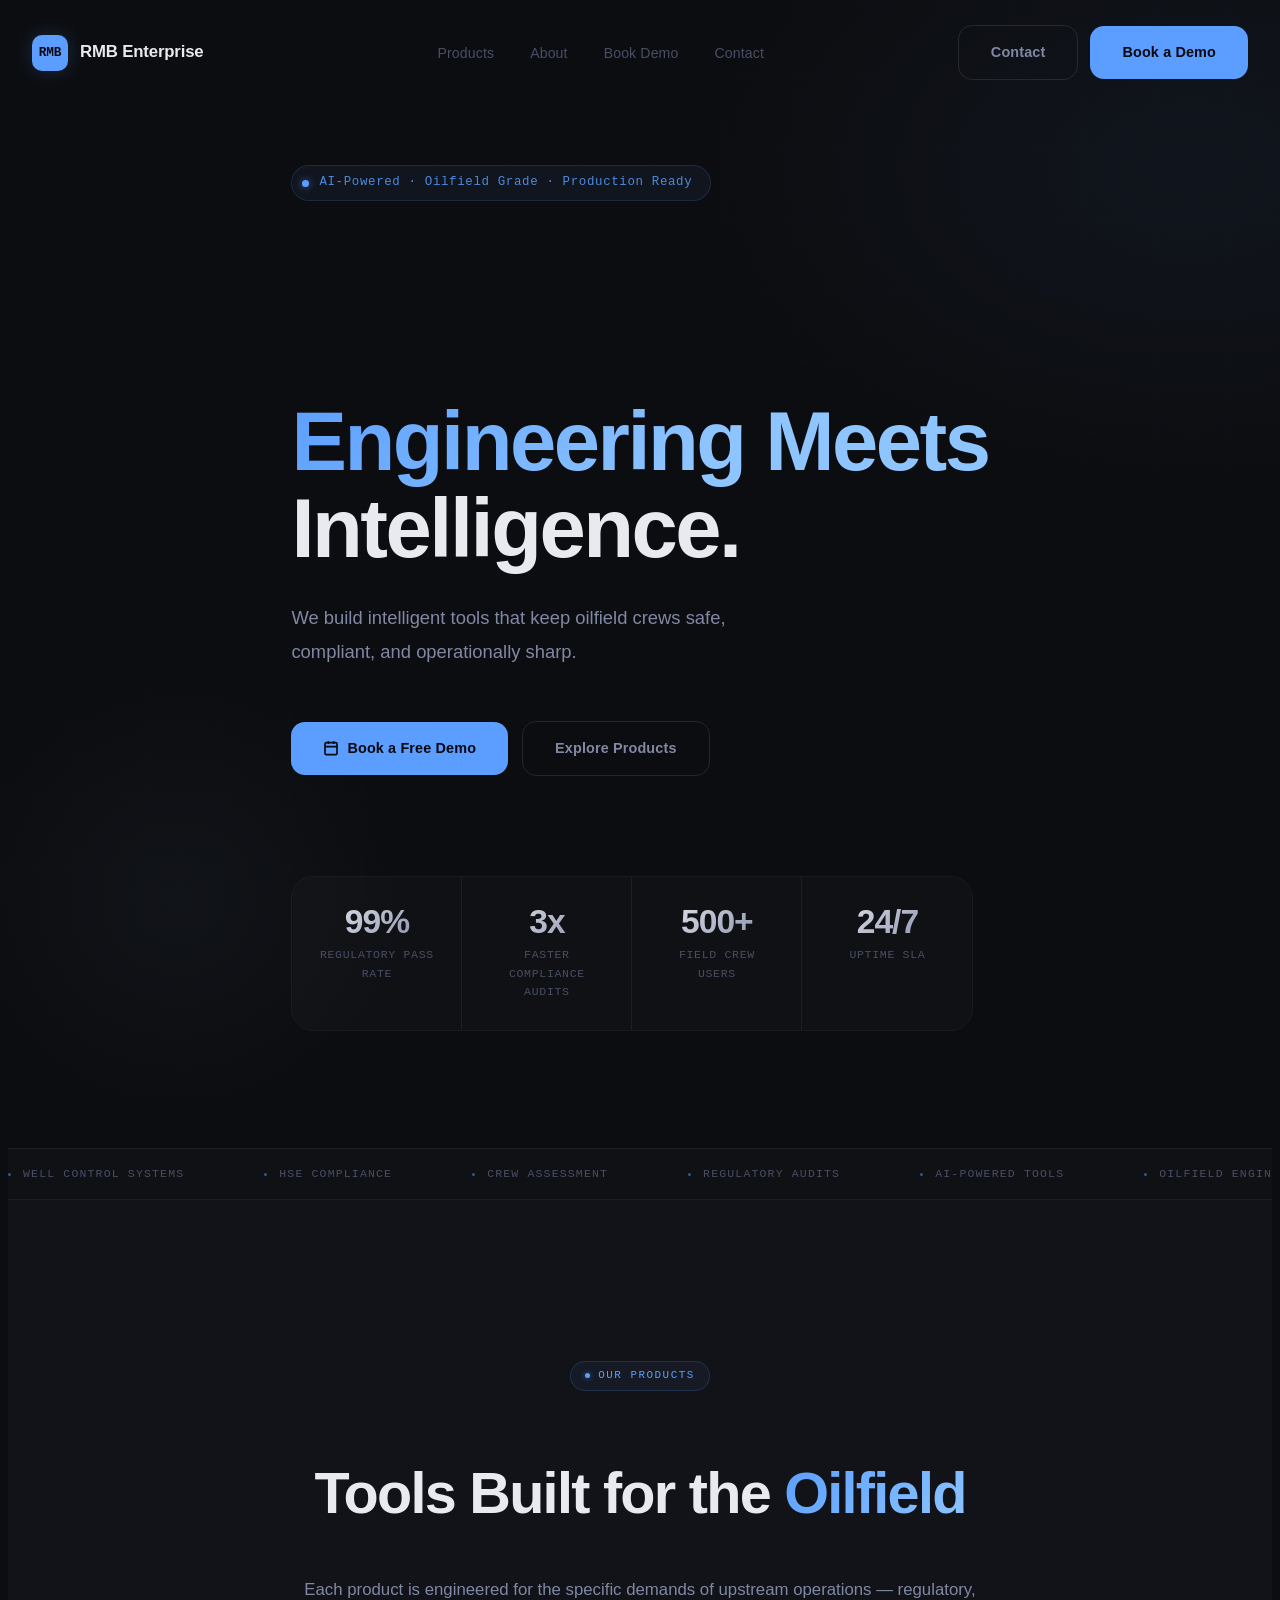
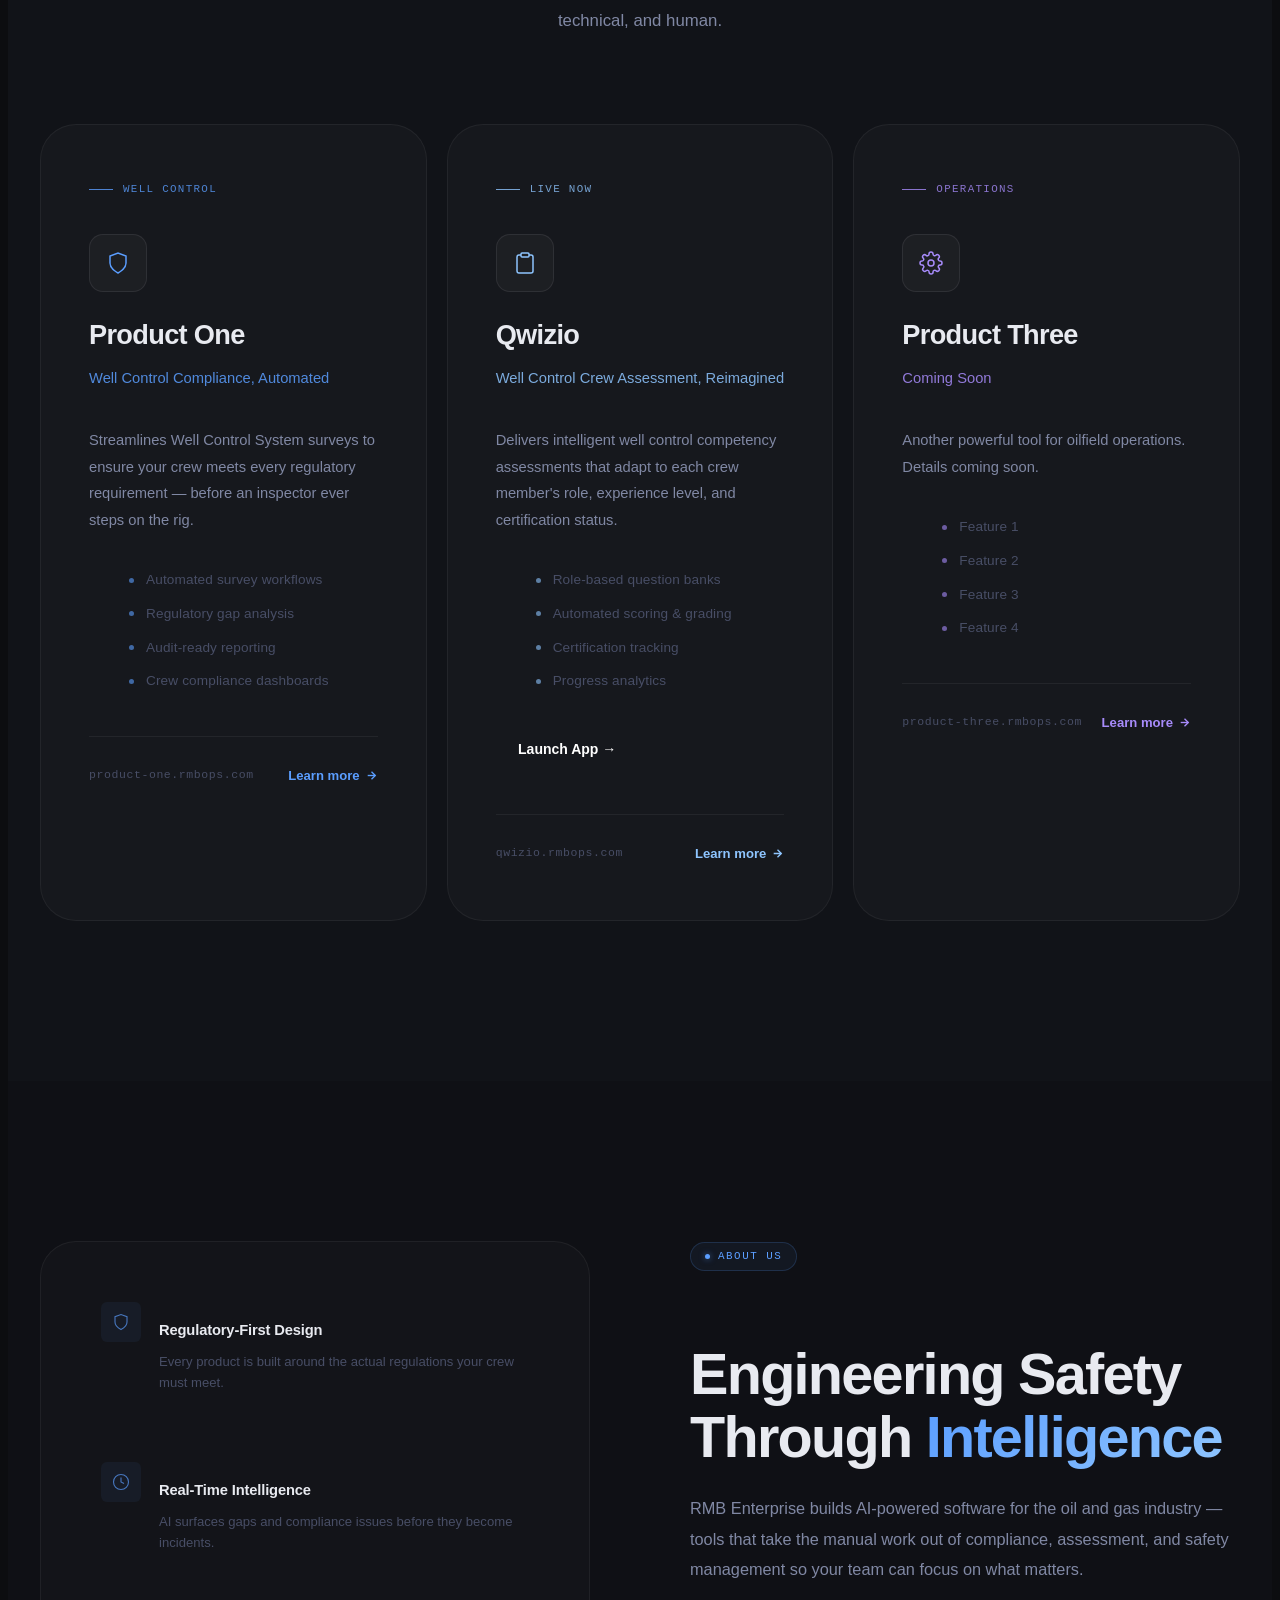
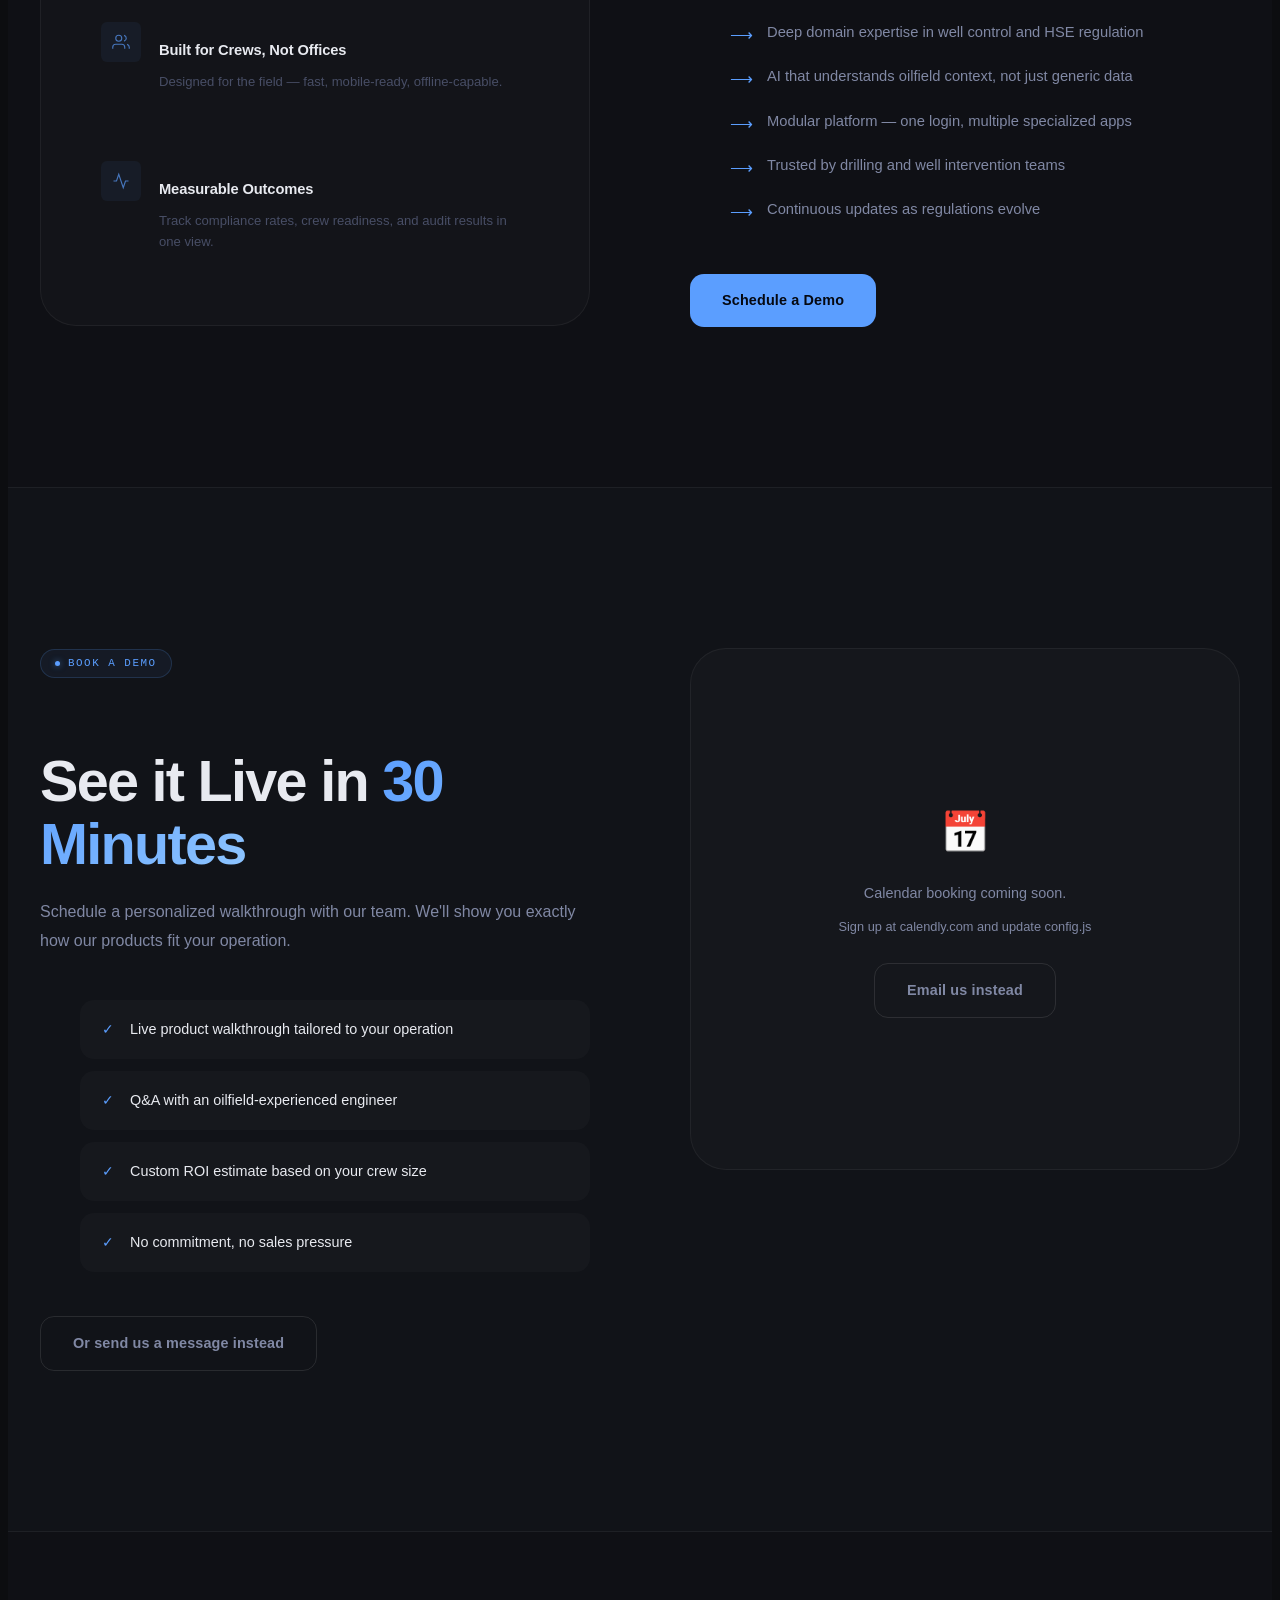
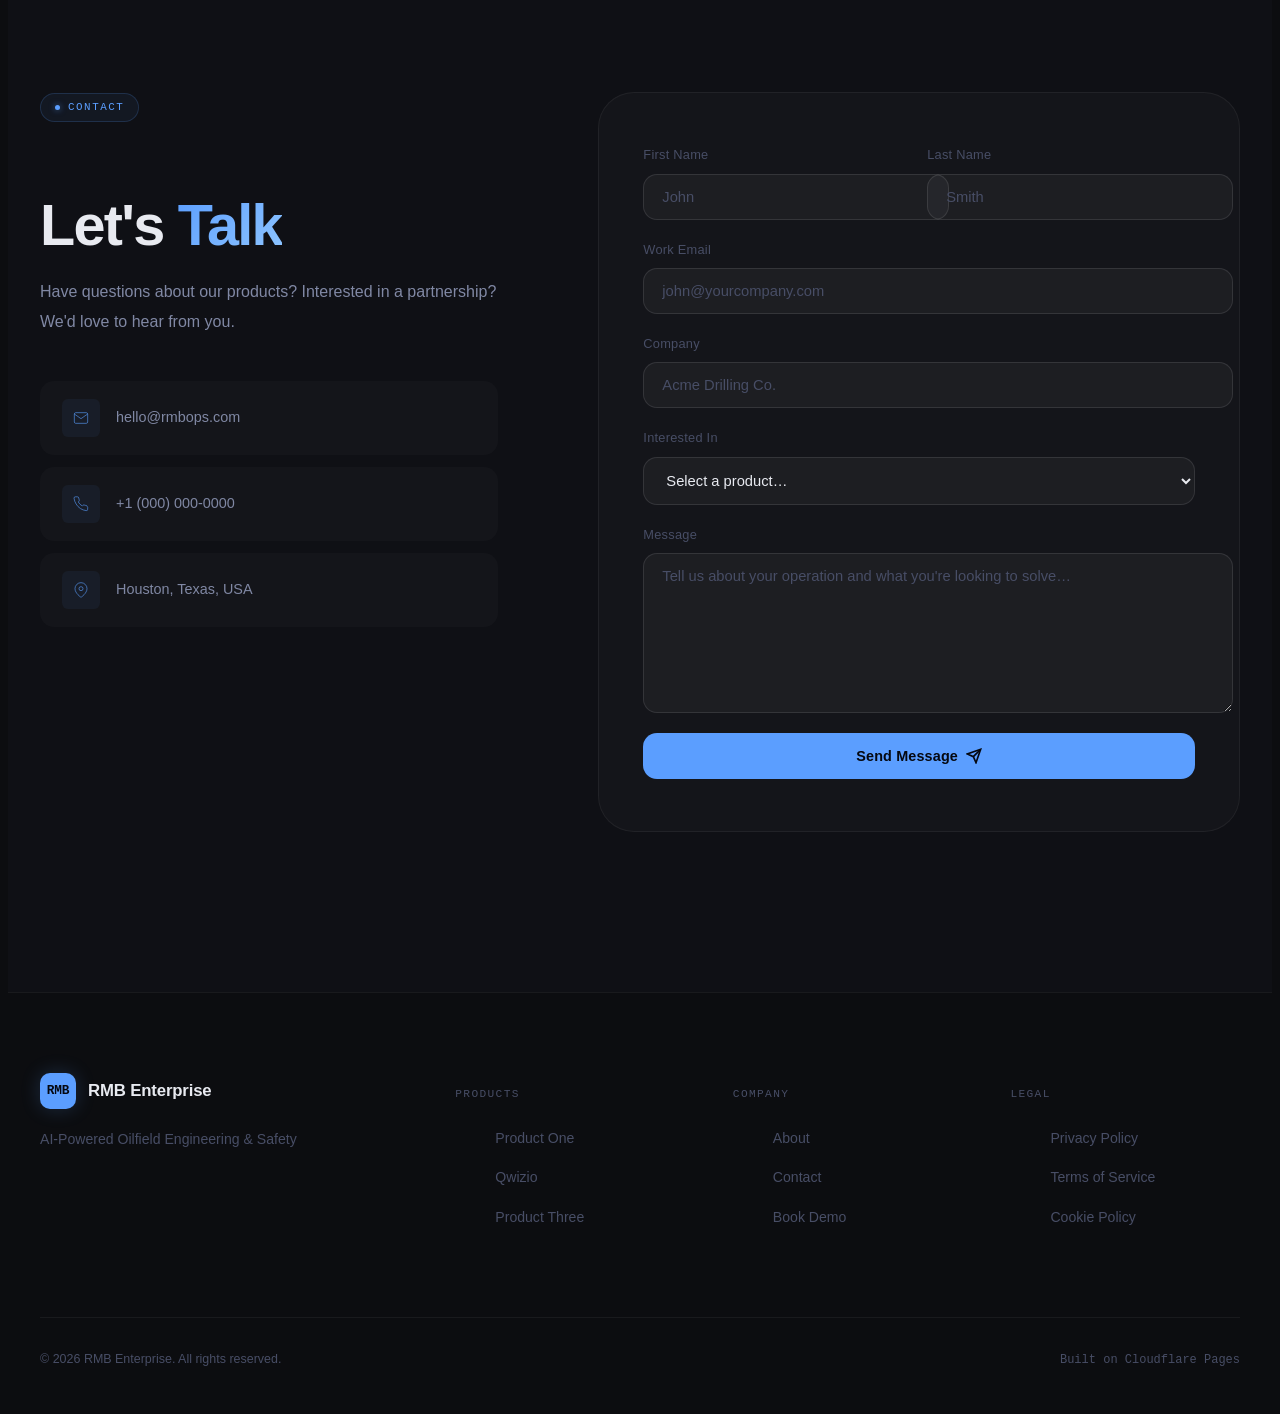
<file: index.html>
<!DOCTYPE html>
<html lang="en">
<head>
  <meta charset="UTF-8"/>
  <meta name="viewport" content="width=device-width, initial-scale=1.0"/>
  <meta name="description" content="RMB Enterprise — AI-Powered Oilfield Engineering & Safety."/>
  <meta name="theme-color" content="#080C0F"/>
  <title>RMB Enterprise</title>
  <link rel="stylesheet" href="css/style.css"/>
  <link rel="preconnect" href="https://fonts.googleapis.com"/>
  <link rel="preconnect" href="https://fonts.gstatic.com" crossorigin/>
</head>
<body>

<!-- NAV -->
<nav id="navbar">
  <div class="container">
    <div class="nav-inner">
      <a href="#" class="nav-logo">
        <div class="nav-logo-mark">RMB</div>
        <span class="nav-logo-name">RMB Enterprise</span>
      </a>
      <ul class="nav-links">
        <li><a href="#products">Products</a></li>
        <li><a href="#about">About</a></li>
        <li><a href="#demo">Book Demo</a></li>
        <li><a href="#contact">Contact</a></li>
      </ul>
      <div class="nav-cta">
        <a href="#contact" class="btn btn-outline">Contact</a>
        <a href="#demo"    class="btn btn-primary">Book a Demo</a>
      </div>
      <button class="hamburger" id="hamburger" aria-label="Open menu">
        <span></span><span></span><span></span>
      </button>
    </div>
  </div>
</nav>

<!-- MOBILE NAV -->
<div class="mobile-nav" id="mobile-nav">
  <button class="mobile-nav-close" id="mobile-nav-close">✕</button>
  <a href="#products">Products</a>
  <a href="#about">About</a>
  <a href="#demo">Book Demo</a>
  <a href="#contact">Contact</a>
  <a href="#demo" class="btn btn-primary">Book a Demo</a>
</div>

<!-- HERO -->
<section id="hero">
  <div class="hero-glow"></div>
  <div class="hero-glow2"></div>
  <div class="container">
    <div class="hero-badge">
      <span class="hero-badge-dot"></span>
      AI-Powered · Oilfield Grade · Production Ready
    </div>
    <h1 class="hero-title">
      <span class="hero-company">RMB Enterprise</span><br>
      <span class="hero-tagline"></span>
      <span class="accent">Engineering Meets</span><br>
      <span>Intelligence.</span>
    </h1>
    <p class="hero-subtitle hero-desc"></p>
    <div class="hero-actions">
      <a href="#demo" class="btn btn-primary">
        <svg width="16" height="16" viewBox="0 0 24 24" fill="none" stroke="currentColor" stroke-width="2.5"><rect x="3" y="4" width="18" height="18" rx="2"/><line x1="16" y1="2" x2="16" y2="6"/><line x1="8" y1="2" x2="8" y2="6"/><line x1="3" y1="10" x2="21" y2="10"/></svg>
        Book a Free Demo
      </a>
      <a href="#products" class="btn btn-outline">Explore Products</a>
    </div>
    <div class="hero-stats"></div>
  </div>
</section>

<!-- TICKER -->
<div class="ticker-wrap">
  <div class="ticker-inner"></div>
</div>

<!-- PRODUCTS -->
<section id="products" class="section">
  <div class="container">
    <div class="section-header fade-up">
      <div class="tag">Our Products</div>
      <h2>Tools Built for the <span class="glow-teal">Oilfield</span></h2>
      <p>Each product is engineered for the specific demands of upstream operations — regulatory, technical, and human.</p>
    </div>
    <div class="products-grid" id="products-grid"></div>
  </div>
</section>

<!-- ABOUT -->
<section id="about" class="section">
  <div class="container">
    <div class="about-grid">
      <div class="about-panel fade-up">
        <div class="about-panel-row">
          <div class="about-panel-icon"><svg viewBox="0 0 24 24"><path d="M12 22s8-4 8-10V5l-8-3-8 3v7c0 6 8 10 8 10z"/></svg></div>
          <div><h4>Regulatory-First Design</h4><p>Every product is built around the actual regulations your crew must meet.</p></div>
        </div>
        <div class="about-panel-row">
          <div class="about-panel-icon"><svg viewBox="0 0 24 24"><circle cx="12" cy="12" r="10"/><polyline points="12 6 12 12 16 14"/></svg></div>
          <div><h4>Real-Time Intelligence</h4><p>AI surfaces gaps and compliance issues before they become incidents.</p></div>
        </div>
        <div class="about-panel-row">
          <div class="about-panel-icon"><svg viewBox="0 0 24 24"><path d="M17 21v-2a4 4 0 0 0-4-4H5a4 4 0 0 0-4 4v2"/><circle cx="9" cy="7" r="4"/><path d="M23 21v-2a4 4 0 0 0-3-3.87"/><path d="M16 3.13a4 4 0 0 1 0 7.75"/></svg></div>
          <div><h4>Built for Crews, Not Offices</h4><p>Designed for the field — fast, mobile-ready, offline-capable.</p></div>
        </div>
        <div class="about-panel-row">
          <div class="about-panel-icon"><svg viewBox="0 0 24 24"><polyline points="22 12 18 12 15 21 9 3 6 12 2 12"/></svg></div>
          <div><h4>Measurable Outcomes</h4><p>Track compliance rates, crew readiness, and audit results in one view.</p></div>
        </div>
      </div>
      <div class="about-content fade-up">
        <div class="tag">About Us</div>
        <h2>Engineering Safety Through <span class="glow-teal">Intelligence</span></h2>
        <p>RMB Enterprise builds AI-powered software for the oil and gas industry — tools that take the manual work out of compliance, assessment, and safety management so your team can focus on what matters.</p>
        <ul class="about-points">
          <li><span>⟶</span> Deep domain expertise in well control and HSE regulation</li>
          <li><span>⟶</span> AI that understands oilfield context, not just generic data</li>
          <li><span>⟶</span> Modular platform — one login, multiple specialized apps</li>
          <li><span>⟶</span> Trusted by drilling and well intervention teams</li>
          <li><span>⟶</span> Continuous updates as regulations evolve</li>
        </ul>
        <a href="#demo" class="btn btn-primary">Schedule a Demo</a>
      </div>
    </div>
  </div>
</section>

<!-- DEMO -->
<section id="demo" class="section">
  <div class="container">
    <div class="demo-inner">
      <div class="demo-content fade-up">
        <div class="tag">Book a Demo</div>
        <h2>See it Live in <span class="glow-teal">30 Minutes</span></h2>
        <p>Schedule a personalized walkthrough with our team. We'll show you exactly how our products fit your operation.</p>
        <ul class="demo-bullets">
          <li><span class="demo-bullet-icon">✓</span><span>Live product walkthrough tailored to your operation</span></li>
          <li><span class="demo-bullet-icon">✓</span><span>Q&amp;A with an oilfield-experienced engineer</span></li>
          <li><span class="demo-bullet-icon">✓</span><span>Custom ROI estimate based on your crew size</span></li>
          <li><span class="demo-bullet-icon">✓</span><span>No commitment, no sales pressure</span></li>
        </ul>
        <a href="#contact" class="btn btn-outline">Or send us a message instead</a>
      </div>
      <div class="calendly-frame"></div>
    </div>
  </div>
</section>

<!-- CONTACT -->
<section id="contact" class="section">
  <div class="container">
    <div class="contact-grid">
      <div class="contact-info fade-up">
        <div class="tag">Contact</div>
        <h2>Let's <span class="glow-teal">Talk</span></h2>
        <p>Have questions about our products? Interested in a partnership? We'd love to hear from you.</p>
        <div class="contact-links">
          <a href="#" class="contact-link" id="contact-email-link">
            <div class="contact-link-icon"><svg viewBox="0 0 24 24"><path d="M4 4h16c1.1 0 2 .9 2 2v12c0 1.1-.9 2-2 2H4c-1.1 0-2-.9-2-2V6c0-1.1.9-2 2-2z"/><polyline points="22,6 12,13 2,6"/></svg></div>
            <span class="contact-email">hello@rmbops.com</span>
          </a>
          <a href="#" class="contact-link">
            <div class="contact-link-icon"><svg viewBox="0 0 24 24"><path d="M22 16.92v3a2 2 0 0 1-2.18 2 19.79 19.79 0 0 1-8.63-3.07A19.5 19.5 0 0 1 4.69 12 19.79 19.79 0 0 1 1.61 3.4 2 2 0 0 1 3.6 1.21h3a2 2 0 0 1 2 1.72c.127.96.361 1.903.7 2.81a2 2 0 0 1-.45 2.11L7.91 8.96a16 16 0 0 0 6 6l.96-.96a2 2 0 0 1 2.11-.45 12.84 12.84 0 0 0 2.81.7A2 2 0 0 1 21.5 16z"/></svg></div>
            <span class="contact-phone">+1 (000) 000-0000</span>
          </a>
          <a href="#" class="contact-link">
            <div class="contact-link-icon"><svg viewBox="0 0 24 24"><path d="M21 10c0 7-9 13-9 13s-9-6-9-13a9 9 0 0 1 18 0z"/><circle cx="12" cy="10" r="3"/></svg></div>
            <span class="contact-address">Houston, Texas, USA</span>
          </a>
        </div>
      </div>
      <div class="contact-form-wrap fade-up">
        <form id="contact-form" novalidate>
          <div class="form-row">
            <div class="form-group"><label>First Name</label><input type="text" name="firstName" placeholder="John" required/></div>
            <div class="form-group"><label>Last Name</label><input type="text" name="lastName" placeholder="Smith" required/></div>
          </div>
          <div class="form-group"><label>Work Email</label><input type="email" name="email" placeholder="john@yourcompany.com" required/></div>
          <div class="form-group"><label>Company</label><input type="text" name="company" placeholder="Acme Drilling Co."/></div>
          <div class="form-group">
            <label>Interested In</label>
            <select name="product">
              <option value="">Select a product…</option>
              <option value="product-one">Product One — Well Control Compliance</option>
              <option value="product-two">Product Two — Crew Assessment</option>
              <option value="both">Both products</option>
              <option value="other">Other / General Inquiry</option>
            </select>
          </div>
          <div class="form-group"><label>Message</label><textarea name="message" placeholder="Tell us about your operation and what you're looking to solve…"></textarea></div>
          <button type="submit" class="btn btn-primary" id="form-submit" style="width:100%;justify-content:center;">
            Send Message
            <svg width="16" height="16" viewBox="0 0 24 24" fill="none" stroke="currentColor" stroke-width="2.5"><line x1="22" y1="2" x2="11" y2="13"/><polygon points="22 2 15 22 11 13 2 9 22 2"/></svg>
          </button>
          <div id="form-status" class="form-status"></div>
        </form>
      </div>
    </div>
  </div>
</section>

<!-- FOOTER -->
<footer>
  <div class="container">
    <div class="footer-grid">
      <div class="footer-brand">
        <a href="#" class="nav-logo">
          <div class="nav-logo-mark">RMB</div>
          <span class="footer-company-name">RMB Enterprise</span>
        </a>
        <p class="footer-tagline">AI-Powered Oilfield Engineering & Safety</p>
      </div>
      <div class="footer-col">
        <h4>Products</h4>
        <ul class="footer-links footer-product-links"></ul>
      </div>
      <div class="footer-col">
        <h4>Company</h4>
        <ul class="footer-links">
          <li><a href="#about">About</a></li>
          <li><a href="#contact">Contact</a></li>
          <li><a href="#demo">Book Demo</a></li>
        </ul>
      </div>
      <div class="footer-col">
  <h4>Legal</h4>
  <ul class="footer-links">
    <li><a href="legal.html#privacy">Privacy Policy</a></li>
    <li><a href="legal.html#terms">Terms of Service</a></li>
    <li><a href="legal.html#cookie">Cookie Policy</a></li>
  </ul>
</div>
    </div>
    <div class="footer-bottom">
      <span>&copy; <span class="footer-year">2025</span> <span class="footer-copy-name">RMB Enterprise</span>. All rights reserved.</span>
      <span style="font-family:var(--font-mono);font-size:0.75rem;">Built on Cloudflare Pages</span>
    </div>
  </div>
</footer>

<script src="js/config.js"></script>
<script src="js/main.js"></script>
</body>
</html>
</file>
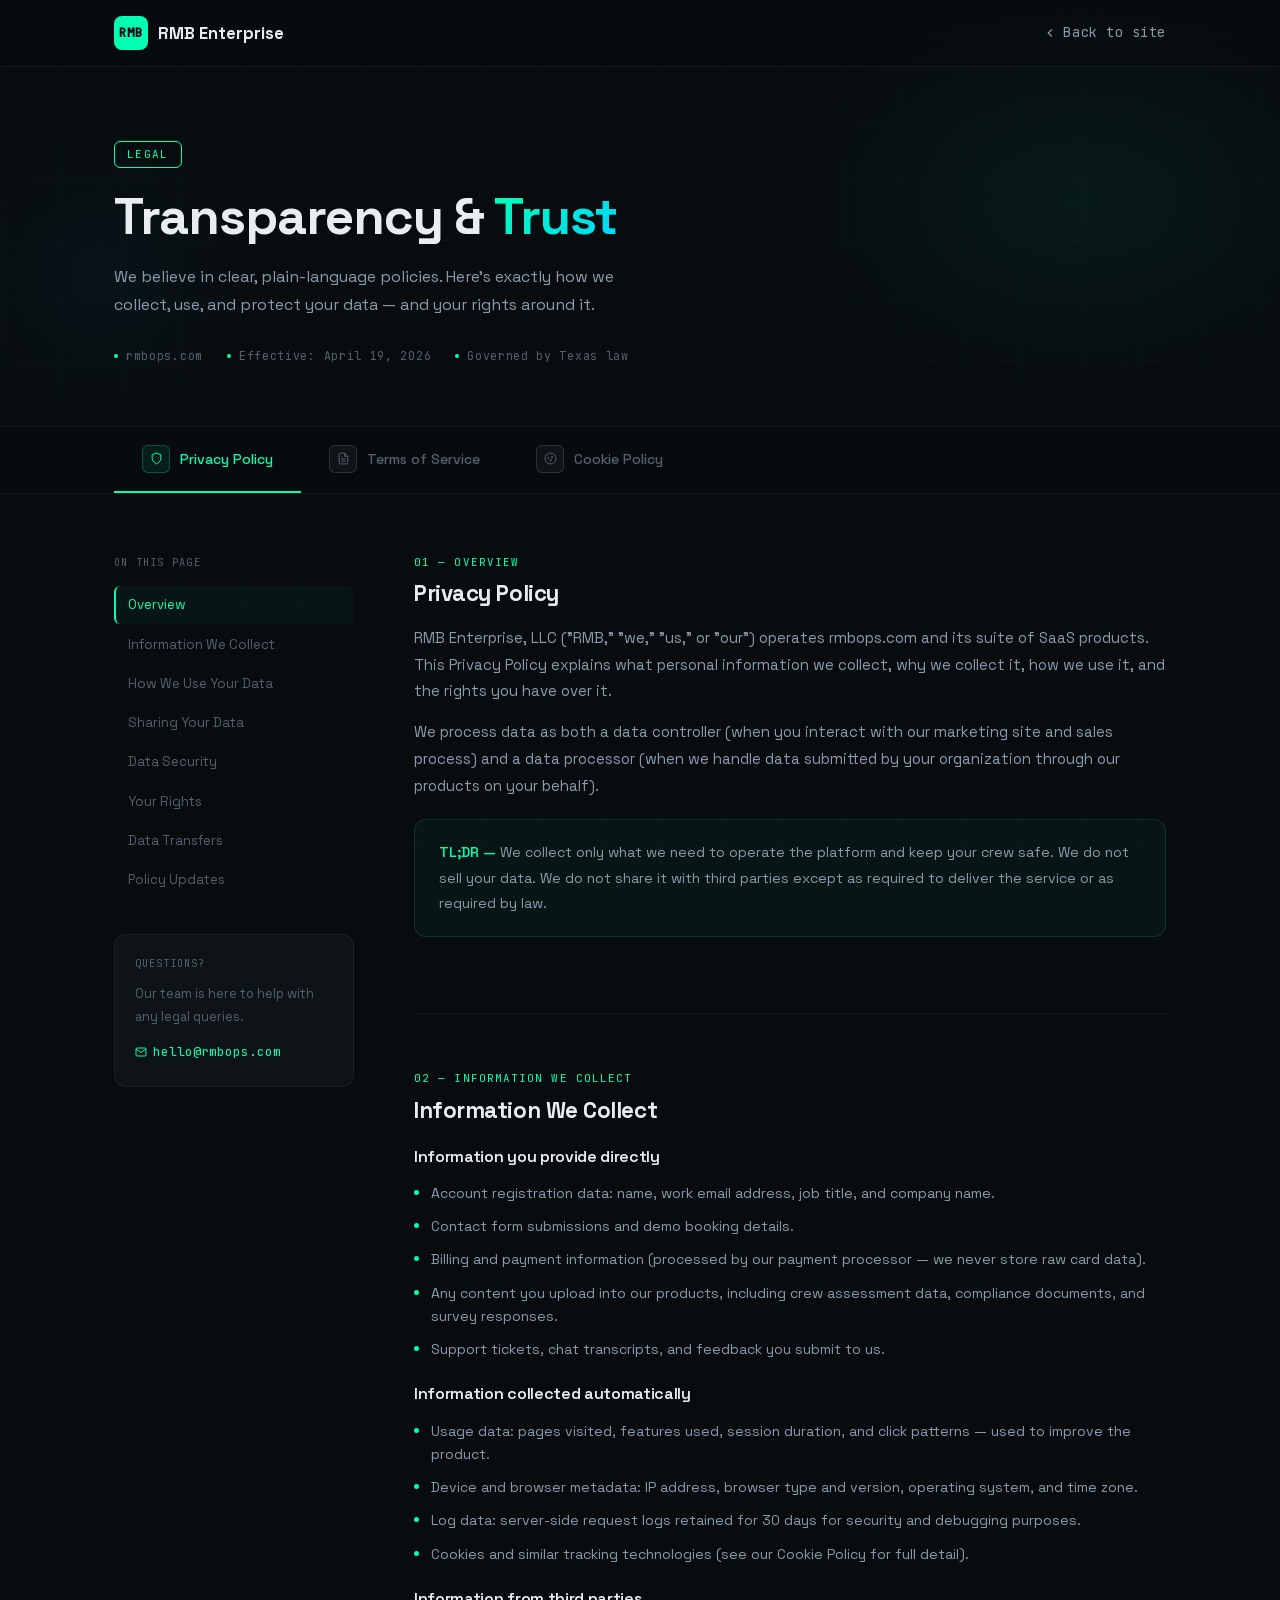
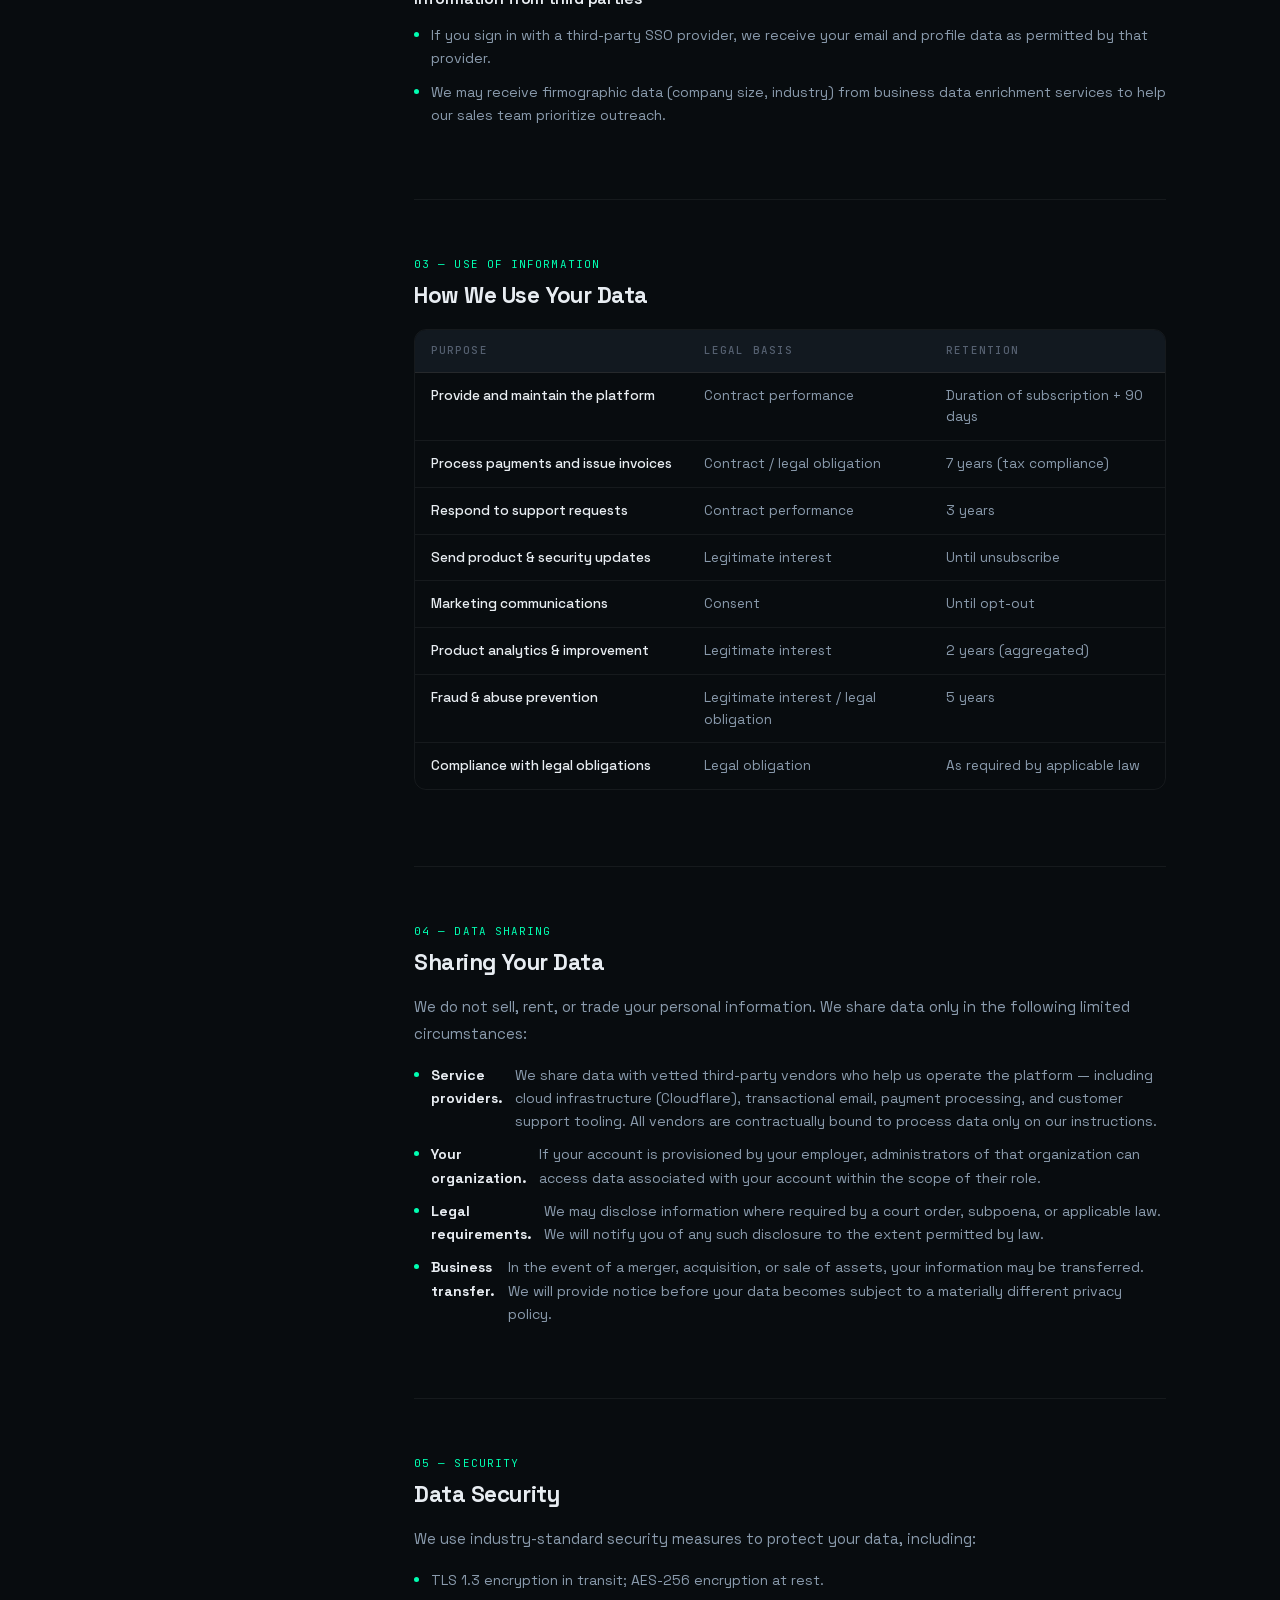
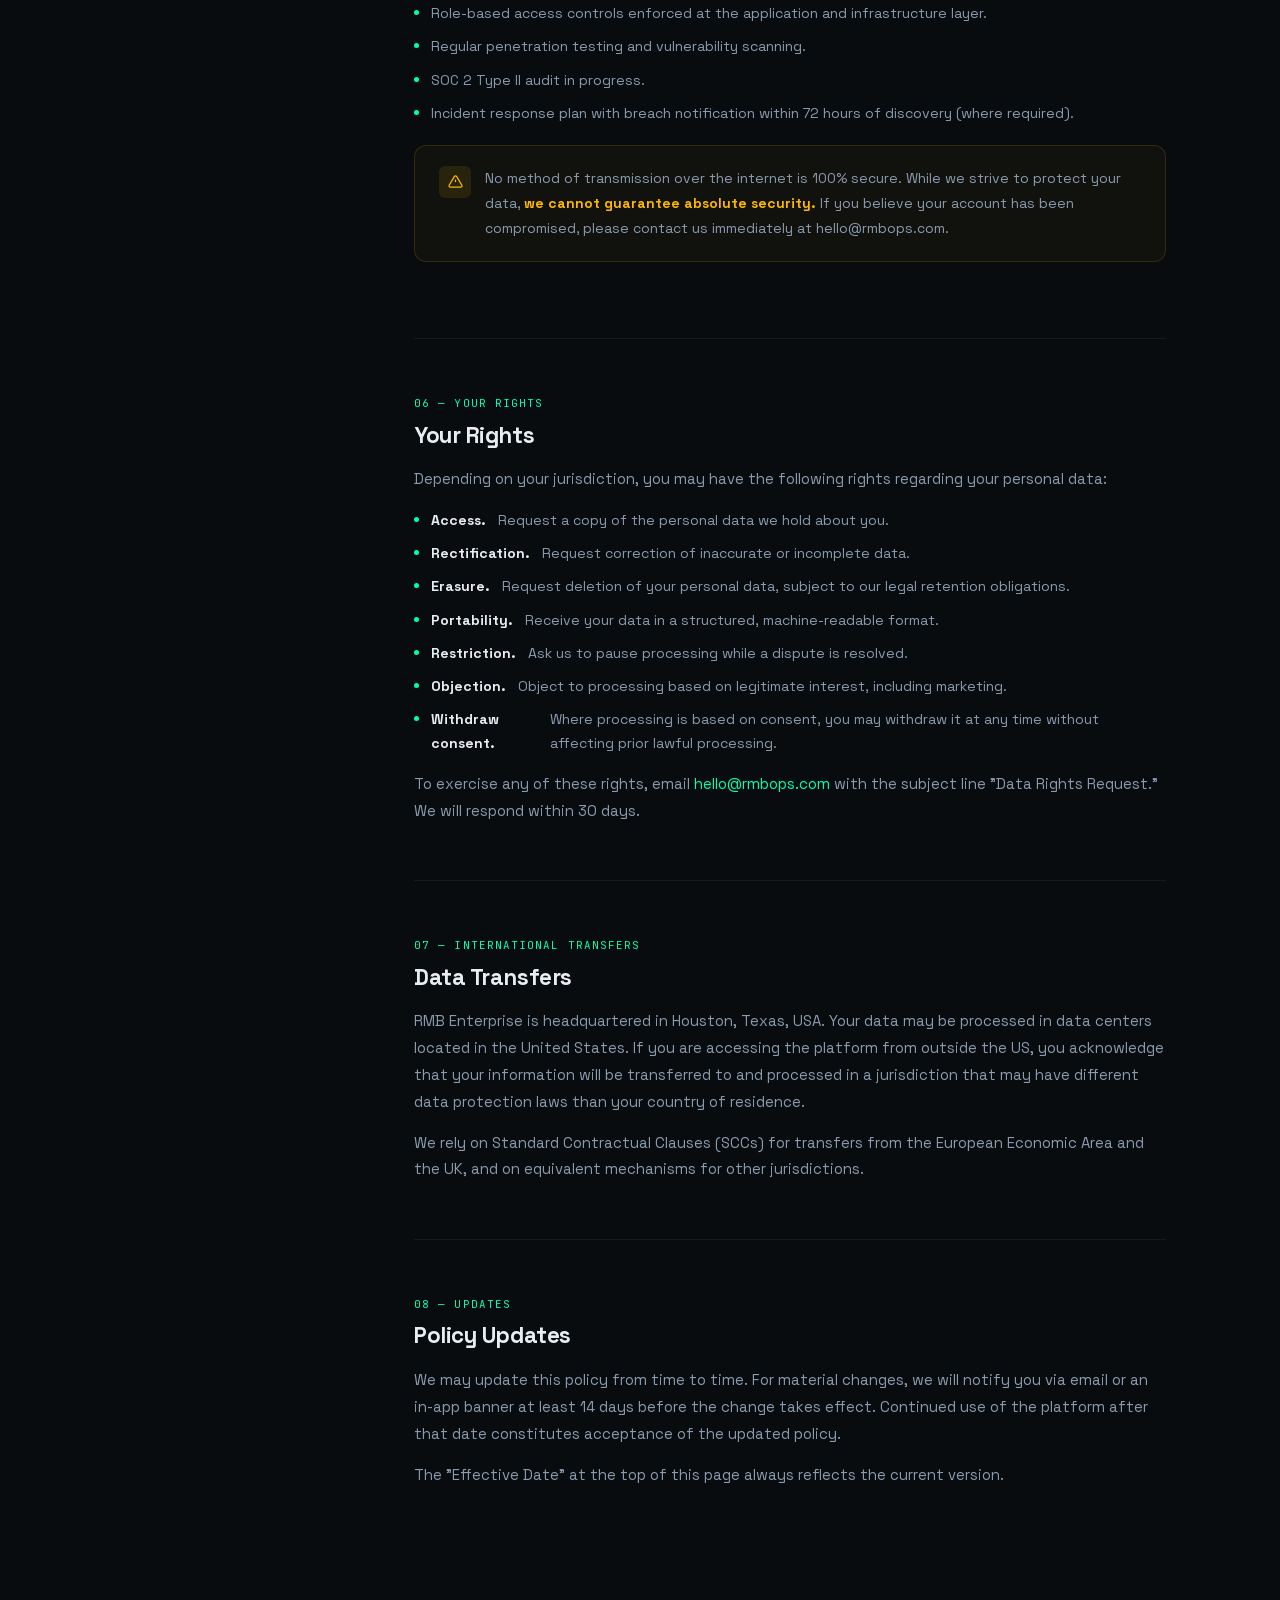
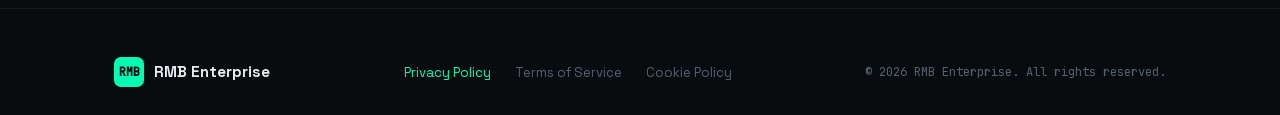
<file: legal.html>
<!DOCTYPE html>
<html>
<head>
  <meta charset="utf-8">
  <title>Legal — RMB Enterprise</title>
  <style>
    * { margin: 0; padding: 0; box-sizing: border-box; }
    body { background: #080C0F; display: flex; align-items: center; justify-content: center; min-height: 100vh; font-family: -apple-system, BlinkMacSystemFont, sans-serif; }
    #__bundler_loading { position: fixed; bottom: 20px; right: 20px; font: 13px/1.4 -apple-system, BlinkMacSystemFont, sans-serif; color: #666; background: #fff; padding: 8px 14px; border-radius: 8px; box-shadow: 0 1px 4px rgba(0,0,0,0.12); z-index: 10000; }
    #__bundler_thumbnail { position: fixed; inset: 0; width: 100%; height: 100%; display: flex; align-items: center; justify-content: center; background: #080C0F; z-index: 9999; }
    #__bundler_thumbnail svg { width: 100%; height: 100%; object-fit: contain; }
    #__bundler_placeholder { color: #999; font-size: 14px; }
  </style>
  <noscript>
    <style>#__bundler_loading { display: none; }</style>
    <div style="position:fixed;bottom:12px;left:12px;font:13px/1.4 -apple-system,BlinkMacSystemFont,sans-serif;color:#999;background:rgba(255,255,255,0.9);padding:6px 12px;border-radius:6px;box-shadow:0 1px 4px rgba(0,0,0,0.08);z-index:10000;">
      This page requires JavaScript to display.
    </div>
  </noscript>
</head>
<body>
  <div id="__bundler_thumbnail">
    <svg viewBox="0 0 120 80" xmlns="http://www.w3.org/2000/svg">
      <rect width="120" height="80" fill="#080C0F"></rect>
      <!-- Grid lines -->
      <line x1="0" y1="20" x2="120" y2="20" stroke="rgba(0,255,178,0.08)" stroke-width="0.5"></line>
      <line x1="0" y1="40" x2="120" y2="40" stroke="rgba(0,255,178,0.08)" stroke-width="0.5"></line>
      <line x1="0" y1="60" x2="120" y2="60" stroke="rgba(0,255,178,0.08)" stroke-width="0.5"></line>
      <line x1="30" y1="0" x2="30" y2="80" stroke="rgba(0,255,178,0.08)" stroke-width="0.5"></line>
      <line x1="60" y1="0" x2="60" y2="80" stroke="rgba(0,255,178,0.08)" stroke-width="0.5"></line>
      <line x1="90" y1="0" x2="90" y2="80" stroke="rgba(0,255,178,0.08)" stroke-width="0.5"></line>
      <!-- Logo mark -->
      <rect x="50" y="14" width="20" height="20" rx="3" fill="#00FFB2"></rect>
      <text x="60" y="28" text-anchor="middle" font-size="8" font-weight="800" fill="#050810" font-family="monospace">RMB</text>
      <!-- Doc lines -->
      <rect x="20" y="44" width="36" height="3" rx="1.5" fill="rgba(255,255,255,0.15)"></rect>
      <rect x="20" y="51" width="28" height="2" rx="1" fill="rgba(255,255,255,0.07)"></rect>
      <rect x="20" y="57" width="32" height="2" rx="1" fill="rgba(255,255,255,0.07)"></rect>
      <rect x="64" y="44" width="36" height="3" rx="1.5" fill="rgba(0,255,178,0.3)"></rect>
      <rect x="64" y="51" width="28" height="2" rx="1" fill="rgba(255,255,255,0.07)"></rect>
      <rect x="64" y="57" width="32" height="2" rx="1" fill="rgba(255,255,255,0.07)"></rect>
    </svg>
  </div>
  <div id="__bundler_loading">Unpacking...</div>

  <script>
    
document.addEventListener('DOMContentLoaded', async function() {
  const loading = document.getElementById('__bundler_loading');
  function setStatus(msg) { if (loading) loading.textContent = msg; }

  // Error sink persists across replaceWith since it's on window, not the DOM.
  window.addEventListener('error', function(e) {
    var p = document.body || document.documentElement;
    var d = document.getElementById('__bundler_err') || p.appendChild(document.createElement('div'));
    d.id = '__bundler_err';
    d.style.cssText = 'position:fixed;bottom:12px;left:12px;right:12px;font:12px/1.4 ui-monospace,monospace;background:#2a1215;color:#ff8a80;padding:10px 14px;border-radius:8px;border:1px solid #5c2b2e;z-index:99999;white-space:pre-wrap;max-height:40vh;overflow:auto';
    d.textContent = (d.textContent ? d.textContent + String.fromCharCode(10) : '') +
      '[bundle] ' + (e.message || e.type) +
      (e.filename ? ' (' + e.filename.slice(0, 60) + ':' + e.lineno + ')' : '');
  }, true);

  try {
    const manifestEl = document.querySelector('script[type="__bundler/manifest"]');
    const templateEl = document.querySelector('script[type="__bundler/template"]');
    if (!manifestEl || !templateEl) {
      setStatus('Error: missing bundle data');
      console.error('[bundler] Missing script tags — manifestEl:', !!manifestEl, 'templateEl:', !!templateEl);
      return;
    }

    const manifest = JSON.parse(manifestEl.textContent);
    let template = JSON.parse(templateEl.textContent);

    const uuids = Object.keys(manifest);
    setStatus('Unpacking ' + uuids.length + ' assets...');

    const blobUrls = {};
    await Promise.all(uuids.map(async (uuid) => {
      const entry = manifest[uuid];
      try {
        const binaryStr = atob(entry.data);
        const bytes = new Uint8Array(binaryStr.length);
        for (let i = 0; i < binaryStr.length; i++) bytes[i] = binaryStr.charCodeAt(i);

        let finalBytes = bytes;
        if (entry.compressed) {
          if (typeof DecompressionStream !== 'undefined') {
            const ds = new DecompressionStream('gzip');
            const writer = ds.writable.getWriter();
            const reader = ds.readable.getReader();
            writer.write(bytes);
            writer.close();
            const chunks = [];
            let totalLen = 0;
            while (true) {
              const { done, value } = await reader.read();
              if (done) break;
              chunks.push(value);
              totalLen += value.length;
            }
            finalBytes = new Uint8Array(totalLen);
            let offset = 0;
            for (const chunk of chunks) { finalBytes.set(chunk, offset); offset += chunk.length; }
          } else {
            console.warn('DecompressionStream not available, asset ' + uuid + ' may not render');
          }
        }

        blobUrls[uuid] = URL.createObjectURL(new Blob([finalBytes], { type: entry.mime }));
      } catch (err) {
        console.error('Failed to decode asset ' + uuid + ':', err);
        blobUrls[uuid] = URL.createObjectURL(new Blob([], { type: entry.mime }));
      }
    }));

    const extResEl = document.querySelector('script[type="__bundler/ext_resources"]');
    const extResources = extResEl ? JSON.parse(extResEl.textContent) : [];
    const resourceMap = {};
    for (const entry of extResources) {
      if (blobUrls[entry.uuid]) resourceMap[entry.id] = blobUrls[entry.uuid];
    }

    setStatus('Rendering...');
    for (const uuid of uuids) template = template.split(uuid).join(blobUrls[uuid]);

    // Strip integrity + crossorigin — blob URLs from a file:// document inherit
    // a null origin, so crossorigin forces a CORS fetch that SRI then rejects.
    // The manifest bytes are ours; SRI protects against CDN compromise, not this.
    template = template.replace(/\s+integrity="[^"]*"/gi, '').replace(/\s+crossorigin="[^"]*"/gi, '');

    const resourceScript = '<script>window.__resources = ' +
      JSON.stringify(resourceMap).split('</' + 'script>').join('<\\/' + 'script>') +
      ';</' + 'script>';
    // Inject after <head> so the DOCTYPE stays first; prepending the script
    // would push the parser into quirks mode. DOMParser always emits a <head>
    // (synthesizing one if the source HTML omitted it) but may carry
    // attributes through, so match the full opening tag. slice() rather than
    // replace() keeps us clear of $-pattern substitution in resourceScript.
    const headOpen = template.match(/<head[^>]*>/i);
    if (headOpen) {
      const i = headOpen.index + headOpen[0].length;
      template = template.slice(0, i) + resourceScript + template.slice(i);
    }

    // Parse the template and swap the root element. Scripts inserted via
    // DOMParser/replaceWith are inert per spec — re-create each with
    // createElement so they execute, awaiting onload for src scripts to
    // preserve ordering (React before ReactDOM before Babel before text/babel).
    const doc = new DOMParser().parseFromString(template, 'text/html');
    document.documentElement.replaceWith(doc.documentElement);
    const dead = Array.from(document.scripts);
    for (const old of dead) {
      const s = document.createElement('script');
      for (const a of old.attributes) s.setAttribute(a.name, a.value);
      s.textContent = old.textContent;
      // text/babel scripts with a src: fetch and inline. transformScriptTags
      // does XHR against the src, but blob:null/ from a file:// origin is
      // silently dropped. Inlining makes it a plain inline babel script,
      // which transformScriptTags handles unconditionally.
      if ((s.type === 'text/babel' || s.type === 'text/jsx') && s.src) {
        const r = await fetch(s.src);
        s.textContent = await r.text();
        s.removeAttribute('src');
      }
      const p = s.src ? new Promise(function(r) { s.onload = s.onerror = r; }) : null;
      old.replaceWith(s);
      if (p) await p;
    }
    // Babel standalone auto-transforms type=text/babel on DOMContentLoaded,
    // which fired before we swapped the document. Trigger manually if present.
    if (window.Babel && typeof window.Babel.transformScriptTags === 'function') {
      window.Babel.transformScriptTags();
    }
  } catch (err) {
    setStatus('Error unpacking: ' + err.message);
    console.error('Bundle unpack error:', err);
  }
});

  </script>

  <script type="__bundler/manifest">
{"5adb2745-d368-4c19-9d8c-472bb23181df":{"mime":"font/woff2","compressed":false,"data":"d09GMgABAAAAAAaAABIAAAAADMwAAAYdAAEAAAAAAAAAAAAAAAAAAAAAAAAAAAAAGhwbHhwoBmA/U1RBVIEgJx4AdC9MEQgKhGSEAAsgADCDOgE2AiQDOgQgBYdGB4EUGw8LIxEmZHIexT8PYyJTH6s540K0vrtCWaIRpUzRCqKVgSh/33L3iSgiBkN7EeGRTTw85UW9X5WkwZF7tJBx0g3Cac+S8lfO/UPNN4h5WrZiW1TT4nbixDB3vt1UJciEG0hoUc5XuE5OKAqYvtaSRANO3rv/tVb/oBJpOuAlQEikTDqxv3uuFVOLvC6aVeM2NBS8cplGyFpZ1RkosWs55KTlc8eza3siAl1ACKUQAiHQNt10sd4GuaWgrYCaBYG2BSwg+XhrehjdJgND8D69SDvFvJJ0SaoENkV7xx5CYy2QaJlypoYnsMkAPC/FV/nf/18l/xv+I3HLBzdAWiC9jZFSCE0J41WYJ514oKBNBfgC5g2oGAkHKYX4m64rCymGIJCRooirSE8jQTTyiPQ9eWRhKi992skqVhXL+JV4UY6QEupjD/kvCxDK5z0YGrfsUuYfjQABEjLGywLjFfYCxhrKkp6RtW15IVJxX/GqZtFR9xYv+VOTr9mDrLim6l1byfqVJkoNXD8wlMSObPvNzPMA8Z3LC1Fgye9EyU1t3ajeKV/0ouFvFf28Uc0aAFTMxI2vwyuYB/LI0nGFPCarIoFtH26NnJutwaDVGtvSGVcYdspesU+v3O/QbmfPzu7tHdrb7drZ4XZNXOZIT22Xzs43p62V1+jtlPa+RKF29nemThriq+VTHyptQ6/tohdnqz1JbrycqAhyXp5FwA7W7VX2SKwGSG1E8pK76a3obHdqBHfonTUF3dXlucvtvs1Ut/Riq65Z+8UuZplnbnU/fatmyRfuLTahevtXfMialNlPz9X/YX3InZN1V/ntv2xl9fH+Gb86qqYJLNra50g5J2upIRzN0xyo0D3qQtfKj1t9XaT8rESJ6ybu9LkNJawTt6qkiGNea49QPzW14hy0e31NVBe27G5oFYUxg8LWJGts5vWrF0paN+m3r3OTKE3cKtUl/f/Q7mGP2k5J586AC0sfsZ/fJqmhuexCb91FDp6iZVMw9iWPzIoCKsOr9vYZLLghRbwLVBcQqPRmiqA+W6WAF7VYHpYhLZAfRTC38fLpba1zkz3/fkJgOQOwAphoujlWtLr9iCy7Y75/D3hxLRCa5o4YDnxx12XKnZdW8xwffa+T/9X0zlV0njyBweD9owcOHTh2n2FAHud8JQFzrt7/+PFb/z9+gWrZar9mPtORGfJlWLMw08XUJbNw2BcFN+w8BazvOcvp4+Mp5iNjx1grXfjjDbHQaFsg8w865aWZ4azb//nbiNW3z4b6lWXDvMxevjRbMMxufnvrnJ7/1lsG0vtsanX9+SbPe/OT9sQyyFJH9kETE422CTL/oF3y9OVK9Wbrjx9/R6z//fyuo5Ut5m+n812WtPPX1f3j+dVpxvMf596UQ+OTJw8cE9QsU6n8/++JyywnhmlHJyTGRcv8uMT4qDEJzQr540cu0xiSTHmWWpVIKad0lsb3l+Z/vrOp/vwBvcnwHyCQVlAf85sVNRjFf9NWy18C3rm8vQl45/bFz16aW+emiPwoKgkEn2Z12skn6P/wOYSJ9u20WvUMBf5uUN0zHgEAfC7Aq05gYJ5slpyeTTp6nK8bR9HC08mZwDA9FZj043fMVosnsbBYXIGlqXEcVhaJTRL7VojxmYJuNLHQj9+x1PUvVpp+xYaxPsaO5dyLXcs4DXuWsAX2rWQiDnS1/[base64]/MIvgz1kYfbtt2aVWaAAAAAA="},"1a7cf99e-5ab1-4d09-b5a9-73510e6a0b57":{"mime":"font/woff2","compressed":false,"data":"d09GMgABAAAAACK8ABIAAAAARmAAACJTAAEAAAAAAAAAAAAAAAAAAAAAAAAAAAAAGoE1G4JgHIFaBmA/U1RBVIEgJx4AgkwvTBEICrporgMLggoAMKw6ATYCJAOEBAQgBYdGB4kHG7Q9RQdy2DiAAS7vZkS1alhU/18T1IqxA6flgFcrUbKj5VbNnlXLwaeDwbp1QnuC56gjzYrVYUfM09q5suLaHUkQV50dVYOIj26jU47IlZS6HX26O7S6VQJNqV6RcRcvsUAQII6oCK8Iu2mJiGj0lbNNfv915sno33zICElmoYK1snoO9x4ZgoQycWQEkjCsiF3igH/+3aw/UUIgZoRc8CIaKNsy7I6Id8U6+0QMmicmH98m2lGjQsWg7fC4rX/GRXlV6hVOVBAYeQzG3oA5QhhREzZSDsy8ai/KX1lexQ/5fdfe77h/t2zmAwnMQNS8XJNTe71y53BmES9PtGhcdjddmYF5Hvnplektv8fZF9WsH3X2PpAUWbLj5IgLgGPnKbJze4ety/rXAlKO0AEFDOJ5270/ol1gXWCBR5AATa2Byydp0/756aEcCuM5BMYhlMWoWVg4td0VrEW873we4D6NuDiaDTigbNtFBA01zRucdKtyYsbau/Ylw818WV/15quCBtElSPDFNq1gu4PrCh3/MpoYAQSwsw76HuYAm+/vVdX1P0E4ga5gKphK+cI7pGsY08qWYSxrnz7wBZKfn7QAUHJA0XQIi76AKhdQ8l3pcEVabVO+qBTbaVJKLWMrU+3rlnFM5vD81z3j5r+Di4FRsw+auZu0mKdlKUaQMGUyVONOtki2UuHREIwdOn6N/8daxcfsuGwuatyWeAwS/gwJkdjWvc6rQxDIip5TBBqvgGEfo3k41TziVqCQURGjeeJomYwOU85jm4boTuboAdboYY7oce7oWUH6BOQ8ntYQfVacvgoY0dfqpO+CXMAEMVsE4p6jwRAtBMjDAsYwo7OnQYAkVH73x/BEilZ+blxNESQAvZluhQoTgXIeUkRVxjGF8DLSwUESHtwWNyzRJAk/[base64]/XQrt3NkLBbDjrxUAhqhKs4FmW58BDoVsfRjr5wUbvADuEpLxcA3+InD9OYUneed/t3RYLicB6caBoZ2AA0QPSbb8Ld9LNwoAP4UV0fShXsyLIFJsKsoELhEAFwAyiX08YjfBmpGPiKIvOjM4Ga/[base64]/ZmXqMWpSfEZjbLIXB2itDYzSd/[base64]/YinG4ORL87FBYMTLXVopGhcgEZEIKcLXGWutmZpar5GrCYnhDLpnbWW/[base64]/FgCDu3DCtcQlJxIOaPQWKyljgchl+QISGb2EaiH9jpyGspB/[base64]/9MkIxnJSJaMQtolPeoAty1C/EUnxj7AJY+EkgODAAQvrI5icbygXFvfi4X0tf0GbIu0p4CRIdjfHrI3z/X73HO6eL27LHWKKAMsBUneUgLe9OJkYmknZQUgwhigEYGI+xPJZCSHkQqM+J2qKEynyVaRrPmF3zs/jGYvUJZBq/p9C6NYzjyJkcDYb/UQzT7bXeBsZ8SW85hElsARD1spNNNsJ3WnCQpwe8JuNsu9DWkX3aIPxuPzdECFDrRtfWDYbO7eXEQmwgz/55si4N4a7Xt1tE7y1ucvHDjtxbqv/pdOFxf7q/4fBPHkeGsihFZY7OXM9L0TxdU+DJfX8VLjZmbQQJNaHW01DDq6taReqYR6bQ9odMioTMFBK6mIzCMhSR6VRyCLEySGkRC34WTA948KZwk5x6NgHO91284LXcICmxsEkdWMadjLUMwYAw46h1SH3FtGfGBoB3u66lkjRROE8IzPP+GeNHFfbxcINHJXNt6liT/Lvd6ffsj1jucbzGG37foTpVLiv4/vHevOBSeJqJZJnZOz6q5GvruRmlQ/oX1cm2wSqHVITobWUkYjnP4aw7TBEnMmyGA4iVvx1IlpDTsMPgjg9V0JhYonoSo6/aea9olW78MoWo9TNdg+UHboeok6NI1VWw1GA6VXi6rhq/FS6zymwYIp/LwURjuywJOoCB2mJdSoWAKPJ5bQ85xNVp06lJSBzasV95h7ZDvIPGp7P72q9eN1CGtF1rV/nHg/[base64]/XOX3cSEWE9bCtT6SN4TYD/wGjHMA7DEnAk6MQiJ/UTqxLTkDuNZA/4tx2ZmzTG4aZMn3sjfZRDVMTKN0WPB58zJG7yz9/fRbUZimAjqlWpoxofxDyzI8WlOLJ9uY8NQVKnUClZc/Wj/FGaag6asEYZDnLzldjb0XzYtv4QsX3u/ZUpwGmOj7VF/HLTcX/T85KXxoexhdfnhbNNDmeen/BKyXc9kj9Gab/q7nwFff818eJQYX+uJvm4wvM70eGJFozyFw27dZ33UlYAg4meiel19uJnS+yBmvA8cw4fczm1718v7noofRPPEqPie+caZvqLxzzfvokaZoS1D2k/+fvQ3hU+DOaoL6Oe39MW4tLHSZDdV1Ru5nvj67kiLT+y3+8WtPlDsmNISXUDLep16vclRo8WclJF1h/QWm1pD63C9xaRhcXVdEjVlBvgQWulwVIXoSKur/ZhBG21UgzEM3CzIZwroBZ+39mao7DEX0vO/aAVtE2eJEAcInz/dmmO3vTf+A7qOHfSDEN66/1e5ug38dPrVj4rjG5Jv/YPQZ3e1J+PjR8Gy9ujr5GjYMAZlXJ0Cp7wUXqeQcXDMgIZZOU559v1efuxY1VjFEb4PcR6pGKs6RiDga9lvU+PlTzW3Rf8cW92yh8KkH+1vY3Pglj20Ncfu+GQHu8P2GdhBjk4c7hqmhzuHPTkwbQ89kXPt7txNOZ4GSj4BGyffcVfN8PvKd60GoY4n2k/GlSoeEqqozEzuc+3CaFqn88+B7QLvuzLkvizKCNda5Uq+R5JgGL2iirpVqaA8mE6GhY4K5Q4FqtyurBBzOW8O7LJmLTo5nsxEIh0d8FK9VMBLD+1ZW3iMx+WsIeLUCV4R9KKFDgw/Y0QHRH6d1eep6a3pV2kdShxInLfqkJvLepGbEF3odfIyeZRZTR7hAe1icdwYA2v7v3Z/vRYn7vEjF2cJlONQMORA/hmJI2SDUYurdC1Qvx6LNDgQjazyoJGTySOkFcq5+U0Hr3w3Owln7/+2ejxQ4426daxQf7xSc9vrKvBuTQ+lgrc4nZ6cB3NuDQWTDoZNBduDbMpZW3VY1a46XJW/lGDktAHOtmWsBmUkpoBf5cZUnTuUvZu3FN7qTBSmNdYA6fV4SvmZYmHVh8ae9NUQY2igToKDvBNrbU/+9W5v98AQO+TycCwsOhs4DI2BaEucMcr4iBw6tXozZGBKa+dRJvK5BiH4zh+xm1fWmoiJlNeMWRNu9kbHTVILUm6R3uQYrpwgSP6R/yyYqNjplp1TV5XxvYL6zolRMUguAHPHeS8a7WAfvp4h7JPrH3ix4M8RKgZStixsmRLgv1f+cGi29tz3/paJPcVs4s/G2qG1xvifkOwNNFse51edrJbImsqEtfI+R3f130kL7itFhQdC/G1NTieKeQQio0T236dIodCwHbc0+OpACPyiEgm94vMPX7d4H7CzPv8IngX2AnfH+fSL475pmTt+CS/CJcesakENCBzlb0DYc2+Tt3VmeQMtw8Ah6K8580SpVFq0t+t0PxLwifMy+Q0F0cKYho+rivM326fTB0LAXrp6ewxhv786s0/fKo/l3NV/weZW5eiYc+RjIF5fjDY1cAcjzVn+WWZfzkYOco8rjz5b+9fnm9CoP6iH5i0YYeYTIowY+OKXn7fRggvgRFf3MPuw3KTVV95/d1GCdEQPYT/65D9OyFBlp853nafPd573IKMaxJXrzFHAkwGkHtYYgqe7C9gjd0eyYRfTEAnf5bpb0SwWNyvuBh+ODTGXj7yZv0aPq3fmXjAM3iPiUL2mXc4JiWrEyvuk0vuUG+nZrIuAXf6shZ8XELsXjXS91cyV5nqjA/nzYExqgEHHSKicfRt4RraPWEb0XbRBONiW2dtnn7bqBTsFQm/TQ+Nwnm+78dlXNcsJS95h3hHammsr1IZPrcc7V/z5yJIKkVlCiuo/kiTLLxuH3zvNobCP9T1oe5DJ5NXbMIMnlgqqWBGGEyoNYSaWs1rQ0XhPxO4J/nwy7bketNW6w5Q1FK69bA9FLGbkXsllyb1I2cHx+TgIWifPfrfLR7iydZFvEfZ43/pj6eIDLx1A94qq9oLV1yfLbqsDp2EtQqXBq36AnI3zsb77bfczmdkCaKPMHj4VnJ9yh1HwjO981zvdOMMSnqtcOXv2i9Sj0vYeNWMkdMOcMuGcuS/uqBJmJJclGWFFaHw0oS1F9Ly/5N1F05yz/tKPg4UrJctKSpeXlCwvjeG/Zx7IH13miop72TL38F3g/4XMzljzTpDfQwecsKb8/0x2evleiPMFsi/IKpjMjVaqnKr40oe3x+RLAzIAHUIlyYMGhXCbBK6ARk0kGH0o0HZHhXBaBbEWpD+LADlkARB8LEgETqCYQMKuOhOfBZ4xImGn0BH8TOIKh0e9q8UUo+wdICjCabtNlrJn5RoQ0ykzqC03FEI0LYQQaltAmKlFUI/2ToEI7xC0+FC88yE15H4Z0Z1Zz9mTNCgylYrHou+wGCcxCyJhNY2rwh7wE6IQX4fP0j9AAMoJ0QqYywYrR/R74NT5RoB/EOZyAWioOzCDF41CFZTTfsZF3sYyS19JWFle1FcJ0A5WN1jBhubmEEKCjxIk4BJ+eIr0V5XGNoUs+NFTQniGpcBDSaHqYvIypplGgkITyhIY6sPJiuRnmKZGkPpSTgmU+olwSP//[base64]/utdz63XltN3w77+Dd9Q4QDIkGdMqIZ+OSdVE5SaLrOBBscCDv25sCENJ/vt28f/MxTUkCcRzveU8JHSiY65gpjISpp+ESCaT123PxfhhlIjZCGlUSmyyeUL53ncszdXOZHrmlZNhFmYzFBbW7qPb1oW2j1OXWqUzEFomju7xqQOEZkdbQje2DKD84PzimJ6nI+KB0ZoCPa76pslrgQvpUWiKBK6/XH++vQ0/8Y/f6E9GXclK6enG11ObA5c7oNs8E+cyxqBf/Bv72bIQyxaCFsySzJ4I9syRXEvL0ZCKfWYGQK3a/WnWYTwAjjcJ8CJ6IpdigeeAK3+fz0F4RoQ7k8KZwLQHNFYX/ofcYjU08mdyV4z1T39+a5s7dNqT4HQ9a0WS7AZJ58tMvWt12C/sfO53Gz4/qsHNSG1nIBb0SlmaVgbn/Yi7EB0Uud9by4TJbKbFy/BKqLzmshzX2QWycqqtR1ubii6+PiWOfRHzq1StqYFyOL4xGXhbN6wIN1JWZyR95dJ4HuSq4luRKQtpcxOZCY2k0coVpqA19cqgFyoLL880SeDKduyeENmanCq4TCPppv8dPvSqEeIn9UfU2GTNOtUQyIgZFXz8SbZIdMjcPUIqIj/OPuaj+ZoBxTVsPaS1gfTb/aT+u/idZ1A1IfsoTWk6N1BqjjdpIB3TqT416tV7/azF0JG9teCx5JBPSZJNJebgxZd+HtSu0BfBCPcTMbYWu9/mNf07ihfbBdRSVSq/Hym4W9UMo5JC+HJBO9FgNOCE0ZZvZDENih6+x9kgTcLhgZ5MubSegwNedoeLfKuOCbxy3EhFSjQwdrEAC5zq8CP3LFhFqyfNwMjnmeKB4yO0N6zblJNEyPqyzjTr0o5ExhkLLEGtaQM604TQFC9qpSHEpgQRPFAbay3pf/yNogABF/MCVyRZ1zWhSPhlPearReRL8Jz9I9ItwZ7u9LIlKAq1Js8JA7+8YgvQRT8j3m9lF0jOHcOq5U+3j5lnFYWawzhlhqJ2KRxN9qVPpyimd0yYbLDxSo5gSicc1Wu2H5VHxeR/n4kys+IbhDKm2S5fAq69GWM//[base64]/ejyYujcsJ4nrJWqxayuU4m893Lr/Zv9YfusGc6aCSl7YFqTT9e7aPCBvBy/mH8bM52llC1bYkiLgePm4DaIYZtfedyS4Zm7uiFoslORVMnpp9YmObObKSam/Yg7upOUFsio5P1cB1DyN06KWN2OpjDVTLQpUKNuGpGr7Z/ZvFICW7wJKn9HJJlacDviDqx5oxAvZ9k5KebXsVYdnJXy5uffPe9Bx9dN2rJGwsxn1AmrUWb/J3wNfZBviAG856ohVsM36P4Nz+UefUlLQVdtO7x5bXi0iumfG8lA0G+S4Y0qxf+n7NIQJW6tYfftntva5HI4UxN/tYyNcUk3WrelxXNNHXltbrghVjBxoJhExubj8bDYJ5JIrKLpDmUG8nC+jlbfvL/A9Y6Olo8AzOubZgW+7gY/0DJQsCgINYj8UrM37SOzyrshJmcMQvIEL3EOpIhOZoN8T0s/n3LUQtaOTKKPgVHZiZ1quzc7dyf7nuiEHVMGszWbHBWf8grg/yP2AkTbgTCSvq/[base64]/EYheEkMVLGC5eNLISeluMy9H+Yxhr93xALqGgfefaql5lWsdn06O3ANpj99AcLOozSAZWBX/r9vrLs+R9KR/a8ZnGspdhDuYGZmGfOh1IAq9GC6G1ijiH5svdutAm9fZ32BPxPLT44ce3CGI/[base64]/exL2LWbNFMG8TLv2a3SkQs1IkSeHZrnvh6JQ+vAKbc9NOJl4w5sboKwt24U2aiiMTB3hEw5Qt4jXMj+/udUS6Bf4kbOr2NJwabr2tRC/B96YSxtFzHs8fmOBCtbQ5x163ZdRc6InkT3k9AempF3w5gS3qNB2jjEyQG67jYUlcUSSaXxb6RDo5Lk9lzfaXUdSq42Cy/hqCfGkfd941U9elskIpGomsKlmVAOkuvuFa7719pxvtGQW1HBox1u5CbcRN/ZE65m7X6W2PEe9hPnzX2kpFsoOXL5Jro1CMQ1qyuyqbHu7EmvrMhKBNONRadRqUm7jkI8gCj2TJk5mjudyYqmqOjBxkL7zdjE5EZfCcoy7kcYVUEZ8VJycnSO4T7Ugo1+vwxP46M1eYJxt5E3hT34y99qbwzhTDB6+oP/FrZGrqzPC3hFRekwHwwFpSFRFatUL1z1wJ3uYaHocMltUzGuUKLUd3AMIyuy/6G3lMIm9dPRw/FZ4xSjsU9nllpJJ+gfRcU5iiNWxwJfD/7+6PnsH5ulWXDYp/f6t4JrxTY7LjeSL1CnAXg+fJGwOf8fgl8Ct6OdPG0FY0RiQvRJRINrZ+WhabJ+pCja7IIpiwNlBWmPqEXq2oNYQvmHdF3MctmkFk0DkJ1JGfCSNyuOiYplCR/Dwk8gT3VXwSZV5DPJ7/1T30uSZan7gCxNMEw2m9zNdVWFe8Nhsb1Tdk22BJWHicmQPIITQ6RT7TXISEuZpW7cM78CY6GSTOEZI5k6GApTAdbB7scdNi5NaaMosvpOumwFgo1AIvVP/OmiLKsnbFwST/E8elw2JpHb+JBxHLJBgkqDPpxx1EEGXM0v863Z4+sjemwLU9W5siuuxQV/3IUZNBku8M6aq2JHUSKVVDWtoqyI/RlG9ZDHVftEgcUQtKcbYiogVR8KSk2mpnSAdMqszTw5Kj0tTnY7qQ5Am1bP2eavjUGooWs2HAk8gQTst61VnRwXRWzihuAis2bqjJir+h1s/xa67rWx3T4XBhWzDOjL1waZH5ZFA82ZOvapVI6zxiUn4iA7ZOiKYtdJXI/SKy4OsYcyCBO4hJzqjv/A5bCD30gqmTqqSljWzH+sa7Nbq+AKYwE1M2KhUlA/xbu8niZThTWSuCyrDJ58Uh4sTfeRtvKO/QxAxdM9p3ucmeVw+Dp32rAPzkWiiHQcPjHlDK9xhxfLgODfpQKtgAEOVDscP2eh2HUSLd+C5IorxShrZrPrth1Bdph0WZ52wJ08l3bsnaOHc0HGfTKhwuv4jsePECxUiyaGaM0nxoMVpdj1eGZwWM9pHVDexqFfhFgJIn20Is9UazRrCC++g4Efc4C1c/WrP0PN/oZ8J8RGGNEw4zVs6GxJGR9DmupqcfBmbTj5qpCHGWCSPijL5YJiK1Oimcn1jYUFUSTGsOiIevUzM9QKI0WImQOIAVeyvX8w0Yonv+UoqCeX5AP25owuE7AbsGF8uh5IEug9L4X+UUy7oRyuPPCAAVbr+68HjXCY7jUEcQ/A88ccxB7Qs84j/A7D5tDzALzgACqt3+5v2tQtqSk/FeRRVHdXEKxvFYUIBHPJEmRADGGwi0GgQQ1CgIflI+GwdlGd47SGmwEWikmYCkqRFcMwJ2xHl+NoKKiZEFCBMGeTyBGPjZz0/9sGZIYRkQZvONNYAKADDYAclAIuvOExXAq5WSByuRjAQrDnOJJELnoIGATQbXOE4yhy47hhFsI+AAA46A4NPPJKAXa5xFNOTiT/4hDgoC4FtBR6CDNPuqcoY7jA3H4AbpajlMAIF5nA4bWUIGjlBwmSQj6aoAjl9QmaXA5sxNOIujkMIFhMiNRoYlR1LIMEDQwLCR/IzicCUPd4IgiuwQQHJY4EDyPmUQEiOxIRkwHGa9EkpplF5zRro4wEq1ReJbWLxdpmHWq1MNwi7YmZ9baQvEBqed+RkMyXpWyhVkqvjIwuTfLgpmmljcVhtWM0WFAvBFjmh0ZY5yNWdasOWhJtogmhmZJ2ZtFqHbRRaEuNpjcvpxPFjmzReKg/p+0iZKpLoaqdynQxGtqWTrZh6cIqFItnFgkzHywvuUlq9EKrvg3DNgQtk9LCUt4SUkuBusBon2i2gSWUi1CXjbXfHpE7dKG9i2kZcaFL/MQSjj0siYnDK2lwV4V8iv37vwcFEPzXQUC2wzJACkL4g3mn6k+UnIoaFl8ptI9lxNPD7xVT/D8HUZIVVdMN07IdSVZUTTdMK2SHHRSJxuKJZCo9lMnm8oViqVypurX6cOORkdHmltajj23dhsZgcXgCkUSmUGl0BpPF5nB5fIFQJJZIZXKFUqUO+6fV6Q1Gk9liTfR77YU3XvBd/pdUIMHOyoShBK2SomWLlHhrlSpH2mjjerUbxDA0ugkDygRPQkrJGqd6kVSjjgHNBS6krjewhS3EMJSwVULKmvIESVKVI220cb3arUQwNLoJQ5UJnoSUkjVOWthSjbob20ZyKRdSN7osOfBGp/zbeWfb5Sv2IZTse/ye/d7w+gv/rv08vPufXPP/uL/xRy/vzPXhAAAA"},"b37b1e2e-9e06-42f1-881b-cacd7ebdf46e":{"mime":"font/woff2","compressed":false,"data":"d09GMgABAAAAABqQABIAAAAANggAABopAAEAAAAAAAAAAAAAAAAAAAAAAAAAAAAAGnwbHhyBWgZgP1NUQVSBICceAIFiL0wRCAqrfKMTC4FmADCgXAE2AiQDg0QEIAWHRgeHQRt7L1UHctg4AONHDw/J/98StCEx8OvQuaoS6nSKOb1TAFiw0Fg4OrHmUFx9lE0RHuCAwNZTYLzu0qIYrA2BIRRRhOaLtZ08a/sp9zYCdQA8KAuMM8JgShJLBIph0a9CVKNU5Kz3C6kz9f9u+04Z3maEJLM+PW3a+3+XBRaLKxEnQkSEEoEu1rSppBKruKauuYp7ciJWOcmUo7nhJS8iHiFtjmq7+WH3ih3OVZkJbJviPSALIQK9R2ufHSCVMDwf3t6dTUbxJMCBZZzEHGDq/dW5+BuhCCwAyNGp7Qbfqz4neKAyTZqkGLqcOXD2yAf6S9CXBKjiYHe7/6RBBJEETaIBSYQfAEpOU/IgUnwldDH6e5eQmMaEF7GNOjhvxlN4rPb8O1d9ZTAkFFEhK06K6oYYy9vXX9FcKceGqruiyWE2JCclRgHFyIg66EQRUWcsdUzg/vg/[base64]/xZSacW2eDz4yws0e48wXgakYTRmcfIB1YrQBABIopChcNDhxSYyuFQkBLWkYEOfEiH46rVhq7LKIALoAY4AKU0Ks0VTuMAWkyBeci7es/AJwGQrmlb3Lc4DphegAkC3/[base64]/zI5Ml2clsFATKRG6KH58X8xmxb/ETWNKnEi1mJc0GHjAI59LSCo5OiguksFii5rWQpm/XVwm8ie9xZem6I/Q1gp2pK/I1abEITR5Ss19NLEoO76Wx09wvmZNKVNVXSw/OGpmMb8QOAYU9pD5sV4kxzv6ml4HFn6ro29zZQiJisz9xWJR51jr3UvNNN+d6mPmq+y1f8W0GXFeSQJAKZ8Uj0r8nP1NIjgGwjm28qPTfU/iavBDGTrMspK+0JYjONRSmPSRxEF0rKO7LGjw2tUT3knQ3TlKH6Y5XFdvJaBwFGNrdlSWMmBj1xE5tpM6nOcx/j9qJIhkuDeV1spps0ot+0oPB8rgMJIsqOQKV3N0zzQ3V2d+6HwBAdFrHnTO9PaPgz84cgK35rIKzTrwqvJk6i3nopC/XZBflAofAzhJVgLJnfCQ1jbvzldHZqrr3BZ/4KBvv21tV9cmGF8b4UIGg19Piga95n0h9qnnje+IdOFjoM/Pp8IfclGMivV/xKw0GoVWZMeujlo497y7bCxwlNQ0SsMvqH511Qr11f3UjTLZ5RoKxnfn5SvqQppumAUNAVWIdYQtc/2tsG3/nF5shtVeBjHOe4ejr8wC668QvNTa7106oNf0Tq+S2dl4wXjNIYguaICF1TQVF8gjrTrrYNme6SvKgeBo/sbqDWybhnp0d9QUN4beOFQ7jmIRlavgwsle5NI0W0+0WPUaWQ55EIF914AeoD+zzGEdRfgp0FgjTcdkKXBuulJjfQyKjucsrxdrXWqUfpOtAHWz1Mj6CIeIe3cT9spO5Tq6xQS73Js8KyNdNJjl/68DBgmK+eqolt7QYb+rqJfVUuwHxE2LCpSgETT029ZWyhZ+dbloQAVP+PSg8AzYXu8ee7TXGPfXqJyFOc1n5hj/UzZ8oH/h/WPY9Wt61qx5alc0tKY5bVxYTqEMdtP6Idr5ukppispDLqwcJumSGOo0jeA5p6dlYqPgrvs3RAhf4dvULqV6nCfXO6r3Ro1p+fslo/J3Ng1j8Xab2rU/vfab04YfB1fZoroLJnTMXXR2bHk/+Wlfw0pscojR7UKh3FD9Xu6vm7e+awQeIOUXvCMAg94z5r8xhYSnUhlxi26U/b3AeUC70EK6T51mjMoxkWcxuT1UhcmqUxbwVagpjhDC4aoKxqGdHA3POzPiDB+4zynfp118+Onnx2RnEKYTMJz8b/83/0P+lvzwdLn7TfHDxk6+vTFguZxUd1vBpws/HJ2MEHP9fiVmQXHTX5B9gdP77tLos6/dTd/[base64]/UnaDD/Rr9w3prW2gNL+LI2LL9ABNUZRfj4qiZqz+tP3UQt7NUf7ACtHo0A02rfKqLS/Z3/N7k8UscTCkBup/TJjq1zrLnbaGf1H1DnChUx7seMd3Zog79Qp2byjh/ZULTu4k6JpvKLdTYMdwK3bOW8GhKmoXNFIS5iGdJ9pe8dDMYdqzGN7g7lGwkW57tBO6IxtdDJq219vlX22y9il5MqRPHb7AWWxvGT8TF9KK8iAx8QXYhFSVFIxfkfs6A6djd7ETHixHiL09UFITqW14psqYQ5/oJevxxbmKmYcqyTlGgsFzEBif/r9VSKoMP9fGroeY9vT3XTgkESGi5d/Conq3+3x+H8TpH020J0tRTxmm+/qoxKjv9gxfVODK/yVF5zVpJ09ZJ0hrbCMzXXg2PeDW4IBBYoL0aEf5qUAEo4uLsTfU0JtQYyK78kBAOaNWFMFbqFS+39T02QjP76D6eC/+O3V3YF88vXdQXDYcfGWK7orUMFJwIcqbBdN7ZtadcYJUrhb2HnAqKy9jUWeG14ZPLi6RBRbKZgmxmTfIppgE+MKutDRMW0rxpVLtrWoutmRATXiQG8e7EeUiSoqLckykXxColWf7D8ulR1QpsiS9ZtMQIS8/qg04Naph7oh6alz5lD/bjuuuRq6/52c/v66tHr4b5WI/QBBUqiIjC1dZqb0OfE/ojsTiQTGgaw+8GfVhS6NLxZ2U34Mb+leuTq6O8rVpiWkcorYhCOovalXYyRxQlR5ItXp9ua/fBzcCdrRT8YuDml8IrXc24nM8vyy6YWgOWYx45MduNEGpHoha5OifSLkRFrZTGEyf2m7R19PtoYNLoH5CdbQDDg2Usye1EGfGDXA1anCaKkDF8Vk6+Cv3O1/BX79gEDLfWyLW5z3Qjx2sTjtXYZl4oGWNimm2pTFm8igteNzC9pDpraHfqn+ivFeQohyqAHjveb1jPdaoOooby/nCdU888aFE33bmT/S+DGejBSHtkCJBrDGoGfL/084zSQAoZfjXdO3GvNNOoFwbR3WpVS7c/578oHibz85OF3SstRUQlr7F1V5pr7xZuwcyUnOIsLquYzjvmodnc78LGloWouhE3Kz/2aIj2jSsN/vTFyMrLEpw+fYmoob4XGvZArX4QFnoPO7fUpMyYnoJ905XD0gI7AwP2B7hkIvJIsjNq/TzfQF+/IF/fIL8m/H/1WsHzTXi7UVHw7FtZpy+01FCTVxJmD1+mCivJk0Y8m6V/[base64]/1FzFfm9OmaIh0qQgwAfjmvMO0C/ibVA/oOCGrQ1gfTjBFfT5LVT8j1BDEU4lsWr6ltsScw9yP/wu9WFnb+ZGLImADSMUsr70YjU0NgYTNUuCaLr8w8MjYWQd/2gyVKdSgppUjOOI05qzYKSHtWc1JqFRQRpcwRKRpd/cffNqbRZvpuwZGr3q+Pvt/frdOKx65HHZi0m9/x+rBQEAJny/0HsA/TuKrjxEaSCoNk4C3AAV/A9AZGTSJJDqju6i7u5+3qi3/Qd9CKlEupLg2kEjaN9sTGQcUxhFivpZAu7OM1FrnOXx/xJnRkvJpAJZ+KYFCaLKbRcnSNc5TVfj5jNYBtn4uyY03Nxnszv85ZHiOJEpdux6/b6dm+Cd4xwHBc0uJ4zc/25IVwLN4qbwE3j5nJd3CnuAvc5y7l/xSqx2xCfIUH7jz1mSOKQCnEfcbO4XTxDvEC8QtyV63pagAPEowB+bT1GrBUjvWzOdIhD6raZTFEAgrz97+crP9+QRDhA5/BidhXd9DwiFgoUELSDuIgMcGveIt9Ls4McxbIheGS7Wbyk7p4vc10j6QqubI7cQbU/OEh43Q/H7dIyKgq3czCgauO/XWp/9xWb9efGAeBr+RLbpDZjabJPgEK2xW+KRjAEfC4DMpMZoovw5BdXiO3PBhPIg26zedEQlhUICqAoz2FwshwtSQGHB8tuXf/jeYPS/39rNeR3HyTy2tPmbBisuZHb6M/7c4vzc2bzaGFh5vWfKNBbGpBlom2Wx5fYw2ouWXTqltnT1zttLTPZ/347tHM3HC71pf36qspa1R3iYXQGc5DG+3SThNGYXqtFsC8bczSbRrOWTk6mphjNUT9jSDUlMxUkNOQqPB4AVEPyMsKvrXkT5q54vrW21jJ+s6JIAMO2Nt5ZIb/LQoKtST8aCQvd6t5qQ6mPA5GqpI/YPEYOuv4xymOLe8O8EA4dFxVWgjiePHriaPK4QEAQH2YynzKZ96yA36FPlquj7R2CsC+fYCx7DJXS+6WBaOx66cxlFi4ECLbY/NxLr/CiC9Pg08nMuiJOrqbRqCEXJJAJOojxJm2QJB4bsXuXQ2r3us6MVpw7rWeny+Qks+uoGQypHY+ZlAcN9CJgyQtAvOCDQkJklF/UxB5rgexNmtEcosEnsjUi4qEnq8ZhNOxg9y3Ni4Y7cxGdzHnlJQh5XcYq3+gcHkvDNJjWI6KOfKazUaENPS3FiK7XykVWVfQMigZD+PHDQRRttVzoXMvjQlLVnncLPNaIID8Y9pZ1frg3BE5qNh5bWcnqu0GIHzQOH+o7enY3JKZ2lKpGo5533DlOcjUEVcFgnR6gS/98Fqon8s+E1tVmvzDIXAeTyc+f8Z3ESW9+Onv6liSQRAIRbt9HcYZRFJDit4nKNC1H+uTdAWv5yEOXW1yUb70S6d2vZ3npz9+V1mOfHG6O7O8/aTZ9EvgqfIH5OwS8E0W3yr3Ie6XZ0+ipw/8F8f//[base64]/u0HTW5zdtWvf/F0zXXewX22c1Y5d1x8Bu40oac5JKMa5G+WCWl03JpURyBxtDBwNao+chTgQyGGGFsH32prAplLSw6/[base64]/tie0ZLsaTVPXUJOrbQOK9PRhGO7rirKsP7HhUnlOVQt56e0Pb974zijZzMTwRhCRfR+BExvr64v4gSqK0TAeOJSmpwXFrFo2RYjtS5i1BnyaDJasggMjgVChwDBH760cS5GCJKE+R3wZMSONtgHT0KK6/s4UciaFU3Nt2E0Yexsk2Qu5wm1LJRKcI38SJTmGEjheKtGAWK+vZyjnJGXkuyPxoEtazbp3D75/XxYHJ45gMk+tl+XVFJkjpPbo3AI+ICowUfz307nLv565nkGqlVAUDoIXyhxiUqhtFS0AeBBuFg0X4pMmwIcEwFw7RThMcfEuXHcIz4KjhUJlq5JHZMkYAgxbXi63KWakUGu3t07m6TtbtHdifKLZKH63/xbEaGAckVFymFX9+CBsGpRE+fSOpCadPk9Pfeaew2BZouFWhYdYiJHUxRDK408vVjY20TSJYYJ0bsqAz+DDcDK5gFtWPDCeCLFcgSYInKJGmYdnKWT4DfAHaGWr6HZ7Mnz/tEkHNQDHOjHBpVSQ6P1bwcBlJ6py8UrHea40ffezaOB5Pi4NGhsdM+r/f3brb0TG0bRHszaZef7ukzjK9sSGMYe4Mob7Vh/FNbYTSPLXHcinjzLIXTgaReIoKG6Qv6tGwx3e/O/b229+2b/rCO/kJoF9qyRT8bf8n+SXq9gQa00rmjJqjHwTxupItaKoGSz+/r0gCqcinkToRMEp8ChQxtWIQcC1qpFv53Hh/1YkSTG/FrmvGUxgfFSAAtzewij8VZpDZJPv96k5wkZB/+up/6Cqh85RoiEWrim8fWKikoNO2A6A8bItfNE21jZzZiiKhgjBR4c6StO2ufktUy9LRGLLlQBcDnurg2XwqzWTR3PZSjcOMC0+96v0g79YXoZpVXHzhto8T2RDxnx2zGyVInMz3DjNA8PGdXgnsfjQMeuVi1NyxOFUgLHiHu9/oj01/KCqolIk8F/QtH5Vo6yPDnFbZ4mjIzhi2af3n5bWgwaUl+Y7R7wO8T+wgtNqiXsT3csmGnPDwLE8pGkEIV75qM90NhXBfzlres3syYois6wsV4yuHOoYv2R5BPB1eI7Ovp9S73WSo11OZIEGryR3A6qnFdARClLBWr52wA/cLcjvhypjWu1HGSDyEkNtwPkQORejENEqthGLIPrzKm4WsU6NsI17JMDBB2JFmw6p6hiKUq0OCLGwLt4k+ZaPEGRuDqFIkmLz1AGwHu254R/[base64]/[base64]/Qwoi8pK6qmG6ZlO67H6xOACsKEhEXgCCQKjcHiRMXw4nr16Tdg0JBhI0aNGTdh0pSEpJQjjjqWDVKdcNIpp51x1jnnmSw2h8vjC0xMzczjqILfNVWWYchvbWNrlyXqHBydnBV3qZnh3f0d16+pTEpINJPFu2uS/MS8Qb8i0iS/+nIJ6sO2VW86iWlDK7vsmdZjJ9d7Dru33D7feGRCPjiD86zYfOUR6rZCC42WGp2Rr74P/2ntaI14mx90h8NW4T18/HC+ErzOJ2xnfb1Hu/LzJJ6C/g40HY9xqtYYAmrJlEsKybqgNeHDCbrq5rthkzAXbafuP620/ZELm2jHHQUmhQtPhImM0Z9ZKPBkmvhDglUC8R0/KNYW8jX00uiLnKg5WNisEz8mklcAFKeBQUTuLiXKiySyC2PPZ8UaekxY87W9XgiaVew0K9qvrECVdCYFgs+TcAnl0F4oSOHb75vWbuJ7krbIHBWfF6H29siCNkklk/eLT5Ur/3XvXTqIvrf733vVumw7TrFoj1RDrZ1tGQAAAAA="},"a931cab5-d5c1-4233-9c64-7fe9d709df45":{"mime":"font/woff2","compressed":false,"data":"d09GMgABAAAAABbwABIAAAAAP8wAABaJAAEAAAAAAAAAAAAAAAAAAAAAAAAAAAAAGoEYG4YcHIIWBmA/U1RBVIEgJx4AgwQvTBEICrBAp3ILgjgAMKEmATYCJAOEKAQgBYdGB4xOGw05JeOYFbBxAJizfwap/v9LAidj5+rgVi2AmnKs4xCdVNzZFtedQQYTHrvu9fJjcffSRGkQNsblzkX3scG0IVTkKwtieRAjQYIYSTEMHWyen+61Gx9Jw60vaxE6DsqpIySZ9eH5bf657z2M9+hFIWIMA5WBjUx4aGPSw8RGG91QWchkJcv4GeEvf3Tx8P1+7dy/5kDURCg2nSEy5E24JCqZUkjFJBE1S7W0jXlX6ayeGY3CSEgkB4GRCRdj/t/jhxD23f9+V/97pRgxZLFewVpgBoEIUPGH787svV+Szt0o4q0YhCDIhSzmNsrTVAyxi1iFhaS8ob3ndnUNSK+n8wPYtvFX7IFjYJvXAM9YQnjiuRrX0ynt3jl65pMQAQ7OC3XgBYde/[base64]/eT41CjAHgcsX/0EUQByCQjNCnoTgke8R4qKw9Qv3ZaS/A3hxQyF+n4CDwFTpd1SnKJ+yg0pdpL3Re4HPaT+r7AQgcOTcAMzoswH0EHZoALAAgJwEdWao9gEYiWaOjpGY5LISldLUur9WqibBUfpccUGES5qNaivCQpqBSupquo+lUR/OphdbSeupt3U0MaG/[base64]/kn/9FKO4jWbcgZ39/ATXmUgAVAZJfLbA8o+tLRR2/DkwRAF+wyyWS6xvgYJZFQahYp0IaGBvA0gw5HFDnyaOkRKsgP3ywAv5itJrqBm1TvEB+Ccgtdi2hajJv6gGS5oEJrvMQAJBaNr4B64/MMKs5115LI4PGxPguU6kwGKLPnneRh4MQGRn4uZibSmiGjqdTrv9U8RKAMgomUtIZ4CJuLGj54qAXPUc/Rxq8BjxE/52dh7rLaAe8/4RAurUUlFSSpQIwmM//fgCakVSNBC75Rql10BowbY5YFYlq8Sw45YQqiFRilWFsFMMkllkcnkCpVZqs1mwNGzmr5eqt0GClRsvUUXBaxyFVm/[base64]/a6DmsMi6uKgSOiws+yYMIRpCpeUIJ2CJCCzDwbcgr1/P0jeMdHWVC1i9Tf4Q4aJMCIe5zbYSvb7LCBFwzMhTcvQEN3EsLUd7uU1nwopTcV3L6aGc6fWGleNI+LILULBJFgXFEnZVsfcSmjbmTlNNwpsimdZFrOwaNaYSAl4GT2ZImgANiZdaidwiWrZbM8IRjmaJiLJZBKESAra//557ExvTHOV5T4J7xR6lcrKHXvZ/GKe7fRYOwkB3bifiICLk99yHFjoJDy7aMFdZp8RQaxfn7HBzjiaNk3U5hhaEcHONi67Ui2WoXHPNt0gCWEpeKF99dTvN5+jvGD/Hfq7WsKQ/rDObKF/bn1Di1UMuzhlyc45QspKh8Q1BaEyozO3z5m7j8yfkcnMO3+uyRJhfdoqET0od0enl5o2mEnocX/Q0iz035OYcner57NlLXIy9wgr2MzSOHS9z6ZgHI1QeHIkNeVy9PyTvaZSr+5HFgLvpvWu5F+645gp24bK0DbdffflsJt0XyoAJzQyZ5JX7g8a17R3Hshl7ly5batNllZj+1xiyoL//rZn73mrRPvxunYIX3VX4wf/nToUizOw/UIN1tfXxhqX7q/ryi3xlKWVFXeMGqroauy21NZYUvr2H3ehZusxm/Si9OZ222uC3nSg4YdvdpoYm3tKu07fztRZ9m/ktyy5tvJXXty/HN5WUWkprS72mxGAyBu94ODTLL5cmS63WJs38hq0RZnpNfN/QuE/ulRsNFRuNJRXGWUzX4BhuOf1CCB6E+y/ZZtT/z99+qu2w5q5XVq366K4Dmrblk1iGv+nObk9dfbfbeU1h7hNFOj7d4o2rnLS7O0Z8jlmPX/KdsbWioNLcbNI3XJWt0+R8AjXe1jHS3tvRPmIvb6wpXb6cbH3Hu+T1y5ebGqvX1xdtrCj1lrauRcXGMrPXnEHcr9Z2KzTxfGduXrvppDmvbfTzy5m2mX2ufJ4v35j3y8obVz7VlGZZz5srPo7KV/AJAjhtj+68xsYs3m0LnbGWDl0hf9RiuN9iXdr4Y3xe+3J8YwnPm4+a25oSg8UYxCD6Ep8sEy/FKXdMu/tNZvrM+I6JcV+7t73UVF5YZC4vnZ2Pb3Icm54MyMrRw5dqE858HS/uNm6+tem1Z+meHfbOB0ymB5qCdp/4Lai6QrnJwAsW/jXcdFnTqy/OV5YSlE7D3dasVGf3JiQlKJMTEpKVY/e/nWZo9iY1x05bUpLtEW5GeiQQ7RmJ4tWyP+objWJLZCFqj0a7m+sb66HZUe1u5KvS/k/[base64]/PJxZmaqoSecMiE8EViZZpm0z8n8Tkl6ebMlWWgbhaqWwyxpnfA9GeYHQusC/qWIj2NtY31ePhsX1Qamv0qvfjit+fO8AKhRK9sTDHncJN7U+a2XgUV36cNUVy4hW0jMSvRgaCnSPBvKDZWmGsVDlVuqSmotI4P2Meslzhuq+U3GB3sLM9CMnH45/3x8WxNUbf2qdWiUKzv+cv+VACLUrLwyjh86KJ579yvUwkEcfysWphhurAI+fLxD+I3Of8Dcz5yECwbyQ4F9xFsu58gsGeQPBS+56uLRv/[base64]/[base64]/Txf2F+H2PTz49Tcj9Y6B/DMsaby2MeANEo86XKr/OD0s6IE47imDFjiC5ahhlpGLQ+jm+C3C9/5LDjj6+5xX4kkXBQ+AexzcojqI6AzqywaeEZCTfQ3BTGsBF3d5c7wp/nOJPK+LRdp7BxSshgVclDeTDXwpj0L5LpEDBhZw0YDyUgaY7ZlnAi9RLjrAiUYsNzSJZxtnuGq5wdYXx8kizlxpdKKTw0tjRg1Ma2FjmhYWahpfCQMW82BvRBFiQQ4y2FhRWYPCOc+EiEph8VFNizf2VNbg8bg1rbBSaDUhCsNJqgdS56gMi//rCUEABAEym3MAkLkAwEoKydLlyGNgVqmOjUe7HkP2Oe0Cl7nGTe5wn0c85Q3v+dTXEWMVCaSQgZZ8jAwTYJrtRFjgEq7iBl7iT/6nQZc++8ZTEmqF60yyTpseO+x1yAmDbnPefR7yhOd8Ut/f/bc0HU9L6BVd16RqW9jSVnS4gU53eyNd6OGe7FP9sb/339ba6WIYhmUyRzdFY5qKqRvb9M7wBGZmdjw+JW+cJ+fP2ZnO+IsSJC/NMq/G1b/GVnDXge6kz9DX6Pv0Z1qlY9EQTxMfEcfEreJp8QPxL9GXVqWrJI80IM1Lz18EAhkKWYCo+3/O/K+7dphV50tsQVSnrDabYBg7n7/zyTtf7DhEIAdza8sZtr0d/A0wQZxThLmz1cNpKzgrzWZiPX+UiufXE5uJpeddjqM7hDPGHTob+YZGbeU8tjjC8P/9POAwyWqTSBFGlHrsiPBiLgq/RusnqO1aJz7183Kbrpkx6Uk/w88n5YhMZJxYwn9pOGpNvJaKeROQkxtbJmUY1IqGoGUzjDg2pQrjPCwlQz5iCoWTT85sKlo/8Q/b4ixzslMfuDPm2F5P1VTIWUcrFwWt1zCobBM6rFQ0d4EDR0aK0XHDiVUXh/57KtmxkaTbopE5hYsjY9hIV8oicO5hM6qaYWJBkVMHhLvYgfw3f73R8I4bTwBThf2RtCynCENbvOmqnDx3Vdc2LN+QG5Yw1xFG6Jn3BP2Kx4hggtB6b29vufq704d8/iAnkVSq/ndD3VnLH1dkWFaUsPvXXzV3WFLCAHx65Op4jFMR+icDkLYuL/EO3Bg9wu00RNwV2u3fm7XaxsZgpFF3uVezor2lPvzgdM63bCKqfFJC4cAGthXTRTjttAzjze+1Zp2zzdN8G/xDFq5tKaBJz8WlN0FKwiTWznUyqFRWI6Th3EcRK6O2Y1MiMR7MS+vzgA+HbO1I7TzFmARCsPvv36DLBdG5XJFEPhWaBd/zrcXcM76DM+BGkS4UotTZBmO6SJXLg1bmeSC3MhMy+BUV+WAUmg1nc7H45chBCGMcphzLElmcdFJGDlo/21+1FciZk3KGe5tYvR6CHHXw4rbWhaFSAlQqHN8dVN31F61IDPkdkbxTR4MdkgpGUbF5Kv5NTIhIzlwyFgWCED6J+ZACRTv5vPDHm29yf/8KwmAwdDsRRUydempKBAS0ohAbSI1LetgTkbiUHbkB67ONHGw386PxYglb1sgc5RRhYouP3XNe3nn3rLbRi8HuiIE7px1zErvt8PNz5XLwb6oNlpGWRpyCGM7pdBSiS+DZhnfaaSYN3fR037dDmm7JUcfRVIQf7pVKQpJIJ3rt3pzO1X0SjZL918Sf/ecd9AI5IdMYkS8TSKOW23Ce8jat59KgX7/YbWXW9xeqU4agHCLmA5dEQBgjARcpdxOsZ4phCOo6LKqdAopkMZ8vyrKnnY8BE4LLJLkzxUn7fn/Xde0c8H0+Nwrjq2bFWnycyUiOhOVgdB7IS6Kk/1kT8vd8B56zZBWU0ayF02AEUc4Smoe8nO/F7IWyHHrFW8yHSAT81y4vTx7Bf9RuMrjKNzyymVKRgWCMCEJI/[base64]//0Wg4Ul+kLxRWVQeoDdRWCaVa0rzaIMnFCo7rNUE+A5/rgtNwdhLQCkY2w7Yrl6br7k7kI8Y4lTBGZHvDwYgrVKK8v9vrscnFp1/mx/YP+T5jQTelcG4Y8RUiUrQATI34O+fheLLAMA+JsUvZsdUF50qy7GloYWttaNjbtQrv0M3YQ+OSShSNJRWJUmnJK6msba5pZ3ry4HMmoqLSbQJOiKzGBUUuyzCkK0fPOixHjBH5gX6vzzolGnheu8UrAVf3O5/HFXJ/PcHkoDn6S+iLwHRqA1ZxzwHwGcIT56q/fdAwjmRCugAA//363LPDvf/35wGw5bE+Sf5J9gAxKABA4B/wYqhu2P+vqyMI8dAyk3niZaj0z8BOaI87/6TwTAzvuFImBQ/e34vzamJ4x1XI4ta8gG0+dYdFQfs73yub3rf1gZ3GMDkN3GPjtRPAOdkYzRgEEKBRs8xXizXy8QDuy1S9TigyRqeI4zedZox7dEZWHNQF1saUHiMzarcRK4jlOyCAMOIkI8ihCyD0jx6DOL/osZD7SOeQ5wZdCL2tugg5GnQxiqz0SUD2xykNC7AZM8JnVI0pPsP8utXqNcUiwMdv1KR6Y0aNkRfNVmHaFCFsMfZtEHq6zqSG6/VG54TfZiN0sF2ZfpsN8wloFEOcLLgX9es3YOrZiFzHTTLQlnm4W+AqPG5qoeWY9A3bS3NMQD+tRpXqlCXW0+LSK3BJ/S0qejnNkenoBMpVvTuV4FQqiY8pi5L08W77U65bZsy4GYHScLWBDc9hFccWejugOtwkMMwZ1KubXcvbXGJePE7rPb3ctf388fBmXUWgu7J9aVP0V5vxPhkoD1P7fy89gPif4Bwg1RE/ymS2GFab3eF0uT3e0gEQghEUw8sIklJDpdEZTBabw+XxBcImkVgilckVSlWbWqPV9ck3GE1mi9VmdzhdeKRqFmXKVahUpVpNb6hlVZdNvQaNmjSzsXNwcnHz2JSHV4tWbdp1EEIwUiuK4US0LUnRDMvxgijJiqrphmnZjuvx+vzCdpoXsctue+y1z4Ko/YP/Ar1bemPb7+eIwYTBYQUCEpVlGXQoUKFBWIPk/PJxnb9GUcMMJ4CARGUOq9CozuHMkirXfu1PK+0zPAAVEmT2ZOiWDNnO7vq4xFQTDBx0MgQlDMgOI7IjrgwJg5GCxpIwlJwb7ejxI8vN/nNue0WK4XAqN/9rYESJiBS5DfQoUaNFtNlqnOEkEJGq3GE1WtU7nD2czu2rgIgaKXKU6KeM2StapOgxIiKfUmbfqBHRoi8Vc+9SPPdH6ZG4XgADKdfPrK6XrVdPQdlqWeTEfwfvOcX58v26tSKS2CpRnCYuvDqr7q7X43xx5e1TWV1fX/DzLFvj8+/2XV67NlfMCWzISpK4GyrKa+niIpSVtxKLaLA5vfBlWaqs6Y4OC6xGCoRFFlidTBvinumYRq+w6laz1LxPCLfgVlMKAA=="},"f2285284-18cc-4d88-8bf0-0786fed4a58c":{"mime":"font/woff2","compressed":false,"data":"d09GMgABAAAAAC1MABIAAAAAdAQAACzjAAEAAAAAAAAAAAAAAAAAAAAAAAAAAAAAGoJLG4ouHIM+BmA/U1RBVIEgJx4AhTovTBEICuBkzjkLhAwAMMVKATYCJAOIEgQgBYdGB5FVG4xnNXjTMeV2EEi463Muilo1Semz//9z0jFkDP0YgPnK6IQkTGZVRXZVMlEhJrRAsqq2tIQeZfVhf0qr17jt0HuNqAthhO/aPDdxgAtjFWuBDJd7eOb6YRSNJoVoApre9AOKGEQaSY8rp20yx+r3B4Hkct+7VO3Onuv/+YAPXOfnBs8qtx2hsU9yefja7/Xc3RdkVWJUX5VYkkJyGd/6WgQhy5Id2YSPp239PNYAjDwbxACVEIlell0QRUDBVRRXQsTC6Dvvzqv2Ir0q735l86PrKmfZPa2RRiPZsr1aIK9rHQD6vvBFAm8If3mFf6n8EJ/hI9IBycnKMJYsS0OVDWB1zZ5HgCbgDBZFPEEghCf+1Qv/yj3z5lYfxMrYvmGFEV9x+aJ60/v4+cvh/v9VTMYcW0jrpEBaSFtCG/6f/mLn/l20wDJOmkkpsBQCfpM6Uw7asmUZSLLAsULPPBWmXuduU/JK5/W/CDCwbW7Xcpypj4o2uhqCyR6/WcNmLn0v+dIKKAZhUJLB4f//XPlewNw7f0vMwjTwM7zAM7O65cRm7CKosuqpqmbFy6Z2L/vKAs0FmaRg/Pwezl1hck9JvEXu1hBAMR2P3M1zALeHgi9dmWql02gsBVEO8uBbqF74x3so+nQBUlV4b6L7IPqPdmcADBa7ABdLQgQBUgLN3YHHM6C7B89yAUFamlfhpHPO7HlK7/jG+twYE3obZC6NvnKXuyAOXkV0hey4hS1wOvetf/8dpubhELe3Oy+im4VW5DHn54dRSohDLnael205OfUWzgN+sBsxCEwfn/pzCphszb8/YnQsMkgShCsNkiETki0PUoAHKSWAlBNBqlVDxMQQqTqIkhqiY4KYmSEWFMSmEeLSAvHqgPh1Q4KikH6DkJhRyLhxyKQZyJx5yDqbITvsgey3H3LQIuSYk5AzLkCWLEEuuxJyteshN7kVcrt7Ifd7CPKIJyFPexbyoQ9hPvYJzNe+hfne9zC/No38Xh75DwIMAoZAQC0OEODPXzGyuTmfIAgsR4IAqlVSYq3+5m6H9BM/Z8chXQJgcBAgIuMGNjWgJvS4A/vLWrx447GK0VIdvy+/a/FUN32j0t0I8DTzoeuQsMPzImZfnTrvDNQxjaeujr3ycu3UdPHXQCwOnipXYqPP4t0fpK59Jw2l7RXF098XwWN/[base64]/0EXpwC6HEuyct6sTcQus9S0HFjIwcx5FerhU59wpbQtMKEKRjD7pPty2Lv3aN/nv/bpFHVunA1BkypWkXkEsP0ds+e4W4OZLWDJlzskoi47O+3+NTULRfMRrIjoKudCSrMfJki1a8VaVVXcmlGVVVj4e2ajF9W4lHGvX7Fq3DPtxUoILg1RCwQUQQBkMCH+EsiGggHD8OTnCUALD9E/2Ra6EMyR7kcv7JCzLnB+sxJaUgAiejCmYhtlYgEVYigIoW64BEYpRDnXLm0CFRiTQjk2tXneEbFXlEh5WiOHL9lPjjOS3v0SQbs0f2KT8YlfKyMEEqjTee+C8RdX+ZWx8AngjbcTH/M//H5D7SL9Ad/97AyCNXTwwXCIEYWMBrZKA0Vhnfg/NIgBHP5FRlAHIkHYkqRKpMAgrMgMEkIEUCWh/kF4EEiAqMEGQ/gV5+KuJ8j4jlUxcuMvQL0a8AwOnaY9dIiNYsolvegPcbqOcx3TCNwkkezU7nscg5U5Il5mzf7wT5UojQDnnoQ5ptd4+B513o+fJimr+Z5tTTbeu3b1798T+W3bmfj+EJWAcrOLzVXFG/Fn0ht8vri/uKx5o5Qz+L8J7ATRb+/M+5wbPkWiq/lnBlJPgu9YAljE2XAj1063846Y9SDmqZrcH/qy+noEftcrsv9aTdVLH1Yt+sZ8/7QT0/[base64]/SsAc+4gd5Zre6QYFiRDUwuKLAO2zizJY2u1+JWvZ7wgfd86FvdHuJ3P8aDejwm7FERj4t6EgIasSC5EnDHG9lPBRsvewuo0D1RgxLZKOmqRUljrD/qULKVEfXSO6h9kIDXn1QN4CmoGRLUnwnKNwbFyQAZa7CJdB3odDbpEKk4JrGNCYoq9vwqeQaCxVjbuYpZ0JZTcdOEuelFRb3D/BAwjnqsKwvrqiJ1nRNV6s2rm0WxBGs98SophpEmnyXQxAwadn7Flbm2otBzmyozKkoKwiqjNvz4DdoB3ooY4oJCDjajzo1H61FCstdsMtey9/h9Xrs2HesIo/u1fBsDlH7Ddm2eodhW/uke39efiA8d2avVbP/GQ2ef40+Mm0rMjta3tdaUe99hbzZvC+O2S1vguWlC4GhFkQQGao0iWz6S5MdrUG+/nf7+QdRYZxUxwjLj5d/G0c/urvyn2foW1w8SSUNSRhJLWTcCoRPHKCg17eKAZK+dm/3/s/39K9XZD/lHUvpl+69MP3/oD5RUG4gpijt/mVFWI0mki366IE6cymis3TGbXamuuGgy/gIduvTgwqnrKhm8/[base64]/PGwEFIChNptaiLBLjeabspqRgmJT7b+IaZPZXfQ6AdWiKywZ06ko8z49eCyc/FFE5QSz6CssTOtbZ43VKXVOJvSFbfWLc8NLUEFtWpvfOKrMbq7QLbE4FbnrbWUmDrVRUCODRqJcRjoZldezbTuYHCsJik3NqZ4/LPk05tYHoy1RBKJoKpI1TQTZ8OM7wpn8R+Yil3RaJuZuLcm403uKyeRr3E1oRnlaKR+CWcQ1uT5xWbXI7eMfMbaHg/XQMm9nImOlB8UxJKks63PdlYJq01RX31+Beubfd6XKqdQuEa2tneop95x9XF7fSHgek2V1X7ZjMNnCiFQivWpxaM7xpscyyANracPcaR+RONxSQKyZydto6zKt44s43V3LZ/H582Knkk4ibZFUjB22J4aYfzcamZ+SbdMUySMFYBrBK+anYmgmIZn7qgZFJq6sA2TmSbYoWZlfyxs0mDl94UqDg6ihTMaTM8zwKD11HfD7tZNTV+5+12zW2gCLezA9gpGJMJwOvmqbxUXlBx1RSt4zucDzVHaaaqqI4zAS0p5JwzKsTN/VclbOQB81dn0srPvY25g+8gs4lmmWujlPJS91NcUpc8uMva0cfmIVlKatjaPG5iSyNf8UHwyOAdJLZc9NMOUDPDWRWDH1Y8LvsmMDfjZ6pBIcLH6e//jsch5EoJA4peEMerzCaYRqxDOoYtJMXlG1GIFAYgbdR4UeVXdJH1Xg5f3coNFQ7ZH1C31iJSQdka8BzWtsETAU8pgwtp/W6gkTjse81fGbTdHk5E9XPnr9uvJy1+zN9vDVq6jJDjNQLjMZcCjQq7UhHStIUGN4zKhuGdpOshCQem+EOKTTEfvwQqaJu8+mdwyiHLoftufopDDTBqaSuhppBK2+rA6t8RIat5+GsMqb3FUmGZOIDBLDymeSM3mehUnzVxkwL8xr8/Cd8+s/39J5mF88b3M8Z4JOK5gzE1+KBxVSk+X/CaMUlPe9teret7rlD737saHS7tR98L/vKymx73T/wV9Pm1Vdzev6wHVl8TvL8t4uxPG8pzO++/j731qgb//kNH0abqdTn9lT9bRm2fppPcg51h6FOkQ5repgj8JqDStVQYohSKvJZKUIF2EtpdbcCIZUhcJKCMTvaxzQ6CO2Cpu+FzfT2OuJWp1N1goqXv9R4LS4ClyPtSR/GfriS7Tro+rWasxFw/3w6698elMjMrARW/9h+rtr0ZUG44z+Kz2TfTLer7zASXXVu35IfRwZo49oj9DbyA5AWfdh8p+OtU3jxOaWDzC2BgdJ+tvSdvsNNIc9sHI5BOKMYfS8vvfW0P2rB69qjdEwE2d2OGnI+dQ79ac3+/07eya+8r3JggQHy1t5orNpencyH7td4Qn4/haa0ryj/juyVTpXOSpfgtbK5s5nTMrObjkBEo41pFAy7lYGQ/RGgu6iBpKUUV4TYSWcRMyZjJZQwtc82Leays0sz3S5vJLNdWu2FFNXC+Gypj+4ORNLxlajTeKu2BMpp+Szg1NZhQeqij/Oa/cj71ZepX/CGYh/REXUmqDF6Y5ROccswwua5drtO/S2BqPJZtfvADnHMSDXdaUxOqfFZmkw66S11L29fGeed6TJpO4I11E9M8PgZ7QkbjKSOqVMTj0XLXXkecacuK6rTwHPPq1ryLuclhVTlocM7oMzbUXlVJ027cEyPxYDqYQqEFJaPvbf/OOmDT5lbZAkNT1hDWWjDbi90Yzb7bis5eIHW3QkZUwFCYcKqpQhy5POzQRuNRnNNoKhFMGg0moLKBRBq9OiDAVVpJMw2KlNvw/soox2+H/ngf6KfnInjIlca1xfiW6tv3Oz+M+bNzQ/nbRzCWdgZDKSzWTjRrsZN9nx+lC9wxNw8zFKaRw7vu9CikpW4A4qFDLWIcxWowm3EvWmajJ3GGt7q0NbvIyoSefVtAhtxUFzsbClKS2t9eZepi+mfW9NmYV5Lk1Kit0ksgrh/6y3nwzul9z5cn7+R3fukQTffjILfIxDVk+fzT5QbTT8zbFRv7s52um7Wqd6XK+gqq0Mu2GmrTM8Fmlf7Y9lfIcH7NoGstWibLlSppDUfgIfNd+uP/O3R0eu+sES3rxXcQiHi8QJ2tHgdEp/rygp4/ksDjdeZVgSJAgOc4T1bp/zwHsxYTNf0Dp+Xx43JSzc8pK/GstzC9YKY47SbD7OK7sd7XSJ3GWluKjdcvcqNN5FqybYO3t4pp/VyVSSer3JbiWOEvZQqicNFQyrc3Q2+Fd4K8O5JSZ3+0e6rwnEnboJRxORm4vWnGPiTCw7t11W2qzUWvFzOHJKhS6U8HwghUOHx0L94dBYW70ntfMdO4vHIWzWm+0EQ8Bfb8BtJEPuxf7VFXKZobtHpS4skupgmaBuXusgGenQUFS9Wf1LH8Oun/VWWYUUaSfMlJ3iJcKseG8h/+WnWEksKqRSFXOrgiE6kEG8QJBH93CW9v7jRfWij29Fs50wE3kHT2D8u4y4NZSpnlAfnmXY9RPezoiNQXJxRUx+vL8HhRT+Kp67hb5B3F/dgKLZ6bjHbvNFxkOzociYz+ax4+lhli6jk/G1VlbqLXYiRkR/[base64]/LFlJWSXm3F3DowGy5hCiqg3GhT4G7woWU+XZ7iYACUVa4yVFV+83pTiTWtxNDiD3pDIE246w3T9VyNSfSoqX3+5KcWf5nU53D0dvfB6R3BUZD5c1k/QS6bGQKf7Ru+NFfdUGmGoscVlt52kT55kTr5Dv2Oz4Is0tH/n2uaa/o6enRnpap9m9GT3yHp6Nsodcp7OtnMxJzw1GQkxIcJSr9OT9UR9CZGZSeh64jnZoPzOi3LejBJeX0GtPb0TE73PA5BmymjCKTKfVaLU2WG+U+jVbhX2ZmZuEuJbO/DasemXRr/V3S2MGudNR0tL51zmebjpFu9rz2B969t67rdY7vfOtUXS3wKGUa2S0gcYwyo7DRER83HIbUh9l0ZXwMf4rnRd6Y2hAZfJ0iA2ahmpy75K5YwRJBzRM8Kq50Si56qEz8DNC7s74h178D0N/p44bMtwBR3Vp7k1q6f4Trm3fdCVdgDf3bDb8M4ai8NqxB1Oy5qWFUarWaOhzMY5SFH4zBA1wpnhv270LnlfeaHlbOAD32O8yyV9PW6lY5p31OJz9LlHrV5H03nvecG//Ec+pD8UO2V2/KSXis/tnO9be5SabsKsCRS3bN3q+8z72cn9Ww1Wm4GUbgW44wa5K6h984uPv+L5z/PKw0839wL8N7biBu8NnzGf4aNlBbSqnKLqRsVVDZ3tjqaOtkafrWXEXvhDN8/7k//sCxJfhaa8zF5xlXBHZb7tnlFbzZbnKQFMvcRvPzmblQbZfIovy6q+W5D+w60iWHrRo920UQtNxwItShYsHbeFEzt4ZTx+OY9Xzi+tf88PCxKvOIfqLdMLfWML8MqW2EJkfAHsW27xQF/lvr3ccK+Qc4sv5xZYsWXXQtvCQrS12dMMrC3neP/IrCBZ7+j0UI1V//drMqoaqaYMJGEtRahUntQG5e3FUFKCiotRdroBpnby8yOwcNpFugBt4b+clivwUjHRZxWCxBko/HnS89XajV+B5FXcpZI/tZRWJvOkNviO1VvCzSv6nVfEzc/jwn3fh/bHhvZD4S0KMRSzH6kroxvpxt76IfuQeNmVZhM7gTxGblQsj548Iw7B0TNVYnns2Y8IZYv/Pd75FXKZYz/ikCWZFYLnX0m1a+OivPJj5SXsCv+5h58ISwRo4wAADbC7XVgDxBQZJjfa/dCcMMrFdSTWdDrMqmv4EFMxQWbNd7Ehn0NMRfWjITNMSKz8/lQZBa/ERMzQw6rG+iNaDbUDUFJnv40l0ierkPmDTZgHb16nFJ5wEUYBMWrFDbGDzIpTTEGA04kJq7W/[base64]/+uArb+OzmfUo5smBH0dTX8v07W+DtjcGMF8BYCZIY+92tfRQfGVh9/z5tyWh88YCW4DSh9CVwo0zPETBQXSwPqEkwfnRq8Qw77/wqfBR52fJALybD8zqFm8QpI5TYgauxSVQcF1hBAa4kJZc/mOcSXAFMiO6f2cVezMdZz5aRijGBWWaw7aaIHbfp+mAOvfbMVFOhqiePKSEjzpvqvAILDNjogkqWueA3OSaZHuLI/kqhENLb8r3uDJ2e/7GKM4psuDZl1XIR0iWjJYlISeOoRKcnDLWl/mXv1ELhEkJOSAmxt+CiLqsTFImMvtSJ6myKH9NrRueyRYvoo06rmCpzJRr8QXLXMMF6TQJMB9VQGuergZSQalT9T5QJWSqWCjwo7NPgNQOd+Ey5SPAALsKiLuyatMlH4pxMisFnFmL9qVQn0zFVFlVK0cf1M29MhBJ3URgcBoy+xJdqcD4WEm8dhx4qyBa7+puXRIu/X3e7nPGs1M7dLa6Fp/DfB9y0/xLTG6X4PIh/+Tb/7VBGi4RgDQyQLsS5arV8hk365gzllztRs94yff+k4C4KFMeg7B+I6bMWWuzg5Zc7S4PeMyUkupSWdmrnHia4bOtad6Ft3zz27jtu3LPb/mCGBfLvKaburk7fCfu3F2+Ny57/Nv5ZE/1ut+2d/Cdf1e8J9/ck99Z1qmVplRMDmqhdlpLmwkknFiKqKAeTWhF/9IsLRNPKpWpxj0WsZSVPMn38opFRmxywRq7Qssa2SSAYMLIU6jeqmo1KqkN6lZaR3VaV+o2RZXRpf6rGeW1pqWhzYxnlSY2hTmtz4Zt0lbYGjtjW5sy18nNf3zYJ32XE8654g9f9UwMRk3UhTX8MR17oh/T+EY6KBCCLxhgQS+GMI5ZrMYe0JBgwEeKNlb4F7NYhtQjfdkFd39nvH1Dt/qpK93K61KarmzLYEZzPLclm2q6mWc/VzmTuaxUqwqrtrRlr2D110hN1VztK7PCKmtcu1ooWNVBZC6uWNneTAAGRGGwB8C7mOknt5WtbfGQaD94ZMcDh+eB553887sfv/s1N2YHgSPp+F4HNwqtA3PT9IMSPl409aHmVZY0W0vTjBIdxKHFYDuVqV4tm03JnsE0F3xMEBzK0E1S3JZ9K0+jiT1thHKl7f4+EE+B/MCKG+RSd+6SIQYYMkZxnMEQl34iAb8AQI6IxaOWXuEmPbEZ8JAtlVWGskHOzdXkHBSG/3BgaHyWb8/KPu67zEIZ/kdxVtrqmDdqmefw0D4HbxdnqT+nHhsMx2ak5fkkwkFFQba0J/HHq4en3HXvq0BgLLY9POAHnC+wqyKkn72wPvksncAl6efkdV1Uexpva9RaXGzzHhYOTI8IyNXtLvOjkODxnNq/nMRJp1OYf98FzSS3bmcO0W2e77/feb9/AL0QpQnpHGRb4Ke+VCjbWaKugehz0kVeTnJSv+MC+POQK+RCEdi0jOjnN9t/4qGOpHueyzzvSRLOt6+Xg1wK7rjjwvwIQSqmHpGRXaNSHfAhe3azDANJ5EEVvMtm8am3NTPlztwcN38DYhjpsgfnvNjf+rPYPo//YuWnRUfYI4bAQuR5HtJsYMz30emueoBngIGELxMMwI73ND6QG4U12PIyDS1OKnLXXdiLA3YOPDqKZ9YZYajMT2DyOxln9O92n3NOw/uaE0fGucM9k+ObjT9//OTDjwchhzOjqZRcQUgygVZS/[base64]/HnDnVWZaOOLkc8OiZ64W5bTOWOPCE7fjCSiV5UPn/y1kYAgq+fZYv2yJNbqU0yyTwujQMrdsFjTi8Piik3JqjLbd1UVpfg+XqQtNbEnV29rPitl73YtWWnmMMWGG4ZEsRIBMBQEsHdXJ1pGV4RbKm5uBr1bzQIzYhi2qRj/evaCu3+VO4pZen5QCSMW+3/xtuNitzKgONWTGNAM2aTq84DNnFATPtKhJTsp/+CExHzb0e5lRlV+uBdsHkgHsG21gUIW7eRLdXPBH0Oporgt4U4hS6OsUteDpsBizZ8r66+nILROVV1KKWkk2CXTdk8JKiccv9JCFtRgLlrOtCCfZE9Vf2Vy43FGfO1/03dfXcUTTNVpgwwLOdLi8nFrJ9+WiHZJJZxCO8qkVAEfz6F2NuHc98Qgk7C4OWBUl6ugLw3b2dGYcYaYZm6/Y8LhPHIbbYqQFnj84dJ1tUpuD5oVYqcwcPTupmBO0qWRcC435iTjBlAWC9ocltr03HhKF7W8MYgzuHts/gFYOQLyEZbBL773mACO7ifOvWR6/WrP1CoBFH4tjm6oSaWN1cHL78nK/FL1/+khJTf373/eD4gAwcENwEon3fHfDhO+qBhBA6gHFo3u8oy24d9m6EMenWPzohSPBzkvquiB3ghu7aA7+fAbl3VOGawRBbVrOF/d6GGCGuva3s6y33ciWwu/uaENqgD9dh/OTWcnIg/cK2S2VtLS+bkU1tyHgv+W4xVvJuEVa0Q+h1PUq5nkaef6lX2KhUmsakbLIVoBSfjVFeid259g5yMuBOcyNNnzNUUikbwWzo4TRbhZ2XNJylXWi9l0rwfpnBKF6NukMegBhWJ/hSLRMmW2qWFEEVWS2yDptXEji2xfxLWoFd60u5DnF7bpIt12m5LA69iAQfh9vJUVxP51CLuN/g3GCRG5QlVSxCmSulGW16jbZ7UUO2oijGayCbfp3Les9xu1If6Q1wbeuylOu2bt5kD/KVXOkji3Sl2dCVHy0Qq6Rt4+zUrOT4mtxUTyGxJ7KGoLlWU3HWnr+SBm3EzjV6XkaEK79bn6sslXO5mcxGHNLltWEbG6wz3+UhZwaKUQgyslqsm+Bs1ZJE6n0ZIS1BEnmcKC7z+XwXU+mSkH2gHqVburxlV5G9kMKOciKkC7Hda7eYcOweDhU/jYMXiJSLH0cgy8nkrn5QWISm6KC1RIQSlNEom92CKIGniqg7/OlYyAOWzO/la66txmOZ9hBIobQgmGups0IhRqOMhbcKy2NdwzrNdy4QoygKfkUHrWVGcluXRvl8Mkr5r5hP3RYefwpPFdFmbn/MWn/3tXgv23UteHeT18FH8JOGnOSed2lLC+hBcdXk4mnJ1bu5nsTU5oS+hTBuCzSKjYZSNxCXEC/CEte+96JRy4w8PQwm9yvHM3EatsDzoiD5IsW42EgXJacDvyGr5NhU0S09rxsHrR0B471vtPRq5csBfOpEaKExHAiGjYMzWf1pOzmnMzr5Qogt38E+++SCNFDyZc6lyKlSp7JVo8Qseg8NK0KCQxNl/mddgeTfhzMakPaeRAMZikaGcLc55X2nwX3FCfAq1+TBXNE6yJm8ETO79V/VLLPsFaOVMR/gNdpPsDKqRobWX2lGiaa+Wtpl+oU8rzrhIL2lgEq6wVMupeUN3o4OzNPXqNzf/h7BmFEggeTFmf0FaaCsHNi8FF8Bu7snN7aHzRfmwED/Hq7Hp0uzVQJ7cWjEt/unp/LsrpklThrxoW/WqhdvwopjN2mZFx87javOAXtPM74gdT/V4gFLNQlbPp3g3KAwTZpsk3JVozh6zHbmi58eKXLGEUGlGAucQi+6VrEkIwYv8/B6LCc1gtBJiDQ+wSYMXv8nEY53PI+aIrcrVmGVPRNNqg/dwc1cmJ+fF2zBZ6/hqV54pkBBbjhiwZBBkr1GAaP+eU1cNV+yLHeu7csrysLuGf0VzW4G+BHLMHhOvBtCjRXo/j0khzaD7iPzUoezjEM8lJx/BpUhsaPRDHIduStGBbwytL3veyvfmvYplWW3TXLPg1xHuvUAAyPJbIRIMrfN+DSC5+wn56X00nrCNeaN/YvwVhRcSZcXrVmjk98XS4XOA3gtoFLcrL0Yu8XzzIAQoXhzCaKp+X+pXCsZ10xUlc/[base64]//+rP1HzcCqUW9Hx3QVdFfuCrVWtgyaS7rwMoQvNlBldvHuvbls7g1WCsuXD7nJD+W0psR/UbLoDDhyZ87253TugrnFO9O/IeV1YBnDGGm9HSoXQXlxV2nNLkJzkG2R5iHIE+XKKH2XykFgbSLtFjg90JsOJQxH3W7maRDRI6G4wgj98nWZytvfOiK6QeITrSD01U0xVNgSko1/2P9xElukeAn85ALuegX3X8czwpue+bFuGgvQsegrRKNnkqU3V9IrU2Xk6ElOjml/5vvJryhm5uE0h6gmbpYn0WarEAjXjo2CKpl/LlHNMi5bmEs8XhRqKe0a1U5g+mH9HuVJqQOEKFMA7kAYD+RBgt3tFGnVnVl7O11G7ljsPgVraVop2RtlCibsQAtCjt6mPvBvc7OR2XO3PRgQVhiKcoEe0uM0r2hwh+IZ5A4OcrSnuL6RSO7ZtekIhq7yHhBp1NB/biOpgfh5zx8x8j9unat8FECcN6bvz9VN6EJD1w7eEEyD0Mj/b2BZQey1yN43ANjdDlbGOSssnhnphbaOKsrCfT0IlNQioZPSqPdjfbk2I2uRBZiaoKbszDuwETxUSxK/Mf1oap4yNKOFE+IM+t6oFAEmgBI2IDSgRYsQvh7fS6vpYqS+XSqBmwJEYLChmtJiQQTVQ/zNGmn9ehaa9mhvv9dvv6ZabWZts0MVrjj3fUIcPzcagMhHn4VtRd/jd+/B2ZVw7b2Fy3RWjyHu6OJ8n3s4n6MQr9uXvrLKybbrq2EDR4/91TNKig5RNrXBK6sy+eoweQDwy3dVZpYtNtWzoCkXtI8g1INsHHGBos4ERuh8Nko6TgrIH/YKT2cAQSXybkDGmGYv5IWJz/L9rUQQszPRmDkk2M/9Nk8ZdUnKnKS3RKSD0Nyg2Sxgbh2H7lbGnC8D++DyybVTKCcmlO5xJFl9bzKYhdwIoqcM/1dZIyVA/t/aVUmCUiO41UxxP2/gfAcQvCYWQw8C53lAtFUeYLHm1eAHFThru+ORWqd7Vfj/oIGg3A81jGHWRbiOwuZ+X6Ckt2Y7dGjuU2rcJIia2UAo3Enngl8eNvlxlG82C1BDRZ4KWJXkYbCDCGhIjiULpU9tkrpVhUM16fV0cLiHjtEXwtAIDKfbUff3hqPJxx7mu0SpcAAHB78eN31Muemjd0gYXZkxh0eQTKsQACfIM4PZUWXP3CMUMaPYrJdIy3RCnwm/MLAeC2pK+lfggmuWomMQgyIQAz2iA4ILc5piV+oSJUoCUOCADTnG59mOYK16cilC80Vd2OAywzYczoryEmEGDJYhpWrRXCEAnF17iKh9UK3QxDbnGfrBPtTAtDu80vxaR6yPmw2qkgApB8qxVDMtgPAHyQgRca4FbrbpdZ1wOcVfgNj+Aj6XTFy0XOwB14INwR3id/m5RXCodgbtrdVLXQpH4Plxc/dQhEGTglaJGQLV6+hAW0+AoGFRwAL46g8yElJ8HHkh6/+TB4d/sSSNvrS1TUrC+JOOfadNpyHwgB1AZbS6Bj8CVCqn98ScD2iy8Zsn3kSwG1632poLTGlwa1WnzpoJenZEDg/nJmxgV2mjAmYlyTWRGjYqKc+s2ymhYRM25GswnjJmxHytitNNvfaTVxaBv0zbak5eeKZv36xCw3Zg20Mpgoo91pph3kykQKnUrsQH7IbCsl/pNmGMnlYiBqWmygzKZKrXfGjKoyMXF9DpLzaOB2q7IzSkdHmV7C2ICAUq0fl4JieKugDiGYOEAxpap1vkXYzdrmMyo233fSKtOBYa6qdaJToH0A/TW43Ok1XQwO6xcdmqcsDzANHbWaujrY+UGx3s7leu9qNK7TyRlmKve3rwZL8+wNHkwJhP/PjzIAoz2VH2EoASXC/pJA5N90WIgNVXEQF6pLQakoDaWjDBCX2R+yZMuRm6Rl8pKW318KFCpKVnG1lSSPh6+UoI8oKlOuQmXKhESqVKvpQOI0SUjJ0lbbJ/4mV0dBmS4VNQ1t+nT0DIxMcOaMESxIVHjW7smmnl2Dxsw5+qw7qs/Jxa25c7XU4D+AtvFqhcARrU07nw6dOfP3py6MboFcBYV6o+f0iOgV1VdL/QbyNGhIzHAfa23EqDHjJqKbNGXajNnOtzxfK8xZWUer+tQ/Vpu3ps7WWme9DfnbaJPNtthqm+0x7bDTLgsF2m2PvfbZ70DBDvZ5HznsSFkegcWio455ttjHJHIRhUqjM5gsNofL4wuEIrFEKpMrlCrtTilI1dHV0zcwNDI2MTUzt7C0guVHgMJ393cIyxTueaA2U3MfO2rrcOzdgppFzfd20vibCGL/e4qiMOjxTtAffdEDJqGNci6FOHVUi0ZS9kCHsF4ngxahYDGmvsXgWNVJZ8GRh/dEfDkDs4aLN9RJd9YOnrtJj9DpSWOX9prWtpM+UR8phB5IOeOKGg4S15AeL8Rhujg+EMvFWgZIqig1E3ncu51JUjrQ/W0rrU1j8rOcFKfL5Bxrf8aXJPP3iaX1i0Ihw6kKYDnce9AfzTHTFfu6lvhQPZR5M4rZuhwqPFgFV0KlVaKQlulXgkirmUDaoala1JyTN3TqfoWaNOMRN/[base64]/Me5xP6e6wMPqEQaEUF/7yfJXYxebBAYljzdjbyeTFusYyVmX1Ya8dwgc/MvjOZWsRpiyKdvjCHM1ZS6232xGr+PZkqh0XP0ej2eAf7ZPn93+ckEiEFNfwpMlPBEfyV67F8ss2EiBE7fuj6fq3NhFEGJcjoBxj9jZvRG7RWB2JkzXGa0k2KmyAMyiBFVx3kFV+F3BrwwJOs/obXzjaMTPJNjD2pwjDZBQAAAA=="},"736b71b9-b24c-4ae8-92f7-85b9edf8c670":{"mime":"font/woff2","compressed":false,"data":"d09GMgABAAAAAHpsABIAAAABMqgAAHoCAAEAAAAAAAAAAAAAAAAAAAAAAAAAAAAAGoE4G4caHIGacgZgP1NUQVSBICceAIUiL0wRCAqB3DiBrC4LhhYAMIGcXgE2AiQDjBoEIAWHRgejDFtJFnGBsU2lnge5WVVyxx2bn8k4NuF2FGQmX4ZnRm0XabU42f//JyUdMjTEGqDSdar2O+SQccghITKCZESYriN72BqZaY6RUJB0uPlEx4STwvdgyWM3TuN0dmkHp1ih39djHtzlZcqjBEH+ukP3Wz2Jw710mcz4TFNrmNOowSgzl/nbXWIQYdApTKZOe7tkuslj1O5nl5Xxs02ucpl/GRe5jCSh2wdn5w+vLRqoQQaS6d12/ahE1x4WOtXW1XwVGLvMRqwTlb7w/3yd/a99zq1bSbrwIKT7UWk++xPjPwI01EzUCEbn5/nc7M+97xFCjCGFmCITMY0pRowMpimlfMpHmvIj5TNphjI0EylFDBH5lOIWaUSkacSIkV1gEFn2MtRPcUPcMhQ3xI1mKFKLqY2UobhhGkN4GZ50818CCAFBBURmCFmEBBISMhbJXcYlZJDjSCCcIWGEESCwBRWqiFoVa504Fiq1RXeljtVhqzhmFSsdnzpWrdphh/bDTzn1e29IoxGMbEt2HHAA24+4TCe87h5ueIw86QLdbnvdfCBK2rrg/sQFk+xItobn+R9r3fcHk9CHUCw0KhFCo4qeLhoivhvNQ9tsWj0Tx/68Ou1VoBykd00hBcoRbR+ngZaNZzf/87D9t9PG0BQo5KZBO7YkWwaZKLk0R2tlVQ08vAQB4tG2emAvYRWLTwgu6oV9y9c2CSF51opjTMS9cn8I9KQeiRD1rYt5dfo57Q8ZJMeWQbYsO5aTuBCCjzD9d/MN8y1DXX2axgMabwaCMuSg/ewIGGRTk20/oZ1EgCgaw2qh9rsFV+OziO75Z2b3vr8iigLNck+8o3XN1d2Ly7daI+KHolRhtbf/vVtf90JL1T3QOl75quSzQTbyhIYvDV/HvAcSSOlUbNSjXY/WKx8bzLPJSYXd+Ss9re+Qpqnx59x/f5Y46W3C5aT0AHuXgB2zUCjXoyRQO6tIEStiC/8v6rSgOLIFxqTkAfO758Bv3tArKLOBa+k/koGuxad8VfWVF/WjTr9nUJo6bdMPSDcMm+0eTOMN661AUHIhSW0nkuFZ0hP8valW6X9okGqS2i1AWgOOhXbPQDNnMLtBQpm95RnrUv+7+wPd/RsgGw2IagCUBIDSqglJNw1QBqBmrgjHAWh2SY7TOM/xvgHKgGMht8Mz1mWaM8Zk66LgwgsvDZxJLwjSS8KrC9LzP02tUuADuHlNDM6t0xZnJztjw41dn/epD7IPNnpIqZujLwLScL3O+nhND9dpxDOU5rzOWU0SXnphfvD8u9fZd6E5J4Et64nEqNaKT08YSfs6lkfIMV27w5jaDilxWIGV/O/UpJYdZ3SMiUhyr4CVEZ+/lH+25Dhda+tLNxy1m7Xs+BEw+/hYbPOJSQHgBXDC11X0eRFkXbIPIZUxRittfP+wLGv9Tvz/f2uNtwvt/Y2j9xfVV1UxRl5ERGxR+/1+vr/fV/VNQEq77JM2lGApCio6s4/33w7j8v/nePeFEYVUWyFpHez/P/b76mJm82mO7/N1nbeO8ZSQQ4SEpIhE7P6v1WZUEXtBXmHl48UIel8IAj8f8q+AWYYAnSgD0XKGYDvFNE4ZvVPO4kyU61RwOlVwp5rXuVWNM1uTc7sW504d8ot2IpwOpC0ZEKBMVI1zG6p36tAcRwHqPhcIYJgzg1ZPwB81cRkcINABDeHg3a8hJEDsirPYQcRxn7XWgwhIALoZ/9OwFYQAgQYJktYfCI/[base64]/6LkzQbDn0emn/5mvL1aTnehjyfGLFzg50CyEuYmQKmNqgt3BACr4Ahwe0mTqCD0w79rK4VQMvl/kYgfRv7v794KyBYaSivA+kK07WSBWYb5OimjE4B4Lxv/+rFCx9YvCbKdDPESUBGRZeKLR2XgIiMgoqGnpGZFSqfQyGcW4kylXxq+TVq0aZDp/fMV8TgAJMSR5SpdFSdese1aNepW49v9TnljAHnXTZk2DUjRt12j9WEn/zsoV/YTZs155l5f3BZDNCyaoa0PVYJVXeDC+NyOKfr/fnz99//NHQQRiYWuVAYuwJOOBe3EmUaDGIuMCtND00jpmGT02SSezjneM4eYf6eAMb7xtvGTmOZcarhL4PKQEduIceRSsSiv6+/rT+vL9AbyT2ve6i7pEN0Qo5K+7X2U+2ANkbzn6ZVUwb/Dj+ER5K7EJ4FV0P/QM/FLevVUAcUDU1S/6Neop4DhyNU9bolFaYSqpjZR7O3ZK9QPlbeVnqV2D2p+EKxU1aoQiz/Sf61XCnnfknIzsoOwS1rSOZx6pDLQyqHYMn0lNtJSDIGYyxJTN1f1IvrOdX47WFlrZQVNIrZea6zssO1vbgnOvQd9Y31w9LuTD+1l7TntX3XdqFN3sZtvd3aO9LcGtLKx5/hdbaYEvHieYB7y13BbeVSudHcSRnVGQsfExnRGUTlpFenF3B+5zx8JzgWDlWpwCvJHi37+VYoSlXxo5goiotdRWTRneUYt+WleVHul3+z/iv2Z8aMm/4JS9JdK+Uf2uuOXYw4K8yh28xtk2osl4s2kVyypKmT3Ph5PB6nx3ZZUGH997/MaFPk3txaan8K1b3ulof5ISscmDwYdAfKQBeI/cf+GV/uyxde3wLvizfq6b365t/NuHkxfiBRr2tGrlAu/dR6itIdyfhLspfzRsvG6rkYFN2OSJF38zO83RzGfXae1feSmIRxeopWUiPlkj/lApJLQPxypNktcOv4X07NzX6q5dRQZ8yxOEpHiC/iBmrEkThEF1E1NSIZEgwaK6+VnWVSCuup5kVZ0Vr6lzzIl+Wqxee/vJmVUYV+Q9d3umPvd/v35m6mf3LBb9npSZXv9IXmi6WI9GHupIr0+ku7FY9HDc3i9ZaPJY1emBcgvwgm4h/6Dz3ppV7qekJKsIlEPPbc57vQccMVCoLkEIJa+xBhQeNgsGmvZTtxArid+wnXDkwwSVZFC4Y2bAiFsieCg0Dougp0PBCUoF0IDHKAYY5TquZqVbQ4DS/2K7Z3gJnD6q8voiJ9JYO+llEHVGzexgNh3AIewaM7pnwC8BsJOgqI4EELACwRLTjf9anyOG0eGIINVdj9F25ETagZtaBW1IZmeTlUII8TWwSEbTDUz6ojgAjaEgnst/nB4Qo5GDKgjbArF82C4DT2jEKEIz0OIkSUsxtGMJPHFQjQ/HGm2PPYRGXGxC9nqWyq0ezYHUuAQqKxXaauHhE91Cfbo31NDzd46LGhAcQeMiSRSFeyXr97HoBNlAlRyq8LEPFjOqaDJaSykKKbOu3XfQrgnlDi28l2cEf3/PmBgGD2rY67p8L1lrsA+WvmfBDQ/Zx41mFgVrTK/fBGiPuApM/UQX5ZJ5XehO5Q3wiiA9GdExpMeyC6GbLClRa9S09cMWOzz08Z3jZ7JZTFzx3s9ovCYW73fD9Ug8ytSYverCfPLbZxD+qUqWS/kEF70VUdFjjdXiWRBXa36AVy2gJr/uyjaSHfPImOEHWvc/p3Xdrc7Y6jRfNEI7sbnUNbXVGEkDbU/TNxGnD1rXpyFy9J93ONCnRm+0WBeidb98zpsDvRKZeFjrQ2fYSettAubuL4Y1TgkZntKiYgsdvRMXkJPkrpGGGGjd+OOGbmJh+0CR1m3yikregYDY0ct1VlSUOdFr1KT2skJObuH3/cRgtMqdms012B3Vy1U7PsJJT2OeU/u4rmtw9Zy4PldD/HRlPcE/1fIbthn/[base64]/xtNKM9BP3gk2U0S7vF8ZjPop2h14ca4pcpIesnPYeonXwUnsCq8RZ6zycxNKJlhyTQjhAu8e9ujXqTnBzfF2ep8RaSekVSj+ZsELA9FC186damD5TT+JM4a8234Pkx+zOl1KIxgct9TKdWGrGZEE+1LbjskF7efyRkduh5RGK85zCMGm+AFz46RA7/OkTbrAPDEi13QsFxOTnqhMup8Qa45TGfBHcG1FsBBwQutzbzbXKcRZyp5hugZIwI7i0C7CHqtz48SxC7YSaEeywA+mF9i+zcPlofnZ/+Z+LCS9yFMt+c9IekEghkfgGLFmBpapjvtgsAX+bPJKHA1jx/Ar8diSwpffophZEPKky/[base64]/bUGtmAUksrcm6EenIiaFuur8b/vdInhK55Jgip735od8fGUtuLzQVi/pKcknjpact8aKGjse8x4ud+gPzngMiqdFXp3sBoJ7aMaIBVzeqS5zs8KpmdoG6pUYNC6LG9SIOuLqYG1tS1hz8PEtRnpSZMI/biAccrnHl1yTk+5yeZ6u0vOzE0WpSuPeOt/ByB3k8DdUmMKnGz3IdcfHW4553mFyzmBY6TaV9qjRdCpnehncrhGveOHXW+WTxcCBV+juTrDxsMOHmtLa6hi+zq4ck5KtQmQ+tqm4ZVc0WbI/G83hVbnqlxTzkbwWmnyU54rJsj63zcK6vkknIW7X+G55NlQx3mxGwNTLNcamRLT0NqMHdXrZEjVAr97tmwhZpG1zUiy0YCfkSr0vixtGAo/HMu8E5TGOSpmhgtMooaUQjxswUZkI6YzWmmkVqRUKejLrEqVxDmnAzwPphjQII8eWqk7idWkhWN9uVOrTyByYxkBSRNCPW7U28H/SisEoBmmkDyujWkxO9KrTKLNWeGi+4XB/D3MlK4rglAqp9FBGXW2QzIXIsx8V8CKWrgbYkWq/[base64]/baUslL9SJ1wG0BjW8N0iGK9OtVk824ZsLabzPYSbY0Niox2+tUdrSxGr2MXkNC2Orxqkr66BsunVjjvC2iN7lUhgk2x70plaxBm9VSy5VcVqYG8GKwBg/[base64]/gIvghNLt0xTm93mTNeoGplGNTD3fVQdSGXIkEIDcuA4XQ0yo6CXchxLxEW5l0okA8+slpqruDIwNICP0zX4mAJkzqeBeaE02/PkiYR5PlM2E8an9jnGSZmjNysxj9d1abPYz+S56BgB37szlaNQmBE8xWH24tHvIjzBES4d4V5wcHiKVTcVM7xGyYt+eO1oDBvB7zgUYgxKmwR4mYzMJBQv1Z+PbtwCgumEZxEwgcXVkP6DA6/ACEZoRg50MwEK7W+AbPaEiRlQ1Hbj3iR3A+7wa8izGcAyirIRPMZaiShJmwSAhsuR768AMEtkJ6GAAt2IkPafAo15wZlSTH6F0ANj86vivgS86BGmg8AUU9yHgW78JsC9Ozf6wJGtHIENSw9sUdokoHOIzU1C6ex6mk2rHWOtUYGu1/unaip11n3/AHYKnUn8SFqbPl83/CCQcffA2FpdNHRyryrpAeaJoIrsA3TCLZVrK9tQc2ZpaQ17UjeUomgf187CH5+yfQAdpb2OCE1iVof2jL2Ptp3hSjxoqzkw+pvqAoh8TqHWsLga0o+YHKVWMkLjMtnMhDra/ht1CHvCxFwHUBFWImL8YU0DhFgbCQY/XzEz0Dff74QNFTMmEfoBkyYYix2DOcFwJYMD08hB9L8pxkLosFhiCL8MAO7GVzjEAHsHkcaUVMBeKMQ42hIj2Jm40tGulYMq1s/XElQWQqu3YrqFUR9soL2FUCiWnqmhyr1ncCphn6Ybw7T8LSwE/mSmJF7rzE3FCFrjbirWZZ0kbsFTomVJKH5OT9bSZt3l98Bnc7OH72cv4iiM4AaiCb5xNIhGcF3iro7HoxyAKQm8jodrPwYeOg1VgEQvNfBRUbEOehb2Ouy2MLnHXNU0xfMqna5IeC4mqER7BW6eh1WUnNnZqFykSANWkFxD2CHher3Io+8RjEGk2e/hTCIS1Vr0+bopokU3br+xnk1Tw8WxMw8F/[base64]/KC7Rt6CxcImS3reisuMjE4wrtWbDRV8kiCvXMBvU8LHPJy2cuXW98rO4fYIVeSuk07HCQAnsaTL0l2eR4G+qEA2ha91G6KZ52rDMI4cm0wVgsroZ0ElZZqIsR6hcbbSZQu/0O9C57wsRML1EZ63pj1P3fviUQ/f/bD9ff4hMvA0f+FVEJFMEZhPBEtgtlaYR6MSQF4rb/BJlhDvQUQCYYrsQDcp2DUnuScuxokiB1vlHRN+inQiO334DskiY8bfxeoxtNMDxqfvCbKtwzrelS+sCSXZfyEyZzix7LBpPCg8I1RjIHfNvr4a5jUdyg+20HcI/o5iQUXK9Fl4eVLtopWVc0SlDaGlTdQsvHWKmM1IauGjjaaym1SlcUJmi+bYVmCuZuVmJWLl0aJj3gl9UUtBn/D29gZIcyKCXYA68goYZ5epk8NaPjFNWHLwOAJvOXwxoIqsE2QpkYrq/iYWCjdTs6JD+VCVMaHlbrsEuiIrKGPEMk3FOcooQSoQa0O4Lys8eggDmoKD0cyqfAKPK1HMgpDOC/l6e8fJsOTOT/VvaHTOSXrf+Y7ASEH5H+gcb5VXwX2KTjbxgA40uZ2qodgk/shMpMqoyCG8MKl+okW1qkTPdx4VkdrqVHcn16qF+DXUGQeEyGBaZaNAqQPi/mqGarifJHBDFhayCGhZg2r8Qs+nWJic7DWibXTXDXHEQ2FoW8kKpQj1Yi22RTtdQDibgUWwVCXwgZEjJ26NKERM/kvyI8CX8Fv3MUVnSMggc0QhWo4wLutOXA1UxcyWrXyBVPOnPnwyiDAk7wvJhKYcYD32VLgUXCMzoZVTypC1iTcU/XTS67+/y2frD9xjr3+1odozOMYax26IVkhomHSvMmlw6LCU885mrawzByURGbPa3AiS6JCvb1h5Gj8l+MqcH2RAS32QfsoUOVHlR3/Uc1HRLdGSZ8FNlDFXcvuwfUk5D5jDIfUDPAVUH+morxFrxfypk0oGLoiFJaNUIHRQvNhNJii8F1Uvby1f7PYaM1O/WYFnGiS2Jp0sBRBUz6byknH6BmAuezM1kEMkK1gjN9Gdt9vd0uvf9aKMCUK7sqOyA8N6jGGCGMun7V7ibetNaiGy6qal+M0FdQvFAM2K9Q5UnRuadmO+kDL68M4KdX6rWieN6O/fbbdez17KRnbsbTa7Hf4Xk37YcsDrzG7sdeIdyYZI9Sk/[base64]/YiTxqpx2oBoAqn7EpdCb711CRryPz1YKiweePko9J4t3YmjLYDSnfbWzFnLr/iMSnB71rneqRyAvZOR0H5aFiI8/22Qx9IaW7mZBZ7RfIZWxJ/1LrppNQkX3vQ4vOWPKB8PPe25b/jDIDpmetObtWyx0XyDrOklJ1Naf1dcbTkD6XUtlMyMQ2B6hukQUgIaNiXeKMplU0pz+MFkUBJXhGo2wUDwKdt9lAIqE22hpUQqCAK/fMgui6SS01RbQivWGsI+cBbPO01GRprSuwWRW+cHt2z68K7tWTqfrF0Id1UAhw/piKnJwywahCOYiQVthMM4GCzQSOFjLLTo/Sp40W70yw9dMF6pKQq1p1XyLDTUJ4MYSvyQUxsQFtBksF2cHDakhbhMmJTzup2ghlLJhEoudy2s34MhQiYUL+ytWHAbKAvkFc9Vrmxf/9W8tqAMrQL0cB2Q86GP36EFk+lNDB0q/BTAg6ezCK54eJPXhJyMWUnoeTsYA5ccqaFIrGcWYNkeZAJURm8U6ZA2dsM8Fn3IEq4zCrcysttFIpPz4r9qFbQUUEOI2VgIfdkPajb3spWIzQPulbbibkLrsXuZ09YWLOx6gwa8BxPsDH/ytFp5qTkRRTdIS+Ub4EsBtV3+ArvwA933W81APRX13yKRDq7O3sKw0LE187ak1hFWK6BCRPu1G4bl1f3TBMvMsActIjox3oYwpI7I6NbOrVUcluyxQ3Mpu5pBoeZOXeSLNNBQQ9d9tUzj2a0lifytN0u/bch7fVaFnduMiC3qDMICKJSNqMshFlopg7050lLk18CWR2bai2sEbljthXzOebR8IfHYYsmXhA2iJ1ffoNonCS3Rp2WJ201nu/AIAWvViuGtAGlFBMrRHaKMWsmWByuwEtMQuTorXvQnVJNIEG5hV3XdR5FWoUjw5q3mua1qHID7LO1x2/9m2whohtQ33prv4sR5+Yte4pntwIoUoCRFZL5+Fcf/CNIrB2pR0Nu7zlNwjS4C/VVLC0wlyyblmdTdRC2BmRQWuQ96LG9WLQasnrmgk47GpU56JnNiXm6iQ1HtTff0acYq9GF1u7DNWSN8CoUCH1IGeB3DFZaqhnK3P6/xSSGKGVi8w2M4Fo24Oq9EuEYqH13fH1GwEEilabfdNy47LhwwytVZJPBNk4yOgj1IVMhRDmKxbqlCzOTKj02k4EOo/Q65SY3UGFN+QSnMUn+W1c8GEW14Qj2tEyWbyPzIiGtFw1c9EbLrICbmJP2Bp3Oioia8hfT4X/B2dQgHgMKx6pEVqGFmVwkV0K5zJf9f4ECDVtRuskB+aQVUPg/PvfpPKgFbALHhktRs0akNjFG1bXr4uZZIoLFbeA4jjrco1oYXE1pIWoZZfYywgtkFqKmRDr7HxEI3vCxBx3UBFZA/5pVMGHwe9MgPRkS4zQCM1F9VGIwXYOIoeJK1ldJTmY/zSx8jw4w1VikkbSx+ZqSLNQzStJAyM0U6qpZkJisjOQ7GJPmJiTDCoia1hk07rmjyMDErFPgFpRmQthzrYioV8Ok0kIglPCiBI0CNMhDKqeHMbXFM6v6g3rJWB/7Khad1+oQD23XIRUH0xmuk5wOju9CpG7mqqbl+xo4Uyxp541ZxaT1pMO02QfxuLzuhH4hfxTy4feZ6sWfBgHma68/zYlxmhKlTbqaBNNUyUtScSF2CmV63a4SMiuUWZGesXt5t3iP/AwdkbXQJOQ8radrAHQxK2U7k0ParcTYfOM4OpK9lBhZbZHbZov2W6LwqeoHiMe3xS1L5RhlV4SGo9YFMS342G5l8RCLEAtLG1NKKbQDeZwFouA31ZZTDCcNKCxiKzOtAGN2Upc/G2Qy46G7MzkkZg1RoVZz2CT0xc/DR7t4SMfk4FnkHilalNNI6vE4Ax2BJTHM61hS0FqJq7kYTeB183+Vd6LyFPj393gId6FNAwJDu734mHPjubrEA/21Jz/0Mfjr4a8XaAhCNXBetwQ1ShWlxbzUj3OZGMu3dYU+H8qNCunVwkdKVNxMvWgQQiCgMkOgk5cQ5ddV6vqrpG+415qw4UEd1TnXAh3riMpz8EsuU5xjJJxF1ZnDmJ4FdIAeMq02foB2MBeEQWrroL7U41GiOORUT/YbEBi+4GnzPQX9vXUfafu0/gXsdg1qAYudk1VmXBvg1w4HW4Fd7sknRFdGbVrcjNXjasul/rcbTKsu6CicmGhH58JW1ruw9VYLsRTc5b/txcfb+gzGYgfsKFsnsmjIeVQJ5TMYjWkrOmqjyDFyITUspB+ZoJCbA3isBMTs4DKJxzeD87wyMbuB0aju1FQBWIWBhChNP1Fgfu0w0ZQzp48EjOF1PhGhb+B5P6/vSVGCm+P4S33r3XVVHW4bFZHfGCsQdRQBPG+aviFEVJFzg6e6gy2ZNx6ruxYhvcB0lLQSrwAO+/djVo7j60DQBAIgAFVPiw7BRypeoxahc+2Zh4AHre01/qsvA3g/2E6HxCu+fAuAJuERwHGCAKlBe3NJo01AfGEzOpWAgD+ZRE1wpRrtewg6RLrKUFrFxtABhO4TyNRac0eZrYcpQTf+yF64TaNR+tt157gtATNr9eT6AbjrNcB3IBMNns9Thg8tY+ouUzA2IQA5HzL+xWs0wPNHP+YF/RDkfNnMu+ZQILWo3x82oZt1H5wAkESPsQqfjQlnkKmUClMShZFTtFR9qVQU1alrKFGUqePTzSHAHL4Msn1X65gywHhBH1lFCWWkrg6AUWWflawnykATbRrgN57sB82wUaoGq8GoHdhbDUA+GhHqBH+J7wv6ART99fue902/hmPR/4ABLAcYI/[base64]/E01TaQEseLEi+ANTDR0LAz/WU2ITyCLDEctNaVsMBWIhp5FDhOzAph8dgbFyniU8Cr1f5s1qdeg0SxV2qWpSAXywz7/1KnbN7oggD6IIDgCYbSVtzIa0RbHEeg2IYTz1DJsoBm2Z0PTSvuVD9tTa1X8sLdplbJW571VfcALWW3AqIKpjw0kowb8SpaHrflhPWtbvuJOqo80xEm7vJY/8KP9NHzhwAtwTkA/q+zBpW+WzJmX1AvfWlL4UdhiKJ25TqEnPOmQC77BVQhf9OihF81OBt/mD4MkhEV8USFd4W5bILxNi1Q4uGtxKpHEB0w3NSPhNHXSj3my8LMsoU6rxOZxBGywUnB3VyQGtAJi4BvJWpqcBW2FtPgGTckl4pqsmIi1/E3SE/bHj4bgY7QBsrWreZUdsGO3yZzELKWkkHRVxaqdqrcHmGRr6t0SXbGd6HJenui6zF1Z0YlT8bu9yiOnezdtYBLksTP3R0c5yUqiuqSSkhXTYpU3eraL6i1pVmFJQRm4NiywrCIbC53KjxlMHznn3V1EaDc2sPLoPRPh6i4c87dSfYVEL/I9JUptYVIfZSvlVt5rMWGvGtXkNejhReWxff9nv7sqLMNZRuMHwlHLG2ET8XSHjsBbLoBIWDYy5xN3yn1/prtE8BRSqgkSWVxjbs9DtU16x82OOgfM/PHshy1/sELGCWKpE1fwtQkb/ZKKZHHA4ueiMVujxntp+C4mfZQHESfDwCl+G3CCeE84MSqwsMPVEWkkGDMmtFPfrjONvjgur3707Rr/YRDTVhJxzzkLaJpLjcCPNH//j2+l3LeOVTGiIph7S8xoomDdJyGQOCCPK5/PFVQxnAFNtxH+f/5RQ81m75VQLKHCID8ulxGCW6x367CV3TqrnADL5yYZ51kHIz33Fmrx1cPrGSA8VRIJNLHtZ4NRN73ziH0KoCyqIY8UOWOyspnaycIgKkfnwEVFXHHAqAr7JBXQvQgBaMhl/YqQmCIEPQmBGxYV7pWn565c8kZ7m/[base64]/Xm2Ko2QmMHfMpjn3Z90iVTw2HgYniEE4W/kYAJy/5czhI3qQ5Qj+NLkdVdgBTZ1/0SS/uHbYBQXkZaqyqmvNsBjcyMd0FKGZMry/FbUAnzaKGPhaQKUviooBUEOkQsnBXUQpQWc08BqVwCGpZP+cg8vQAP82t8AIZREZZPAZlHJzWimHgBo9ga/GBJ6T/fArXDhl4DRdgbugPAo9TRJvfNJDfChysMkUnUhBNYSzTNIkqxlQ9vRZ5Ce2C4TW34xKtlH0logInKaWCiKd8BERL1UQlNyajHhHzmCDRVYlA/KRwoxiR2Ah/9kP6QVW0ArqaQGjMUnKgwVcXSuyM7hV3bTNSntMp8TrkWdzYU1XV7uF9zRQgroUp0JZosBZWxqVy9bshWPpW/7UARBEESdhUGgRHgcYuM+TNsW0soqqUNYUaKLDJkUdGWolC/[base64]/No1Gu178h+rsPrAzCAinprJcI8aOSiKPLZFxwPiYqSlCrRz1iVGFR/wR+wUhvCYCDuF3X6z/aNuZb+PmhegaYxBFxk8UsgR8nJwtjYqRXsskSp5aeT1NLaobA+KUpSvLQNndTx584MRgp1oogjcvk7SJIpLjSW9V1WwsxW1sCbeOx8yKFAdbWa25gg9WitDbktr7DIikziHjtr4V/ZtBgZN7UQgENg4Dwon92NTaOyyfvB9j6In01j9MD3R/QuurTAoZ5pi7zS/[base64]/lE88ShDVOdZ6EOH9XWVJK/QYTR4W7lwvW4eU7RHg8Lw6eCftwTyfX6tgtzIdRR69d98mp+5hdWMBWe7G/5dwoTJIAyxjp4ucvvkHnjccwnkSPhmAbaMEGoGxUq8qaQm+1JUh3L5GBZ8XghEuJXvXSTGup0kdNI24qLL2NytlTbMPxY53Q3E/ZpQPldlSyMmlgCtQ0tIWxyKkaTXNeOMtB7NMqc2P1uOn8h/TtT0sroBq+McVkmbTpFDQ/ZKDMiUKWlXQqNFbPpnMWfsNFU/Z3XENLRl2g5ZoPXacuFMlOeK0uQR6IELRKLxohTiCfsyEP8Ltm13wMiCadvPRFMmpKqnGTlpMWYNyzQr2g6tH4Ul9EcbVLarO/gYrq/z0WhRTrhNp3VxswMg5QzUiGT+tiuLlBf2ekuEt5h2nKD6w+4WUetSae5S/E0dRPAJMrNg8Pmx+3EVMfswlMKX2uO68fnsOGHParmLOSO0MmwPUcodtdCy8cXgLZXS/ndUoC817sf+C8pBr0NP4cGMX3/MGwn/n+ktHifcX/0agJ6Lz8ujHff7OtL4SQOksjHkXTHWoTx8/EcofDW80bERAXvI8XM2SrZdYPu07YFoP33IhvRjZad3cZkj1lzXNujSh8xqLVqVteGBX9fNdacqOcSOmXqPwjIOLTHYJCV4EjoETszGwWPcQYFqrGz87Fbm6IN9hjMitCTcBFMX18Euup0C9uEUWeZDNEa1Y6XL6QUNxacwYYzk/3DiE/8rcHVguYy+la8EZN5pjEZk1CJE9ZPt5sKteU3CILpX1/MfxbC1f7HRsV4ghkM9S+7EPNB0XDvfvs2Wrph36swZseHWm591hRy161t9gJi3phhyzMPDPQ+d4NPa9aOH3wTGTc3OMtfyC4Dl7evNjrIAS/0aH+m6OH1y+/f2+hhvlGKndg8SpaQb0UbgaGQ8ilZSlWFMgu6UxB3FEp15d2N4t21AjcYwWYwVOgCwQ4NSeReXOEvaml6POdyuIUjXNAxd8YQJWbCaUpaDTxtQlsYs77R1Z/Zz3SC8nUdtciFs6LT7o/Pst1nfJsu2s9WjC5vnbVvjBvxt3daObBntoSBxhaXn6qoSV7w5k3hdndqtbxhHU6TGk5aBWUeoehCXhak/F7kmWqK/bqnoVpj9vfHAzQQyqh9yAt0nnce53ySObbrKb37UaboRzxjge7Nzg5x9qnDemWH0j56KZM8+HCWnSls8s3b/v3GXJ+DyYoW9Fe1ecIepeUCmPBOcElcs7FSCj4kp3B2ilu+ZCGOfIYmS4My4yJ3aQBi+XwW8EBrUwHgNy8Van1Pf5ljHnyIsR3ucijq7WvWVPAIRfx82vBnx/qy0O5PulB9WJXma7oKI3VOCXJuzBPJkfAZOs/nKL1M4h+7Gcpyo2goT1j2It4jSBKVZOV9ZZrwEx0BpEIfg7Tal1+RUars7DjGUi2xAA9kNAIpVqC7MxPoFBo+UchYdeuEm+SLtJSoL7LNaU3fPkrJzev4+cghUXNmVlnpi3wJNVPdfJDsaKndXE7WOCxR1a/0I8kXaFAO0g3dQr7PmP9bTGcHvMx+m92aafTb9v2kfbb443rxmTBBD59Pns6463IW+Da1idhLVJaSY3LjLJ8rGgKhoWglJwmcURZBmXC3zWScAomirD2JRNXCuxusSf1qLZYLlI4a7YopTtwS2l8WfMLTlMZGOYuVpE7Pi/isP6+oBUDKNPncFxjqk8vPv7pai8fP19o8vb6zvYXh8GjTCXQLkPholXUvU/0CKcbFChMRs8o5LA2q7Voa0/YiC0RQdxCfwuD0QbEgIMOUt7P38/9+5DiFVLldVOUD96t8MZV7ePwLz5R07VaBgOjVO629+1LggdQKvIwHG7aPsvG4fzTKcrJliIM9McJCQ+M8/iNzswqjTx6Ir3Iuys+oU5HV7cinffLMYk97UKjYe58ZnLJe1Shbo5BpoNctlM7XYtQpx28AG+6oqnlZ2piNTxqNvEDCQ5zPnM7DPp06vuT4RrjHWe+Hd0VL/ZdqKhlTRsVAZ2ciKmMEMgWeEe/4lsXW+lZg7muzGV7tWq+2jI8OjBbz0xXqiUWeDgRn7s0+fW8m78sfBws4/LhkbIJyJCbqr6xxQF55rxc7+nArthUcxSZf/iD1kmj6vGYpKB697m0sLxKk5VhS0Skr7Rlch0KVNdOTqV2EdqqNGrnSaFJ35s6Sa7JFIjhb3g54JE0JX+iGTRphcQlfo/EIsophXAVpFAoNrDKrNBEvDBUOZbnzf3kDNy9JkJjd4dN8AqpbZlndkh9PhTPFIV90t3aNnjFUiqSlWppWWsZ1DGW2co0pR0OD/VNfDkgPc6z5m9zmvyi9owOY+T4rjxVgxoDn+wNYwR9KTK47DdAi7da12Mt9fJiLR3Hpcyn+Wgh9jgIftk68Dlv8zxqEB772tkpcixghSH+Ga48exEghlR1twDWKy+p2SMuG3GfnVA3m+TDQMoovMWHAMjrL/MtBciY0vtLwfNaok5Qe1EBqDa2RtNV5ZtUhpMrg5qAmPgngox0/NcYGGokofVPhaMePjTMC5tGMTYBD0rj5As6dgmI394mhmuENphwYVag0KpPKxxRy9Q9GBkhNeBBj18tuKKmN5VekTH0G3SFvVtDt/O3OpP2wgRaEkrDDjzdgG8YPYyQ0iLrxB5KN/TarOest+8oauEZ/0ZULxR4NLC6xP3y6VeldqxSIMVuFGBSrAD6K923UlPBFRcqZbXXlG4cCN8phSCLVqGUbwUdHag6tC/wiRFsmFJUUdI3IwwmtrlRIrWggrazc2PrFz/8qkJxsSIUYFUgYVVB2Mgxco/fh4/8XvVhtsvjgqA3qml5Rm/j9JVItIldo9dIlgEcyVvIkReG4xKTWqpFsSToXPl1GNsWgtTkKYYEnEy5pqQFOXAwpFXJIIsjgwVfLk40xNr9JKSny8sHEucPYc2x4KeCQKmsbSyPxSKVcn61U6JWReGRZTQN4eepe8dxX56Y5xeKpznNzXs087aV7cPzivQJxAhlVDExaM8tqVfHIBDtrari/JpFI1byF95qyGXR6FRb2wRLmOAv2bm4/X1XdeHc+UzWNOX/H3fLzpTfbqzqfzGd+OJ0x//BT0CTte4uVnDOPG6+/u/nBsunNMAVgsQM3Zuiw7bgxIx8D70iF5U6LtbzQsUeSdV7Kh1kaPARpyS/0+Evtc5y+KS+VLr0YgfLUgtxPMvgc7kMwSFIZzZBShRkRkyn9b1piSpJDbbQoU2UDlEDKWhJDZ3GYVv3kY1jJlLwkh9pmgRlxCymBlNu+GAuli+EzJkeSlUkpRwlLzUxLSrKSCcwkXZ5RHR3pw0fxfkJndLQKy9Hml/s9O9zl/karDNZCfRCslUkgvapPBekBj6Qp44vccJ9GVFzG13haKoiFOB2SShV6jWq9Sq9VSCEZDScWtlSAG6sJIo1P5299WIB5/e4dnnJ/vi4vRxUdTejsx0dxX2S0Os/IsErVHGHfJ+XxRxiwSboqibRCqxWWucXqpJv/1kbI/hyC8J1mtF1iKKv+fI0O9WVaGz8XfgAhsupKmd4GWWxwOhV6wFFFCVZrwCHBJVlCt7oPEhaDwjmjGCotED1+luqyhX968RBdK5qqYcCQXpUN6+GkIPDD1n6s3wPnmYw7sB3Jk5M8P2M/bwX9R7CD7AoWQiiPjFDa9FpHab271V3qd2htemXENF+R3IQ78uj0E2B8SKX6IM+boP8zGvJF0WEros8vrXA249UKFSSWQnrIDRzYuQV7sMDbJzBgP5LfrdJpsj97jEHBpe1NFcAziq+v2X6/6njQqWTf9j9r34D2TAMjVc/[base64]/gEthqZsh0EM48oy4tiRl1+WZ1nhzp9JsqXavNVKdXxtwxSHOxjMgkcYTwjQcHgI/zRuu16EdlxBGVVXo4uv2S7p7QOaz/j5t+KalMh1fE2MJ2+6YlQkQW3FFbWFafgcbBKJ5dN8S+q+GApRp1ixl1wOlskp9OejuSEoeG5RsRUjLqZNk/ONrxoPI2Z9YhJnbc7J8wZjpqNlpKCMuCKUWW53AII8rCFmFLAtuZyPIWfKdmiYo8Q1mBSpR6Ry3VwdnouW6rSi+QTDwkMy2NAtSHXrNduxjZvxjf/gP2gVSv7MMAmeZoaS924W6XWSaSQTvVupbSlEbw6xnDNbupPzIQSV85qmpk0B3MLGah4EaNs6tQFDOWiAiVsC/4BkS6yzGSUy+cq1icnt5uz5wLBV/FHQ2vqBmsuSlIv1vgHfUfDvoyraTtSc8UofTFn1hFw+Ah653KAd15+yVm1+izanl8acQ/geNbsdGwVLputx0DreUnA8hlscrwoRaC/yBf9j31uVWCGOzW1i1/Bqoi/MD0mLjH1SHJYRthmHuCcFj7jobxnwq9hSVJWEqoEXCXgkM5eErwxlwk1FqXR0qnZxuBP8xQvEwiJCSBh+N5MJAAcO5/9zRrvwJy5S3ZiwOX66cXyLHd6tkYvh4wGNU6ApSXeLK2mxFF5DhU822Q9csKKAQpJU2b9LPBsnS5bpTXIhf5HTKsy40MHWVgP/tXpMG9bU4lQLS4uF4JN/aYPKPvKWJ+zXn+KD4A0UlHTTJIVN41L1CqtyqD6+AWSuuFLPHDNfCyN+PviBM8kUjtBWX25obSpEaSTkGq5zIdIyL6xo0zvNbOAAyelKQslvAoEkfkq5YgNstoRxGqHvhcEJwLfj67Dz15w/tctlh9OrqhQASPFFnoJd4inTct8IhY/zWRxtT0lGTa6wa0pmlXttWUjKhEnQz/[base64]/lTqNUKRVqNLkGjEQk1WjBUbOCLrF8Joe+ZKX+GIoXJSZgmkOFNvxwveqh1hsfpmdF6CNO+WzaMOPOYrMShf26X/ALRD4utlzBaO+zPyAvOy/B/CfLpFxxwKe1CGVw/SUhL+z+LHyYyQ/ppfSYw+WOy9nl0I9j/+DPtYfsH1K1X1w2VGbct9s+McYwX27O6bENWQZcbGwfN7UVQRDEm6LIO2bK6iu3jDlfMIr9xW9nQuq1XwR2/ws7kmGikXXQ3XI/Ww266VTk5GbMiA83gxccnuQGQ3gIFqRFrxB1eSbzSFmD3w3EXUgftihHNIPXaHHoHVO+kcUwLgyv+fW/QzZM3o2Cd/9v8Zh/oTUEhSLYnOn5QKupEgaLcPGYGcrVRxEAHmTeMhL6V6giX17hxxBupF18Nv6q5+uvV37BfFQQXUq8vvfQd9GNRCLjqsBtVefnXa7+Bdalf1HdwKFC3P+wmXoqH3pz+rQLCpv66vtK+0HUgPQXNYju6QVUQMaXPoB4AHnlWFz+1UfOY+YTpO/OStjHFDQGUX13WAx0YX2rfhe7qxLWNC1XRlqHLhLN1oKFZcB5Fj4ZPPL9D5/Zgbtbqzhof64ClzQvj3/x8b/jymjqyWgiBTas3/ob+pnxFkmQfKALwtPx7HkJLuYSGB1HLk+Pr2L3L2TwdjQmlKx1KioOSUCfv7QSKUf7UW9AWXHquoX34PqDz7+tGUyenogcLfe5x29Q2H4ylXM3yc+WV2NENf/DpOwyfGTioGv8/SbhQtJ41uak7MUS0Ad8/4s1vohqL2VG78u+sBdq9iG0jykSzYDH9FIN+kj4kGKdonBEv0Cl0Knry2aOjZiDwNdiM7q7cHo7CjQdw1tvQQdKnorqcNcjmF/bOQXbndr5BUrzeiGxZSnmtYy7y8bK//nACvVfosjYFCz32Cj2OCla+Zq6VrWoDP6f2Kzr0CzPlDQmZlZaEqbiCrOhydrGat75qVUyCTcqaajHzAIXcmOurYzUC3ACCHg4shxumwdEJL/kU9sHHr67w95y7cvpxfAPf/JT+g0M2ENUqBp+sMKPmndvo7BzHaqKy2clCtOW6pqDDsjwm6ZOH8eNzQKxaQWZy9k/iTBpneq81EbrAnJpvjkiWxbTXDNaly4q+j9+Rk9MdR06aP95aC+JHA0mUcwzvS4ZbNXJPrTAnp1YkL9Nmc4vzJWu8+EEBbMjRwLkmPWIzqJWTaBea4C5SF+y8k6RKTOAnRVuhiwdP+Oh/nZVbJ5KTvlzhl/p6GnheJ1djTx6RVY5WOAiKYCN4xaKbBr5GQGZ6sWD824isoFg2VlZulAdsX6LH0WP/+msNujE86il+uYQTl48/Mm3srVm+w39zzaX93vQJtJxSF6W0aPbo5EH2WPhzXfmvzDNvEjq8aBCloNdfoTfQ7NUhDkE9+Rd70KISgNpLXut2gHp3VivPvIYlQftU0d79I7iojxXa1B0ae/9p0BDYOIg2ogJwfgsFhckEqd9/eQLZY17zomA8eJEZJJSbpWYwo1elVNG6901++F42FhQU15OT6/12+49Y/l+kZErs3w7Hy8JCfzFZPZ6ffwXDnvydnBzyxG4HasbOBCYzYSeD8SkHx8H5FET29hQH11QTHDh/f8Gkjy+7HRdaVpUfvFDZgwWXV4E8nBd6/p/OC24NsOrawpCe28EzMy/SHfqIIif8aBBHqEaOA3VYNczKg/O8GmCFV0elKuZKC+pwh04pUeoNatZH8EdemFhqnSFbkjEceJ20YL8lYPY2R7PiOKpz16VMWRbmSddo6Hsoyx7mEcAKifwfUbLq8pdRmkwO1UjvakYvZ6LVKFCEm8fM/1tnLy6xff9tv4kDzn2Ofn7O+WmAze/Tlov5A+oHy1eupDk8SlmLxwXlTPNK882bxmB21KzHPGDfiB5A97/yVwrskC0IEbsXfoytOh8gyMmfabb480kEQOOIwoDIGTJk5N/oGXMTEMdiEDEoimxM7w8/OH1lQTt65Raw5X+6yH5oUV4DoeXrNNntnmYCKDoyinuVUkillkFKL+4t8dV6eFCs1hZImOOdErobRPwfm4Zsb6DabFDD1/6fTJUO1sBamK5CM2ZrwDn+9fuFAqgwFYCJClNODt12/vhWH/[base64]/aX64qyClx26gvCldfevgkpYv1Aowfee6oLrag1mqXA12Br0BXgMSNYidTquvyzP+OTZadTaVz42ZG6sLznXJZTp43OGHTeyJTdYGbbKuzkSBPXU8qOauXSeHeK4pEIvIc2XKjTRn8xauDWbl+vCwCu3N5CY02xMyJuHNpEZW5OwZw/JZmhbrW2GdU1zYrLNamJ9TUjK8s4vIdsj4Z317EUyoVBz6SHIUcyC7VqYQLhF6XSrUxD04A8QkgYYEa8SABFq7LJvnUhfeqN2RrNrxX1Pfi/CJ3s/hpZuZTsXj5WXH8D/HDD5sYNDeJvYJAgVf8fjWaUmFdlpRUY6VU5FZLfoyKFYbl32IlVWZRqlg38xPorKgfAedLLWaDYY1qdXkB4/l0grQoNicqjRXAYQeAgWChaNCgjfvd1czxLzvxziKeHwSR5TOkPfDTypQXxYuMUYkt8HPgmR8QPuovrDHnMmDY2oftd7qtcfqyB4O0r8ucRjS96Bm3q+voXHnYFCSCfTw1I3N2/yCczJ2GPtg4naH15RwmSQ+QPPnEQfR7FDjtWrxzF7qrHWjGaLn4hD4Egi5xU8atH/QEdz/aEs5KLaXyAO2eP2GFf2OEZ7rsmu6nZZxHz7eHhGEtkK50GP5PItLzYk1erK76dHixd83aStfpaXgQKPerMoHbKeifzB7ZnMld6K5+Ckycxtb339UsPgYcEu/ev5uPQGoI+SD/yO8HQEdgiinW8y+8hX+YZ2itIu+2EZzZl/ZfUzcp5Hedr+0+l/ZRLJe0WsXf7UBI8dwWVvvqRqa/+Q397Y3zc04oylLlxW5EU9DK+a8Rorwy4UiRh6/Qvf3C8A29RClFcSnj4+qIoIy9Iyn4rGsqCgP8MgBCGENuSUAj3Yu/u+afOxI4Ra1Z7KQA1EWRadI1FaBrn8iFxs1stOZusw9lQ6HhDQVon3MdWlA6zM9tovoWl6MMle1bZ6De2RfQ1xwI7hfS+Qe3obcqt8tQf3Dq2IHecSrRxpl/UHvz7RhsBbobNEjXVdmV7BD6lF3eeaK1zHX4s4+DHpUElzwKerbHWTrmLf0Cf1G842M8ZzxPrfEt7lctaUey+ZORnWC3HSobEExFGXVh/Hf09+HxdTkBU4Ti8zEUjTwqRySaN7Z2BoPKxinNRedkzRGeeA4kYzSIyU0BZncJQlsKiqm5TROh1m7tBxfHb8KXxlHJ3/aCEnAJdoMCFFysyd4xPO57zHjMotyfHSguGeDPFWaNMGtFzonnYBxNQVein6N4o1lR/i6sCtDnVte4X8rRfq9Dzu68ZO2Zcz4oWk7H+tyO1XmxJlxbVNV4epqrcu0abzFot69NpSqZ9HJqmqx01J6eovCuWVuhOD29ymZ4pasasPozOPeKozmOgQE7+/Q0f9ccfA4I+PZ82RCHxP/K2e+bBWEzvj73qSu6NPjjnJi8GpPv3rvO/Ml48L6p63p0Ts+rRZWPt0i5iGaL1eBCqdxZMOl1s4Z4b2i/OEf+ULs07kOrL45nfTHxnYVWEqgBYc0Pxm3uDVHjXlPYBFsrGj0tc51+0jGNXXWnMTjkji4r/bmlP8918RwQwG1CaHDka5/+/ENAmVsnrmV4uzEbXcfEI8Wf4YaxdU3M8X1ktt8AUC6MjoXPVbuR6O6rLgzluCYbZPf7FvueMJ6YAbod0P7nnB3KXGAM1uXf+sC5k72w0joo29bG399b3WbcG1s3FtocC79oin7EdZ68Rvtyqa+M37JK0qsFV7FFlTsa3YxyG9Lk+MKYtm+39o2Jw5aN3SJzrB1av/OVXfb1zsWauZmg517Frx9SrIW5fNIURYp6SkkZPY+mtqg5KOf34OQJv/PaIzjvM8RO7hEhINL6xIB33D83Ka4X+0FmMoFfQ1JEyyjqgv6P1Sy9nl4+XTD7/NznslfXY5bbrIDn0kMVAgF/hg+z65X6zH5ijds12V825sH+Ar1PHVzKv06FXHmU8Cqkn8Lk6hsod8rJx/[base64]/MqIy7+6KnHFGFHuQWVTWoV7MuBIqsHvMva+FJ3bfYq/F8xsvFNs3hR9EH80aW7M/JubqrrljtFdJPzqzsdq0JCkliUxNSqKSY/W7wgCcJSl57MJSUrCmeYC1sLnX6+8F3y709ZbWh5OdtXBZb35vb3me1WYFHI8YVmVlwSrxKteeABITCQkJhOY4AGhaSrZvbp0WDiLJMDljGgt1Rbz+myCA3q1myAwIH/Kt8GgKCvuYj2mUoBbAuU158is33twsEHeEz/hg5Bp2ZwfDR3Z6YPCbnTaNPMcwFtpgQ+rEmDYl1QDPVxtwWhRdDq724CleGqM/[base64]/sza/D0To6a9uw+1vq3ekUKKrgPDmqh4EANo+ZBFaNugwS2mUTbjqUo/SBeo7a4JUO7pfNndD/SSs1rpvS6dR8gyw7aNChX0Qrs4I8Hyzo70epRu6VgzmE6jAhPoc7MfSSYmv6P5THTY/g0j7dYWALaUYrCWQrawFEicPSJxUPUmZRExOSRkttU0EP8GzfTIk8PyhefBDKsyR+Kruw6Sz7M3KNb2Ij1bytMv8Fv9kwrjt09D6dgd44UhvREPge8k1at8vnbUCGxnHBY96TZFg9BrSwB81M9vDGFw9PZVAX7E0cK0zUUOny3/x4fBEmQHfmkjz25Iyd+cwe8dp4oNz4Jm/Y9ONsyHYLFiHB3oHcBRZvJWodg+wC3eFCvtjZUBhiDoJT4yW2cpkMduYbOZzRsfsYfKZL5m9TAHa961esfv6tXt+h+2Ljn+Cpv0cQBhCXw489m8rRGQB+lN9ILukAQJPAZqwAk8JswGbRBzNTLgOl/P7VSyDVSjSwdv6aP0I+WFgqqQ3XZZS/zJgQogQeaqqxg1IR8tXATYv2OCaBi4ShLppk+HjqgWYoOADuwGbnnKEgImlbk+14DA8tSBd+oe+uHxQxuTBNQ3lJHRKUi0sBSJc/mMC0T60pxmHmufQ66hC0FtREgG6omb4qJZgO6xnzw0dd29ozJ3nMxEh1H/Zasc9mvrWnogHWzofgiWwxuV6nE91j77YJnpdYE8h0EzvTZx5ONN9cQ0/[base64]/IEavkX2jJu1r00E6mrw0fd+mFONELTETzH2AdthN/xs7i8UDrjtDtv4M67hCOS+fw2F/85xdBnAtI7+W5NBElGxcAnJQYos0O5nrsSiVJSBspAMqZEVtaAFKtNRHVOLunRZ3+onTZAEJ2AYG7AV5+Mi3G0H7JTdshc+gxASFUQTsdSPeJX/w5u8z+/7vyyC5JA0Mpe0kzhZQlaSdWQzeTacZ59MKmmMb7bPxSlNbdojTh91GJALF8pRgyZ0YB4WYxP24UsYnErzdC7lhIjQwlbO4Rk+UUbZKlSvzuhb6XJ0qheerA6wxA5Xu96t7vEBX3GyYm365m3Z9u7h/WIHR493uddw7bfnrpyfXFZk9WjSlN7sztUEef5Avum1v3nv/bfirXsH3oUXlJVXRbXNKVa8Za1uczu7uMu7utu6v8d7rrWK1Rt9aXvn+7ovxzenDMuL5awcLkfKF+UfgYIy1IIGo1FoAjIhFBUiN9qPrqPbyIomkQ25STJOcRPuxOtwAz6Lh/AitThznBPOCwbV5tVG3A/cRnej+4N735113eU0wkhJWslwMv7u+6qabCfjdGlMJF1AceqjDXQBbad9dJhO0FnGZpI1sKmsa/Uf7LPMIQixSbyBL+dn+BAf4Vb+gE8LkTghV8m10i8Xyn5pkVelVT5RsDRDpWqCKlLb1HdqVM3pZXqUnqLtul4v0b36hv5Vu+o4L/RSb5i3zCvxWr0PvAqvwzvnjXg/eXPeyybF3+5f8R/6znZa0BnsC84Hzi42nBgWhQ3hgrA2PBFeCR+Gj0NnH5HCiZZFh2NBPCReES+I/52sSJYl55KJxJa4HIn+mhHGmLpZZDym1fSYY6bFdJlvzUlzzlw2V8xN86v53bz0YHuaTex4a7EltsG22bm22x6wh22FrbW1YwBAgA5WUQDYT95uL3/zRRA+hqYroSdARZ7p/BUEtD4u/PbZb1/xeTwg/h71fYFCdgQ+IJIjzCTod1qpZT6e8bgujU3qPpxdeiR81gLTP2rYKD660MiQRvGr+NgqIQxJY2PEXyU09l1KjWxx2wr0bRrSFXE4b+xIDFtikqZ2L8aKXdz4f9EghmI64xrZOgihIcI+k7UnFWYrmowTunp9LQCd/sQK+5K7KhsodTM8LgXJA6JkfKCtZjiRIVBBXrBAk6Dqss02hDZksNhGoQst53R4XrScTRh1ksiLauVTm6GxRrb8TGMOoWZVKmOP2Y2CZKW9mycqyQ6oQWjm8Aqas8MYq4e27usplYbRkrdy1oupz1P7NNxV2P+3oOQbgHRKbXoXeZaorBniRgQ/VUneS+18Pwr2xXuzK08kj/zDnK0TrJvepN3O2C8W/gbV6P05k1gilCvIxPG3mlRq98kHj1ZFW5zhX5NrW0srS1tzsJbi9ZrfErqIZD2cvf978M4zfpBI9z0gG+HstwX3XTbLMe2Q40gWS9YLtdpue4WXgMRFPGsI16St8vNf5zrw3WFcmDfYogmQFK+gD+rRUo0S5vbo3cvu45McocimsDjmbxQklrrvV9vhWDz50jDSt6+D/naYRgniVSTCTXL4PXtxzob4W61WOfiHJBLmQdGB2VNsr4243dpKecFnfpfF03dKGut7xAt/vvTk0x1/6P0DgFZ9OhQTWYUK8Pyg2wN/LaKY/otw1KDAPnE59FyhH3fg8KIwKPA/D2Jnz70YAu3QixPhIC/h2pVNDyg5vbwkEITVCEFkJEoRHcmSS/s+UmZXmQadSOxwzzDjU7CLcdOccDw9IW/yD+e2HglC1If8dMeMJdGUMFoTCXyi/JdvH0XiX/ftxVga3d/477+2n9lhiXgQx0fcMStofQJGPdol8kENiQM6e45D0vZUzHu8qbQ7lPCHYKHlkmG+8HEE/1tn94nU0xaKpsJqLgEL49Usmwqjv7sdiPaWoBgC50ASzgvjsmFJxBzpwFsPWSt1UYSkphsaXYIgMY+vSWZ/[base64]/CF0QybGV3oJe+H4ObwvS9bUqvwm86C9NjHPd58mJMMFqX6/WaIfu1r64DTc7K0TNXj3cHZQXeUAM67v1EpF8vlk2YgWDTtQProVAHhrvowQ+l5NPT8uTFFK99BJxpqu2geESI8aPbJX+vfCZUPfgreenmFEsPNhVGYPIjaQ6nm/E+chQOb+/oib4KNjb0wChadlQa8crwYzs45Il23mNfrAvEyW0jos13zdAjtC1TKNSZqxtK/KaPC2K1q/[base64]/XnfM8dPPFwarUiy9ASmfDoi/4NdmeR5CFVFnl92Am6TZHi8R922DzePAZjIhZepDIsmBXUhD/lHHhwhsX0VNhtHcHIG0bLAtQTNw6UnDo2g/[base64]/zuQPSsISVjGnJekGbcqv8IbnxWCl9eAoVO+A6/p2gnRlBUnAXysMpxUedzQkuS+pp09CQ622OTXIKajPs16g4RPXYd5Urrd3IDBexwMV82ZSFWvcwx8hSgC0HQCvlfUMkz0K+f2vO3Rr8CjIGJd1KU2BStNSUHXeU+cfXrqrnBST5wCAy/tM+iyC2Ct8VyZJz6c7xs/g8gRW9N7nKE3vglSzcftWDIKtYnCW4m/Ohn1vWZffHIARWt7byhpnaiqoasgbBRrOjIRBtpz+ZZFaOwyLKwvxBs+aIzNZE4vOUhJqiZVFyE9jExJqMPamxxel9eOfc9OkFipcQ8+GKCVWrMgOVmlF+DZbrcDetOAZl26L1ZOpRD4M2cYO7R8e7+3Uo/LdK/heLzSsvA+j1mTaFuwDqVD8qBaFCFDrKuDClig5sYTWCTjQkoJUNmBEKNpjgtpLHDhY2ZpyK6VDbrdWoXS0hhgt8/nM0yY2UfYnZos+kgq1Kq93DCZGfvbZ1Gcd3bw4crd12XJFhvGo2ylm/0wFHAo3GAKZPVCOhPTPpG0jTxMs8z0r62Aj/R9p/p5lVKVuga/o3drUYh4NHfmJkV3NIprDz/ihJMhG1WI/ZJxzItVUeyFgQKPeL7DKkLLjpF4BZClGPI2d9RYZpg3O8kgbYeiauKr+qIVtwk/rEbCcYIOJqvggDGq7aysaFg4vX4En1ofypdttpEBLDd8Rm4b4aSdq0fD5ra7JJlBZVW4i7CQtOpKs/xQ6UZVjCmTeqZCx+3KtAIKZdVooSLOQotC5esIuHiuOjeN0iXyIK5iie9JdFHpBepl5ucTj2SnGX5oPRnFhC2DAJjrs1seZUmOQ6+chadH8GTVXS5LnK9Q2nVWC7WN0HS7dngKEDq1HOXu22EBKVyH9lR0ymL2FcNfz/Xt10SB/VNC2y6Agz203KeCutoF9eHtIWB5fXEJ57KkLeZ6bzU0ia9cyz6nkhKiVWFaXSRpwOJNuTNNzsi6Ef7Ota1xdPaEfO1CTpaqv3Dp3Fy8O1onZtC4KN4zaeDBG6NlP8ZmzRrw/4F65/9T3Xyz8UFJsd8TwCLKRDAh7BkVKRQI5UpEfNjRN9hztlKEIHP+7edo+83ftRmkNdtIlkOvnuIMlVKoxL2LuSu0XU9p9nkzo4oOYt0G49OOkgao+F5uFYJTQycqnVMljmxATws9ClR8mggvK0/dzls9qVifvDOweYaEMJS7gHmVSPEfCElTkUacQ3YisoRQ3UidiZkVMhaUheaRccKySxEbdT6zndAMKU9fbE4QcTLte5KoOJrjSpmcD4aG+3B6m+tWYIZMNSd4QeAWYwTeXsgW85MTpc8W+sW+mZwjjrDRX5iIbO53+mGcu//D0zEIA4B3TbMTzTtqSEM62N6p7io0Ah4MbU3AV1WVU/JABEd8/whSpzuCqzNdOp8tg/EM3q+7dspuaT6YNnNZQQsFo4L+8dorjTNsIBUU11T6NEnq5C4Jcvi/19iHNcZ82ryyzQWPIwOBuf6II6SxiXHAekRO7Lr8IGE103xgPzbYgTe7JBcA+P18fl5zKLWCHXXJ9gPm+y7OvSUT84jSuON2s/zOX82cmKX4+gljEDy+DDMzyYHf6QCBkC/kFGL3QxqnlqrafHezhCyCLcuyxvvp9TnBKnLTTcJA9EppG8A6yw6TFJg3K2zrae3b/[base64]/[base64]/JchNl6LFcPRziiYaLyYR5hEkHYCgzuySLIa3EjSaruCKwanMzENxDEZ0oO7IjE9FCRnj6vqlsQ96UGAVtWSoMF8yVCocLRvEQYOOXIh+Kvg4td8mYq8VXuiyS1kmOqHgSKkMpqm1v/iYgLX5/[base64]/NKjDhNmoz+njM2gIJljofjzZObeXtTMtBVXMB1fOMiVoYJ/leqOcYlzUa6PvJILVJ01xUV0e/NfXnp7eXTTYvzsbrYekIXlPqnl1LHnKgjnSEQL2EIemfi8xy0h04wQu63UoQSOMZp3irMoop+N2aXLmdXJaJ5TO/kLdt8JoHhelg0z6CkCSp21BWV4JUy4S+YrNwQIWkFqwmOPyUtYDdrl+6zLFTUU/O0nPoSaq8BbXEkfjapbrqvFbsv/9AoW0kkgBJw3s7hMhDGk9kyCxsbs6AKQX+myKhyCbMESHBwhR2KMJqqolAa15G6naUlS8kWF4P8mZEVSu3z6M6JTucIfQ4SBTkIimBqN9exN/YZnnPElXcfMOUpLy0t6zbZV1EtH5c8mxBvHaKomt84qGVPbShBoQlS339rjagRwPiIL7wKvSzq6SuzMvNsac/lsG5t3hnna7mgQh2IkYMYbqjFwz3SmKSsg6HcSjREDF/0wKd4dO93xspZW58LCRRWAD7+fzno8fpR+Brzg+XD8v8TpWNeyJ4PPoofOj4B+dRed8Q2B2wagRLR8tP/X9mzkumhTGbdPaHj29mmK0bQWcD8Oq3/Dl+w2IxR79rXAnzKQ8M7N33HzIwMvnhO7qRnDS/wkSqgKmdPyiYMcIBduTi0Y8FCaw8xuKFPkFTr+3e/fHut28HyMeDPQtJDz+Ge8xLSojvAbJkkITjzeNEoCn7yServXs3QAf3dv3y6esT42KRtDkY9nrt2jWr371baaxb/9l/v/13Pmvo1MlTn+39OvOr+d8uuHDSL78Dz7wSKzIItKw99Wn/3YPnU5zlrNA6GrDd2U1cAU+5hdW/R/3Ojr97d9wDiv8Atwb7u8VvZF8hBVnW+kgQOk4+eoawrDkaqDEnFnyW6pc4P9Ax7mpIDEqJimFhkVDU2nrs2rqiKhEepKgHj2pkcVC7oBiCixPnMrgJXmy1RIKRjajDh4VgqY6LhjIfV3PCkId735n2xat9fOHVeWcx7ntQTXbUO36co/RpeA6f/ninrpp7tdr6oDTvHZaL1nGtZRlQZSu/hDlmSNv8PvD00x8XPjKPZ8D/Oz143wc7GSK+KZ9OaIMCX1tlTmn1Bvv6SPGAUruDaou6R48rZ+1i6ThuTamiP5lqqGQOLEpGKS9lrsMLLNzhWwkNvagBwhInt92hc1FwLGKehzv3CAOEpb94Pdll7JSGpMHUamHSSi7evjBZKtKAp25BFjjE2Cv1k2omnv/9JT7JurmxT1Ld17FmebebddxBfMx4fMDgrSLDR3vLrQTV+QTpIifd//gTqiZaceBnIER/4D0z3hAZHBasjo/[base64]/6rKLj/2EJeoe23R8ZfKLx6YSyAnRqdOQO1CLKZRSgqszPD207PVaozWjokqpvIPVC0SoD9Cdl/[base64]/3zeUj/dXjuDW+B6OjxcufPrK8f1MgfjyomIJlxxVJozSJzm1jyvL7dmpw+UHjaGtn95saxWw6LahNjhtbLOpJniUF3g8ymfIpb8lMVUVne9UlU/voVlA4QHOKnx9Ky2m3IYV68ec0nyPGsCQrO0rz6Foy59IK7sQfTRkr1AtsOtjxEEJPH+VkLz51n23tO/FCNA0nkPrtPLeSs/[base64]/htqZY/H7YxM7OVuOZrPM2zR5supKalbdfbnd1jWSzqQCQbhy10UKQSDQ8NBHUGIK1Cl1VYvCXEREVqESuaTiH6xVfMTGhUtkv/DSOj0AwzycLCOtHQuFPGia/UFtD2jlFqV0UInxk2ixyftKFtRIB102yIdp2Y1FcXrkSJ9xiG6+1/D6Fp7tlhEqFEoXgMptOl5S2i0g3Td+7ht4UdC9cEHohuM8+rJ146/YjapmAqshtSIWueIlYzV/9y+Hhhria7axnW6t9LLSiFfAL6yW8NPHlWj84GDX+i3Se7FlHK73pFwesQEy4nS/yLUeagKG6pjhapwuEWO5Aog9N/Swcx4pFn711wQpGN7eyC7CyQeiLn8ptoVMtWdNzmTAVHINDdV32A61KEDXakLXIgKPnJpQ4y6767SJIct0pTu0p3YJbWefcQlZoHt3nR112ycIH4XmS8xIFXWsgg6vvJVGgrLVo0PE2YaESJE9RpKFfEpdKLSdIPuMgM+r0vuBiZN3carRbKz1xA/3W09YFjO/xTr3D1ngGWw7xCXOOGEMZpeej+poLqTzFuasjzBuVsK6YmJFgLC907keYIRInYeDO6SsjK2lfcZQV2dHunGrXX9/lPBdGtJvlk13m13xZWjY9EO98FpQpJ3ANVerTcAr6Pzgr3AeN0CdAlJ8BdGjKK045Ghw56vths4hrCkWqoimrhxnUisGNsSpnwqTq9sGLj1EyAhE8wQU2d8ygJ9pGKphp5nJMF3N254CD2wEMt7wydbMAHux2DqDCuuEAbdLySQkVVO81b+/mYWz7UXQ6uCR2WIzFm92ne1cboDOIQ35bSSYr0rrFo4/j8XrL/K2p2p3OslzUhtS6kBNv8AhL/J0E8jR8Afb2Ss8XWHWe7sa0FFYsDeNsFdPimpygwbq2FuwKiyhv/fCM3ZEvl6KHYBga5HKNPp1veZtqFNS4Bncmi5LQo4yx6wWeamqvjKs9D7cf+1VTk3kEXcbchUSvImRIu1l2x5vuZOCsQ63KD+KZqgTyonEQadAT346K7LucMmJ93RTzvqkNTfMDJiONbRSaDIPtDBQal5/BCAkKhGWsMqbUDJP9IN6Ghhwre0AsCvdbrWY4GEclyrRfTGdyQ2VAlaLAKPCWBXJuTKGJoAnnCOgvKuAqlaacq5oWzPTP5EuVVpmoit5WcxWeRaV1njJkGMK+SHXBHbAZ2B3+/49/d9zqx9OXXUP8r71ChOrvYUAJo7kINA3PxCjsUto3CXThMlpQ7/fu+eBdrVPoL/Xwk5/a3EDbru/0SNtJD9drG17fOnMDT842V9vSPYMl646rhKCmOIxnu6OR5FVp3ECjC/IovG6gnpxbUP9i2GtLS2rLXLjGyTvhqHaOTdY8yERlYq739r/9XI+/iDpge3IY53JxyP5WR2V26VXPkfgsXQZ3NavjqwtQ69hjtUa3mxNBk011h1Ln0rWkh3ESx+PgQMpA2/YwNKIvVGWDMpUfXCgdWFv1gMFRFi/kY74/7LrQ2metVXgzXWb43oML1KK/Gi8HeSOWnBWx/DzjA/DpjkdghOjauARHSNLTH+kHdc9PaXz6Y6u+moPD/VmEBPfMDqzpG+n6d3AsXjVxvb4tIwhl9TG/7uu74ClPUmKx+4JobaCVkO6sZ1oZYsK0hOzgTVv5e7tP7yEUx2siz3Eivsc3pCbiMoaACjIMgLdoKmzl9a36zQl5jzCuTOxr773//nsPmsGDvMFNdi854kCz+fbjYVo++MUTkodYyaL8rLNBRTvgSobc3saBAAbvwX/h9lpznzZbXVHoNDkjIZp6y0Xk4U0//YM4SgET03V7axRgOrVDZG6PDtbKCOcv1YvFiThTOBeRvGJ+i423/O7TO5SLBFHXDuUzrLS44zOSkZFrFpJcCTB9GXag+DIxQ++YAC+LDFfXhp+kBUuRYqCDFqowKbAlUdxAPaG4DSmiDxrraAKPmbIpNCcgLkXHtkByIjHv5YCbFMEj7bNgYWMudkkemzjhhKcpMAH1dNHNsS3d9L+UF2AnQSv/PgXgnwdsdaa6DyBOi1e/+YeUqU1wEvg4kHRgesT1p+smxx7i22Ts/+6iwLwNyL7s2t0fLY/3W0+R796tvYJV+vPFgliw3jH48qS+kq7093UyvB/wG9iuVNGQhhQ0KR6sArG5/68rlHrfqlfyYFUUHT2Fd0lDkr35IHg3ipdvOnb2zNnjB65E/REU9KLWM58ZbX9AHyFY8PZvc2jr3jWqU9LpwSkffTw4DqTAn0DVkkYSaFelcnn4BvjfsVMHLz3dwrhd+Pfz+VN5BAICQh5b9vr/t8nBAUiI2KP85zSHqYPECipsaTOaRXwVdbJ0oCjhjYCVtCCTTgkKemPDqyaGGxJeJYZ8vhBYo/Sn5xkUlBBuCQoauyftx5GCVMQu9GDAymNMfypeS5zOIrw78O+fFDgkPT2kFSvIFCKIyMzHiB/niwQFpW1yYhroSgCBRvbqq6lQ1d58ATcL7wFBBwTx4lGsVfLKwECoFtdk9fQQgoIgh3vbYtuv/sFuqik+j8RQTPs/oFDWbBkWHaI3P7R6fdZ/8ZxrMLbfbEUuASdz4GsrBUICNS3Xwel5XQ6kwtNaOYwvYivWWq4UQTePWaIIyKu7J+x8hLJIRRzF6uEEurMp8DQ4u/0yrTTAYo/XJQvnygSg9xF5Ijqs1/D1H2ZV6IoXmcE//KPRxqnqQSfXe1+xgVvU5AbvE8Km9fvsonNlXrLxAniyMG+e+sRHT6j0sPqCR++imOvsIMQ2Kom9zqvwnrRspD9EbjkcG4iqE2IB79aqSFm1g74jU/x6RCIdNqOvQf1k9GRBeNZrtQUhntQk2Gdx5VT3ovoWmeD3clzTiWoVOFnrvVlVJD542dz73tslQS96W2BLzhZV/Y/n/yzL/dXeippmMl2KTHI86sZOp7PQqKOxWzG+s47T08np5doHUJm1KCiqVZfBTIP+dGWq+1L9/JomcfGSGfZN86IViRpns5AxSOUgkjwJ2ungWD/5HZw8SS+BozMDzQsFxIwpT3ZP6wMo/XGjXOzYWbP55LIYca4IbX7auvG3kmQ7557wzraYPsjKsCcKVbsIlPQ7oY9MsPtUTyl13Z8SVXm6IbbErMru7eLI8e3s9NeVFUIqF64sIX5jUXiPcZQTyvn9Tw+n11ewihYCCvxy8NRfezS9/uRGz3Nok3E1VmzcIr4/n3k87y+D5H23MrP8V2MGeh8GBDOVbyzCSLR++P3X0wK5rnuapml5mG/jH573d1MN8Xn41TQ/+PnXI99qF0D8/rzPpp/+z7bY3X9HHu1Xg2p/wG1Pm0fG7kKGYGqRnoxYD96ZPCTQIGWa/ag+SP7BfMj0dyW85ReewGcIVtGq1lSbUb/m1HrltX1qvyOSST4b/cBgq5d2t62stzuN6fpsjXkIuuDCRvClrqBukxUUJmYQYbd01QoccwMdIZvW6p2Lt6x5eeCsaZfHmaiUscyDK4h0Y4uuKoVZZuk8axu4eK0pB2iGDSo1QAQEbRa7uZBeUDNdCvSsYah0YiHFwRz7rpioJuMuh7ydPRNRKxh3N9cA0p7aVx/kQZuxMSO3a18t5IiTbkyfnso0hQnrsw92e/3Rxau08KrynOBlfmOqWokYpWXfDFsWdrCh6YYOlSPImzOcy2apk/TOsRz1n1FNUOkFYHWUXzIwDQJKqD4O8Vk822y1Luk5vEYsmgUi9NwVerFzzZBEimy9iDhzQTN6J42rLv2mZLLBqIkBkQUIvyV5B7vNdtRp+thvdv79O0M5BffLDLh0KcjPfOiBT1pRZeBqUJvOe7ybteCJmDWz+SlwmLecXToRqvIWkHiu7E2iSQ7nPiveUz/KgtB1h3jLDGaldliZG9ZUYyn7+jqr9EK35ipzFJQSaJ6sXhp7ISIcV/mh1lXDdrBNwRTFpqGpmX1FaWzAqHdN3rYTgEW06ug1s09NAlYtDyUmFrC0P+mTkJnjQbd2lBRJ2ktuKJ8QPGuiBi7p1W9ffeP9L4psEyrUcpqBQq9ieZQQaouC7lFr5el9oqGpMFQC/hAV4prnbK16VuKdWfloNgtsQxdvmYZ+fpHd/XRDgDxQehF254Arobbo2MAXFqdjw3JIWJmuCxKfs4JpVGXEVIucIXjsfJxdUimNFxKwOLStdLGnI43vup0Ow9OIiJhULl9X0RYN+sXugKVp1gosck3Cp03KNQG09vvb73386X//7xb29o+K1XqzWa/VG9pqrdERsSRhmSiKZrqDVlL7vBe01YLrsLnsBF9alrm9JyMButY6rQ7Pd+ps5bx+US2XS6eHu39/[base64]/5+r1x7KoYO1Q2Rdk+tKIIxlExFy8Lv6B9pp8MJLLv1fMLdFLfQgCePa0JJmFP7/TgD9/+Dv3ZTbPPK6zuYLAWxBKkOr/NRwFeUwLoKt13UsrKfaB8Fm1Ud7qERr0nyBnnWA87xoDMv2LMvk8AGONzCeXjDrD9kxRvgwJIKYBePfjl5tevv6z7P4rm+CYk7gPEMEAIOB/JFqUigM7nmyBMJZ3dHqIM+J+jkAhU2ycuAit5MWjzrOP+aAZV2nBojgqOZW2Kus8uKKCcUUyTRBo3BWlAUe1sNJi5g6AVHKgbDnPzgk8kNGUXNNRoh370EILGhK+nTVdJNAagm/HCs5BTigaYjQIDtXRoGxmvS45q2Qhnnv60coelPozeF/r9/OhvCczy0CzqX/xkbekzFX66ssZCFClDQ41rzzO+/3oGqVP/rKU0C38ILst5bKL/3+z8BE71DTQyin76j9HrUAl3zr3h9LoqG5cctO5L0bdhyOS7ihMu8FO+cYu/mMX+jepdZRKoV3YnBaP4v+p5rI86y6sas4RuoWW+h8+Q8x6jL9d58JboiIVeTgEoBYOcwMHI1GYoYErnFd8mTfv4y2RI/VBhIYqGSo5xqoZYEreV57GBAaLd3JtzsWPP9zSU5QH1j3Qd11cP3KPHBMllLQQJ42mHzTkeLyUgXE5cfJLj+Q9LkWvh4mNoH23P6fF/2SM4WznlVbx5Z0h2WDd7c71Ho9jsB46e9y8fjXsHceJQuWG2PrGbnUoeGm8yUlv8RlDncQ+JVkeTwEnDp9zL29zAnebC/TNo1rL0MVRbtOeDbVQIQsmxXj0gjg1FFXUwVeGapPojM6jDP14iPbU+J6DAfp7jgAFHwAeLvxvHsErgR7DksMTROWkJxFnhfciMK2eRkhMeyzCE70PAWSiZ2S8NvJ62sTtaUBn3nuDn/[base64]/nW/Bpxys7K9rYrvcEubspblZb0dz+BOeelmaUPiLpq/X8haZzr6gjoPYIKLIcIV6fbb7IBSb2LySvWMSIVh192wBhtHuituGnXLeuE356skcMMdmb5V5lsnvOVXUruGR7rtB1oj3iWvM5V+8R6dWO2L1ajn1+8DiAYGz8k1miNrshn4Sou7dpilXSd2sibQGuKR8nTAzDZXZ7/bDnsd9lcvJXEosNTfOL1nvv322U187IUBm+w2zv2tMuYWDf+/SJCYIERD3jBo3ksOr5nCCmR7kbQQ2OlfDlgKDT/qhCAfWAKTVCVUIFMTCn2+E+tr3+t30imndel2wUVeMPRmSst2XEJZUVZcSKVN3bRdP1jnQxyneVkPx9P5krbr7f54/vj56/efv//+g2lo6ejDfQZGVGGh87y1ERapTjxE8MRTZ/ClSLbGZwZsiBlClICsQEOimNEhJiV+tp5wbOHxVLw8mHx2DgUKORXBzeRSzM2jRKky5bwqVKpSzafm6+cdDc0N2r+gfghzder6jvpfD0wgksgUKo3OYLLYHC6PLxCKxBKpTK5QIipUrdHqYgWtD3wHR5MWvHqD0WS2WG12h9Pl9nh9flZ4GrCWkIIM7QMvxN7/71s/D+yjkyzJcvaR5jo8WX+qeCMiw06oAJatdzf/fxviDniYs50O39NWHVlQq0XUH7BNJOEWsAtZ+JQC6iFYryH0dky4QyEpHMLY7RIwqOc0IOTHQCm27cz2dFJfS2t+m4h9JYHKUxZ/3CVZs6t9PuUkuFsCYjRwqLZD7Wcr105EMzeKog2sVgvAQ8kCdiGg9IztNd1BAa2QAkdZ8GICd9JFBua8QDjWa5rOWmKoAodCGg6KkZnRpvASwFwcF1Pi2ySuOd/5pMIe8lcLKCtqqwvvEAgdarFpIwWZMRSaaySbK0M0XV57EzUp8WmGe1WFsDJH85ozQDv13so61NrxoFaexI6PHTMIRymW6xVxbGG/wtFsaQApwKLYpfktyH3j6erc79tjrOqRPXI9hyamaaAezV6Iw4Tcfo9uMp9kCtlwWCQkdQVFfqDTSjTuPWTDAZZ7I80Ys7iRRk8z5qYgo0a6uOXuPWrd/W6OPj48PnYcmBY3D5yc8EXX8yi0UZLZV+bRsNyjt+uDnj8+VM8pHU+kUSZ2j4j86N6DCvlqDcPGHXtwhdUznoC/i1z7CwJquBCaN9AiadhvqmpyuyUsBvG+KKa0G9ARyLXAGofNyKHDXRrDhzT53JHiJjGxNz/S1YwH811K+hRlULwi4+1SCTTzda4IT1PCa6w2iNQkFrxRpvSANT5OOcV43GcME9k3DoWkw0zasRzwjAa5QShObg60bEiyNR+YDlsaUY5FRaj24gUEjEKOdx0jUMjS152iOKAi6znN5ClY6+aQGyg/PmzqAppe/TplnFb8KaaqRSFIlDk7YDUIXBwkk7bzRe6U8VZufX2Us2C8eHJ+lwrxATkSNdSQUPNF4pwDVKYv2Pr1LO4dn6JR/Jn+eoq7ltPCnngDq88an2NdKoXqdm0GGBl9oD+iCgJquEFpPPT4IlJVxt2bVNyhnIDb79BtuqmL0/UC4p84EzV3O04zpcu2hHTvclQQHPraEFXLbC3gTNBbCw81EPB6YbgVhi7SQq59Ez3MnLKitWcJJJOl9CMpn2ngu6AGy9lEF+k1iAM4nyWBwIEwpxODYS0qRUgMnuo2+S0bUJGj9PBNnBZeVsBozZ/wB2g69LwLrOVINXQ3jP3/Vw71ve2/7zs="},"58054ba2-617a-42b5-8488-cfd920349e14":{"mime":"font/woff2","compressed":false,"data":"d09GMgABAAAAABp0ABMAAAAAQcgAABoFAAEAAAAAAAAAAAAAAAAAAAAAAAAAAAAAGoEtG44cHIIAP0hWQVKBbgZgP1NUQVRYJx4AgnwvRBEICqwIpVMLgj4AMKI0ATYCJAOEcgQgBYRuB4xRGwY8NcrtC8XtwHu3dEaj+P8/LmghMuGrO0hiqxMOSSp8tcLT7fEaxhmiz3ArHTnqxh8EalDG6Lat02UYHkRyKYg9RYxEsSiH7KpZQWXVcrBUq4su9K3nL8DOsVw7t8d+zB15zWY+TOAw75W5WL7+dDjGuJe2718+/9j96DMkmZIJrj+v6LuOkGSWh/9fo933ZlZUkoSyiGnz5pHG+UgyyYRCg+gpsW1DIun48Pw2/9wXgO8RRmJhDGMoGM0QlDEGRoFR0zl7YS5cMdfOfV2yKH+7v18lv9v4lf7yV1oI20BXcK4N28Z3UWF0nCNG7PYBphpx4AeWN2iXb3f9rdCBdViIOSgPDtNU6P//SOffuS/B8koF7vFaQWMWgopWuITLZs0/0jOcB1AfsNAV/l911ZdkyUaOGPIkmJSWCZtidamorqjumm5Yz74r2i33XRVDmhQMOBCMMQYqWW7uL7mFLizeg9Dkl6ZBSLRuxdYiWkfYnANDSILSb3l6uhMOASz02rl/r9Nq9fz0wp6xN+sd+dCeHS/x9ImTm16H2DRSvqxvW5LjJOuQF71AqNAoOqJkDwC6YydH2QPEormOS4L22p1ruutLKg9KRs3MRlHPDxueYkqt35uaWXodcmW8QWOyRhtECFWv+y+v//UFmieAA+AGikigQDQbG1qTDWitWtG6dKP16UfbbQ/aiFE0goB2hFggmyYbdOnWp99ue4wYRcA6ArqtAAGCH+6d2o7XDKN4gBoiUCYluKwaHmY6k80Fph03qephAwSBXfQQoJOSHrXPdHYXk95qGEUxKQZotgICdXPDIIp5Xz/0Y1IQCAiQsRsCAu4IDkSUYBNiNzGBCmbpovmTWnIaH1vBuzVDYzKdfAcHIOwM0HjXnEbDAQgIe6e//qgY+oZF7cWI/l7JcZ5tBQSC7eHbAuLEkw53w2U4BfuhF5qgCorABNpkoreGuBSVNdYsJY65yLp0JoR3gx5nGzjxB8HZAGdq8J5aLlGuKQDlxnUKjOiZeGMfH8ZXIBaDCjvQG1oMdz3hxY0HfM64H/yBpiACxTTBgaJuwQj0p25CBh7TguWWrcqN3bcRcQa5uuzK1xozO8kJ/0vauyj0CrDI8BZfbmoBx4qvRo6Rhzp6bazSkVt+Sksj0/vhjqm7fsHEBhx8haqZQlqJbE2lCD7Q8jLaW0NwV1orCoNUUpst/5eFwQ/5W7hc5u38ClNQlx+ILLfzNRo6OgBuexkHbU/Bvwsqn+B48gTDAhBB1IQSlQlUoZJOmy30Bgww22WXtRyGWZxyTjloK8BAQFWAKIACTAW0FiAL0FKAugDLAYsB4wHtBZgLGAuYDegowExAf8BoQGcB+gokz4NfwMcv4utn+PlZ/n4iwM+Rv1pakCgCiXQo2UwYa1i4sSrD1o8sEhSisD/ihEtoFO+iag/eTlK6IkVCVSrhaGrMLyMdkUGHl02PYmAi9sEcoMAvcNiQtH73UkQiIxh20G7toQNPAo2qwhQB2g+DfsLforwlEjBkHl6NO4JuvpxC+ADSAD9Su+bLoKcgF/[base64]/9euixmab16qiwkE9WBeBodOtxCYkTktA8nORNn7sDJwY/9Mx/qN6//EN9n0TzgLwFYjMuMI9GECIEDGPANOpeizOKA9DOWyQNAkQQFahABkVGIL+AAKIifyqOOrmSwP7gAzbr5/nmxfza9FFkpVO0hw81WgHzFBjQQ0HJvUVQksyRR2MfLyQiAkmQiZBu6enB5jbCyCCz5JHoV30+gU4i4bl3+/fvYHdvMU25mEoBNj4j/[base64]/ipg7lIkbjs9nEJh7Ew7h5pULJwqlO1gxU//[base64]/Rf2ou/[base64]/ToevEMc4dfdC7uf01fuixG8jFBSerM1BcTVgT5r3OVcdvSF/3vszTPFVPJBgIUO2pb+XFzKQLXvuLOX0nP3TWLylD4wzNsWfGY+aUNyM85rlVUMMp4XHPbRu5t1TUVjeIGo5chbqyJlbIX5mQlKrPMOZyxoxcPX1m5hq53Ezje2e9nF6PtPfh21t9OO6AKjhVJqzcEqXKWamON8UnBSWHqJ/KC9PEWRWvxdDIt391Cafv91QhaG+iGyk36zHdR53/h/zgNTE0l5rMTZncEefRk46TziNHNmQ0b+pp6z+0tad1UzPsrtszWwTWTKuoIxN2l96FPMnA6Mixy8cuqYHjjXZkNLb3dYx10NrY0AGFgWGVWLckZ3eUzOhn6hqrKitDom4wQImuoysZUp/F2/JeqxUf8bz2M+ODOTWpJFydq0lYLnYT74/[base64]/7QzmY+LPYt1uLUS8twSMjL4kfGjfJkOlSeG6NdAas/voamP7WNkS1RyFrIH8yrHkRWywAFxX3IWsoaNpmHQT/nlr7dvHo7Xpy7mp+zSpAuiLgYE3Mswp/OqrwcvNrAFmMqnU6HP7pS9Wi4bZxqNSJrYddgniRLabl4BGS1BvtMUnGhVTwBwi/6vu6be+3aE36+rteUnojtas730MXb/pT3nFa9rHJuVhlU2Jzh+4lv7mPf3Ot+2TdUaeKjPJtWPZifN4jh/4qhwNCHo3EFwybDMESlbubt5szt2B8hNEf6jXl6P+OTLZw/qwsPCVoJz4wFrng/au2Lav5YvZgLJyot8c5lvWrcfXIKuvSc1RVKFL20rJ5MCU+P1DjNKjavA2Q9rauSQT93ONosb2eiIhFZj7d09xsWz8yM/s0yn/v8H8G5x54/Dotn/fzfR8hPwfrfW39GAplLTfksiPOvnjZs0JVj+SOLee7HE0rJToAALa0KMiXVd5EtOv5VTgAvdBTWj56H6ObZgnxJ1VkQ34oQNxGCAiUjY6Y7PFXIBGrvunYUrV51gIyzHoUNSSWZhlALUOdcomT9xesvjw5KjNVEW/SQ3sjkQb4tEvVCdNUUmnKtvN+YKcgyj7vABhKIE92O0xpQwxMMLtFgwDIS4AQJyMn64SlD4RlaW5WS/p+myNi84RR3k0j8pNsNWgPm8wSDy2owYBeJ8BMSOR/SwjviOtOYMdTmS8CzOQLd7rVZmRn1erost1z8VAvj9Htw+W+y21NUkgz4BRmsT6HBugfcSgMfc4vLxSeJw1Hi8IzIOUp2B9ZYfMtT9+wYTjnrlMJ1SSW5A4QYgclDiZLGLddvjwbajdVEW/SQnlDxIN8aXnohmjCFplwr77MPq8KBrDOG1WCrPUYM7xLImeHd6lfD4eF9WAkXw/1IgCFT4sQsrgy3kQRfVmWjmWAuTzC4xIIBa0mCL5MEz5mSj0ueWqd0/+BO7DNlxqbdKe4imfhiNzutAc08weCiBgM2kgxfJJlw2aCx/eMfAvDw9EB4CzybI9MFnlsxaPV6Gi33XHwE3ZN9I5yiZbeT18Q6VdJ6SXg2R6ALg9xKA/94b3rkBslve5o8cD954FnRY81qoENS2e/[base64]/XXvjR83SQkh9wQZlReTDWfQb8m38N43iNWf5BmlW9BtfQun+9vf5Ci5ilxJR3ghIZVZKjzZoUpiLr0pru7MyB3JRzuTnX80CeyIt5Ox/m68zlT7xAGFpM+xisUrXp6jVbbKUNttnldh0e8YTnHXPc+33cZ33Vd/3QL/3RP8i8wDIyxr/hVTW1+lprb12bu6dne6W3954+0qf6Uqf79dBs+NimdQbmwBwf54zNXfPguOb5mXfhe/oX3acOk7ElwUM1rXlt6249Xk/Vy/VOfcy+Zb+xLXbCmmxBZERFTAuHhZPCReG68LrwPs20013d0xN6Qa/rfX0ufi/+IW6JR6JzQ1kg4g4A2e66UMO6Ebd0caSlpbmUJoe1VMzyqrQ8XtCkQvj8uaJ5JZT20qS+lCkv3BLMqGPJcnlyciI0Nbe8st4XXHVcPzhwXN1dbrMM3XVmcZOwykKvns8LmcQUMCNgfNEGGi8YrMTpWS9DIa29P23C/Tamgk5Xn3+MbqcdtPxW0IuBTAZ9A7tkL5GXAvLnz72/vGp8vT11efUXVoV5xba2oKT4+ec8SFkYsBS326ElnTfrSPn0pWzw3VMLspdAcEsuZX722e2M8DJ195qFZmPywcdamTVlQFgIYxazxcp5Szd/Iz8q716rUvfvBsA+7UoFhh2P6ZAxO5iNPA9GVJoParT2S7BGR1Kf2ghwL1CP7g/aqw6vaIe74tef2NI9sTt8pfDGKgB8mG6jjrAq5QXnN6E4UF4HkY15yqPK1AWtpRfU2ZKkF98kFwKePX89Cq6L6q/Di4uQdmzAP9VYTazCP5sctC5M+sN1Gi45rd6P/R6HcnR8s9kKIiy7CklSs76zyp87jRb9KdVM0gnkTYNgFzGVuG6aT2z8NUId5TwV7pfQ+gC3k4N+p4MY0Gi0kyOb15FDNR2A/MXKr09qdeQ53vv7u08/+uILzsMqH332R7T7FcG9KL3cXxoCW4kHRPLND2yGTk9byd3dBlxILwjM/YmlLmMK6U0Ckz/8V1cl6LbC/staXTGa+9982u50/NW33vr7h8fjtLoYQZRK3EbEYVCrZS7kmc11AePn5/9klu8VhGvuDYMQxx0VVufCFqLWRdKtyIsJFyZRtPVFcDvKVZK5dftG+nGxog6gKiKJ+3ApMy8w7wfi3qssnwmJC/1+PbFdhDWpyLu/pnO5kPf7X/eBeoyxbHD4jKhz6RJq16nm4WEL+wN9PHSa/vN3v/wff/3v2KolhzulpS1eUKhWa/bxBHKS5zwZfS5dxm2vSZ87lQYwCDQ1oAMDbMIxc66Y3ioE5fQmIAryAAQ5gn/lDEICPaAg/kbQz6P5YYtEijiynHpE9YYv3Tdc+8HDG8qlDUODidL4Cnq6PcY2lq7ZpKoFxGByLxTqKlE983L9FfB9BD0ffBtLa7ZEVSXs2EXuge8WqtE6cgpBhcb9CwAVGKNrHPJA9zC3iQiKuIPDGzZEXxIEMHmx3hHw4jIROAFd15SjNtRTuegWqdGcaGI0Qd4FCZnNhzcbz/[base64]/BkblbsgHUwQL3v1C+NxdmmzItDwofnycEdXrHyMNL2aEvyqjxxIu2kBzq9FuNxOSZ/lF5lmV8pGVW1LHY1uKuW/0hFkrZ9thwk95mVwitJUzWFg0q0qapJLqwgMuG1YKAuYTscplJjIsUGICNac+9jP9nT864rxWu43zCb+KwjY2Y3bbMNqlIGgW3+3bVeonfJQTZizZcWIlIPpKFpTYYVc6OGhi2Sg5HTcPwEf0cmt5OB146bAGp3Yh3Zaoag5sTfiABg7hVFOjNdHmY7/5316at8AxNfGUojuorFskkkQRruBll/I7Z5+DnRdt/V0413CbTs3rNxvHB3Y9CMEItOZ0Jk06REj9bssLBXG5aK5rcAH1+yFOeZJF80ZGlEQGvSAUC1GKfDx7v8oiIZvl015XUsutnYScdsHkzRKOxudBy3OfNnKSUroshbR0WmW2ebpU1JlSxigopXl/b9cXjpdLmqP0FmcbRdI0pbe1BZAv5GTbRwjT364hxerVzbTJ8/5Sr1Gz+GpmFt0gzK3WK6PATaJm+zxyw7aEJv/U7d/L8DG63KarjMG/Qxn8owmBjaWsLVFVBX27qIcdbvOqfAmUaL8ckD9O2TyVEjXvTvzykKTkX6A5e29i/IHunQk+zr3/uUwRll4CIpJ5jOLeX8K5Cd0kYjdmqWeZ8/3JgMkXFhOXLy0jxE1EBg//Oralvuww6IuC+xb8uQhoPmh2IiTil7JZKUMRISflBJgPrJFfOAhFSB7XYcEjKaMkv0dN6fSrjz7LzEzbAdt7H9jq3GhV7kUo/sMt2mJonlt2iOJNupzYIbFfE1WmTkrlQfDcAQpo71rk9Vfa33aa/g4AH72En4ue9/D15q3Lz8wDzQAQgAIAEOAP1OI/ZYr+63cBwbT5BbqY6qwAs0+NUADVS1DOoEkadnPY8zz6dFKUNbhHR1oOok87enPkZCf6XE/xlZ6tkmNuT2fqWeo0+SmZA2jprpsd7DTsQXPkGHK3XQetOoaqH9cq59Ca0GlEALTYEl2GBXkbvSLYO4yuMdcalqxomp7ILQroZsdm1ei/TEyQX4APw8kOi0bEXvVPAFxGDRGasNrOAPrxAQnGQIMwbgCeXyIlQqDkywgFKSYjNFK57GTICAs5+yMCRLIuId0SY9chgBghEiHg4L1zEYEoTqIPi4EIwDssBxf4c4754xoLnXHZHCOPmKhBLSP3DG3Z7Gvo14CrZyT/hmEi6BZxA3Zq5EvUmdsf99sv5tAAN8IM+dZLwYMxMFG0ZaRLskE48Pget406tW0KNwq3Phb4Nshz6z6t2N0e4XrmBjpzYwizlq47AeuwoXGlgmf8WmSBcesMXqHi7kttzNpcbtHYj43dLbnQJkvwZHPXt4jv24QVM6LW6z5k6+wlliWYTnL5osH/GpcBEjUIkxYtWSMx7MAOHTlz48nbUHGM1nQD07Id15M+CMEIiuEESdEMm8Pl8QVCkVgilckVSpVao9XpDUaT2WK12R1Ol9vj9WGwODyBSCJTqDQ6g8lic7g8vkAoEkukMrlCqVJDGq1ObzCazBZr/NvY2tk7ODo5uwBXN3cPTy9vH18/fyTGhVTaWOcTfXaW4CrDnAGbsAy/A/49yijfDf5YJjgyEWHOmgFozqNtu7MH4r1VFp4rEkAiL9RIIElUCgAh0sggQIJuIpIM0kACSaLihQYBEXkREA0vFsggiRS9mC7rkrR1+SB6IgIvkQiJJEOEQEoPLf2jjBgpyhKIWRG5LBCqZJ4fYrrFTlpapG+YSDNQB4kki2oBIEw6mU2wcpfWPLzynU4mP/+tMkqTLYwJiR55mSALWiliS63iKTWcUawpbS6pKEQVKppoitmMVIps15GBxrLUH4/sdFovjYzRP5XudN8tgzSD9IhEkkXVC02CDTjfnRo7sxLzBmonOTTYsaTscO7/02tNsrahcSP7Ndr5J7OAnW/9dBEWoxmCoFVG0DK3IaOUZKfzGwWwF0gkk2RLFVH3ItyTpvmeIEgyYaKNYvk/m1zis9D9uwvYerKymv94wraSxRyxsy016qmnx+9DZJJIkDBRmZqZk540AQAAAA=="},"3d7f1c45-2ba2-444d-b023-80f28c9b3607":{"mime":"font/woff2","compressed":false,"data":"d09GMgABAAAAAEnsABMAAAAAuSQAAEl9AAEAAAAAAAAAAAAAAAAAAAAAAAAAAAAAGoFMG8AmHIJMP0hWQVKEJwZgP1NUQVRYJx4AiQovRBEICv847AgLhlwAMOQEATYCJAONNAQgBYRuB54YG9CqR9BjuwSpdCeE+r7+mYKMRsQeBxK6Q46KGspJxZH9//+ftVTG2Dey/QAAqlplIh4RLJs7Fg9Vea1uYVI1uVrPHpCjW7MIZ22YJDrkAoFk00tgtgCJFCrI7ilrLRTsNqBiE/PkMDGBiPzQu8jWTpRdtjPZLhjLLZNxJ2kmHAktZdSrFlzbu9l6eu99DiillBKQP1SiEpX4Q9q0G5rdYX0W/HzpKf573cNi2KWKSvH2DRIiQk108NesQh4TOap58iV6hpMBIo6BnvSPmO2GssGcemxZ/EeltZEjNDlFzM7z/1/3fT/XPpGR+SAWAN1RLeuL6knI+IGf2/+52xhj3DsGLAAnNWowxsAx1qwYUaPGiJpEOwOMQloeCkqaT9Fnf58fo1CxMaqwMB9Gz39u1q/RTkbcmJWuWd7bs4idxo5zQlbsJOadWXN8aJAGTyBEBUIIlpIf2/z/ThISINCW6hV9z7+J7JazbNr7Z3yxHV+6f5VnesVLCy2WQgCi/MG72X3vp17UthW+SSv8VSPwhASr0BhPCDfoVkp1GRlffKzjkhPPQR6CBcu7jN3aaWz9Uve5K9kH+6wgUZcZyf7sQ2gTtlr/NkgltYzlQQAQYLu3GdNeeS/8CF6iiqZ0QlVCvqHcykESQgQiE7GJEsSCXJBlvWb6VzY1e/bZ+3xrYnfeM2G9ASAi/rl8H5fPPZQDao3a6FQHR2EbrDFh5dDBuZ3KIyU/pKSG6B2VCe5LdDKNEFjazJVfdyFA2OP4uVyMrK0Qot0ctt2foCSXMWWTtsbjcZg05/BSYKUGKHyNeUgZYGNs/PxiBRCQAQACbXCgIPHvTdXa/7jAABQdAMWF49JxaV+AU69dury0F2PRpsVfLD4WC9BLiJAQpOESEscg6QCAkg1lLrmkwBV5B4XzkHSEnBKlSwmkOGPQEXS8kGIVUupydUV91VXllVc1V115uajL4/nvlzW7bw6xl/QJUSG3RnXhzYY4F7LqGkmKQyt2lMHZrVFIColESP5vpkln9Oe/KFKcZ6/XT3HPg91cWVjkBC5C1oy+f+TRzy3vYafHeaunvEgtShel7EAFfAuXlsAiVnjMX6aeRM6BrohCbocY43XP+a+fo772X7HX0aYde00HSUsIsixiyZZsyZC/PYfef/upB3ZuYq0XcRNEeCBLzcff7NoCz87y6XYkcC0cK/364YMhGODjEw58eOHBRxY5fFRRwycmMZCkxgifjnTCQyDABASqP1gUDsbPcAh+Jnnh+PcvmE4BBHxNSVdolhdlRdV0ozGeBGGcyGmaqbwoESYaZfqXpI+7w/FQlGRF05Fle0GlVm/3UQkIBOxLCQJM5SMO7sCDjzwR5crzbrwaBQEw/AHyha77iouuv9p9JDqnz/4xhnaIbyjktkHLKzeREFEhyMa9SfFHbxoUUSI1ER8OKPDuHuOqVXNb4F1t+cpEIgO7D2guH/WqGmRgKzun1avMUwrt6HNHP3clted0p7owsrm1EETeCF8Ibc32AZvCYjSz3n/gN/[base64]/6iYVUML5r1MFoAXJ8sVc+kUjxxPXA3rvuxa7nPl+lKi9hV3+SH+KGfz1mbWNxm2ju6IjXIGXTrVHCRdZWndSyxyGSaPhzKNtcMD4ch0DXvUcFPsaudcs/V86DJ3pqaegHEfVPv4z2S5ROflUBueKpbjl0EP5cMAqfztHpEa2dV+ym24/MXnTWe4XPS0bIiLPa3ty4kcn15zO4Ss/2r0+g/LUz1u+piLNYQofdJqU/521fGwSL3lsj1oDJh6V6z+JaGP3k2A6N02XJ6ev13SvnZcD2PuLxy0z2D2eeQfDUhhqNs1jXhumiXrMr79HOR+4t965gjYJVfI+21+9H2nvKw/81ybZuj7buARVx963zVui7S/qHREKBzgfx2vj/jrmhekSVy9DUIsRBYplJoba6Zj3OwoNEijjay/RrQ37fQVuVwb+NqVT0fn2eda6+r4s9JzjkLr46eLTjyybNT3t4ioGQP02LbH7jH7bvA6XqLhL6WPPqu+IRTtmblhN1wnrVxvEauNfUOUkg5cPmnTNuZiPo15KgJ/LWbD7hU0NFvOrbfeuvr7HSM22wuya24Z07Jrvtv9vDlXJN/qq7NX22frP9OXI2YK+9n1MWbuYq7UFX8qmXHHupe1S4Ic44tXdQTEXy7xtaRNS23XTmsv6atBaE2gB3rlW4mfbrLdtpLf4OpEleWYMNYS6mSrxxmuJBSvxpGbx/vLvGmIvSxLLHHbRDhMmpggpujWMB/Dn0knhxA3YsuD2Na3DInPfIwVm2Mkau8SQ8ofQpMy3DfjS62XZsWWNbMrcUcy7N/I1hrzM7thbhz8WB/6eWk3yVppWn+MeragLvONsqG7MYxmR+yeDQ9HOnGNID6CCyLsNV0iwlvzk2HWH6JrhIZ4boTUV6dHV4xa5+Tzb226ZrYeGa/[base64]/[base64]/3j/WYNjSSjcFLqSze70a0l/8TZ58DLB11DM4JJ+CcchbFbcNwRryBeustnHc+WuQ/thW+BKALguCBFgJiBTYhI2SgB0VQsBDmmsUmt9nG/gULeXKAQCBjJOJIISJlhRrqyWxIUmXFilWRjkzTx/EphAi2kHdTkFI13mad6ttImX2bdeZsPb+dl1pY6liCpD5NMDkjI0+T052/4d8xsi6bdVvUI0w4ZdJAKPqyBEIqlIVAxkwaWpYygcFWO4gWj0ovgaVYxggDI1vJsOYIxwVlYCgbm6XyOMhnIKqiuaseyObCig0Sm2Jv0siam7v5IUupPLdFtGnzLvbCCao4nOIqFrRYyaTwR9upHQPBnjFukin6Jn2G/QYgDoxpDjrCQkSYY6aThlhKacCc0+bhfN/BBRdRXWoklxvVlWbpat/BNTdYutlIbvUt3XYP4v7qMR4YhnjuNVthsoZYuLZ+gWPUL8ab/A5AiZQLCkYRjyhTo4a6LVV2IcoTucg/89GEySY2ksQu8vtkpKSAXFaLuaySlzy7b4qJVSs2dlNjr6qxF2NQGUI5cYqTtnKeuPbQIL6D39365DBOHe/0r/q7Z88bfNffoppDEnbcqBjW5b4/uBvXaVWTVTKGVVi6ICjrXz2fVemdjseplM2/P8NYZ2mBjbBw5oJ3OS8he/oacAG1MhyldWL1gzILDh0+0IE/IsS0CMIZU0VJZttRY5Ys5Vx6YwiwTMPXuX8ZaJ8BQgcdI3bCEKVzLtK47IZwt9wT64HXEi+rc/zH8aDfIUOpJH49FY4W/aEQt0jfDLmukpGAsRGIaOaT0HS9WrdV/F0dpprdjpPmG/MtTKdn1oVjseNvRhwjnieUXkRJYsXTS5aSqrjZbGwAFg4r7FaLtwtuODUDiTKveYsd/GA+tmQbdKefXOLk+PJj/cC0UrXWfaxshE45WFZR02uiiWPTmkXHPaLuf9+7v3Su1m2KIpQ/X2pJhCCizB5YQcDmZdQ2c2a8rbmzMPnyOrFKdtxL4X5IpOhmPQQWiCyRJlZb1MZZIr/vXiAJs3QH6w7THaX7ou5Lui/rvmL5YQK2Z6lgQyhktRihtZKgHzPphYycQmiUoVGBOhrQihYjPnpISCKSBMkxQCrjOItFM8lGcgpKLuQxGS+/Ch7MVAjayYrWiu91b1CiNGV4NPdW2aJl06uDkCYn99243yN5ypMuWGqZ5dmTKHtLz7782W8MOJCD/hyCQYftlFDCcYlALHEjIZU0ZGTNQeXkFRSVlFWCpQ4OVTWEOhKFxmBx+AggkiKDEh1ptS0WabPTga5e+jDgmDecuOsICxRyLTM4+GkCQDs5FogskVjNyI3vYvc8ji1fSigg+5KjHONYJzppdhNeZDa0abd40rUB2GNYb9PHu/T4jkY+WmfBn94C4fT2bGvNrNen13FSJ8ArwF4hDdj5bjtggWUX/nWuCnwmaDptXdiVLkPmdNaKHspeLNguVWHtHFOE2n5NtcNOu+zOSHTewDvvffAx/yXNKHyafH4eJM+L4AA/I2R7EQsgskSaWG0AVg4LLNvEYbn/EQKLlEx2X28a5KhjjlwN5PrhTwrU9wyCIMj7pqBdcMFV13IynR/DF1z5yIEwMXhajaUWZmZBJNFbDYIEh4LgXeqNph2CINMS/6VN3B8rCxkewgNiJRBgDB6IVgg7CNBBEIMhnMijjjGdqS1Mh3JKuwLs7LrrKjgW19mQfEsG5di2hwyScLudmgrvd398IosqqemAAPJZYL7lQzaWePdPRHKQXV66Mi6qrTaKHSXh6tJmPdOAbMzOaNYDofft0fXq+/7CFcR1S+TOFwmctdWYW1EUIwfUAhGJXpel7YoKrv/g/FYDwvnMhr0zd/M8M2g0AB2yRfRwTpGp+UpSL8pWo0gGSpzdoDIiHz/SP3XWeaaz2ikydV9CqP/W/8lIz8P8MvA8dCpLdKqcziYWZj5ceeFVqHBiXGzOsVwULst6zUUnVnV76CXCTWFZqKK2u0SXPA5dV86yAhxexKpu6lklCUCfjodBi6qipsy6dm+/iKDS1mddnzIO4U8p/6yVKeJp+u3ht63Sr6DbCAyVCjeABCH5ew43UTEaj8hR5HZ5gV7EkF4E/s8Qvp3e9oPZfYWH04PeMrki/NRRlz8o5/a7CgiXBagHyggcsU2eswWFbWFeAe5x4FRfdgc/A5+ArZmHvzlZBd3d8VgNyJOA/KIGgNXwEAgSBJiPACyHu+WSS28MABNoPPAhgAThAg2o4JB2UB8BAkhDRvei7ihLWHzCCLDBbHbfVwPnR0XktzrO2ILP/DelqwbupmRBAeNqVfhJSE3asjirsy138zwZHyzUO71Fd/gf4KM4ajMyZ3b+nll0R9/IRA4qoCpqoil0pr5Y4oVPiqqa5vxn21ur5BcWV6tdr3Ew/NQmeH40lcd1ifi85ca1vPhLvvq4FSHgnxth0wjaefSWE6joCxnIRj6qoAaK0IKGI3NPvVVQuVC/ReU8aC0YBUQ/UWR8yzjg+CFnt5JdNn2yqhiWB+ZNnpz6/1fhcZucBlP+5C+9CcCPvj2cB3Bt/EeOHq5W3621XskHIKjJrW6G4Y5zecpTmZVZlb48zSuXaH61YvudnL9kNJ+B/CNf87sEHBFHwpFxKI6CcyivElRiGSu7iqsUcJWeua6vKRKFrl1FGsB/brZVIVClIBMITBRskhBTCE0mVkWiTVwtM01uusLMUDOkpipnqWar5xwjoZmrrRE2j65WZL2IOuHlG0U1OCdWo+gmF8SLaRb/l7gW+lbXZEtYYKGyDRLbJC+S1M7Q4bkpUjuldUvvkblERq//tJW1TPZyOSvkrpT3N9Mq41fL71OwRuFaRcX/KF2vZJ2lHd1X7Jfl7XMg3/nmJLtaWZ4dUV8U7rbxvujup2V909t3S/phaUeJPVZud3vb2/ipCjtTvC/VoUEGjXNahLOi3ZHvgRIvVHlltq96+m3F761/z91VYJjZPYU/500m3/[base64]/RTr/SSPDE0Fv/QNPOx34UmDqK4MZrw1mF5hyK0AHKE2UvIEawA7XpgxODvuLxFAH8/hVA4kY+qjA80dIMESF7g77CZVy0CXFknnbLwTbhjsSKW+ljdwaVEbE1FST4Ja/I0G1OXP6G/[base64]/feYMn9z6AlM/UU3e0rbXiFvjW+J8uccX0kesY9RD2mCmH1jp5lgXvIVMoT9okns3tgvJGu+X9ZrFkGKqsSRTUxJwAiFzSKM5k3/[base64]/GqIdz7bqQGlq96IoM1oxSpQ8/DA0A9+NauiU8+vpl7rfeJHbveX61npTv2xNDx0/HtHXxJmhxZZRAjoqgo3fSjc8QSeCpM7DfztaQkBacOQ1NJWSlw90SADrGqDpl8zH5ynxSSLGkcK2dCP0gKEbZ+UDa0YTxj+/621wnKgPgShUhXqgz+CwNoFFWL2qYYOrtz9lMyaz2sk3urwmXDYyCJ3nqSDeMZo+4wQMs8hndX1IXsCrSxoaTv8IvRIpTWxsXGfiXkq0qnCexoQ7iZ/sH+vGPPeM5+sTaRw28vCjluSPZaQBMuf4dAsZPgWWUouiUBlYSPgHuQyd2i/HEAJ8H8tZRrFDNPovUFKQu/XVWQXEwVF8q5Z8TpEMEwDsCjTrf6Bt8g6hDoTmM4CIc/5WxQob6SbUSDy/crNuq9eU7MPhJpyK5Dmurr9H62k1gsGRybrpaLOIfYjgNHr0pK6UqNzG+4GGtXEtAXAaL21yfVJDNFG3xk67JsqBbFaStDtrSTFrg6CsWN5WENaqmzAyvSVytBKBaZ7rSDf4iOXtj4iObT5pUTGLrOo5Q3aDba/G0+bIQA6YaGsn6hhrHEuFyGSz5jpfXis7Y2/uwE14mGphiREEGJ26kN7LFT8bOlcH2zUvvHd/F0kGYkpbQas0gE9LqHVL3oyzvz5CanSYig/PcZAlRXiSfSUOzX5Yh9emZH22tan30W57EjIrPyRbQ8kS73hGFI2/zOg0S32PWAMrGrj/Qi/YWZ0pLlfL80pE9SDpxNK/MOu9d3yj9eNNPfCYOFocXcikBCwomwqtnnCPNSo8qeQzu9ea1JlK63SFmrutMyQTJTHMkycca2DHI6RzJu2WSMc7o2Dnk9zHFifu+Uj/t2b5pinbQKtLfuHxQAnWhf3brrSUGswRCIcZGSE/3uq3QVIrYwgwJqkTErI4+Ut0kbA9IyU5HKaYHjhEqxVkPWijVKppRotGSNRHulx77XvtdozYd3drN/A3es0MaSv9abq/YL4Ol441gC54BDMW58/2jXMxwLj4vvByyv99txgfV0/yRojXSv4p0c+59T42oU+JL8iHxJhizLTxAnIAXmJPWgXfnxgWSxMCHbV7ZdvDU6JkxKku4qRG+V9IfFaUVkkVQK64dYbObi9taVrVLDzBk1zdUWSktDenluXnlVWV+ZaHm5LxmDjRKr/iwzf++S5/e2dMzr6J0/v0BcWDm5pLpp6uTiykIwDKyXFBGjJdGkMglEYvqpStWcrD7ds5omni/EM1nPV97WnJNWkUV7LvLUSOLR3ft0jmAYUCrzlcopqc5X/3nzBoCA5U+ZVBGoDIyMzozTyzMjt82SECVR2yoKJ5XuX4ZqpOklaVV5GXEqtH6i1iy56LOvdKGnjtkDim6USS9K94fWuWOvitJEzeuBGGzmInnRosAmPUNsKn0Qz0lTXhkW8TV8UtupTH6iRCk5XKO/i277xnurfO7qxiZzxp+NS47QWmgTI/RnQYJFVwk05cn2Svu8ykxDapY+1Lc2wvnHn4VD7rgIsViSVMQNC6sMUGbqApQBIQGaBJdxkdnqFa483dh3WfnrGxIll8vSKvhArH0loUle1UI0Fm0WhJYl3lDeyDalp6WZ0rMfVRMVZRMFsGbGftWELrS9q/oURPug6nXe1PZCoNB/rYs5k4VqMEanoYPA2ONCbpUM3Xyy90lghLkw0T1Aww/84y5B/d5SjUqljFIca983TpviI8vMzzGMOLMCBEoXgasl+fh8leO12OzMFPT/Ai03IEAXBBmY3qgIR9MkAzI/dGgkihWsLpHJzbForMJMQVxwUmFJFimrTyYlFiGRyhCMhVfKQifGkuNCzdQYrssVCJMrN+u8leFewcFJfL5RTpIjogXr6zPLNi8UJS/mAwdTlcgUDH++5OZSmUoYyRoZQg/KBiRpaLhRoeLwUQzBoisV8olRaLTcXK7QaYtF0tIo15W49GKTXhsll6U+jEvy+eGdi4/LSo6KzEmG0PfouYqKEqlKlppFJo9U7xih0sX5Ehp/E8kSqkql8sovU6RJUQYps7Bwg8JMUkZRERilvru7N2mdBMGpfoJUjY/MQx+v1USPz8v/r+RW1qFfL/y4jHh/TUVuo/jW78YAGIclSvSViieXRgR/QrHwYFVQpA8nIjBWFi54K5bERkV4p7hhXjrKSJDF9W4zQhiYKryxqEqFzByNRp/F27CoPwWRwYbx5emkdE0aUvKxCO7nc16OXqwIFIuUISq5mg8OmHFWEpa7aQqqc/SRRfD9uFq3+TduRLqu9w01hScm5UehuplLogJEISoOx2eH6AYz3vk5L6woCkjeRR75y4XLd8l2bRJuynR2niQEOyuBcXgL4+N1EZnglWBDxTNFzgF01oHCUxC9BRWv80pmbQKdJ4UsZ+chBeLWTKqGI/NUw9AbMyozeRR5gzJRl0SWC2ckhieR9UKInOzr4OppzIHicPuWg0NSTDS0DMyVhBLZEjZJI/kQuF/mZb199SHJzfi90BgB9snqy0y0vczl30mPTgrLxzpPUczxqmNDMaVkepUZU2Ix+pykFHVOzCaj5L3EuMm8ScVPYWV/WrBgBRZZppVUR0ZIJharNZp8kagkyqOdYDCNj1fpFL4SO26sx72g2NzsFPKukEgujxcrqE2uiI6MLA3T7/aTRqlU6nj5FfPeYI3RR65NC+HR6W2UhY6DTL17PzsJl2BMjojINoJxWHbRbjYIPGPE2o3/Zk6fn+zCbWahucWjyHuKsNjZuRiI7EZ2oS5ey2MnC4se8Gv5ljO3nSeFZpbzFFmNe5gb/P7fKtp6XXF9qnkrSFUCrgAqhK1jnD0bBA2nXcKc+4QLX5j9rYJWwSetC0j9YutiMuqgG0spyjEoFWHyENEQL2Bh/NPFi9ls272L5pP3jYv38E8KO6YcTJFWlodE/DT+f/0b6xX2PWlPf+3OCtBlp4MGm9XUNK9gSNLsn5dVVlgYmbzTpqzSm0jGZKm0mLcQnzW7cVE7Me+M/V8tjSquOMWEiCrkqJ2R6Qq56typUeC3BeknVVVcQhVo/L3otveo9mT6aQZ9P4N+1ilUowHD0rjeuPGixSJ8nd20YvKi31nhxNfyWLWcKCKyl3M4rextXB6jzjRbnu30QW2UVogX4d33+HH3uFNJGK0FqR9REauSL0ZVitqoFS0vhL1+s+uiklLRUzDKqoPUkrRd5bgdDn2qq0qIj0YJJjBEi/X7a0nBWtlaWHXK2V3R8yOeQR+0t13N9CCXBhDDvK97OvUNgtRvdl0Mt/OA9FNdlY7LEN1Nyisg49dKP1Og+Qb+UnbZCvf3bOh59ekI6oit/e/+OcdQd3CHNr+kuvDwusSIujB5HfR8y6jS66rio6rCxVXgLmacZTDPMJj7mYyBM9lY8P2WK76Chnj5qHluF3eI+34NV8WFCWLGPQbzLoN5lsk4p9xvnP2/6VQPrJLk/tRINDFdTYIwAfSEZNTFxtTBgm8JVXGqqvXP4izRMjXBVG9EPdsywoPZZ0c7TGfE/+hRuDuzDveN8bzpPe7z6Xv92SDdyafS1Y4KkTrI0wv0bVF+HcHuIg9+bwScrIbXhSfVnZTXhUXUweCyrkqfUTUorgqPqgLjsGwYrE4Kdc7O6aH3ja4eUKpQjTK9KG1yXkacDg3v0gmOCkAhijpQUlmWmxtzLJEqxFGRyeG6qOSo/QWiF/8JrAXkCZs3AnZJUsulQSVhNgosQ1vXHL5+QDnQNTaEmbYNjbl/twPPu8iju7PeRehaX68QLQtRxGQkzSxoS3Ne4excLezgKJ20k/Kk/ir2mJUuIG0LS/7glMQfJf4U6s8YVOaqkLi4EK+FhjPKM/lFudnZpPPPrJ8cJ2cNOWE3qvIYhW1gjkuXdbfya4pu655uG0GPoHvCdk4wd7Ur34USHdofhEWTOJb2DI5g5a89vMLEE6eGoqESo8lfftQjeyDaEKkha5MjYgd6Nguaq3Me8Jv5TWV669CzL7RCG1kRvNRnsq/vZB/O9ckWMJfS6UuZjG8ksBrXoKmKiK8K6q3cvWUu1NP1+j79+8zrtDdHESVbxfPa6eOz0wuCn6Uab1WmkoLjfRpcDgsMMkO80QYLeZ6/OEWBysVJJl/Zcdkvwa8jciR0zWBUUriKrNpUjRqEvqeubmxbyQW9ITIiglvTXxB5Co6iO/hhgeGauDv7wfrr7huC+Ycezn7EHFX5jB4nS+U6CkXSI9p43SXIFzdqpI0g/RVYEAgxoUGuQSAN5qq4UODefWPRZwb9If0Bm0zeG9H/Wj/MdF9gW9cA479PHW3/6sgUBj9gka1Ppz2Q+X+/dPr6oQvJr9Nge5vgsmB223okI/2wQbhhqvMbyX4c8/F6tjaCREGwq40wZkwLuI2JAvpw+90WgyayxyEA1MVuA0K78VI4iHlN3niKcpH1JwFigsGTM33croBicUDf332wjBb81Fiq0+c9iDxAarGOosR4tph5EaWCQSEVA/rSKr+/0rjDhKneRsCDkhzSuMhErd8B66TzBYnxNRL/HpKiWRAx3+zR5H03e4BSYWRkh8kYm97YJDwHvYnx1e7mhjk5KlRO4SlQI9aVYBsZ7wDbrs4ytrpMtRwStZwidongjLHzJ+xUhLkQXCj2gTAE9i23Y0mxOKDvYg3QWqwDEC04DOhJ57Vi4+1UpprH1ugM2xKdpbax4CMMduE8MFtuR+wR5zxxKB62gUPF2hWu/bAZHFuphyJmnED5YEow5lb9LsCYluvJQCeLLtcJpWS1Oi51bvUXBinHRjSO25PUc8SMyym7Qtn0uQ6XzvBXGneYMDTYELgLLi23J6m18Ctd3+p4FdZTX1NsVAOSNXsixtvLmIzBc569DzFrABI1bPDseM1zPcO+u7nO/z+37MkjeCon3iPb+eAVp17o3viw6iaHLcY1JvrrgMA70f/[base64]/SVosbU/P24OWm4QcNCKm2PLiau0CYkjF2oy6EJq46HFQ06oqeE+UjnGonHnsGixLt/Xva54Y5Nw1KR4x2imzoPE3z1osdaD2mx2feCg0TUnuKOPweOaO5Db5voj9hlSbOgKzDqvowst38pRQ2U5iB0/zUsDcN3rRBh3FhWsJnBIZLjK29d7jCHDZOZ/g1tsHIc521ePaiHKApdn9o5XIOG56Dexan6gnXbRglG2vQOe3a6wxkmjtcW6bI+9Ls9lau6BRzV3e5aS7eX+7RrNAJl1VVMkbggDBw2ulcHtXY657M46r82tlx8xmDsRHRjleNqXhwbMUX8HN/NG5Rbdr9a99jt9jGfaW53HD/9Rni2J0+6w4bkrQGA+qz9TA0KHE071wHPGnuDuhtNYrYzRsOUlI05Y+eAssELD5b0eaXaO00FoxLHLy2YBV1bjmH3P4ajYODvkma5zWrs7jEzjc0T4F9qwxaSdTnu4f9hKvf1NTL+aSlfH2SROz0g8n3Ls89YynrGx4W3gUHGXsNrAb1vsif0WXg/Aw4wPvWH6Fg/t82oSz0Ry0uLJy4FL9eDUDvKNZ3ABeLWcTt5jzxPzKvRVG0mVT67fJDm/BU7rWn+JTxyuoVnqhRK4Rrt7R2T+ckoHt2eLha7ArON8ukDjxeOjopcqf05EMqLFm2Hek3j+2bLN6DhM5zfa541N9HvqrnOPeXFjnDa8uWGXpWyMrSHDn/BQO2At+jS7rISnDzYhv5Mm/K/kzF1wKSVTPWzd78PGOgvoKn3bGBxtfIMjja++aKjfybp78TiJ216mrpsqE1jla+dMxtjhkryxwZldHwVsZh2nZ9aN4qcr4C9+9TTPWH2Zl8Ad5Tp0Py8ftmiD0vVzlR7dA+4zqWfZo44zxP+wcNRteegn+m5w873J3j3u/J+hNBz/tYN13f9q8A5t3IZTX79b2b//vN/P3e+nrvgXAPsDb2rfYO+ltrSPLB9939NYoE5tkk1V/k/2/tbUAOWajWzllyea8EGdWQPjHNvaoEKEEqxUpnDvp9QQZoGV3hRS7J57lQHqDm46FEEWtkkDCTIdL6kh47Xovd+hkhY+2+MrcdesukXrpM9d9LpRH+DuSmy3yT4k++Qu0skNmnWl/tYTQvRBjHDhrFYLC376PaSmiVNLjp6rAfrSSUSbBJRgJW7QZnV/Vvu8D2gcaOrekdTLJdhubit/sknImvWoar1N3X+U0VoKl/QHEPTJUCtkDgZOta1ZbdT9nYzqvvmlxT2q0UnfkCkpIP1DDQwEyEzcstaFuGrXsl7foOzQhw354dKwXgsHvokyrmZrRYZBna2ut9t+zTUG6P3zUoRbogMbHfOOscVRVgSovuU1+cIpqVXCMLe/D2r6X2TUFpBX1Hc3rV1r3LILVuO25l37RvdXmGESUH+4+EuP/loJ8hW63EddqtLL/SOnZ9SVFbmeqeYG2zqp16lvsUCbIaW9U4FmbO794PWnt9BP9+rrfNA9S4cLIwNOZkTd+e2d7k0xA5vlo2l+hvJ06rSShOt1KaYw2daHWREO2Yf53TEP3GKcAK22KV9YT2NCu+ZVORuIAm/9S+vC7smj6hAMbt8L7WFvijGha01lbaJrlfe0nCc4NpjSUGne8KP+rO53NTa+TdHpSPjTXy8Fwqw2GDPbuhlOMtymR7xHI3KjTQgD7FkaUgwYehCGkzmw3Jh/rQMIwQfnT3Y1L1uayQzPOpLWEDBXzJrzhgl14ZY5m49kLVByZRJBjbYjDaptl0612esfPQ7PNQ6SiU6yuTbN4fKMP2neFOVkvKi6iSGsUWxMf6cpvxlDVnWKq7q3vkOr5DW9Xs24XmR4WLM0Ol9a2yRc/FYLifMNb9zAvYtxNd92tKzacLd6YZu8saetdqmTearnD4q8Dx1rJ++LvhTgTI8aFXCSTW3b0pydJJfQh/2o9DGS7XEz2ozFolC8YqY/uTzWWvqHEpsX/DXS1uBsHTE/q/phUdfIZ5uMjGEZGVUeuzmf7hOYAJ5o2XuddzqrarkZTwgOmk4BZg2t0VPhjZgPzifTSx+K/cjfFWowEa6SAU0u+nhzQ3Vl2OYjuQusni6ToEe+w5zNMAQIBLRr/ywYXK+e9s3/QOaaZL2zXvsRn4REmcxMyMy0Z3WO5GUVYhdCnI0FajwC4jsrZnpunT/TGzirKQ91lpz/c9FJzt/TPtcjcBF/WeQCNXockfKKT+SpM0uXVXYJuCTCPKtkqbLFC0hhcxpXRdvQIt9EJNe58IClSquo6gKWZqEwNJkpDbeelluldufVddljXJ+4tNrlfEtUNz1kqqC6tmhap8oU0FRIhY51rWc5KilSRzMlhQoTLVmm0sXr/Vh9va1uZ6f2wh3t8V7v8wprbG69rW9/0a43ve3NrfnTmh2X3PHQVzpy7s6XfjJvw3n7bnhg5I0zLpu2assqD2Q6p0SPn3FQyhznOs8RYiQXL/X0g7JOOsXUwsVIr7jpo1aLbXbQxZoFnRa1LO1N39rqqLOeL9pKyQrVa3dOb2AEZoexMC8sABNhaiwGS8YysXysHJuCzcLqsVasE1uOnceKGImJWAObUCBlDIVNyaVMpyymbKIcpcxSMApHaVHWbDwblY3eJtum2WatzaBNxoaw8SLeCT2WHVr2gKd92jf9wC+c8Tf/M2leXFpLp/HQmMt3LL+pu3ooX+93tnBoVFLNBlU4jL/xTz7gZ/nTZ6/d74Eth6wwYgLjQoUfoS0MhHlUXIZAMDUXPJHFpcaAGeeZY7jv2D+zf0ezpYXQFDQdLY5moFXTumlbaSdo92ijtJ90Aj2Ank7Pp1fSp9Ln0pvobfRe+gb6v/R99OP08/Rb9Mf0V/SP9B8MPMObEcMoZpgZ0xi1jFZGN2MVYwNjG2Mf4xjjAuM24zHjFeMjk8p0YLoxOcxAppipYkYqoQYBEmwAsA/VhuCNNlR/f3ETf3+OPcW6kWLP4QXRPHdHCu3o7it0+qIMzZ5C+kWLa7XtVBeQcUKLcxzf95hCudHqTgWeEE/t8o1xzdFEZ/[base64]/1m1Tfex2BFoA0Pyu4HYK7qDcGi+I4DDV1mRejoYdpOXM8y+fwGDVbGQBLCJsDVwfyzkqWCd9/1owg/kwTMulx29OOuu9yvp2+3Azqih04GY0ACXcEYhFwoFZBYgqyw8smZxyPBQdysj2Yn/un22/fK7LW/XNRogNlD7v3dGH0Q9Yf/NaiIyX/yRxzfbG4NsJttn816YZA0qfpl7FC0OuueHB3mPdqEGaVMwFs97Rqimag8PjKW9W321kwuL44ahU5dD7iuClFct45anZMs+BWuMuF1J7fCNdOjIUCiz4u8zKlBchUkojZg6uIES2dmhuYl+cG9mSgNRyroCM2kewg7T1DQ6khhaVYKzEAfMiWjr9/Bdlhyo21Uq3EEJ4ToUE1RqpZHUrNDl/4+j1dJQW+rHs4jz9/wyFREZsZM7Eiq72gCyzAGEBlNk5ZvSm442tHUu+BdlqGWEbWppxu6gFbS/gW0oZqSB0IIzJvcmFVuG8neqozAdYFszRwu2g/TjV9vzE3bfeDMP1Yyz4MtiQejcVwmRpfKqJHaF7tPZSrnN9VqoCW6cE2ge9vjLz/ArMak6b/+JbucvxyRVLBRnom8ffB7xE9+9+xo9BzuyHSCse853Yiyb6aV+tbpxrEwkgrXLoxhhCM6p0IbbTosxcdgi4oQaELMY2rwWkNcGQ9j6SMyT3O3ge6vslQv8yRBGoR35w5F6exYK6EiwbmFQctpR2F4QI/8qFsxYI5To1VTW0kP67Qas0EghcAewwQXTgYWv1jFtnRSFvDww2qajc9wVpNpc/3Gw1kr/an8EjuLnKalzj9DyppjHQ21RpdSO0hyAVam4AmxUpajc4sLu2KRyMWzbLLLtEZlOKkrYWW+VmR6W9Z0FEgsno6GEgmew8eJUKycZxcl0a2f/2vesIIgrm8xBuA02vXHns88zSjN36R7W+yxHSRqJ0lw72v/uGrxO8FA9JYQpQYXNk7lUFvdr1CSlwGDPHP0jERaXMK1Wn2EtybzWDyUSCxyxgPnbCIrFM0SvPy5v0+0JxUVatY+xVyxSPLj4tL8w8bsFhu55k3I4yOEG/6ZzobBlvsUQlVpVXa7bIqaChV9RysD++4KQBM946ir5U1hw2qPpZuFmLyAQcjs+2OYARLv2ETNpKTd/x6+o/4f0AmWdswjue48lIl64oAYWAZcGC6KZ6aGawhQ01hCo/2t4/r8oqPfaGOUC6cAUnTrnLcgvxRsr1LgvoBrU8HiQcFWSMMPLWt1NgB5F6H9pKBrcn7MkwhTSwrmIYBTuxylohHOtqonvJEotZ7wUM5MGJI/U1xLeVFvVypUbJ0UOTz6qLJnJl9ns+YBs0PwVLaE/E7T9rxC7aOjBWRHa7XPsuAZj9S4gSsr1rJJEN5RM/BsgMCSbAPHw0q2UtT8PC06tduEJWPBVONTIFgTvZND0Dh1nAaRkSsLktKUpWaszsYhpjMpw+qi5dpIFcjkSNMZGxLUYXxzd201uVZ1rm1ZW0YGmQqj7f8CHYB+0R/pGbQzsn+oNg3dR2vk9Ly2Vo6KmQIHqKhhbDkkLqcYaXbito4ge0IbCxoK94T7UD+8XL67Z4/xZ7rjtaR5J9hnvu2O+rpGoOu1stCcBqxGrVLyPc8VCClfQk4mW7X7OZ7Zr1k5Ni+rTnFeL0VRJyn/kidAMfUw/Pe/g+b8WbUGa8xkPn+5XIbIDy9tty+QOf8YHhfwl77SZyClLdddKJd6qsvNBbYJHheNjQGY9Hyxd9Ze+gVsgwp2hdAE3ArbjjHU8+Wh5sHvaq46YcS/STR+L7Wt74GJ6OnvhrY725irZ2K6Tm6zpfipBOMDIAlHM7X5ImEN0o4CMGWc9JOJG1gVxJfweXyhMAPCVzqSOmwcZH2iJoGw8RUw4qxaho9SNZOxwgl0hBqsnnE76ogEGa7eyJMcyJUpjF/USVI6fM4Cbr82fXIG7PDCC4R/lUmEMIozVAA3XNMqtRdZQAIWWbJIcf0RXy50AbJNSPGHj3NApHXceDQRUbmpVnETIQFC5TDp43P4Sr55oQW2kAK08iAsoeCjDgSNW1dc9cnvK5XN5tYH7w73ylV8lh5rktmThJ/c651jdFLRH1hYaRnqdqOOUluYMjS9RkJB6l2341srhwxoiFmkrAzjbHYxS159LzySCK9Bga6EQn48HgtCedy0lbQdKbySnv1kFjFMMplJJ6tMJG9Gfvnljz+KRWLuXlxcoH43nQ98r7UpyZBNeqz4eKPH/vgQJwWBIujJfRb7wY9+9QHuh78JcYRQykyubKTIobyiX8HP7xl9uO8+br9WkvuV1c74KDMrbVyZEcZS3XY0L1ys1zPXa8Y85LQjZxnerkboAm80Y5vPFzJQhAgmwiEY8GV8I74qnysMIeWL+AIhhzRlm5ylbG3Sn0+GOWDZygh26Nu1pq+yLuP8OYmhNIO2cZ9EjGQF/qeZJeELNqVfCANnCO0tr5HfAV3bw3KYuNBUPo2rWQ1sIYYJX8wX8W0JJSzYclLL4YYFOmkTV41GkmMKbhYbx0rFzrI7vh/1u8Fx0aW3LbquKQHyJRZPcXOYs4Kya1kA+er0dR6ESbXwn+smqdRukd0JyoHfAuLlUitu8+V8Dl/BJ5e4YH/AXMIUlFUJqiBnAiZm78Qh/4yjVbu17t4OT4zJg5SN0Wkl8fhl8PisYleGM5uvfF0nt/E2dgUC5BUQRnVMWHYHEdEUTrE3d+oYPn4MYmGRnGslzuZo9/03F2nsaE8rfVe57DfJk37XfPakf9a2O38rAfM/[base64]/8yfZF7rMRWmqZHnC464lFIb+ApckMxY5jH/Z38xFfukyZGv6Y7k7BSUUSsRxA105OZhxtbjW3bhCiCMlmUQPqCQgGLK7kxRU3N/LY9UrnnoAcGdW/Abc5tzqAgo6ieHEadxqNBufFk+QEwwqQEY+OFFGyryObLHnsEkC/is/kcPnORggKu6qltS7p+2uhmyzEFcoaQm/hck9lMzdlOtjBfaUwrIeqnonU8tPheOhvexybCQRB/dXQ4XM/bNZUaeqzG/SjuIoOwhAdAuyjfgM+ucaCRJRJiNyR3iUTqMdteyKagIpqy4qrLCh2EM+fuZaatTmR/eFOPBxI6LHgwM+uqLBvJXl6YEwA1TYqbEgKl+MI/TS/[base64]/cLe650BVW68AOypGQtJ+QKOhCXyNrlLVxbpjyPw10N5L48gYRwbC8YgQHxjuDmiQkZe55sHwyoxYDrcEnO7YdXX4hfQ+gIL79C6fbxC8oX4LuVx9i7+/aCxjo4eaEw0Rc6dQ9XkA8+OZgUu95uTCQIl4yi/kiCg8bTsp4M9tEE1PfMXE9Rkkg24xrN0PeKQehJvKp3U3AWJA5FSF6KEMqnZWVkcUTjdV2W1FCepzTyTmS829aVJmUmmUI7ZSuTSSypE7ImFnEb51hGMzscO+ertg6xmW1Uq3a2TgK0DKm7qgja893odJ+PVkCenFWIzNN6/LWAorsr+4ilUAGeK5r2YGufuB5OpAO6ohi+LK4yiQHN7PIV+ks88iLAxcmYygoqQTByBuvhyJunsyj9YHQnqfH62n4CytVw235bf9lJ7SHwMn/2g+H5Cxdv+NY0EIkeWrHGgATboMDenLoreBrnYDAbNeOFxlbLRv/QLetYpFnWe7QprKF4Yshalr22nGq83Im5xrn9LYAbDvsXNBqR/QZnqa+fM3I4RZfql19MNCVpUh6M1nsPXhKZ+eRMy9EhFPJ0Tb+2BO2bGp6lxMG5uj/1KpZDKOZkQNz0Dm35OMs6S2UqC/h+vG/UX+YcVyxrtblWYvzosNf9RQs0o4ll6U/App4LNSe7yA5FtmrhMnicahumZuTutLPTeViOH0NhHKgjY5lQXao00F7arS61azzk314Di6KLr5PNHh6v1/xsA4lIOUI9B1cgdgm5KTDp310Htwq4PshCQ2YeYyOEcFZpqQK5p+E5HmZPvXfXRdljm69Z7Jju77HPgHbGu/FoLbO9PBr/VH68Bq5tpfuEIcjwLoj00Y59QlxuAEGajUN3ma8tYmvhJCl2pMzzQtNMc9nWdUX6GXbjC7Bz8kUN2KMWA8YeGFNwJZ9nC6ijATS3w8EwlWdyfqreXuhWrXie2yFGtXic8/CGWyvgTtGfmY4kgSlnxQmqTLYv5kNrMiOJr+JhETkdc149JFF1VKLCJkOtwybR06W1Irhd9BfivXqtGP/[base64]/fTMDwZLNlFlmdKhuKVph8n/PzjPUHm5Yxrj0ODczT/N8r+238GCvr3L7R/n7ll0XRvGuzAmONxPME/KADfiG7l60QENEqPdyoJ3V//Mj19x0WUUUWaKlfB50XxeRBErqMDoBrGAVsbcO4ElM1BxKsFkgMwEMBPiLnKKrFtIzLLhUY/KgOk6bJz/HnnTkb2lcHLurgcXddG41RGZiXa2QdOeBLdnJID2nQPnH54wOdTRMn3cDRxYu0cfd+8nVxy/giEXNZFzomCrXbmOOqaIfiZd/toBBxXYObdY+quYZWYUFIAMWp1bNVUGG7qZsU2tSLrNzKHUxeXU65X6g1Q1kB9Jn1XWug5B+acpvZOsHJAmQwThQyr6Eg5DSOdVzmDVdlf8iCQMaDrqmM2CYrMRIX0gMHrY0vF4P07YxFGz8tx9Rz0KJtxqLPzZV/Dp2wjIhE0BEq1Am5zTnMDB0RI2AQrVnmuBj7kLDZkCRw13mdy7I4cbvxgPDjg0TVyhkftB2y+644BtO+eqhbMN9PNIb/L7xNj8VdHtH2JkHPPXUuUPqISTX3Vly/h8qR3/3e3TPTdhIwuz3cM8fUSmw9HWZkMdX3mIPceFPj929W2ORNlfyfh8S8A3/3pvmS7zwsu2Myk3m3vxEAPBxDwL7UFf19w/[base64]/xNH3EfPG3BG5HPMhPC6JwtNvOa1jd5Dj70O6vps/ZP4GycgStX5kFW8334pueLzs8fuSiZX2tvA61beHQa3K0AFTect4GJBOHOcWBto4EBlbGwDO0yS3qdvbW0IfOzLAIKxFHRu1XAWwZ+uHTwGRcck9KYEX566SwdiJ9FIAA2SUrIY4brD0o3cC+deSY9sL9fdRURdKTp00hhBEPkYQXKRmSkkNSlq76D6pSSuRnBFEgph/bDSAJDvYiW10t80rN919DD7DWt5GJBPO6EuDS8gAqpHsO+lF/0shRqLbLnFJFmA3TsFV7iQVdMgyljHAumpk0ZYjKcbYF3V2R2dxnSPt7VLXSFE215arzO1eMdaQ3EKvaft1kKi3uAUHkFdeS06i3hkgxUWqbdM0f4grTt2RibSAP1sdI1kyDgTuYb6MMBNFdAxkTWtpXyG6Ryc0kPUs5hdzaOQ8uV8s5F4ma4BM9/dOusBO20pmcN8TXLTFXGN/KmRQQkDeKhNJPguI5b41eGCGPnhIZwXgMyHtxyK8PD4Wh+LqsXhCK4sJ/mMtOKk/lshDrkKptfmugwBM50zHIkBG65saIQtRJIS8f0jA/o+E5JGJIkwLA8dJ10fAqw/tll21X/Z8166wwTOl2ym7kcC5KSSjxKWmtmT4CqxKIDmnkEFBOjbb4QA9tek6HSmZw939977py/6rpH9lBZ7I5DSHTWMr5nZpRuFz51ZnzRYWQd3/TDCBAjLNRnXykKphxxRLAVOJXBMz6+ClYlzZRZe7DRuTYu8ov+mNYZmJr7Y81BLwAHfhTrx6AxzO23Malgvy/53zVpBC8IDnwZMXbz58+eHyxxOAL1CQYEIhRCRk5LTC6ISLECVajFhx4uklSJTCIJVRukxZyNpKs9JlLL3H/GJpQPJrVpmaaZmeGZmZWZntK9t8ISz6jlGuVGt1j7GaUavdsah7r78w8LQB76XlldW19Y3Nof0DDQva2b1ltGeV30RBdjucyB5Hp8+cPecbVS5fKJbKlWqt3vBEbKvd6fb6Vk8O9vYPPMuRdnR8cnp2fhFeDkeeK3g0nqilWeBRWPU+XzKdzRfLZLXebHfp4ydPnz1/8fLV6zdvzVOrTr0GjZo0m6/FX1otsFCbdoss1qFTl249ei2x1DLLrbDS31ZZrc8aa/1jnfU22GiTzbb4n63+tc3/9dtuh5122W2PvfbZb8ABBx0y6LAjjjrmuBNOGnLKaWecdc55F1x0yWVXXHXNdTfcdMttd9x1z30PPPTIY0889cyw51546ZXXRrzxto533vvgo/+M+uSzL7765rsffvrltz+MD5VsB2BwQLzgFcLCCIob3nDHO8cLUJRkRdV0w0SW7bieXwiKpXKlWqs3mmGr3eluiXr9wXBqND0zO8dyvCBKsqJqumFatuN6fgB6/cFwNJ5MZ/PFtwp8b4E4PvEesYVQQ9uAXQ68MLEkbRsubf7k+gMXMTJj8VE7rcDHUJiGEIqairA+KBJKjJHYnhJXWGJdMSszWlp2yCW2UhS/[base64]/If079QuFXKFLuV7O5UduSih37MQe7uF4eKvLmIiONhNDTLOpOb9Gm2qn18NEXIzoNBV0hiI1FOhmijR9kj4z56lzjQ5xKsobN1K8VdX/uaI5sWLmqHPsRQYEcJXu7K6/[base64]/bPZj3K+YDnjt/qlayLJ12KfPa8xLJLzUDHlaSRfTRpw9///hoa5tD2rthdniR7O4gUi+30G+NuVXbO86PfVFrT0xQNKcQumTQZgz2/1HTLmIAvUqPqRvPTz+zfVhib/kGSMio4EtOReRGd3nlk70w/Z6xmzBneoOk9SYy2rBGNTfOR8RKRJK9HBd5ysnw5189sKkanWia9OwgOqOG1CCFWd6DeF2LcNXyW86dYB772UzUWwCNWSIl/Wr4S0pZDt83KUqxmiqkfyEoCdMWJB0SSdBDhJ5nLyUnY2CRulC1PNlUjjj/hHjgcxVD/JDhbyGp3OsrifZ7xU8kxqck7c/ZjHUZrSzsDGJhCP0FDRsTGRcGER/7MUnyQu4UFG3L5sggvPx9eo0MiTAgTtRTJcoSPO6su3cvNxjhEBhBMmMZRDZCNkOZxlYVJ7ZYpIgEqzy6QKUTg5znGEqDRpZRpNAqMf2lfUeKPkOte3OUU0giKb6qQfrtvCnts6p4yyxVyyAS4RzUsQnNin7ZOGWHSsiedJ40WMk5C7cgInNM0kQy+eLe9xhl9k/E8ZAAAA"},"d8645a88-ce44-4302-885d-fe698869f746":{"mime":"font/woff2","compressed":false,"data":"d09GMgABAAAAAFcwABMAAAAAzqQAAFbDAAEAAAAAAAAAAAAAAAAAAAAAAAAAAAAAGoMkG/p0HIlOP0hWQVKDKQZgP1NUQVRYJx4AhFovRBEICoGBMOZ3C4RIADDoWAE2AiQDiQwEIAWEbgeLChvXvQeYZx0G6A7Q0RWtqjobUbsd37GEeKCAG0M3bBwANMmI7P//hAQ1ROY/tUcgoZvOiQgRZYq0tQqtrtq0OPuUj1ppo9lTWkHmsaqsgMwUGIipKXJ0KjzWWJ80IoTP6rPTjtqOPehg2PrRVv9O597vba1taam0nOjkldFY2WftKiv9hRBCyGUufEOI8zZfPXycK8k4QmDpPJb+rFeBATgChFh44jhUamELwaUnvcN3N4+vyxNzh/+7rgJjl8eIqFgn2pcoqn36kdWPVjKD2Aj7Vkam8T8C48lH+kg3AlD/PO+2P/c9BHyCgxAQEQkJHIiIiohITly4kWi4No4sbSwrbYxpZWPb2DSWbfWbjV82/8/VXsO/m9WLiJKEJIRgIWgppVS2e2qSQHdP/Mv9S8w6s+4jdm3HKQz/zvl/qAEdu/fCxFin1onzRIzvJ/Yp+knGnttVZS63QCmyUnPSeJOT5CRN0jRNE6Rssc7eE5TCKRKMQn4IAok4YTWC4XngsP27jWMO6wjiQBMO4wU0jTJ/8+n0a1ijkTl2gL4Dyx/[base64]/2ktyzEOBRAZxabyYv+P5JWL2MCuBUFKAwIFTiJPCoIAv5ZYyJ8D5/b2ra/gcQuqXgACjuOi4UF45w6kU4tpQr185F9/fvgrsfiwUWuLQASB0IktbywJMB8CSBpAKW4N2AuPMMKTlccsx0yp+8BDriJKdAOcZYVO7UlC7LEEvnoqvtU/u1Ktov4pFSL7QbKqFTb97fYT8qsuzu7SKmITOEUKnFJP2IeLJQuXfutW0vGWSI8qNylbK5u//yCxkgKnRAfXMTDlDoycn5CU3w+Pt3ehMsrs6IC3kUY+T0s74b1jcv/nu30KGUMoiIG4KEEETEPY7b33o1Xse3/53TruMQEZGXpMeY+l80441tl9/a1BhCqDkQkeCJSKnNX1ARc+7sCZZ24VFTQHo01K0c8CYbYr4srQ+hwE0DtgDZCeRoTFTZjHQ0NBSyuUOoWrV5oVuPXn1hQkjwnCOC4SBD9RjG9rL/EpPrm4tgq8Ht/RvYF2O7YSpOSKgQAgPiiAPh4kJ4hBCRQRB3UogPBcSfP0QpEFKhAjLffMhfwbR/C3enKXqoS088KS/0OXrnvT75nL+KkO+ZRCI//ISHWQGLU7iUEARclWja3dGRJ8kNERKBwsKlr3ewER0QoOK2Ck5SDNfgBShKMgqnUZykWV6UldLGQhgTypwXsn0vbvv+8Np9e0U/LMX1pNnt9YfGbw6QdLRQEGAZd4mw40/UG8D29mtGV4AtEqB3DQgMftsN1RXwqZ8CcO+47XstMItk96K9gzYu1YGKzL7fAMEmudlqtIGhH/hyQhy2cF3NdPib9fnX8M4yr/9zsUodLfzwzqrcAYO0omoPv3QwQ0q3WvI+UPQeu9S1WrD+w4WHkDundQzR0qPnDZ6BD8M74aXwIngY7oTr4VI4e/tP7D+Q/vcaVGhU3XJh7SQaz6Zv4U3VZE3UuM2+kXHA/lHvqr+e1t26CahP1fHaB+q9taYW1YyaWNVVXJllqMSKLHUtKjmodcUrRlHRn7zJ/3kA8o20xJKDIB/MBpDXZkfmgAz5PxtSG3NyY0piIqOOZwRhhQaQgleeu68VeB54JnPsApqx6d5r2lI+XG269xq7NAyep+lGLJ0NZAAt+8pywB6ghQyw1weB5ne65/VLUoBXTs+xRwBHDYDjNmjxSfdemhUW8CxL914jljDAIwFLcwBaZOk+jKr6AzxWAJYBtAE092vewdfnO+BhgPlvgBYr1A3mn4CrBUsPA83tdM9b5nvgUYLFZ4AWZboXd81XwXMQ7P+fgKYW7PluoIUF5q8FWgLA+tcDTe1Y9qwHWvTpXqyYj4BHBRZfD7T4ppti/ih4NGDxO0CLEux5q5GwZ/bcM+Xq37NlOtxhcNrcnvLwrig5l2Xx1+UEGVj8i9x7e/UD+OdrkN6/9CYkAXsebidi5LYUCvZfV6R+vre9NBgsfS4gpX/RghL8ix+FBO9mmhjxfhgl+ffoRnvXz3/nxvP+tBrHOxqp/Hs8r69l3WJuH4lXcpF747GvRMyuuCulgD1enHqTkFdiP6Xj5WU5tIOG+Ik1F8zqPbg4Ph4sTfTE3j/nI7V/9/8hdffuH94S4YmEjIKKYIOGzpYdew4YHLGwcXDxuOATGEj4gvviuPPgyYuUDzlfCv6nd80K8331HR34OPBe4M3AKyEzgMeBe4GbgSuB84FTgaOBQ+G6yjJPBprO9AgyfvMuAIgOvCdQh/Dbf2IArfJbPwurgqHjJlrvN9bQbsHtx6njq8D90W85/voTcC148HhUL8NvXYuKzpfKw9XI0F8gtb7r9ucIGBW2lxYatg7Pw8DxvzczmHTWeyfwbNq7weM9q9RT99lmdkLTCt4wf4+x+7IPY2k2Z1B+3Ok8i+mz9eeko4YFVD/r4XLV6zO0zLPYLWR9nECdwPHli1d6K03r7zmi4yf1NAJB2Gs5RHSURJIrWAm5Vx09bC8H1l12xFWQhuSNGGtIFPrTZudS/bpyGEY7tu35VBPt7/5oxniNeJbxY8/AyNBXnZnmaEBVTd4r4S93wFi6z9oLnm6+zN1jqHbEro6vZify7f7IOMOfv+lH0xGrc5rsKSuhMWv0XGJvQedK5bir63RSksvbHE1ridEkK1lmEyX+pbfCU/ZkRY0Z8GUZr+UcEr10oTJR4a4YdvRZnyWd4RLvGotG6UZtWnh5/+Hd8Q+93VZKKVS+v3DZnPLpxGHx/mqQS77pauKrzV/+vuw2Y3H3/ymWunlXGbOK8Gu7xSLfk+RCBl7f3FvuSz/pDs+S+jLLUc3cPDxKfpe/ai7HndNamf90om7lRCU2l8dfKZJN7fA3vi0Xdd2o9eXUvA8inxVj4V1pA3IKY1Hp+EjKkFawmx1cGonbHofvdcOyJit3mh1pIUQ/Xn/r/uKQA5t3v5uZvB7+MDhH/O0vjdxCaKEsbeEUdySaI63C6rLs/YdN4+uPSWUsc4/XzjrLuHqiqDMyHdRc9LRnW9nx/ig0658PXI7Yf+gw7sV3G/It5khwiMooyN6qC36nNA88Ex8HpaO83Z2X4pnl3bx7kML3ZUL+sRq7cPnpmpT4P49RTbor6MB8G6AEo+RfsRJNmv+Juf8gxMzXx9Pdu5F25SW/[base64]/JRYvxHDrNqNXWwKoRd/0Xyjrj6gWHoThJBcC+RivhoFz7e4RNQs3h5ttK8XICqFoDIXulgxDq6eyDVUfW6j9bz4tikBXIisApWPfzGR2LAHkqseSZjAZ/NfZn5jgkvb1LPZm9z9plKc53GRqO9cgzj1GDnDWut9qAIS5fwSRx3Gp3Ezsfwiw8bGUbXVq1nTrGSWh6rFTOGimtnsyDOub61Y6VLzsZkF4/gVvnWSnXCDssc5/H7K04nGId+Fo1hwLLf2o4ZhntrqfR97r8p0OQdCKkfmkeGRh4kt0BrETQv8IiUXM5pQ1fXVoFCD7Hzda+CZyXruZojoNlRRz0qU3Tokv8PAiV3SyvX04/TS3kL3oejyA874S+OuJuaqO8SBcaGrIF0jJJbYvg/D+M0Nr7gfcxnvRn16GWO3BAHiMmyiL2knqqlx9fzuxv0wyHike/H8/h4bne1Q5QhOi5ztAZiA5YZ1ayn+qFJ8X+siHT+RH54CShJmNRn+Wn/fynCJFwkbsBa3gR8+PLgJ4BUIBUfauF8RYqkppcumIlJlCw5dIqNFmuMBkYzbVRgu+0ma9Vmik6dprrrrmkeeGC6Z56p90KfBl98Mcc338z1V/[base64]/[base64]/wPs865/[base64]/V56U3vvgWQA3ZIFvECDu8CCBH/lVUYPtB0lMPqWVF3PmFbSQ7HktiSk+7eIyFg5I2QAorWwcY05lN06oX9tB0AcKzvpyYob8f0m1fb+in9XfDhqXB/[base64]/xrENkjp/1ikTs3/YTApfTezhmMaCbE6saN7D4xfY7TJb7Uqd+exuH2xYkcr785GYvfm2MBQRfHzw0EwkvdenRqT4SNJQJynNQyXCrv7vgIX74oOqTu1+mxgH9XrMxcae/[base64]/z4uXQCmms9GrGa8Ba1rGeDWx0Zw/8pdrf6FZw6ADOQfoQzd4Jy0cixKX0zucTRjQTb8LqVjuID9oqgq7XLwNPCO1WQrSxBL/NI7UMljP2xYMV3almfqDW81+leU6ZVfYvWuq10Rfqbo2poOn4CK2P3jnm0pMw80YxuIVbfRu4nTu403d593gwgYlMYjJTqPNMj54FZjOHucxjvhc05oVgEYtZwtKNV/BOr5VenXkNWMs61rOBjd7UD28GW2hiK9vcau82uHNUfhHdTfTQS18FjhiwQ2yUXtAVon69VxLsrHN0t/YWNwObiKmiJjbZmcdWotl6jUJM+ha4dZyKb/8J4mvdaeMF3fTQS18Baw9umvHezvWkeMqoOVcDkk+gh2R7vA5bp8BMI7YZTF61TpVux45H59shsbuB7hXsZZUK7Ka/tDquRMwUKrBqsH9rrpgEw0tJXMPbBQteF7xV8xXe1bS2b8pPZKbDi72Ig93YOLPmdpjilzJA56XsQh6Ly4rZiSx6U5XlpSisICDV2BIxsJdVHN6yzx77puZtDUNG8mP1IPnRJJdlRNldTQyShWXNBNRnCEL++1HApby/lmJaqOJhStm46a+MoQKLZhjifDi4k4N4LJ1t7J4eS3UdY0Rbbng7iD3KdkiBvias7no7dues4pQVbjdL5tXzS0SWQKmtkYaBdEzO4p0Nclys4RJQShlmyqmIhnZJGBUtWOnM2xG7xK516rdbH70uQt94pgl+3DEGAYQ/9JHw0vPPjf92Y4HezYCCI6GgskYUbjj5lFZHTyH1ZoAElp6wuc1115VXweSw4LOishzG/[base64]/K6G9GxG7Iag3y5OV580x3pHmmcU1GHIOy2v9oSPDFn+b+yFHEBzxwvbGy9giG3gegIKohAFZJQHT6RubMHSSG597M8cxLM8j9H17ahmvZNbyfs3VlAxobVH3idTBtOxICwu2KwbXTEpg5tzHd3p0h/[base64]/NmP773knglhwe7vuDsFv3L1N3BMAsEvDA70hHQo/cb4piGvAgIfhGJj6RmYI/Z6nZqYPq7SSOhgK9FcdZPEvdzsY92bjeixV44EV5Lnk4ytZe1HoLazQQoo7fs85jzZHjtPVUxcZSIUN9noXs2qVdVzh9Vhala8GXEwaOKfadrMnvPfts/ssv13CK5X7Qh5y2md6YjRty5TieH5TTE0/b/eF4bdP9gfDsUXQPus1kswL14jIBpx0L50qKuFlvcAA3AbcKnHiH9/1PoK/aGrm/oQuMnoxoBUCvAeQXZQFWwCEIFQK2QgJ2gj10U/FoBMAMk4gcAiRICjSggqFFoJ4F5WBDn9TYNCpdl7D6hHMmbYbxihXg8eaGtJcXxDCJG/+FKB1wvlBWmOh8BAk1TLbxJjvrijZP9HjrbzpJK0u11IPqaggn4da42wpKsFywlW/7nh/6sd/zR/7DVuxZKQw+s3LpKkaoLVxsTEBOLcxwOSZodM5V7Z7q9S6+Sa1TiicC3nDq8Vv6pu+catdfudTvfwdmoH8a9OcA/YP9HdA/0N8G/XOADfX7L/oGwP+fvQd+tu3TMwDwo2NwE8CP1jy9B7c9eemT7U/8tTseX4aAc4E7gYeBwQyATwB8B/iHbwD8LWb5SzaAa7D+f9gMlWC/A44qpKcTrchJ6bIYxDAa4qwzzhmuQLh4ES7I1yJSrCgX/THMYQc1OyTOLtftscMHl8Kw1w2Xndfhtit+2S3XLf/Y6aNjjjthhCrj3hvXynK7c6OF73Gjp/M7YpPNtmiy1Xbb1NnogbveaY+THx76JFGSVMlSpPkda0BPkWSWDeocIynZlJkcL1AAcloCr4QGf0uN5rmEumtTYfhqQJ2ItvuNtPndYJurwOjjoD0MMAKg4BAMOhsYs02sVL+nUf/[base64]/Qqdyrw9R2Clheb141cZAOY1CtFViFABM0IAeIlHlZgqmGI2hiazTjkq2je5LlUZa0pGiDc5h9EXVxFBgGsaN1rRhWkNpgw2i9HbG9Pn0Lasz2qENOnbIHwyXYu1iBVkedeBxF9rdtQiXMhmf1qWGsmF7x8xfXBIQUxAjvJOkOPJIDUUe5fFqRUdIs/VAMiIsbgvNhqJ+PDdqdaghNadLyyjwClt2NCNH4a+UHpKAIHmBeByCAV/[base64]/YjepzEyxErXmDY9SH1QC2JYDlJUhKMEPkBRXO3t5kA6Iw+emh6MZnxBTaYbqUkTBaS9l4RrAu+ZLap8cqLcZXAGcHRZ5Tj/sMsYvtL6Hh1KkcWndQoFEho4LSMGnCTVxWJCuoU172m0mFzWU1p/06pm6GM2nGWNpDvOXgtmcMc62ebrAp8+5G1sGtsYbg0JnCfpjNaEYaG0a63gUnKrdcQn3WoF/pCXCq7TJZkFVJ/Q39YVNR2tXzNC+41i0PYg1g5ViEbUHkOAZOkf6AZhekwG0hmjDBrU4rFlivshF9uaGqplD9p/qHgQRjCliWqWaibL8/RJKFvJoPD75dbo5AZUoSesGBN1dyQlIrt6B1k9CpvacICjCURSO0TU2Xy368F75vJBW0OhuDi+u7iXOgeyIZbW9XThecAY6yWZowztfJGq20Eo58/YLK8HwJBcTpc5WuuWvnWSGEybL3fZga6nLQVDlaQChlM3UF4QyB7Usy611cn+olS1c5L0Xbj9ERqlf/mHyxAO3ohobjPFUQby+69JDbd8hUlBEvddD9ffcRYEIJwOXA413g0WecRFp3esBGjN3BWmtVSTsGZu4imChl3FnkEhdwPMRnc3dTgRlILfp3c6cW/80N8/ZWQGd7e9WR6Kasf1/79iF4h7vROeMLrdpCt+jRiYXSIFZFtNea/SP8N1A1JKVk+L8dFqeF134k+lYrwqDLHUKbabGTD0senQme+MTXMhWzKAp4YLi1aBhVKod7K6l67mufO4busfTYwpJalVB0V1pVi/a+qQQcZPI3LZvcWfysq/u56B6Z9yvYMinNzw/fyhn9StN/GBwvBMf2SIaANUpkj3uWhAj7p14qTOdLRa32KIL4h28EHPrnVzkf7J0c0BAQy3YWPc4KiByTJmW0JL3Vfdu6IpcSM2CSf5kzwEGARQMz+I7BpUlya9KaaLd+9srOQVcdy+q7cUJfutOz5tdA+Td27vEOq5Sd5DZ2JdW98TGxedhi1gv2P6yTC5/[base64]/opl/qzV6HxCY97p4zzVzKLOwzDYXfsudEiduwFK12tuxWYIj3nbFh/LY75ZFWZtBRjbq4VeCntbGDhK6Dz/WUN8ovopoUzO4KhFfzZfw6zBLbT6SeSGNt6SdyencQDxkxYAMfikvZvDTkxHHcTlkix9R+U1YNCnT2/Y5obI8W0PGqB4GG8rBJD6aPbG4wXnLdvMl6D86lmydETSMVEd91cEnQPf7c+busV5U1/sDOghYv0aSa+hp2alFvo/VFoK36oT/6rv1ooeoO2+VWEQjEPqqRZU1CJkiw4TUDPNSunamALEUX7tDLUgfh1f1+OpCFdPwRZpkVDDUaBQ/[base64]/qbufBs8BPaFU74WLphEw0Y8C53F54hWzRoAJUbs6T9tL35SUYIU4ZbG8mHgvbF63lCTuwZ3nvVB6MSORtkE4t/EPzIsusWzdswTx1MGL96Vq0VPS2eHsq2Dy0YvLFMVnu248SvppGF4zHulwi0edWcpVOXrpo9uyCoZ2Re/8KNY0b1jfQA4/h2dVGOF/fKB3E/+0Z1dg6Ls04Qi4QW0czKFhJcvnHk2ayDoiEDva1pSw23FHw+HLS1Igg/dlLn9F87NLSrwcdceJfzyUtngSlI/vy5w0ba6PE2B0L2Zs/9E9U5eNz95YVz9+5dA7NEuj+1oD0TYODDM9OqABQm3d4LN4MrLNoVTzq3Q/eNpKe4vGhoYFftBx+ybJfoaHHfY3F8UMfAF9zmOtoHE4z8wc8VOJWrwxIO2KFOdsy0n48yx+ONHhbiom7/OIcPpg2Xq9JnRBy8qpy3gvg4I6xDY4sQkIsNvQtXfdd9t/l51cBqqCHv2UDUzU3lIu7QswBHvAtQdiiaT+e3jzTHEy0hR+PaGP7f/y+oS5vcGIZLvVqeH9HTzYKe1lv1bLiyydPqXBFoFyouMXOm0Sra7WRq2ABy1vbjTPyrCfAi3tmoYzDyBv1Ga0c6lepIt/6yI9TgHBT8++Eptn0f3OjshQVuWnoqrHIvbWx5LToNPax7+JhFbFB/+aIraf9ZHe2cLgF8aee/hNIuonBV4e9b9Tda4Eb3eQlHQJP7XYlt6qubD54b1fAN0pQ6Q88ajP+HK00PSoJZhqFF6sKnn/SLjNWTzV1t8W9UPD1KV6JV06DLmxmn1x7f2hyDH/CP1Or1gglkkFCScsEpfFzjBV/+Riw3O/tJ+2w/7Kdm95MBs9TT3yJvqXNSpDfBsEEA4hohHXP8UMAxmw5dQha1REfu0kloV63ZLBkMSbvcDsYyh7Y7h3cvUBlmq0EDwvSTFMfvLPvsAZKxeMq/+Ses0Yyrh8KuJMU0wAhEvCOUfY4Ieze/FwxRAtdnIwbEqmNYuq8jxIl2MvFhQKr/uy47OdASFT1tUXDm/kZl4xxRUd1iy5BKtbZJ2dQMjh/gBGq4n2Dk69jWoU7U+Sx0peolduJbT7mFGSDsI7/PV1hvRt7c0zOpp1me6e0FJkVc1Md2RXJRc0KDJth6Uh0Kcqy3s73r5z3PZBvtjzZT5TeVbwnZ2/A7O78cFkh+hofCXzE6O+E2/wpbRZsZk6e+wW30ky70uxW1X3TX5YSyahhclEIGTt6VBB46GGZEHKHI2V7Y2+LvWeKTGo853jmUlqedi8e6EswwGDJxrwrjoRY+fFYAx2fAaRbLv/0HXHHibcue9n7CRXhFz4EANSvWQrvB7/1MTc71fT4EfnHYiNloK2N3GoASSS6XkOydo2lCST3pNmi03PTN997wVN3mObjDFZG6RFhYdjDOx2ZlGhrqH1bdM5JUn6dRvSKg1hWpu44o1x3VHN2l3DWCr5prAXm5qKkNjgoGBZNUTg1495Er9PFjtEYP/WaB24dfUFknactPFqLT0LXdw/uXM8D09Lnzb7zHWmDrXuNOwXdzK+xzgD0TFp5KdbkjySuICbaBrDF40v4XskPdWwfoiCBBduXSiOvJClkAhSzctGB+4/w6Wfu9piYwm13Yf3sJySz5uw/APuQALtzvMW4ccN5rjmebmPzKq8TGBhad4umSAlJ/MoOQdJ+jb7bF7R5CiVZHLofG2yx0gSokqpdbiu9SgQ7xzLXSA758qiDWn43F2zJCDmoXUZl6o2Vn6BtVT5+jPEVYw7q1RJyBGCI7bAYHxmrjiI/[base64]/fBd+xalesi0QsQlvZIatmSGXIHcNCZlMsV1yoVeTzsQ7WUpOnZPxxxzwRCByrfhJKSmWauPoPkmvALvpngIvDFv7k72/e7HhEcLb9P3wkMUIQw9YZKEXFRy+ohpSQVckVPv8G5z5taqy9f6Qf6UwV9QsB36/4lJU4SYYL+5lCDcK7f7sNaJ6MoyL4mrsTI0qWq0gbNB3JbNOG7OlyjjHvfmbNRxdJpu7doa+oXq62CD3CjpRNme0QT9j5DTF0YMkm0caZ7u3VMLUiby8dSFlGYj9Wk6Wg9jw45rjwXnVeqh7+Yz5SMnfkm9lIHZeo7Iqi4jSVkk+eaCUfF6QfgdDm6d6jAa/356JKRRJderXzrc74qUffP3fGMXYdf8Fq4zG6PQmztxANXKO5ll6t2vQRCQwa4PIGW/4XZdbqj9Zhv/GXi5pu6ge3rTrt/WvEppyaN//xr/C/1Tz/1CV4Vs3jwZYR8s8/JkjnXFl/CNxjUh2OOwjRgYDX5Yb5KoqkK7Y3G133nPo3X7u2uvqfKboeqbguv2ggXC/[base64]/q7fsIbPJHia9Zyt82sPmzLD6hwq2jE9RO3Kq1dVyFv/ReEIjVjy06az6/hOfgB2b8tEN+zeu1a2NiA2qWQ0NtYaFpVmw96h6guXNXaO+6H11KTKTjvqEl5JHEc8ghy/0uPE5fU6W7bLZ+kX1GCne0RlkBKoRz9P61e91E7KtMejRwFitTudH1xrKvR7PAB96zCtYZBhn0P7Km54IiEjW27mUVVdYuNN2h9M5I3nGg25pk8LJqNvdmnRxK0nMGqB4PFiz3SZfv3LZvKqKnopdVQkP1g3RLB2mRbNNMs5MEfJU13AsVuKpx/bcv6nhfUPBHxGHKXK2iHjPmJUS/cOuEhp+fsTj5npt+IBYeRRP9nSHOY+d7PmBijQwgTniPbR5vIbpNUe7h9LyVNdQLGY7JU+37/HSj62TAs2S6OlIgMUIZqqxuDuXnU4OIghnk7EKX/WtwbWkZHr3C9UGjd5jNDdGG2wZ/znijCFk0bDDhUXqZrINjWVbGNSXFMX0m5Mj6+/y8ZnJR9QgMbGO8FK8ObHq6sMYfc5Z/OYmRflJTzd0e/owb1SwXwoMmC2WgN68VNnwfMvn75WaJ+MGs6woOI6wmFXautIvLdrIXee/tbYMrRfXfOm7/gfeloLt2Xi8ZIOh7B1lyzQ23utwYNrI7x1ARvLn9jcXk3l8KOglaFKnZ7RuRfPVEmtXXvr/BQVJJ6dDM4yxwXCwmqysDT0m9BW0BnNA60TC16Zw0njDwSvFFKE5VaRydSJ1UTUc/GsqdtYSf/4EJP4tkOME06mxSSREqqQuDf3+ONkwoiGyMrfQOhLyEjl4kh+YFNGVNL+prHSI31gxo1BsOc1tNJcOcptUGxul9i9csql4VjvQLx/IC/MkPpQrt1KKSAzniTCFRFkNO7PWaDokq6iuPeHDIgppIQxoDZpW1NJitxf8aiaLjY8kjGj2J5yvBflXhnz/6TXRkgKNKwd8ijjEVGGhVVpgvLbwqquYDkYw9b33XeYnybuI6Me1FrLllHp58vhRi154Sqgfb2nhQbDBb34Q/m2ZT+HFb3+UUhv583evg/as7H7uF89SIv+41Wu+BRyv/ZG9X3ct4H3x4hX56q7e2R+wpfva/ngDyCxGozGO4aZ4zGixiDclMOx3JG6Ym3TS032zpgkomzhVQIV1JRWD2SwveD9BYaIn6hLEqLh2pv9Mq24bKFJfPLMrwMDfEy+rn30frfefXtludV//xcx2v4nfB4xixPRwBdQhD/odPlhxONoY9+SI8ZjLhZiY4+l9bQl6w3IjZJpgMCwzQcaJ4fbaqYCz9egR1ZGj6rvFoJOx3ayCo0fGrEp7zMpVVSxPrH557j8/H1fmKntP8BJszGyZy+pMW7PlUHLD6/LGCCl0rtHljxFUNzIVONsPH1EdOay+y7zZTumIt50YkBsvgf5gD3SgB2wqiQ07kUJ2xfcXjz9HoHs9Ye7N/[base64]/t823SSVM3Tog4s6QMg9mwcTR40Tb6dO+/77npi2ZSwKicZf5usyDXnjvCFxEvBFMV57N+5jlLtbIJJTjCkNXc/Fh8E9Ydrlu+uUSNabjroJjCsUxgetx350+leUVI3r9SEX5LDAu0rJgZviKxXRk+2gxGdTQ6d5W3q7wj6LSrHZa9QXqlfX36f46Zd0c0vhv162LbUxkahnZPVvjW+HJhEX3a6SDkJ0mT8aO3nJoSpc3NJft3HjSt/FZRAgx2Zrgcp2hraY22VB3dE3o5RnSHwbgO17qJM9qEjzoAh+T71lOtMXelrRS8sXR4/tp1zXBgbHqOGvYEai8YkI1ne23Dh9N0I/C9j/DCwLMApBUUvFYXCOSmW/3QfMZUmkAIkpyg1w1m5S8OLCumuJWF9/IYJ7VWMG/92uFqvKz3ygb9GbF736jfb1g8jOyG+SKGruIcpPP59wvFZ24lxQF/QLjagspk3veDPmtlw//mkC4Z36v0X4B6yX5E6P+BZxF2ADmneL+1WiaV1sJL0TQYMlBEAmW5xNOYiGRELm7FHMHibcofA+JBx2GsSqaLcOaPZyQCcL30Xfg/K0eY8fDgyAMpK+VPa9pZmny4Ur3eY2N8+ob7q5rO3uNo+MhNgtP3khf1z57qfgTU//LRVtes1W/gPaqE04N56FfpRpy990HVjiDx5XCo7JBP+e22ew9RsVDVVwleBrhEywOVxEoZLMy+o5ebhE8j9PI8S0ZkD4qyBNeAl3YhojgDeBzmKpMc/UjZytnx88932mZZVnw/qY6idAZ2p7f+HUiOyAUZ5sI08Yo4hOtL7YpiqBBjMmmns9XgO4Z++7t+q2o8EPtSYmATsQc7HZ/VhxsK9l0AHl/Lfpl7FtJscX8gUMorqc+0BHH+0rfkKyCeJkCvBKUZ4Wr72kQCtxa3SGNw1Qm5nA6Q5TFypnf+92upF9aUIInqXqMmRgquLYQe74hNiCulcSlGeICYifGeim+dIC2+8UD61t9pe18CbbOV2Di8SR0FN+dWeMU0lfrRpLDpbhrXLt7/WX8BOv4DKU+M+VbQUV1kafBup3yiJFriKa0kleW5LaPyDVgnrTwI5kXFkv4PAWk/ffWg6Tjjrb1iX8vih3hXjmv6w5xT6iwISJTj3v2xZRFDfippVrAUkmFy4KaOiOqruuA5nv/bd+d5b5/X6O6PpQ4+PPuswwraJYMeC4Y8a3E8sp73ulSp6jsL7IcJdgvOfBMcFK3BNX1lOUJ4CLwx97dhfdT7Q4Vx++vR0ecTuzw8JzmUCZbQX9hdSxcOt6ZgapwXQhT5wT18Gb46nv3ZV/7pr77r1cPP5Z4OfKutVIrmCul0Cak8YV0Vk46qTtKyuE4qwBMlwq4IhSpM6N6eINVCuAqKIsf3ghgXfCldY7cuMdeZ6O8J865KtjJV5J86QN3gO3YNYMiUJx7J2qKMIBceZbOwJoRow+6OpHTE9A/jhLFCp6VNSr0J/tVyObe64tfaMTtnP0rvBN2sZWEpTND2omRl1WHWEPByxPprNQL0jVSPfpnGmDTvw7+b/aJknkS+kR79ehmuQ3XfSN/4Mc/AYBjgQ/P5m70bXtmM00+2DfXDx8RlxgtdZdcZPU/kZEPjAI5ksknilFWLTXPia/HogzFA3Vxq0I0s6/[base64]/ix1xrQ+oYq1EU+F1di/YTsQIWZjJdmNF5MJJU1/GTHJM+2aRdLX4zzx5192g+VA7VQEUtHRaFWKo4h1jJzFjXTOd7qllCM6Eh6BI0S7APBZeFjBZDdVA5ZzfozsTwvUBIs8zjaASoA8lKY5gJtgiEgNg3LZJJFeIGSlcCl5z/sZ+t2nY3vfQzBAqMLkkpy+TMycY055+8LecKr0k1u5rqQLXU/eqrXy2gZbc57Uh71L6OPEfRo6TRkFHpaNSocXR69P/YfqwZp46nj9eNT46vjZ+OP0+4E+9J8iRzsnByatI+BcrSNHm6etoxfTUjUxWzzNnY2ZLZ2lnTbP/s+Ozc7Prs9uzh7MXs7ezL7M80pqeomrpa1cNlkllNeqS3RjRLGw7d8Jbjvc3/4oBFQI0OK1zBCPIxM5qJ1DOPZayjiT0cxsIlbnCbh/wXK5Zjtbgpp5nHJz0ZKUh5ajIprblbgpNrN2y93Y661bimdlhzW9rqju+0tsyal2YtWG2drezlW7MTZy007h23+c7ek7dWfHpL29v5njwo2VJJSqRV6WHHX/ToC1/73k/8+IYB+cu2HMhVuSWP5Cu4zbXDao222+eoc2bQzuNT/qR863z3fFe+lN+TvyR/bMBVpU25q5ILFAUjBQ8wn2j2hdZCqpAvTBe2Fy4oXO0413G740XtuQ5F8iJGUWmRpggtshd1Fs0qWlh0K2sv6zDrvH5V/1d/bUCxsthQTBfHipuL5xbfyN7JbmafYrcYt4z7JlJSlTKlWUkqs8r1nJ2cZs4xzi3zrflF+e9qObo+09QFkOB7ANhoCSSFmq1mcwWXwZrCe4QaM7W0y6ehxfMLYX3A1Vmxq/Bc872gsYWcqy1KQRBFJbFcSzv9xcCa3DhnUNgUbZ5CUlEI0TkzFOJYqY5Zasm4Ds5aVpioXWiJeJ9uzioiixOqqEjaQHDeKpqXn02RpXkSJXllAO5PwQJWythyWgL7BafT2Q+I/6nvWO1eH5AgILdxHAd+/7o0NbzYaRknTUvOE1q/rkY2CgVDDdc0eUReJsIbfYMRfL5Qw3oGAJUZ0u/[base64]/FN7it8eOXhcAY2Sah+AxQew1WpDRz5oR1ICwYzWqJt3of2EmIms95W2RjQZc56gdQG9l9VZoE/RzCoJH7DBVwPXz64YftrZhw68S2vPeAE2hnnoEdCpdJ5IBmAUGQnoLPQ/8H1bUYIkLTsd62F/ye3j/HUh++jaQrMY+Wx/hSansaK+hUsxFX/8M475Y3u1yl81Jr5+VpYyblUteOgovx8Cjy9yQiif2WQdwFtCEtuQ/4K40bGzsXe+5U33FsMj/WIepOA5cP+erORBmruVhC5mGtHe7cAKqdKqU5EgayIA/[base64]/BlUoaQMaKSQpUBHeBMNcmh9O1MApMzh4IyU48ufG+vMDU7CgwptLiB9cdRHxu/m4L2+58FcTqBw+2pDOoSfjG22c8unbNUjex/9bj73dxAoe2KQl+EpVCgQKCwnTLPoBZh/va5v7PSh3+3xZYEj3W0oHje2Q2AuOfNPRP2H4SQBqsxABZvvz0GFgNuOK63Xf3shF/S/Y2AYzJf3hXz5zF+nMOTyFjnewqucXqQEk+RRUn2zZMPyqum+luQKCTci57FEVBQJWacnl2xvtwNTBajMbUS5aHYUICYlidQzJ7MiyOGjNhPJdrMMoqC9xV9zGml5xTYCw+OduBt0B+PWKalUD/p1R+VFGvKaipwTKLubLqeCCzKHZZIcLzwZF+XZNjXPwdaA7W0LZWGKMYWhC0Ozgcf0R4U5piyTF6V16M8WCqLthW13GDKKXpjrp7YEEywvWhcTwhOS1j2cwHJCipsM7dRHC4Y6ZvVLIIunvCiRmgZVjk9HYjFw2U0kWiBVrONiwhP/Ke8U43gqnZAygUcMhYEy4TioJKXOl+hBR9ynF6aNLIse/PrXt2kiBcexiQsp5UJSVJo34qrhxKpxESBgzO3dzKYqoV6m/lqy1a+WoJKgi451ySrLgAsywwqFoNgVzhFxrKDoxaSC59PmYVTkmdJMrQ8klwrcfKwsMp2oMfz4dMKVLknO76prkYVKhRab2sTeDvEIhzSJxPj3Yw/[base64]/BExOxujcGquCJtKzRder9AdkZNUcTaa7VGRcUT1Ucq/KIx3go5wJFfVd4EsPg42WqoZhNkCpELyQokmqEogRz6FiDR8SXzaVxAiVDhFrda/mlUjlpLVRAbKbZPE5ea1Z1Cc9mJpUaxXcSB6+EhZQ0DA6nIstQilKfxzm72ZDEwKI2oReBYCYn8Q2Qnzot4dEJ5NmGoOSqdbzZOV/[base64]/ux5K/hNA1mOerjHQPO8Ienul1ijL0ejz3CUnaQpUEuBc7f71OHjnLEMjk8lBHPLTAYaBeCp6JsEoL50EhNHoWBkD51IffxSCDXGBKLSZJThWdZjcDh1xSlXyXe5wm90UEnOSXpVlgKMS/9/lIBwWD/wzZasz4XhpXIoVPjIMoLjIPLlTF2yDtWmqSBLzXEplcZjewTnuhUYKUFoAeCDvnp5ame9gl49ce7UwT/O2YQGZraCAxgcqIaqyjs8kASB3OTajKy/+1oFKMvL4rNABecQrUg/Q60C1Ffu5jur+b/nFnn1sxhkTKfpjJg+9sPAir0jDFQR6XiieQEeNP4RWkAYSNJT8v97v3O8iB1uUbn8zISCWCZqxZA49inKqcI4ctYsrOMKGL81NTuqkcrlSCGoXZzfT5ADudKF5Urh+Bt2z5kdcepK0fDsq1rZoYMnka5MKpN5bgfN/ygdpiP2AyQYUzA+Ww3iqRuLhW4vJ2GMCIYjAYegsN8TKW8gpFVbfaZNj2xzdz99SeOUk/HZSywG2zc47TVP/w9iqFXYHdKJfCR0Y1A9Zm42mIsEonliStwKDfhrul5JlGG4jH69bZwO6JVAQ9K9/[base64]/OWMhO0BBCk/IlfuiSvXNU3zzYWPL7/fXf40briTJyvAnHhRBW5YatRb1QJtSUOO2l2GQDpb6aTfPGIyz5BlBMxOQxy+yj/rsw2pfTAlT/MAz0nGuZxiihW6B7jFdqJp8R6xQ6XGp67pJMXFBQSUVttu/W+ip7BJe/2heXE0GU+OinmGskXpuUHQZoJCwuFi8By9JoBG+WV3Uh6Rh1/y+BrC0HRKorAU2Ac5DxSpmfcwLWX+oxQTEZrkRCW4aEtDnzuqjMDlDN3/eFJAZ+PcHmPWdhgxHIP/RmPX6xlxMjCWxzUGrbb4qQiBiiDCUti8Nth9h2Lziycf5NAZIAAAqpd0wAx5fCg2vtSV1wVjKRx1w+cXK8mM2DMsYBCAXnvhwzsBD1WWz8gzxTgXhpa1jr+J02vH01Sg/RnGIEJTTuP3LdgdsBGxbqhTyQb7vdVO+A+jvHv7+rABghV5hg+7PKZJMPv5Icq1ku+Uh2udyZVinUPAWCx6BBfqFR7ZZbi+AA6n9nmqFsV/kcjYZ1YuVoA2XirRqyLhVHoVxUlUGjXNyVbz8OO24HGsY6nQhNBYSVUxP6ktoh1gw4nRd0uBhXJhG/WsobERt8MUEWrYRwkw0O0LdcTDYibenBxWC0oXdGdvpOmzRnqzhSIiESj+EXkdMoWA7wJHksK2HceWLBLak+Np20zzs10eO1TuMcX7MMWQW7TkpHDnwH96vi+4kiPz8jyAAYxSgQ8/helBxLgCn4LYEBX7ILDICQuembF9QMYOWFnIq6+vRkP6F1BwjCMhpkRXhcZiuNBmE0McE/agCbCQchzJ8rGoLIZvjxGm4NmFuPrEEWUGBcUWQ+dnJydnZfoVqbfzgkfSmZmVF0F5EaztwtYxR3KwEzm514mIIOIHv9ZigvAGDs9oP2s46wrk4y6W1ek24XuM650vlsq4/kh2HCV8NpNWUtKpzcqk7jgBrfyjRtai4SfeYtTWJ0fPKQHNEMzwSmmLZOhNB0UI63a3FtQVST076qe4W+dvuNusul8BJLGc9b2yCwAKjWDt2aH2JuKQj2bYgWMqOcKD74AgPYtaD7tSoLyVpZU/[base64]/qgur1W5utqXRKBtVlAvaNENxnrcG9ypeAFqJ8YmZ4bdPkojFSJu4w+GU365kQErfk7dyy60bdb4uDJoLb1M2taOXSnzXQaXm701RnbuXt9FgGYPBQRVNz/qtyfU2AGmllr2tGdJG41Ytg88VNz6ZX/glzs0txufa+NHB1M1vfeUf0amoe3FFASBt8UKEJmklt4MrtFT5fbHDILwu4yxbrxG9vsY+9okf/a2MgdtP5wGmlLnCUqi8x/ihISMSLmQLPHwonTSLt+p+Lw+ZW+8RIMalIej22nNkZrNJ7FXlLuj1dtPM1q3u6A6YwAtGm9qKxrRBI7KSiGdzuYbLuZrCHDAbpWMmETVYuX18WR/AMqtbQCjGEECIua6Hye/6JrssEDgY1WUcBXGeNEL4wuhE94VKk0EIjteVo3HRRG9thhGcVh4SrTea2RsB0rsJ8mgyaDOmjUavIuEDxfW0HauUrRVpcMqK0lK6UKnmCzQoBOmpiW/fkM+nU1VBZCmkjhVMO+zFkL74hV9f13ga/Octmi6ir4wmipG7I304dM4LLpxYo2JRjNtYUTLjTbKjYezpGt7PXJ+XtYL11GDDhC4saTd1Ebd8ocJjsU359Q4B6BhKL5QQK63BxsPEtUarWV00LoJA5h7VvHdtSwexQmQ8RRC8GldokY2K8/xoMhSSMDL0UNb6WIRQVArNmDnLVGWRRNXeHUBbtcrR7GhiNGMVTDwxDjf1cGe41HA1oZaWNXtuY2k4zM6oeQTK7rZI5HHehI3/kijVzYc0DS8qtEIlj0CU/7RYw+Rm4cBWVQmVAxB0xBUUJyI7WrDdRmgGDxYyNzDBNaVJcnU022AIPEdLTs1ENFYJEPixidhgpOCaoyPoZy1rjRRKi0nz2IZ7vGLrQZyL+xdwDyUwKJLMZp9BBaWRNmL6jPDZwsYVlEAhfs7mH/MlqeXneAreqTFn/aHF6wXZWeWpsB0YRYBTuI5G7iG9HXaEpBXbFs7i8+BOLDcxOJ/p2bZeDAWLOYaWrVJV2TTO9bBedDiZkJmEfgmWdGH7IcsoZq4nKIhWBVbo4ZhaEizIzRjFqRupSI3zhohgTET46RjTjOO73rMHgT5SGvRlRhJtBDWYTouX2GQSyJ1rNEYroeqk8PH8BtWLh5WJpsKsHznc1wXWoGmI8qxVFETca/[base64]/K4U+NDmzfa+tg1oWwW7vy2mpKKC5mbnPkTcDkt3Sl7hhKSaR/2qBE7l532mvAzkZ/rqQ2++IDBapivP4uSARjeWyIZCpEAfi0VFua1xJZk9abnkgfBrabW+VNf0WuwymaY8Yro+uptveqWBpSilUCwC3g5xZnRPvcu6aA7FvJ2m9qwlLNq94hEtogfJM1f2azkmfOA9vL4ehnctbQmyb/I0g1gBg471c1pgwR/V6dsw5J2IYPRXtR1p2KvSBjONrxIVBTSjYV+zsQCOJuLLXWwIYq0JFgtNXa8Bv3+sfbbaBmMM8SzOmabgA+PXZvaK7XhyEWa1LE+hiI/mhLrmeAKRN2Mhyisl6PwsLtCmFzIZcAJbhUsLmkTMHC3WMAtVGRLHXOFed3gx3i3qMVtjmMDPmBDFrHY31SBnWuJBVQfqpaH8k8zaOgto8uqdU0EBxLsWVA0W+T/1457j0CJETzYuNp70BHvHQwvd+6DQhp45luVXgJOrG/rJ88xTBx2+phwDiRyioDgjt611mt8HakM2OSF1z3WZh2+ntnvfw2toMz9LPiQ3tLacrQK53Hu90MIFTvcHrgXheW3nzGg7w0s7wY5PHZlWkYV+/bdc45GZbwfEvyJ5HenYbMKR7WDQOveHToXuXzkCbF8EUaUPYB/41JnpNlSpxOBXyL2cEVEFIZcJz6t3bWMo88Q4aZHE8fSaHne/C6wUveQrraQl7S83L5E4wReT2eS8hdmgnQDgPnb6Tzb+jKBqWukcDdy62gD3q4M6VGm5bNc0VbaCsDMXx4YM+1ohua4RT+Bq7CKXM6gOokawekalns/[base64]/dVQobRPPQLxqaJJz8ftbf4Nm0g7wi9GqlPDR9arhHfm0GVsJgzDhjt2z5vvp8MH9NiSMpyk2mlLvdW0vC8aB7HQcm1+qAO/CvLfXwCToFxNTTfdbU4UpsyCJmaVb0fLdYgijKG0ZCwyoiAYoZAVC1cwFW3Vqk3E15gpxQfX2lNcY/e+eLEc16W498d9swXxwceyrGHEQR9vImtZNZiaPexXSbu72nhiJW0eJoWp4SzVvwq/3ROW/[base64]/GYs7tKVHzwHUeJdqsA3cK3is3Pfn+TN2pPP+E40+w9vKqQn9PEiSTvjl5IzgBAgzuvsKjQPUJocbu789361ot2nYNnt24gJVGhTtzlag9DDn3ecuAo7dd7YHVFDDE0MDmU3n4zvuWRB3P1de6+0Q+DuZGBoAd/C3ArDHfrKAaHAUbLLsDIsHsguNx4OfRbcmV/tGq+6ii7ddZ/ehAIEyCMBjmArS0GaCyfLv6t9V+11r124Qi5iArsJ42U8EB9CpAEaKdiP8gP96eI3UeqG0gd+nGaDjL8jbMGA1KS1l/CyhcB+lLxic26fsivj57I61kc7Xay13RE0u8nc+eD6SHDcEMijh74D63W/Xu11IWYOV9W3mVmRvGkwUDJLEFrKW1VU03mrxndDqSc3KzZcpxZpAnU3TLd/h6jnWmOeWyrXDSk4pu6fr6fHIxfitOozvoxHoc9QMvYjSF6PgncIywn3oSzqiB66OPBR4Pcvt3D4vfBzf0dtOUA/0Y8FLxJ6yJscFQVXJpcJ7O8zrVmr9n8+Azi7cYzA4cKF4P0o4gJ7cJdNUH3GjHMeZcxMUdbTVCXoHptfJ0wPINVi4w0XvfJqBaLa4vOpDlZ46P4MMbjmuMzCXAEqyBECeuECghIIzcDLfKyqpIAuO8LdvyYh01ym/4Utw+7DNJkaqoGi7P3hx0bvG8QQq/5EmCxmf1a8ciFt8N1nMXa6ZzI9LQkjUMf2qgFr8DVYZA85BbqLAvYkiEIZDxbI4xBx0DArYVWpAk56NZGTK0BXzKSZIvRegOtpGunc6wHJsNykBhhmRdD2Kr4HhofddnBsssAORjqTjHpn6E98Bjtd2qcITCPG6ZFLwmoBfkJ/gtwdw08SjNzoap2IIgLMaiq3YqtHOKd8y8NIDLDeoizi+MYkmqllYfi80IpLVwmQ5ictEpBb6VNxafXD4gt9Xd/nfJeqtO5MU1YcRQG0/ena03uqeT7ytx8ydqPwtdU6uUwcH+KdxkFtJxRpX5t1eBEGcNCBK2HEhTguncEpVDnPSjvrA9b+NYJUBZavVShVfCuv/eR994M2giPlrjffE2TbRK8uIva88y5q5SaYWHOfWDJs/[base64]/5/ldv9RoH3/rS97/zpRsjDuGSkNeZRNlgZ1+Jd1wa/zQ/jsWI3r5PXGJQu3fC9Bagn/XfjfdnQegKgEYInn9Q4EOfx4CsTTV/r+N4L+C7bxWufniB5w8tbnhzHBoFARMYQMD/nqX/nkGH+3/WzpB1iaxuKYaPCWxcapm6H6+WkddUobPiPBrIOHzo0ja0iNGrUT1pjZCQG+MaRpcLXeOZJoIx2WLKyPK8WiV5zHgtl3tNIJppb1/h/EsrsGYwzXChIhsyVsSCX/[base64]/tjMh1F7NIAZj6mFGUscBg3gHOyAJdAEQSjsCrUE/5kCh/uCmUq8TMZ/tlgLxp0CcqdhGYcMsuBwDSgyj5BcPxl57SWoX/itA8SimLFEkP2NsZmDBbmmxBrZdfwlqUvJsw55liHPPmSrt1o63RmqYAB5MRHkPh7in5BcR7V2EPgp8EpN0VwC+02WjdIsIIMMwljhHH+aUxKWLfBZQB9wQ13D6/8Hg+7jiJanlpGSJgl8XoT3HzICVT6rF1Pfa3BgY5vh0MgawGdCjVlE7HkWY6szi1PakCbxWStc9VkykeyMLSXPAwhgI3xkERCYp7UdFIik/hQJqMCxKpnlS1AgX4ka5fRKFCk22hAFhFvwVlhlFDUfe/J5NE+1ko6OzlRm2RJmpZUDWuSFJ9HRS6M5ocoC0apVZlrAjmW8DcBoVNcuVamCgIKM/Fx/GQ2mE1+2WAtSsSxcwyxHtbiV4PaUgnyEyp+Xl6rOiAdDvmUFDAIFM9YxklMoNfIq82FqOmZUtoW1tXv38kVK2GddI5dMnkrlfBQyL+NL5KhQ5t8YZWFUdLzPvLe3oiEPmFP+t6y/lcJ+sxqkEA44EdcPG9x5cP5gym6G4pYPoOQbBYJCwTRCXvQoOtFixIoTTy9BoiTJUviCICQNQyZDDdv1CBl8R/[base64]/[base64]/sLa7OqrqhdE9JFBhLpLr2QFneywlTjzQRM3Jx6ujcvU3q4uQ1FgIw3RcaS1TVaMxVPTbCLz3iJYBd05Vw5HV0GAnFWE3s05/hgmNlv74M8j/mLx2j/JWQyp9YhIB4+o6n/NVQC4fWoY0XJAVda9BF+wd49BzsJWmc8bnIZGsToKk9Gh57lBfhMHlzQW5v5fRrHMxSifd+ma21LxgMkWSham/jJp17Y4z0g4BBa6nDANwMRwO2NspJtxfmM/fYKad6K3TR0Fmt51ejNFmEWaiKG+Lun1tijT7wC7khvEyYOuQaBO9znNdDhMWgQdJqm2mLN+j7dyeV1RGhKHUcU"}}
  </script>

  <script type="__bundler/ext_resources">
[]
  </script>

  <script type="__bundler/template">
"<!DOCTYPE html>\n<html lang=\"en\"><head>\n  <meta charset=\"UTF-8\">\n  <meta name=\"viewport\" content=\"width=device-width, initial-scale=1.0\">\n  <title>Legal — RMB Enterprise<\u002Ftitle>\n  <link rel=\"preconnect\" href=\"https://fonts.googleapis.com\">\n  <link rel=\"preconnect\" href=\"https://fonts.gstatic.com\" crossorigin=\"\">\n  <style>/* cyrillic-ext */\n@font-face {\n  font-family: 'JetBrains Mono';\n  font-style: normal;\n  font-weight: 400;\n  font-display: swap;\n  src: url(\"5adb2745-d368-4c19-9d8c-472bb23181df\") format('woff2');\n  unicode-range: U+0460-052F, U+1C80-1C8A, U+20B4, U+2DE0-2DFF, U+A640-A69F, U+FE2E-FE2F;\n}\n/* cyrillic */\n@font-face {\n  font-family: 'JetBrains Mono';\n  font-style: normal;\n  font-weight: 400;\n  font-display: swap;\n  src: url(\"1a7cf99e-5ab1-4d09-b5a9-73510e6a0b57\") format('woff2');\n  unicode-range: U+0301, U+0400-045F, U+0490-0491, U+04B0-04B1, U+2116;\n}\n/* greek */\n@font-face {\n  font-family: 'JetBrains Mono';\n  font-style: normal;\n  font-weight: 400;\n  font-display: swap;\n  src: url(\"b37b1e2e-9e06-42f1-881b-cacd7ebdf46e\") format('woff2');\n  unicode-range: U+0370-0377, U+037A-037F, U+0384-038A, U+038C, U+038E-03A1, U+03A3-03FF;\n}\n/* vietnamese */\n@font-face {\n  font-family: 'JetBrains Mono';\n  font-style: normal;\n  font-weight: 400;\n  font-display: swap;\n  src: url(\"a931cab5-d5c1-4233-9c64-7fe9d709df45\") format('woff2');\n  unicode-range: U+0102-0103, U+0110-0111, U+0128-0129, U+0168-0169, U+01A0-01A1, U+01AF-01B0, U+0300-0301, U+0303-0304, U+0308-0309, U+0323, U+0329, U+1EA0-1EF9, U+20AB;\n}\n/* latin-ext */\n@font-face {\n  font-family: 'JetBrains Mono';\n  font-style: normal;\n  font-weight: 400;\n  font-display: swap;\n  src: url(\"f2285284-18cc-4d88-8bf0-0786fed4a58c\") format('woff2');\n  unicode-range: U+0100-02BA, U+02BD-02C5, U+02C7-02CC, U+02CE-02D7, U+02DD-02FF, U+0304, U+0308, U+0329, U+1D00-1DBF, U+1E00-1E9F, U+1EF2-1EFF, U+2020, U+20A0-20AB, U+20AD-20C0, U+2113, U+2C60-2C7F, U+A720-A7FF;\n}\n/* latin */\n@font-face {\n  font-family: 'JetBrains Mono';\n  font-style: normal;\n  font-weight: 400;\n  font-display: swap;\n  src: url(\"736b71b9-b24c-4ae8-92f7-85b9edf8c670\") format('woff2');\n  unicode-range: U+0000-00FF, U+0131, U+0152-0153, U+02BB-02BC, U+02C6, U+02DA, U+02DC, U+0304, U+0308, U+0329, U+2000-206F, U+20AC, U+2122, U+2191, U+2193, U+2212, U+2215, U+FEFF, U+FFFD;\n}\n/* cyrillic-ext */\n@font-face {\n  font-family: 'JetBrains Mono';\n  font-style: normal;\n  font-weight: 500;\n  font-display: swap;\n  src: url(\"5adb2745-d368-4c19-9d8c-472bb23181df\") format('woff2');\n  unicode-range: U+0460-052F, U+1C80-1C8A, U+20B4, U+2DE0-2DFF, U+A640-A69F, U+FE2E-FE2F;\n}\n/* cyrillic */\n@font-face {\n  font-family: 'JetBrains Mono';\n  font-style: normal;\n  font-weight: 500;\n  font-display: swap;\n  src: url(\"1a7cf99e-5ab1-4d09-b5a9-73510e6a0b57\") format('woff2');\n  unicode-range: U+0301, U+0400-045F, U+0490-0491, U+04B0-04B1, U+2116;\n}\n/* greek */\n@font-face {\n  font-family: 'JetBrains Mono';\n  font-style: normal;\n  font-weight: 500;\n  font-display: swap;\n  src: url(\"b37b1e2e-9e06-42f1-881b-cacd7ebdf46e\") format('woff2');\n  unicode-range: U+0370-0377, U+037A-037F, U+0384-038A, U+038C, U+038E-03A1, U+03A3-03FF;\n}\n/* vietnamese */\n@font-face {\n  font-family: 'JetBrains Mono';\n  font-style: normal;\n  font-weight: 500;\n  font-display: swap;\n  src: url(\"a931cab5-d5c1-4233-9c64-7fe9d709df45\") format('woff2');\n  unicode-range: U+0102-0103, U+0110-0111, U+0128-0129, U+0168-0169, U+01A0-01A1, U+01AF-01B0, U+0300-0301, U+0303-0304, U+0308-0309, U+0323, U+0329, U+1EA0-1EF9, U+20AB;\n}\n/* latin-ext */\n@font-face {\n  font-family: 'JetBrains Mono';\n  font-style: normal;\n  font-weight: 500;\n  font-display: swap;\n  src: url(\"f2285284-18cc-4d88-8bf0-0786fed4a58c\") format('woff2');\n  unicode-range: U+0100-02BA, U+02BD-02C5, U+02C7-02CC, U+02CE-02D7, U+02DD-02FF, U+0304, U+0308, U+0329, U+1D00-1DBF, U+1E00-1E9F, U+1EF2-1EFF, U+2020, U+20A0-20AB, U+20AD-20C0, U+2113, U+2C60-2C7F, U+A720-A7FF;\n}\n/* latin */\n@font-face {\n  font-family: 'JetBrains Mono';\n  font-style: normal;\n  font-weight: 500;\n  font-display: swap;\n  src: url(\"736b71b9-b24c-4ae8-92f7-85b9edf8c670\") format('woff2');\n  unicode-range: U+0000-00FF, U+0131, U+0152-0153, U+02BB-02BC, U+02C6, U+02DA, U+02DC, U+0304, U+0308, U+0329, U+2000-206F, U+20AC, U+2122, U+2191, U+2193, U+2212, U+2215, U+FEFF, U+FFFD;\n}\n/* vietnamese */\n@font-face {\n  font-family: 'Space Grotesk';\n  font-style: normal;\n  font-weight: 300;\n  font-display: swap;\n  src: url(\"58054ba2-617a-42b5-8488-cfd920349e14\") format('woff2');\n  unicode-range: U+0102-0103, U+0110-0111, U+0128-0129, U+0168-0169, U+01A0-01A1, U+01AF-01B0, U+0300-0301, U+0303-0304, U+0308-0309, U+0323, U+0329, U+1EA0-1EF9, U+20AB;\n}\n/* latin-ext */\n@font-face {\n  font-family: 'Space Grotesk';\n  font-style: normal;\n  font-weight: 300;\n  font-display: swap;\n  src: url(\"3d7f1c45-2ba2-444d-b023-80f28c9b3607\") format('woff2');\n  unicode-range: U+0100-02BA, U+02BD-02C5, U+02C7-02CC, U+02CE-02D7, U+02DD-02FF, U+0304, U+0308, U+0329, U+1D00-1DBF, U+1E00-1E9F, U+1EF2-1EFF, U+2020, U+20A0-20AB, U+20AD-20C0, U+2113, U+2C60-2C7F, U+A720-A7FF;\n}\n/* latin */\n@font-face {\n  font-family: 'Space Grotesk';\n  font-style: normal;\n  font-weight: 300;\n  font-display: swap;\n  src: url(\"d8645a88-ce44-4302-885d-fe698869f746\") format('woff2');\n  unicode-range: U+0000-00FF, U+0131, U+0152-0153, U+02BB-02BC, U+02C6, U+02DA, U+02DC, U+0304, U+0308, U+0329, U+2000-206F, U+20AC, U+2122, U+2191, U+2193, U+2212, U+2215, U+FEFF, U+FFFD;\n}\n/* vietnamese */\n@font-face {\n  font-family: 'Space Grotesk';\n  font-style: normal;\n  font-weight: 400;\n  font-display: swap;\n  src: url(\"58054ba2-617a-42b5-8488-cfd920349e14\") format('woff2');\n  unicode-range: U+0102-0103, U+0110-0111, U+0128-0129, U+0168-0169, U+01A0-01A1, U+01AF-01B0, U+0300-0301, U+0303-0304, U+0308-0309, U+0323, U+0329, U+1EA0-1EF9, U+20AB;\n}\n/* latin-ext */\n@font-face {\n  font-family: 'Space Grotesk';\n  font-style: normal;\n  font-weight: 400;\n  font-display: swap;\n  src: url(\"3d7f1c45-2ba2-444d-b023-80f28c9b3607\") format('woff2');\n  unicode-range: U+0100-02BA, U+02BD-02C5, U+02C7-02CC, U+02CE-02D7, U+02DD-02FF, U+0304, U+0308, U+0329, U+1D00-1DBF, U+1E00-1E9F, U+1EF2-1EFF, U+2020, U+20A0-20AB, U+20AD-20C0, U+2113, U+2C60-2C7F, U+A720-A7FF;\n}\n/* latin */\n@font-face {\n  font-family: 'Space Grotesk';\n  font-style: normal;\n  font-weight: 400;\n  font-display: swap;\n  src: url(\"d8645a88-ce44-4302-885d-fe698869f746\") format('woff2');\n  unicode-range: U+0000-00FF, U+0131, U+0152-0153, U+02BB-02BC, U+02C6, U+02DA, U+02DC, U+0304, U+0308, U+0329, U+2000-206F, U+20AC, U+2122, U+2191, U+2193, U+2212, U+2215, U+FEFF, U+FFFD;\n}\n/* vietnamese */\n@font-face {\n  font-family: 'Space Grotesk';\n  font-style: normal;\n  font-weight: 500;\n  font-display: swap;\n  src: url(\"58054ba2-617a-42b5-8488-cfd920349e14\") format('woff2');\n  unicode-range: U+0102-0103, U+0110-0111, U+0128-0129, U+0168-0169, U+01A0-01A1, U+01AF-01B0, U+0300-0301, U+0303-0304, U+0308-0309, U+0323, U+0329, U+1EA0-1EF9, U+20AB;\n}\n/* latin-ext */\n@font-face {\n  font-family: 'Space Grotesk';\n  font-style: normal;\n  font-weight: 500;\n  font-display: swap;\n  src: url(\"3d7f1c45-2ba2-444d-b023-80f28c9b3607\") format('woff2');\n  unicode-range: U+0100-02BA, U+02BD-02C5, U+02C7-02CC, U+02CE-02D7, U+02DD-02FF, U+0304, U+0308, U+0329, U+1D00-1DBF, U+1E00-1E9F, U+1EF2-1EFF, U+2020, U+20A0-20AB, U+20AD-20C0, U+2113, U+2C60-2C7F, U+A720-A7FF;\n}\n/* latin */\n@font-face {\n  font-family: 'Space Grotesk';\n  font-style: normal;\n  font-weight: 500;\n  font-display: swap;\n  src: url(\"d8645a88-ce44-4302-885d-fe698869f746\") format('woff2');\n  unicode-range: U+0000-00FF, U+0131, U+0152-0153, U+02BB-02BC, U+02C6, U+02DA, U+02DC, U+0304, U+0308, U+0329, U+2000-206F, U+20AC, U+2122, U+2191, U+2193, U+2212, U+2215, U+FEFF, U+FFFD;\n}\n/* vietnamese */\n@font-face {\n  font-family: 'Space Grotesk';\n  font-style: normal;\n  font-weight: 600;\n  font-display: swap;\n  src: url(\"58054ba2-617a-42b5-8488-cfd920349e14\") format('woff2');\n  unicode-range: U+0102-0103, U+0110-0111, U+0128-0129, U+0168-0169, U+01A0-01A1, U+01AF-01B0, U+0300-0301, U+0303-0304, U+0308-0309, U+0323, U+0329, U+1EA0-1EF9, U+20AB;\n}\n/* latin-ext */\n@font-face {\n  font-family: 'Space Grotesk';\n  font-style: normal;\n  font-weight: 600;\n  font-display: swap;\n  src: url(\"3d7f1c45-2ba2-444d-b023-80f28c9b3607\") format('woff2');\n  unicode-range: U+0100-02BA, U+02BD-02C5, U+02C7-02CC, U+02CE-02D7, U+02DD-02FF, U+0304, U+0308, U+0329, U+1D00-1DBF, U+1E00-1E9F, U+1EF2-1EFF, U+2020, U+20A0-20AB, U+20AD-20C0, U+2113, U+2C60-2C7F, U+A720-A7FF;\n}\n/* latin */\n@font-face {\n  font-family: 'Space Grotesk';\n  font-style: normal;\n  font-weight: 600;\n  font-display: swap;\n  src: url(\"d8645a88-ce44-4302-885d-fe698869f746\") format('woff2');\n  unicode-range: U+0000-00FF, U+0131, U+0152-0153, U+02BB-02BC, U+02C6, U+02DA, U+02DC, U+0304, U+0308, U+0329, U+2000-206F, U+20AC, U+2122, U+2191, U+2193, U+2212, U+2215, U+FEFF, U+FFFD;\n}\n/* vietnamese */\n@font-face {\n  font-family: 'Space Grotesk';\n  font-style: normal;\n  font-weight: 700;\n  font-display: swap;\n  src: url(\"58054ba2-617a-42b5-8488-cfd920349e14\") format('woff2');\n  unicode-range: U+0102-0103, U+0110-0111, U+0128-0129, U+0168-0169, U+01A0-01A1, U+01AF-01B0, U+0300-0301, U+0303-0304, U+0308-0309, U+0323, U+0329, U+1EA0-1EF9, U+20AB;\n}\n/* latin-ext */\n@font-face {\n  font-family: 'Space Grotesk';\n  font-style: normal;\n  font-weight: 700;\n  font-display: swap;\n  src: url(\"3d7f1c45-2ba2-444d-b023-80f28c9b3607\") format('woff2');\n  unicode-range: U+0100-02BA, U+02BD-02C5, U+02C7-02CC, U+02CE-02D7, U+02DD-02FF, U+0304, U+0308, U+0329, U+1D00-1DBF, U+1E00-1E9F, U+1EF2-1EFF, U+2020, U+20A0-20AB, U+20AD-20C0, U+2113, U+2C60-2C7F, U+A720-A7FF;\n}\n/* latin */\n@font-face {\n  font-family: 'Space Grotesk';\n  font-style: normal;\n  font-weight: 700;\n  font-display: swap;\n  src: url(\"d8645a88-ce44-4302-885d-fe698869f746\") format('woff2');\n  unicode-range: U+0000-00FF, U+0131, U+0152-0153, U+02BB-02BC, U+02C6, U+02DA, U+02DC, U+0304, U+0308, U+0329, U+2000-206F, U+20AC, U+2122, U+2191, U+2193, U+2212, U+2215, U+FEFF, U+FFFD;\n}\n<\u002Fstyle>\n  \n  <style>\n    *, *::before, *::after { box-sizing: border-box; margin: 0; padding: 0; }\n\n    :root {\n      --bg:        #080C0F;\n      --bg2:       #0D1317;\n      --bg3:       #121920;\n      --bg4:       #1A2530;\n      --border:    rgba(255,255,255,0.06);\n      --border2:   rgba(255,255,255,0.12);\n      --teal:      #00FFB2;\n      --cyan:      #00D4FF;\n      --amber:     #FFB800;\n      --text:      #E8EDF2;\n      --text2:     #8A9BAD;\n      --text3:     #556070;\n      --font-sans: 'Space Grotesk', sans-serif;\n      --font-mono: 'JetBrains Mono', monospace;\n      --radius-sm: 6px;\n      --radius-md: 12px;\n      --radius-lg: 20px;\n      --radius-xl: 32px;\n      --tr:        0.25s cubic-bezier(0.4, 0, 0.2, 1);\n    }\n\n    html { scroll-behavior: smooth; font-size: 16px; }\n    body {\n      font-family: var(--font-sans);\n      background: var(--bg);\n      color: var(--text);\n      line-height: 1.6;\n      overflow-x: hidden;\n      min-height: 100vh;\n    }\n    a { text-decoration: none; color: inherit; }\n    h1,h2,h3,h4 { line-height: 1.15; font-weight: 700; letter-spacing: -0.02em; }\n    p { color: var(--text2); line-height: 1.8; }\n\n    /* Grid overlay */\n    body::after {\n      content: '';\n      position: fixed; inset: 0;\n      background-image:\n        linear-gradient(rgba(0,255,178,0.025) 1px, transparent 1px),\n        linear-gradient(90deg, rgba(0,255,178,0.025) 1px, transparent 1px);\n      background-size: 60px 60px;\n      pointer-events: none; z-index: 0;\n    }\n\n    ::-webkit-scrollbar { width: 4px; }\n    ::-webkit-scrollbar-track { background: var(--bg2); }\n    ::-webkit-scrollbar-thumb { background: var(--teal); border-radius: 2px; }\n\n    .container { max-width: 1100px; margin: 0 auto; padding: 0 24px; position: relative; z-index: 1; }\n\n    /* ── NAV ── */\n    #navbar {\n      position: fixed; top: 0; left: 0; right: 0;\n      z-index: 1000;\n      background: rgba(8,12,15,0.92);\n      backdrop-filter: blur(20px);\n      border-bottom: 1px solid var(--border);\n      padding: 16px 0;\n    }\n    .nav-inner { display: flex; align-items: center; justify-content: space-between; }\n    .nav-logo  { display: flex; align-items: center; gap: 10px; color: var(--text); font-size: 1.05rem; font-weight: 700; }\n    .nav-logo-mark {\n      width: 34px; height: 34px;\n      background: var(--teal); border-radius: 8px;\n      display: flex; align-items: center; justify-content: center;\n      font-weight: 800; font-size: 0.8rem; color: #050810;\n      font-family: var(--font-mono);\n    }\n    .nav-back {\n      display: inline-flex; align-items: center; gap: 6px;\n      color: var(--text2); font-size: 0.85rem;\n      font-family: var(--font-mono); letter-spacing: 0.04em;\n      transition: color var(--tr);\n    }\n    .nav-back:hover { color: var(--teal); }\n    .nav-back svg { width: 14px; height: 14px; stroke: currentColor; fill: none; stroke-width: 2; }\n\n    /* ── HERO ── */\n    .legal-hero {\n      padding: 140px 0 60px;\n      position: relative;\n      border-bottom: 1px solid var(--border);\n    }\n    .legal-hero-glow {\n      position: absolute; width: 600px; height: 400px;\n      background: radial-gradient(ellipse, rgba(0,255,178,0.06) 0%, transparent 70%);\n      top: 0; right: -100px; pointer-events: none;\n    }\n    .legal-hero-glow2 {\n      position: absolute; width: 300px; height: 300px;\n      background: radial-gradient(circle, rgba(0,212,255,0.04) 0%, transparent 70%);\n      bottom: 0; left: -50px; pointer-events: none;\n    }\n    .tag {\n      display: inline-block;\n      font-family: var(--font-mono); font-size: 0.68rem;\n      letter-spacing: 0.12em; text-transform: uppercase;\n      padding: 4px 12px;\n      border: 1px solid var(--teal); color: var(--teal);\n      border-radius: var(--radius-sm); margin-bottom: 20px;\n    }\n    .legal-hero h1 {\n      font-size: clamp(2.2rem, 4vw, 3.6rem);\n      margin-bottom: 16px;\n    }\n    .legal-hero h1 span {\n      background: linear-gradient(135deg, var(--teal), var(--cyan));\n      -webkit-background-clip: text; -webkit-text-fill-color: transparent;\n      background-clip: text;\n    }\n    .legal-hero p {\n      font-size: 1rem; color: var(--text2);\n      max-width: 540px; line-height: 1.75;\n    }\n    .legal-meta {\n      margin-top: 28px;\n      display: flex; align-items: center; gap: 24px; flex-wrap: wrap;\n    }\n    .legal-meta-item {\n      display: flex; align-items: center; gap: 8px;\n      font-family: var(--font-mono); font-size: 0.72rem;\n      color: var(--text3); letter-spacing: 0.06em;\n    }\n    .legal-meta-dot { width: 4px; height: 4px; border-radius: 50%; background: var(--teal); }\n\n    /* ── TAB NAV ── */\n    .tab-nav-wrap {\n      position: sticky; top: 68px; z-index: 100;\n      background: rgba(8,12,15,0.95);\n      backdrop-filter: blur(20px);\n      border-bottom: 1px solid var(--border);\n    }\n    .tab-nav {\n      display: flex; align-items: stretch;\n      gap: 0; overflow-x: auto;\n      scrollbar-width: none;\n    }\n    .tab-nav::-webkit-scrollbar { display: none; }\n    .tab-btn {\n      display: flex; align-items: center; gap: 10px;\n      padding: 18px 28px;\n      font-family: var(--font-sans); font-size: 0.88rem; font-weight: 500;\n      color: var(--text3);\n      background: none; border: none; cursor: pointer;\n      border-bottom: 2px solid transparent;\n      transition: all var(--tr); white-space: nowrap;\n      position: relative;\n    }\n    .tab-btn:hover { color: var(--text2); }\n    .tab-btn.active {\n      color: var(--teal);\n      border-bottom-color: var(--teal);\n    }\n    .tab-btn-icon {\n      width: 28px; height: 28px;\n      background: rgba(255,255,255,0.04);\n      border: 1px solid var(--border2);\n      border-radius: var(--radius-sm);\n      display: flex; align-items: center; justify-content: center;\n      transition: all var(--tr);\n    }\n    .tab-btn.active .tab-btn-icon {\n      background: rgba(0,255,178,0.08);\n      border-color: rgba(0,255,178,0.25);\n    }\n    .tab-btn-icon svg { width: 13px; height: 13px; stroke: currentColor; fill: none; stroke-width: 1.8; }\n\n    /* ── MAIN LAYOUT ── */\n    .legal-layout {\n      display: grid;\n      grid-template-columns: 240px 1fr;\n      gap: 60px;\n      padding: 60px 0 120px;\n      align-items: start;\n    }\n\n    /* ── SIDEBAR ── */\n    .sidebar {\n      position: sticky; top: 130px;\n    }\n    .sidebar-label {\n      font-family: var(--font-mono); font-size: 0.65rem;\n      text-transform: uppercase; letter-spacing: 0.12em;\n      color: var(--text3); margin-bottom: 16px;\n    }\n    .sidebar-nav { display: flex; flex-direction: column; gap: 2px; }\n    .sidebar-link {\n      display: block; padding: 8px 12px;\n      font-size: 0.83rem; color: var(--text3);\n      border-radius: var(--radius-sm);\n      border-left: 2px solid transparent;\n      transition: all var(--tr); cursor: pointer;\n    }\n    .sidebar-link:hover { color: var(--text2); background: rgba(255,255,255,0.02); }\n    .sidebar-link.active { color: var(--teal); border-left-color: var(--teal); background: rgba(0,255,178,0.04); }\n\n    .sidebar-contact {\n      margin-top: 36px;\n      padding: 20px;\n      background: var(--bg2);\n      border: 1px solid var(--border);\n      border-radius: var(--radius-md);\n    }\n    .sidebar-contact-label {\n      font-family: var(--font-mono); font-size: 0.65rem;\n      text-transform: uppercase; letter-spacing: 0.1em;\n      color: var(--text3); margin-bottom: 10px;\n    }\n    .sidebar-contact p { font-size: 0.8rem; color: var(--text3); margin-bottom: 12px; }\n    .sidebar-contact a {\n      display: inline-flex; align-items: center; gap: 6px;\n      font-size: 0.8rem; color: var(--teal);\n      font-family: var(--font-mono);\n      transition: opacity var(--tr);\n    }\n    .sidebar-contact a:hover { opacity: 0.75; }\n\n    /* ── CONTENT ── */\n    .legal-panel { display: none; }\n    .legal-panel.active { display: block; }\n\n    .policy-section {\n      margin-bottom: 56px;\n      padding-bottom: 56px;\n      border-bottom: 1px solid var(--border);\n    }\n    .policy-section:last-child { border-bottom: none; margin-bottom: 0; padding-bottom: 0; }\n\n    .section-num {\n      font-family: var(--font-mono); font-size: 0.68rem;\n      color: var(--teal); letter-spacing: 0.1em;\n      margin-bottom: 10px; display: block;\n    }\n    .policy-section h2 {\n      font-size: 1.4rem; font-weight: 700;\n      color: var(--text); margin-bottom: 18px;\n      letter-spacing: -0.02em;\n    }\n    .policy-section p { font-size: 0.93rem; margin-bottom: 14px; }\n    .policy-section p:last-child { margin-bottom: 0; }\n\n    .policy-section h3 {\n      font-size: 1rem; font-weight: 600;\n      color: var(--text); margin: 24px 0 10px;\n    }\n\n    .policy-list {\n      list-style: none;\n      display: flex; flex-direction: column; gap: 10px;\n      margin: 16px 0;\n    }\n    .policy-list li {\n      display: flex; align-items: flex-start; gap: 12px;\n      font-size: 0.88rem; color: var(--text2); line-height: 1.65;\n    }\n    .policy-list li::before {\n      content: '';\n      display: block; width: 5px; height: 5px;\n      border-radius: 50%; background: var(--teal);\n      flex-shrink: 0; margin-top: 8px;\n    }\n\n    .policy-table-wrap {\n      overflow-x: auto; margin: 20px 0;\n      border: 1px solid var(--border);\n      border-radius: var(--radius-md);\n    }\n    .policy-table {\n      width: 100%; border-collapse: collapse;\n      font-size: 0.85rem;\n    }\n    .policy-table th {\n      background: var(--bg3);\n      color: var(--text3); font-family: var(--font-mono);\n      font-size: 0.68rem; letter-spacing: 0.1em; text-transform: uppercase;\n      padding: 12px 16px; text-align: left;\n      border-bottom: 1px solid var(--border2);\n      font-weight: 500;\n    }\n    .policy-table td {\n      padding: 12px 16px; color: var(--text2);\n      border-bottom: 1px solid var(--border);\n      vertical-align: top;\n    }\n    .policy-table tr:last-child td { border-bottom: none; }\n    .policy-table tr:hover td { background: rgba(255,255,255,0.015); }\n    .policy-table td:first-child { color: var(--text); font-weight: 500; white-space: nowrap; }\n\n    .highlight-box {\n      background: rgba(0,255,178,0.04);\n      border: 1px solid rgba(0,255,178,0.15);\n      border-radius: var(--radius-md);\n      padding: 20px 24px;\n      margin: 20px 0;\n    }\n    .highlight-box p { color: var(--text2); font-size: 0.88rem; margin: 0; }\n    .highlight-box strong { color: var(--teal); font-weight: 600; }\n\n    .warn-box {\n      background: rgba(255,184,0,0.04);\n      border: 1px solid rgba(255,184,0,0.15);\n      border-radius: var(--radius-md);\n      padding: 20px 24px;\n      margin: 20px 0;\n      display: flex; gap: 14px; align-items: flex-start;\n    }\n    .warn-box-icon {\n      width: 32px; height: 32px; flex-shrink: 0;\n      background: rgba(255,184,0,0.1); border-radius: var(--radius-sm);\n      display: flex; align-items: center; justify-content: center;\n    }\n    .warn-box-icon svg { width: 15px; height: 15px; stroke: var(--amber); fill: none; stroke-width: 2; }\n    .warn-box p { color: var(--text2); font-size: 0.87rem; margin: 0; }\n    .warn-box strong { color: var(--amber); }\n\n    .cookie-badge {\n      display: inline-flex; align-items: center; gap: 6px;\n      padding: 3px 10px; border-radius: 100px;\n      font-family: var(--font-mono); font-size: 0.68rem;\n      font-weight: 500; letter-spacing: 0.06em;\n      vertical-align: middle; margin-left: 6px;\n    }\n    .cookie-badge.necessary { background: rgba(0,255,178,0.1); color: var(--teal); border: 1px solid rgba(0,255,178,0.2); }\n    .cookie-badge.analytics { background: rgba(0,212,255,0.1); color: var(--cyan); border: 1px solid rgba(0,212,255,0.2); }\n    .cookie-badge.marketing { background: rgba(255,184,0,0.1); color: var(--amber); border: 1px solid rgba(255,184,0,0.2); }\n    .cookie-badge.functional { background: rgba(255,255,255,0.06); color: var(--text2); border: 1px solid var(--border2); }\n\n    /* Cookie toggle UI */\n    .cookie-prefs {\n      background: var(--bg2);\n      border: 1px solid var(--border);\n      border-radius: var(--radius-lg);\n      padding: 28px 32px;\n      margin: 28px 0;\n    }\n    .cookie-prefs-header {\n      font-family: var(--font-mono); font-size: 0.68rem;\n      text-transform: uppercase; letter-spacing: 0.12em;\n      color: var(--text3); margin-bottom: 20px;\n    }\n    .cookie-pref-row {\n      display: flex; align-items: center; justify-content: space-between;\n      padding: 14px 0;\n      border-bottom: 1px solid var(--border);\n    }\n    .cookie-pref-row:last-child { border-bottom: none; padding-bottom: 0; }\n    .cookie-pref-info h4 { font-size: 0.88rem; font-weight: 600; color: var(--text); margin-bottom: 3px; }\n    .cookie-pref-info p  { font-size: 0.78rem; color: var(--text3); margin: 0; }\n    /* Toggle */\n    .toggle { position: relative; width: 44px; height: 24px; flex-shrink: 0; }\n    .toggle input { opacity: 0; width: 0; height: 0; }\n    .toggle-slider {\n      position: absolute; cursor: pointer; inset: 0;\n      background: var(--bg4); border: 1px solid var(--border2);\n      border-radius: 100px; transition: var(--tr);\n    }\n    .toggle-slider::before {\n      content: ''; position: absolute;\n      width: 16px; height: 16px; border-radius: 50%;\n      background: var(--text3); left: 3px; bottom: 3px;\n      transition: var(--tr);\n    }\n    .toggle input:checked + .toggle-slider { background: rgba(0,255,178,0.15); border-color: var(--teal); }\n    .toggle input:checked + .toggle-slider::before { background: var(--teal); transform: translateX(20px); }\n    .toggle input:disabled + .toggle-slider { opacity: 0.5; cursor: not-allowed; }\n\n    /* ── FOOTER ── */\n    footer {\n      background: var(--bg);\n      border-top: 1px solid var(--border);\n      padding: 48px 0 28px;\n      position: relative; z-index: 1;\n    }\n    .footer-inner {\n      display: flex; align-items: center; justify-content: space-between; flex-wrap: wrap;\n      gap: 20px;\n    }\n    .footer-logo { display: flex; align-items: center; gap: 10px; font-size: 0.95rem; font-weight: 700; }\n    .footer-logo-mark {\n      width: 30px; height: 30px;\n      background: var(--teal); border-radius: 7px;\n      display: flex; align-items: center; justify-content: center;\n      font-weight: 800; font-size: 0.72rem; color: #050810;\n      font-family: var(--font-mono);\n    }\n    .footer-links-row { display: flex; align-items: center; gap: 24px; }\n    .footer-links-row a {\n      font-size: 0.82rem; color: var(--text3);\n      transition: color var(--tr);\n    }\n    .footer-links-row a:hover { color: var(--teal); }\n    .footer-links-row a.active { color: var(--teal); }\n    .footer-copy { font-size: 0.75rem; color: var(--text3); font-family: var(--font-mono); }\n\n    /* ── RESPONSIVE ── */\n    @media (max-width: 900px) {\n      .legal-layout { grid-template-columns: 1fr; }\n      .sidebar { position: static; }\n    }\n    @media (max-width: 600px) {\n      .tab-btn { padding: 16px 18px; font-size: 0.82rem; }\n      .legal-hero { padding: 120px 0 48px; }\n    }\n  <\u002Fstyle>\n<\u002Fhead>\n<body>\n\n<!-- NAV -->\n<nav id=\"navbar\">\n  <div class=\"container\">\n    <div class=\"nav-inner\">\n      <a href=\"index.html\" class=\"nav-logo\">\n        <div class=\"nav-logo-mark\">RMB<\u002Fdiv>\n        <span>RMB Enterprise<\u002Fspan>\n      <\u002Fa>\n      <a href=\"index.html\" class=\"nav-back\">\n        <svg viewBox=\"0 0 24 24\"><polyline points=\"15 18 9 12 15 6\"><\u002Fpolyline><\u002Fsvg>\n        Back to site\n      <\u002Fa>\n    <\u002Fdiv>\n  <\u002Fdiv>\n<\u002Fnav>\n\n<!-- HERO -->\n<section class=\"legal-hero\">\n  <div class=\"legal-hero-glow\"><\u002Fdiv>\n  <div class=\"legal-hero-glow2\"><\u002Fdiv>\n  <div class=\"container\">\n    <div class=\"tag\">Legal<\u002Fdiv>\n    <h1>Transparency &amp; <span>Trust<\u002Fspan><\u002Fh1>\n    <p>We believe in clear, plain-language policies. Here's exactly how we collect, use, and protect your data — and your rights around it.<\u002Fp>\n    <div class=\"legal-meta\">\n      <div class=\"legal-meta-item\"><div class=\"legal-meta-dot\"><\u002Fdiv>rmbops.com<\u002Fdiv>\n      <div class=\"legal-meta-item\"><div class=\"legal-meta-dot\"><\u002Fdiv>Effective: April 19, 2026<\u002Fdiv>\n      <div class=\"legal-meta-item\"><div class=\"legal-meta-dot\"><\u002Fdiv>Governed by Texas law<\u002Fdiv>\n    <\u002Fdiv>\n  <\u002Fdiv>\n<\u002Fsection>\n\n<!-- TAB NAV -->\n<div class=\"tab-nav-wrap\">\n  <div class=\"container\">\n    <nav class=\"tab-nav\">\n      <button class=\"tab-btn active\" data-tab=\"privacy\" onclick=\"switchTab('privacy')\">\n        <div class=\"tab-btn-icon\">\n          <svg viewBox=\"0 0 24 24\"><path d=\"M12 22s8-4 8-10V5l-8-3-8 3v7c0 6 8 10 8 10z\"><\u002Fpath><\u002Fsvg>\n        <\u002Fdiv>\n        Privacy Policy\n      <\u002Fbutton>\n      <button class=\"tab-btn\" data-tab=\"terms\" onclick=\"switchTab('terms')\">\n        <div class=\"tab-btn-icon\">\n          <svg viewBox=\"0 0 24 24\"><path d=\"M14 2H6a2 2 0 0 0-2 2v16a2 2 0 0 0 2 2h12a2 2 0 0 0 2-2V8z\"><\u002Fpath><polyline points=\"14 2 14 8 20 8\"><\u002Fpolyline><line x1=\"16\" y1=\"13\" x2=\"8\" y2=\"13\"><\u002Fline><line x1=\"16\" y1=\"17\" x2=\"8\" y2=\"17\"><\u002Fline><polyline points=\"10 9 9 9 8 9\"><\u002Fpolyline><\u002Fsvg>\n        <\u002Fdiv>\n        Terms of Service\n      <\u002Fbutton>\n      <button class=\"tab-btn\" data-tab=\"cookie\" onclick=\"switchTab('cookie')\">\n        <div class=\"tab-btn-icon\">\n          <svg viewBox=\"0 0 24 24\"><circle cx=\"12\" cy=\"12\" r=\"10\"><\u002Fcircle><circle cx=\"8\" cy=\"11\" r=\"1\" fill=\"currentColor\"><\u002Fcircle><circle cx=\"15\" cy=\"9\" r=\"1\" fill=\"currentColor\"><\u002Fcircle><circle cx=\"13\" cy=\"15\" r=\"1\" fill=\"currentColor\"><\u002Fcircle><\u002Fsvg>\n        <\u002Fdiv>\n        Cookie Policy\n      <\u002Fbutton>\n    <\u002Fnav>\n  <\u002Fdiv>\n<\u002Fdiv>\n\n<!-- MAIN -->\n<main>\n  <div class=\"container\">\n    <div class=\"legal-layout\">\n\n      <!-- SIDEBAR -->\n      <aside class=\"sidebar\" id=\"sidebar\">\n        <div class=\"sidebar-label\">On this page<\u002Fdiv>\n        <nav class=\"sidebar-nav\" id=\"sidebar-nav\"><\u002Fnav>\n        <div class=\"sidebar-contact\">\n          <div class=\"sidebar-contact-label\">Questions?<\u002Fdiv>\n          <p>Our team is here to help with any legal queries.<\u002Fp>\n          <a href=\"mailto:hello@rmbops.com\">\n            <svg width=\"12\" height=\"12\" viewBox=\"0 0 24 24\" fill=\"none\" stroke=\"currentColor\" stroke-width=\"2\"><path d=\"M4 4h16c1.1 0 2 .9 2 2v12c0 1.1-.9 2-2 2H4c-1.1 0-2-.9-2-2V6c0-1.1.9-2 2-2z\"><\u002Fpath><polyline points=\"22,6 12,13 2,6\"><\u002Fpolyline><\u002Fsvg>\n            hello@rmbops.com\n          <\u002Fa>\n        <\u002Fdiv>\n      <\u002Faside>\n\n      <!-- CONTENT -->\n      <div id=\"content-area\">\n\n        <!-- ════════════════════════════════\n             PRIVACY POLICY\n        ════════════════════════════════ -->\n        <article class=\"legal-panel active\" id=\"panel-privacy\">\n\n          <div class=\"policy-section\" data-heading=\"Overview\">\n            <span class=\"section-num\">01 — OVERVIEW<\u002Fspan>\n            <h2>Privacy Policy<\u002Fh2>\n            <p>RMB Enterprise, LLC (\"RMB,\" \"we,\" \"us,\" or \"our\") operates rmbops.com and its suite of SaaS products. This Privacy Policy explains what personal information we collect, why we collect it, how we use it, and the rights you have over it.<\u002Fp>\n            <p>We process data as both a data controller (when you interact with our marketing site and sales process) and a data processor (when we handle data submitted by your organization through our products on your behalf).<\u002Fp>\n            <div class=\"highlight-box\">\n              <p><strong>TL;DR —<\u002Fstrong> We collect only what we need to operate the platform and keep your crew safe. We do not sell your data. We do not share it with third parties except as required to deliver the service or as required by law.<\u002Fp>\n            <\u002Fdiv>\n          <\u002Fdiv>\n\n          <div class=\"policy-section\" data-heading=\"Information We Collect\">\n            <span class=\"section-num\">02 — INFORMATION WE COLLECT<\u002Fspan>\n            <h2>Information We Collect<\u002Fh2>\n            <h3>Information you provide directly<\u002Fh3>\n            <ul class=\"policy-list\">\n              <li>Account registration data: name, work email address, job title, and company name.<\u002Fli>\n              <li>Contact form submissions and demo booking details.<\u002Fli>\n              <li>Billing and payment information (processed by our payment processor — we never store raw card data).<\u002Fli>\n              <li>Any content you upload into our products, including crew assessment data, compliance documents, and survey responses.<\u002Fli>\n              <li>Support tickets, chat transcripts, and feedback you submit to us.<\u002Fli>\n            <\u002Ful>\n            <h3>Information collected automatically<\u002Fh3>\n            <ul class=\"policy-list\">\n              <li>Usage data: pages visited, features used, session duration, and click patterns — used to improve the product.<\u002Fli>\n              <li>Device and browser metadata: IP address, browser type and version, operating system, and time zone.<\u002Fli>\n              <li>Log data: server-side request logs retained for 30 days for security and debugging purposes.<\u002Fli>\n              <li>Cookies and similar tracking technologies (see our Cookie Policy for full detail).<\u002Fli>\n            <\u002Ful>\n            <h3>Information from third parties<\u002Fh3>\n            <ul class=\"policy-list\">\n              <li>If you sign in with a third-party SSO provider, we receive your email and profile data as permitted by that provider.<\u002Fli>\n              <li>We may receive firmographic data (company size, industry) from business data enrichment services to help our sales team prioritize outreach.<\u002Fli>\n            <\u002Ful>\n          <\u002Fdiv>\n\n          <div class=\"policy-section\" data-heading=\"How We Use Your Data\">\n            <span class=\"section-num\">03 — USE OF INFORMATION<\u002Fspan>\n            <h2>How We Use Your Data<\u002Fh2>\n            <div class=\"policy-table-wrap\">\n              <table class=\"policy-table\">\n                <thead>\n                  <tr>\n                    <th>Purpose<\u002Fth>\n                    <th>Legal Basis<\u002Fth>\n                    <th>Retention<\u002Fth>\n                  <\u002Ftr>\n                <\u002Fthead>\n                <tbody>\n                  <tr><td>Provide and maintain the platform<\u002Ftd><td>Contract performance<\u002Ftd><td>Duration of subscription + 90 days<\u002Ftd><\u002Ftr>\n                  <tr><td>Process payments and issue invoices<\u002Ftd><td>Contract / legal obligation<\u002Ftd><td>7 years (tax compliance)<\u002Ftd><\u002Ftr>\n                  <tr><td>Respond to support requests<\u002Ftd><td>Contract performance<\u002Ftd><td>3 years<\u002Ftd><\u002Ftr>\n                  <tr><td>Send product &amp; security updates<\u002Ftd><td>Legitimate interest<\u002Ftd><td>Until unsubscribe<\u002Ftd><\u002Ftr>\n                  <tr><td>Marketing communications<\u002Ftd><td>Consent<\u002Ftd><td>Until opt-out<\u002Ftd><\u002Ftr>\n                  <tr><td>Product analytics &amp; improvement<\u002Ftd><td>Legitimate interest<\u002Ftd><td>2 years (aggregated)<\u002Ftd><\u002Ftr>\n                  <tr><td>Fraud &amp; abuse prevention<\u002Ftd><td>Legitimate interest / legal obligation<\u002Ftd><td>5 years<\u002Ftd><\u002Ftr>\n                  <tr><td>Compliance with legal obligations<\u002Ftd><td>Legal obligation<\u002Ftd><td>As required by applicable law<\u002Ftd><\u002Ftr>\n                <\u002Ftbody>\n              <\u002Ftable>\n            <\u002Fdiv>\n          <\u002Fdiv>\n\n          <div class=\"policy-section\" data-heading=\"Sharing Your Data\">\n            <span class=\"section-num\">04 — DATA SHARING<\u002Fspan>\n            <h2>Sharing Your Data<\u002Fh2>\n            <p>We do not sell, rent, or trade your personal information. We share data only in the following limited circumstances:<\u002Fp>\n            <ul class=\"policy-list\">\n              <li><strong style=\"color:var(--text)\">Service providers.<\u002Fstrong> We share data with vetted third-party vendors who help us operate the platform — including cloud infrastructure (Cloudflare), transactional email, payment processing, and customer support tooling. All vendors are contractually bound to process data only on our instructions.<\u002Fli>\n              <li><strong style=\"color:var(--text)\">Your organization.<\u002Fstrong> If your account is provisioned by your employer, administrators of that organization can access data associated with your account within the scope of their role.<\u002Fli>\n              <li><strong style=\"color:var(--text)\">Legal requirements.<\u002Fstrong> We may disclose information where required by a court order, subpoena, or applicable law. We will notify you of any such disclosure to the extent permitted by law.<\u002Fli>\n              <li><strong style=\"color:var(--text)\">Business transfer.<\u002Fstrong> In the event of a merger, acquisition, or sale of assets, your information may be transferred. We will provide notice before your data becomes subject to a materially different privacy policy.<\u002Fli>\n            <\u002Ful>\n          <\u002Fdiv>\n\n          <div class=\"policy-section\" data-heading=\"Data Security\">\n            <span class=\"section-num\">05 — SECURITY<\u002Fspan>\n            <h2>Data Security<\u002Fh2>\n            <p>We use industry-standard security measures to protect your data, including:<\u002Fp>\n            <ul class=\"policy-list\">\n              <li>TLS 1.3 encryption in transit; AES-256 encryption at rest.<\u002Fli>\n              <li>Role-based access controls enforced at the application and infrastructure layer.<\u002Fli>\n              <li>Regular penetration testing and vulnerability scanning.<\u002Fli>\n              <li>SOC 2 Type II audit in progress.<\u002Fli>\n              <li>Incident response plan with breach notification within 72 hours of discovery (where required).<\u002Fli>\n            <\u002Ful>\n            <div class=\"warn-box\">\n              <div class=\"warn-box-icon\"><svg viewBox=\"0 0 24 24\"><path d=\"M10.29 3.86L1.82 18a2 2 0 0 0 1.71 3h16.94a2 2 0 0 0 1.71-3L13.71 3.86a2 2 0 0 0-3.42 0z\"><\u002Fpath><line x1=\"12\" y1=\"9\" x2=\"12\" y2=\"13\"><\u002Fline><line x1=\"12\" y1=\"17\" x2=\"12.01\" y2=\"17\"><\u002Fline><\u002Fsvg><\u002Fdiv>\n              <p>No method of transmission over the internet is 100% secure. While we strive to protect your data, <strong>we cannot guarantee absolute security.<\u002Fstrong> If you believe your account has been compromised, please contact us immediately at hello@rmbops.com.<\u002Fp>\n            <\u002Fdiv>\n          <\u002Fdiv>\n\n          <div class=\"policy-section\" data-heading=\"Your Rights\">\n            <span class=\"section-num\">06 — YOUR RIGHTS<\u002Fspan>\n            <h2>Your Rights<\u002Fh2>\n            <p>Depending on your jurisdiction, you may have the following rights regarding your personal data:<\u002Fp>\n            <ul class=\"policy-list\">\n              <li><strong style=\"color:var(--text)\">Access.<\u002Fstrong> Request a copy of the personal data we hold about you.<\u002Fli>\n              <li><strong style=\"color:var(--text)\">Rectification.<\u002Fstrong> Request correction of inaccurate or incomplete data.<\u002Fli>\n              <li><strong style=\"color:var(--text)\">Erasure.<\u002Fstrong> Request deletion of your personal data, subject to our legal retention obligations.<\u002Fli>\n              <li><strong style=\"color:var(--text)\">Portability.<\u002Fstrong> Receive your data in a structured, machine-readable format.<\u002Fli>\n              <li><strong style=\"color:var(--text)\">Restriction.<\u002Fstrong> Ask us to pause processing while a dispute is resolved.<\u002Fli>\n              <li><strong style=\"color:var(--text)\">Objection.<\u002Fstrong> Object to processing based on legitimate interest, including marketing.<\u002Fli>\n              <li><strong style=\"color:var(--text)\">Withdraw consent.<\u002Fstrong> Where processing is based on consent, you may withdraw it at any time without affecting prior lawful processing.<\u002Fli>\n            <\u002Ful>\n            <p>To exercise any of these rights, email <a href=\"mailto:hello@rmbops.com\" style=\"color:var(--teal)\">hello@rmbops.com<\u002Fa> with the subject line \"Data Rights Request.\" We will respond within 30 days.<\u002Fp>\n          <\u002Fdiv>\n\n          <div class=\"policy-section\" data-heading=\"Data Transfers\">\n            <span class=\"section-num\">07 — INTERNATIONAL TRANSFERS<\u002Fspan>\n            <h2>Data Transfers<\u002Fh2>\n            <p>RMB Enterprise is headquartered in Houston, Texas, USA. Your data may be processed in data centers located in the United States. If you are accessing the platform from outside the US, you acknowledge that your information will be transferred to and processed in a jurisdiction that may have different data protection laws than your country of residence.<\u002Fp>\n            <p>We rely on Standard Contractual Clauses (SCCs) for transfers from the European Economic Area and the UK, and on equivalent mechanisms for other jurisdictions.<\u002Fp>\n          <\u002Fdiv>\n\n          <div class=\"policy-section\" data-heading=\"Policy Updates\">\n            <span class=\"section-num\">08 — UPDATES<\u002Fspan>\n            <h2>Policy Updates<\u002Fh2>\n            <p>We may update this policy from time to time. For material changes, we will notify you via email or an in-app banner at least 14 days before the change takes effect. Continued use of the platform after that date constitutes acceptance of the updated policy.<\u002Fp>\n            <p>The \"Effective Date\" at the top of this page always reflects the current version.<\u002Fp>\n          <\u002Fdiv>\n\n        <\u002Farticle>\n\n        <!-- ════════════════════════════════\n             TERMS OF SERVICE\n        ════════════════════════════════ -->\n        <article class=\"legal-panel\" id=\"panel-terms\">\n\n          <div class=\"policy-section\" data-heading=\"Agreement\">\n            <span class=\"section-num\">01 — AGREEMENT<\u002Fspan>\n            <h2>Terms of Service<\u002Fh2>\n            <p>These Terms of Service (\"Terms\") constitute a legally binding agreement between you (or the organization you represent, \"Customer\") and RMB Enterprise, LLC (\"RMB,\" \"we,\" \"us\") governing access to and use of the rmbops.com platform and all associated products and services (collectively, the \"Service\").<\u002Fp>\n            <p>By creating an account, clicking \"I agree,\" or otherwise accessing the Service, you confirm that you have read, understood, and agree to be bound by these Terms and our Privacy Policy.<\u002Fp>\n            <div class=\"highlight-box\">\n              <p><strong>If you are accepting on behalf of an organization,<\u002Fstrong> you represent that you have the authority to bind that organization to these Terms. If you do not have such authority, do not accept these Terms or use the Service.<\u002Fp>\n            <\u002Fdiv>\n          <\u002Fdiv>\n\n          <div class=\"policy-section\" data-heading=\"Definitions\">\n            <span class=\"section-num\">02 — DEFINITIONS<\u002Fspan>\n            <h2>Definitions<\u002Fh2>\n            <ul class=\"policy-list\">\n              <li><strong style=\"color:var(--text)\">\"Account\"<\u002Fstrong> means the unique login credentials used to access the Service.<\u002Fli>\n              <li><strong style=\"color:var(--text)\">\"Customer Data\"<\u002Fstrong> means all data you upload, submit, or generate within the Service, including crew records, assessment results, and compliance documents.<\u002Fli>\n              <li><strong style=\"color:var(--text)\">\"Order Form\"<\u002Fstrong> means a written or electronic document executed by both parties specifying the subscription plan, fees, and scope.<\u002Fli>\n              <li><strong style=\"color:var(--text)\">\"Subscription Term\"<\u002Fstrong> means the period during which you are authorized to use the Service, as specified in your Order Form.<\u002Fli>\n              <li><strong style=\"color:var(--text)\">\"Authorized Users\"<\u002Fstrong> means the individuals you permit to access the Service under your account.<\u002Fli>\n            <\u002Ful>\n          <\u002Fdiv>\n\n          <div class=\"policy-section\" data-heading=\"License &amp; Access\">\n            <span class=\"section-num\">03 — LICENSE &amp; ACCESS<\u002Fspan>\n            <h2>License &amp; Access<\u002Fh2>\n            <p>Subject to these Terms and timely payment of applicable fees, RMB grants you a limited, non-exclusive, non-transferable, non-sublicensable right to access and use the Service solely for your internal business operations during the Subscription Term.<\u002Fp>\n            <h3>You may not:<\u002Fh3>\n            <ul class=\"policy-list\">\n              <li>Reverse engineer, decompile, or attempt to extract the source code of the Service.<\u002Fli>\n              <li>Sublicense, resell, or make the Service available to third parties other than your Authorized Users.<\u002Fli>\n              <li>Use the Service to build a competing product or service.<\u002Fli>\n              <li>Remove or alter any proprietary notices, logos, or branding within the Service.<\u002Fli>\n              <li>Use automated scripts or bots to scrape, crawl, or extract data from the Service.<\u002Fli>\n              <li>Circumvent or attempt to circumvent any security or access-control measures.<\u002Fli>\n            <\u002Ful>\n          <\u002Fdiv>\n\n          <div class=\"policy-section\" data-heading=\"Customer Responsibilities\">\n            <span class=\"section-num\">04 — CUSTOMER RESPONSIBILITIES<\u002Fspan>\n            <h2>Customer Responsibilities<\u002Fh2>\n            <p>You are responsible for:<\u002Fp>\n            <ul class=\"policy-list\">\n              <li>All activity occurring under your account and the accounts of your Authorized Users.<\u002Fli>\n              <li>Maintaining the confidentiality of account credentials and promptly notifying us of any unauthorized access.<\u002Fli>\n              <li>Ensuring that your use of the Service complies with all applicable laws and industry regulations, including those governing oilfield operations and crew safety.<\u002Fli>\n              <li>The accuracy and legality of all Customer Data you submit.<\u002Fli>\n              <li>Obtaining any necessary consents from your crew members or employees before entering their data into the Service.<\u002Fli>\n            <\u002Ful>\n          <\u002Fdiv>\n\n          <div class=\"policy-section\" data-heading=\"Fees &amp; Payment\">\n            <span class=\"section-num\">05 — FEES &amp; PAYMENT<\u002Fspan>\n            <h2>Fees &amp; Payment<\u002Fh2>\n            <p>Subscription fees are as specified in your Order Form. Unless otherwise stated, fees are billed annually in advance and are non-refundable except as expressly set out in these Terms.<\u002Fp>\n            <ul class=\"policy-list\">\n              <li>Invoices are due within 30 days of issuance. Overdue amounts accrue interest at 1.5% per month or the maximum permitted by law, whichever is lower.<\u002Fli>\n              <li>We reserve the right to suspend access if payment is more than 15 days overdue, with 5 days' written notice.<\u002Fli>\n              <li>We may increase fees at renewal with at least 60 days' written notice.<\u002Fli>\n              <li>All fees are exclusive of taxes. You are responsible for any applicable sales, use, VAT, or withholding taxes.<\u002Fli>\n            <\u002Ful>\n          <\u002Fdiv>\n\n          <div class=\"policy-section\" data-heading=\"Intellectual Property\">\n            <span class=\"section-num\">06 — INTELLECTUAL PROPERTY<\u002Fspan>\n            <h2>Intellectual Property<\u002Fh2>\n            <p><strong style=\"color:var(--text)\">RMB Property.<\u002Fstrong> The Service, including all software, algorithms, AI models, documentation, trademarks, and visual design elements, is owned by RMB Enterprise and protected by applicable intellectual property laws. Nothing in these Terms transfers any IP rights to you.<\u002Fp>\n            <p><strong style=\"color:var(--text)\">Customer Data.<\u002Fstrong> You retain full ownership of all Customer Data. You grant RMB a limited, non-exclusive license to process Customer Data solely to provide and improve the Service. We will never use Customer Data to train AI models for use outside your organization without your explicit written consent.<\u002Fp>\n            <div class=\"highlight-box\">\n              <p><strong>Feedback.<\u002Fstrong> If you submit ideas, suggestions, or other feedback about the Service, RMB may use that feedback freely without obligation to you.<\u002Fp>\n            <\u002Fdiv>\n          <\u002Fdiv>\n\n          <div class=\"policy-section\" data-heading=\"Confidentiality\">\n            <span class=\"section-num\">07 — CONFIDENTIALITY<\u002Fspan>\n            <h2>Confidentiality<\u002Fh2>\n            <p>Each party agrees to keep the other's confidential information strictly confidential and to use it only in connection with the Service. \"Confidential Information\" means any non-public technical, business, or operational information disclosed by one party to the other in connection with the Service.<\u002Fp>\n            <p>This obligation does not apply to information that: (a) is or becomes publicly available through no fault of the recipient; (b) was rightfully known to the recipient before disclosure; (c) is independently developed without use of confidential information; or (d) must be disclosed by law, provided that the disclosing party gives prompt written notice where permitted.<\u002Fp>\n          <\u002Fdiv>\n\n          <div class=\"policy-section\" data-heading=\"Uptime &amp; SLA\">\n            <span class=\"section-num\">08 — UPTIME &amp; SLA<\u002Fspan>\n            <h2>Uptime &amp; SLA<\u002Fh2>\n            <p>RMB targets 99.9% monthly uptime for the Service, measured as: <code style=\"font-family:var(--font-mono);font-size:0.82rem;color:var(--teal);background:rgba(0,255,178,0.06);padding:2px 6px;border-radius:4px;\">(total minutes - downtime) / total minutes × 100<\u002Fcode><\u002Fp>\n            <div class=\"policy-table-wrap\">\n              <table class=\"policy-table\">\n                <thead><tr><th>Monthly Uptime<\u002Fth><th>Service Credit<\u002Fth><\u002Ftr><\u002Fthead>\n                <tbody>\n                  <tr><td>99.0% – 99.9%<\u002Ftd><td>5% of monthly fee<\u002Ftd><\u002Ftr>\n                  <tr><td>95.0% – 98.9%<\u002Ftd><td>10% of monthly fee<\u002Ftd><\u002Ftr>\n                  <tr><td>Below 95.0%<\u002Ftd><td>25% of monthly fee<\u002Ftd><\u002Ftr>\n                <\u002Ftbody>\n              <\u002Ftable>\n            <\u002Fdiv>\n            <p>Scheduled maintenance windows (communicated ≥24 hours in advance) and outages caused by third-party services beyond our control are excluded from SLA calculations. Credits must be requested within 30 days of the incident and are applied to future invoices.<\u002Fp>\n          <\u002Fdiv>\n\n          <div class=\"policy-section\" data-heading=\"Warranties &amp; Disclaimers\">\n            <span class=\"section-num\">09 — WARRANTIES &amp; DISCLAIMERS<\u002Fspan>\n            <h2>Warranties &amp; Disclaimers<\u002Fh2>\n            <p>RMB warrants that: (a) the Service will perform materially as described in the documentation; (b) it will implement commercially reasonable security measures; and (c) it has the right to provide the Service under these Terms.<\u002Fp>\n            <div class=\"warn-box\">\n              <div class=\"warn-box-icon\"><svg viewBox=\"0 0 24 24\"><path d=\"M10.29 3.86L1.82 18a2 2 0 0 0 1.71 3h16.94a2 2 0 0 0 1.71-3L13.71 3.86a2 2 0 0 0-3.42 0z\"><\u002Fpath><line x1=\"12\" y1=\"9\" x2=\"12\" y2=\"13\"><\u002Fline><line x1=\"12\" y1=\"17\" x2=\"12.01\" y2=\"17\"><\u002Fline><\u002Fsvg><\u002Fdiv>\n              <p>EXCEPT AS EXPRESSLY PROVIDED ABOVE, THE SERVICE IS PROVIDED \"AS IS.\" <strong>RMB DISCLAIMS ALL IMPLIED WARRANTIES,<\u002Fstrong> INCLUDING MERCHANTABILITY, FITNESS FOR A PARTICULAR PURPOSE, AND NON-INFRINGEMENT. THE SERVICE IS NOT A SUBSTITUTE FOR PROFESSIONAL ENGINEERING, LEGAL, OR REGULATORY ADVICE.<\u002Fp>\n            <\u002Fdiv>\n          <\u002Fdiv>\n\n          <div class=\"policy-section\" data-heading=\"Limitation of Liability\">\n            <span class=\"section-num\">10 — LIMITATION OF LIABILITY<\u002Fspan>\n            <h2>Limitation of Liability<\u002Fh2>\n            <p>TO THE MAXIMUM EXTENT PERMITTED BY APPLICABLE LAW, RMB'S TOTAL AGGREGATE LIABILITY ARISING OUT OF OR RELATED TO THESE TERMS SHALL NOT EXCEED THE FEES PAID BY YOU IN THE TWELVE (12) MONTHS IMMEDIATELY PRECEDING THE CLAIM.<\u002Fp>\n            <p>IN NO EVENT SHALL EITHER PARTY BE LIABLE FOR ANY INDIRECT, INCIDENTAL, CONSEQUENTIAL, SPECIAL, EXEMPLARY, OR PUNITIVE DAMAGES, REGARDLESS OF THE THEORY OF LIABILITY — EVEN IF ADVISED OF THE POSSIBILITY OF SUCH DAMAGES.<\u002Fp>\n            <p>These limitations apply to the maximum extent permitted by law and reflect a reasonable allocation of risk between the parties as commercial entities.<\u002Fp>\n          <\u002Fdiv>\n\n          <div class=\"policy-section\" data-heading=\"Term &amp; Termination\">\n            <span class=\"section-num\">11 — TERM &amp; TERMINATION<\u002Fspan>\n            <h2>Term &amp; Termination<\u002Fh2>\n            <p>These Terms remain in effect for the duration of your Subscription Term and automatically renew unless either party provides written notice of non-renewal at least 30 days before the renewal date.<\u002Fp>\n            <p><strong style=\"color:var(--text)\">Termination for cause.<\u002Fstrong> Either party may terminate immediately if the other materially breaches these Terms and fails to cure within 30 days of written notice.<\u002Fp>\n            <p><strong style=\"color:var(--text)\">Effect of termination.<\u002Fstrong> Upon termination: (a) your license to use the Service immediately ceases; (b) you may export your Customer Data within 30 days; (c) we will delete Customer Data within 90 days of expiry unless legally required to retain it longer.<\u002Fp>\n          <\u002Fdiv>\n\n          <div class=\"policy-section\" data-heading=\"Governing Law\">\n            <span class=\"section-num\">12 — GOVERNING LAW<\u002Fspan>\n            <h2>Governing Law<\u002Fh2>\n            <p>These Terms are governed by the laws of the State of Texas, USA, without regard to conflict-of-law provisions. Any dispute shall be brought exclusively in the federal or state courts of Harris County, Texas, and both parties submit to the personal jurisdiction of those courts.<\u002Fp>\n            <p>If any provision of these Terms is held unenforceable, it shall be modified to the minimum extent necessary to make it enforceable, and the remainder of the Terms shall remain in full force.<\u002Fp>\n          <\u002Fdiv>\n\n        <\u002Farticle>\n\n        <!-- ════════════════════════════════\n             COOKIE POLICY\n        ════════════════════════════════ -->\n        <article class=\"legal-panel\" id=\"panel-cookie\">\n\n          <div class=\"policy-section\" data-heading=\"What Are Cookies\">\n            <span class=\"section-num\">01 — WHAT ARE COOKIES<\u002Fspan>\n            <h2>Cookie Policy<\u002Fh2>\n            <p>Cookies are small text files placed on your device when you visit a website. They help websites remember your preferences, keep you logged in, and understand how visitors use the site. Along with cookies, we use similar technologies such as local storage, session storage, and pixel tags.<\u002Fp>\n            <p>This policy explains exactly which cookies rmbops.com uses, why we use them, and how you can control them.<\u002Fp>\n          <\u002Fdiv>\n\n          <div class=\"policy-section\" data-heading=\"Cookie Categories\">\n            <span class=\"section-num\">02 — COOKIE CATEGORIES<\u002Fspan>\n            <h2>Cookie Categories<\u002Fh2>\n            <p>We use four categories of cookies. You can manage your preferences for non-essential cookies using the controls below.<\u002Fp>\n\n            <div class=\"cookie-prefs\">\n              <div class=\"cookie-prefs-header\">Your Cookie Preferences<\u002Fdiv>\n\n              <div class=\"cookie-pref-row\">\n                <div class=\"cookie-pref-info\">\n                  <h4>Strictly Necessary <span class=\"cookie-badge necessary\">Required<\u002Fspan><\u002Fh4>\n                  <p>Essential for the platform to function. Cannot be disabled.<\u002Fp>\n                <\u002Fdiv>\n                <label class=\"toggle\">\n                  <input type=\"checkbox\" checked=\"\" disabled=\"\">\n                  <span class=\"toggle-slider\"><\u002Fspan>\n                <\u002Flabel>\n              <\u002Fdiv>\n\n              <div class=\"cookie-pref-row\">\n                <div class=\"cookie-pref-info\">\n                  <h4>Analytics <span class=\"cookie-badge analytics\">Optional<\u002Fspan><\u002Fh4>\n                  <p>Help us understand how visitors use the site so we can improve it.<\u002Fp>\n                <\u002Fdiv>\n                <label class=\"toggle\">\n                  <input type=\"checkbox\" id=\"toggle-analytics\" checked=\"\">\n                  <span class=\"toggle-slider\"><\u002Fspan>\n                <\u002Flabel>\n              <\u002Fdiv>\n\n              <div class=\"cookie-pref-row\">\n                <div class=\"cookie-pref-info\">\n                  <h4>Functional <span class=\"cookie-badge functional\">Optional<\u002Fspan><\u002Fh4>\n                  <p>Remember your preferences and settings across sessions.<\u002Fp>\n                <\u002Fdiv>\n                <label class=\"toggle\">\n                  <input type=\"checkbox\" id=\"toggle-functional\" checked=\"\">\n                  <span class=\"toggle-slider\"><\u002Fspan>\n                <\u002Flabel>\n              <\u002Fdiv>\n\n              <div class=\"cookie-pref-row\">\n                <div class=\"cookie-pref-info\">\n                  <h4>Marketing <span class=\"cookie-badge marketing\">Optional<\u002Fspan><\u002Fh4>\n                  <p>Used to show relevant ads and measure campaign performance.<\u002Fp>\n                <\u002Fdiv>\n                <label class=\"toggle\">\n                  <input type=\"checkbox\" id=\"toggle-marketing\">\n                  <span class=\"toggle-slider\"><\u002Fspan>\n                <\u002Flabel>\n              <\u002Fdiv>\n            <\u002Fdiv>\n          <\u002Fdiv>\n\n          <div class=\"policy-section\" data-heading=\"Cookies We Use\">\n            <span class=\"section-num\">03 — COOKIES WE USE<\u002Fspan>\n            <h2>Cookies We Use<\u002Fh2>\n\n            <h3>Strictly Necessary <span class=\"cookie-badge necessary\">Required<\u002Fspan><\u002Fh3>\n            <div class=\"policy-table-wrap\">\n              <table class=\"policy-table\">\n                <thead><tr><th>Cookie<\u002Fth><th>Purpose<\u002Fth><th>Expiry<\u002Fth><\u002Ftr><\u002Fthead>\n                <tbody>\n                  <tr><td>rmb_session<\u002Ftd><td>Maintains your authenticated session<\u002Ftd><td>Session<\u002Ftd><\u002Ftr>\n                  <tr><td>rmb_csrf<\u002Ftd><td>Cross-site request forgery protection<\u002Ftd><td>Session<\u002Ftd><\u002Ftr>\n                  <tr><td>rmb_consent<\u002Ftd><td>Stores your cookie preference choices<\u002Ftd><td>12 months<\u002Ftd><\u002Ftr>\n                  <tr><td>cf_clearance<\u002Ftd><td>Cloudflare DDoS protection token<\u002Ftd><td>30 minutes<\u002Ftd><\u002Ftr>\n                <\u002Ftbody>\n              <\u002Ftable>\n            <\u002Fdiv>\n\n            <h3>Analytics <span class=\"cookie-badge analytics\">Optional<\u002Fspan><\u002Fh3>\n            <div class=\"policy-table-wrap\">\n              <table class=\"policy-table\">\n                <thead><tr><th>Cookie<\u002Fth><th>Provider<\u002Fth><th>Purpose<\u002Fth><th>Expiry<\u002Fth><\u002Ftr><\u002Fthead>\n                <tbody>\n                  <tr><td>_ga<\u002Ftd><td>Google Analytics<\u002Ftd><td>Distinguishes unique users<\u002Ftd><td>2 years<\u002Ftd><\u002Ftr>\n                  <tr><td>_ga_*<\u002Ftd><td>Google Analytics<\u002Ftd><td>Session state persistence<\u002Ftd><td>2 years<\u002Ftd><\u002Ftr>\n                  <tr><td>_gid<\u002Ftd><td>Google Analytics<\u002Ftd><td>Identifies sessions<\u002Ftd><td>24 hours<\u002Ftd><\u002Ftr>\n                  <tr><td>ph_*<\u002Ftd><td>PostHog<\u002Ftd><td>Product analytics &amp; feature flags<\u002Ftd><td>1 year<\u002Ftd><\u002Ftr>\n                <\u002Ftbody>\n              <\u002Ftable>\n            <\u002Fdiv>\n\n            <h3>Functional <span class=\"cookie-badge functional\">Optional<\u002Fspan><\u002Fh3>\n            <div class=\"policy-table-wrap\">\n              <table class=\"policy-table\">\n                <thead><tr><th>Cookie<\u002Fth><th>Purpose<\u002Fth><th>Expiry<\u002Fth><\u002Ftr><\u002Fthead>\n                <tbody>\n                  <tr><td>rmb_theme<\u002Ftd><td>Stores your UI theme preference<\u002Ftd><td>1 year<\u002Ftd><\u002Ftr>\n                  <tr><td>rmb_locale<\u002Ftd><td>Stores your language/region preference<\u002Ftd><td>1 year<\u002Ftd><\u002Ftr>\n                  <tr><td>calendly_*<\u002Ftd><td>Calendly embed scheduling state<\u002Ftd><td>Session<\u002Ftd><\u002Ftr>\n                <\u002Ftbody>\n              <\u002Ftable>\n            <\u002Fdiv>\n\n            <h3>Marketing <span class=\"cookie-badge marketing\">Optional<\u002Fspan><\u002Fh3>\n            <div class=\"policy-table-wrap\">\n              <table class=\"policy-table\">\n                <thead><tr><th>Cookie<\u002Fth><th>Provider<\u002Fth><th>Purpose<\u002Fth><th>Expiry<\u002Fth><\u002Ftr><\u002Fthead>\n                <tbody>\n                  <tr><td>_fbp<\u002Ftd><td>Meta<\u002Ftd><td>Facebook Pixel conversion tracking<\u002Ftd><td>90 days<\u002Ftd><\u002Ftr>\n                  <tr><td>li_*<\u002Ftd><td>LinkedIn<\u002Ftd><td>LinkedIn Insight Tag for campaign attribution<\u002Ftd><td>30 days<\u002Ftd><\u002Ftr>\n                  <tr><td>_gcl_au<\u002Ftd><td>Google<\u002Ftd><td>Google Ads conversion measurement<\u002Ftd><td>90 days<\u002Ftd><\u002Ftr>\n                <\u002Ftbody>\n              <\u002Ftable>\n            <\u002Fdiv>\n          <\u002Fdiv>\n\n          <div class=\"policy-section\" data-heading=\"Third-Party Embeds\">\n            <span class=\"section-num\">04 — THIRD-PARTY EMBEDS<\u002Fspan>\n            <h2>Third-Party Embeds<\u002Fh2>\n            <p>Our site embeds content from third-party services. These services may place their own cookies when you interact with their embedded content:<\u002Fp>\n            <ul class=\"policy-list\">\n              <li><strong style=\"color:var(--text)\">Calendly<\u002Fstrong> — used for demo booking. Sets functional cookies to preserve your scheduling state.<\u002Fli>\n              <li><strong style=\"color:var(--text)\">Formspree<\u002Fstrong> — used to process contact form submissions. No tracking cookies are set by Formspree.<\u002Fli>\n              <li><strong style=\"color:var(--text)\">Cloudflare<\u002Fstrong> — our CDN and security layer. Sets a short-lived clearance cookie for bot protection.<\u002Fli>\n            <\u002Ful>\n            <p>We have no control over cookies set by third-party services. Please review their respective privacy and cookie policies for details.<\u002Fp>\n          <\u002Fdiv>\n\n          <div class=\"policy-section\" data-heading=\"Managing Cookies\">\n            <span class=\"section-num\">05 — MANAGING COOKIES<\u002Fspan>\n            <h2>Managing Cookies<\u002Fh2>\n            <p>You have several options for controlling cookies:<\u002Fp>\n            <ul class=\"policy-list\">\n              <li><strong style=\"color:var(--text)\">Preference panel.<\u002Fstrong> Use the toggles in section 02 above to opt in or out of optional cookie categories at any time.<\u002Fli>\n              <li><strong style=\"color:var(--text)\">Browser settings.<\u002Fstrong> Most browsers let you view, block, and delete cookies. Note that blocking strictly necessary cookies will impair the platform's functionality.<\u002Fli>\n              <li><strong style=\"color:var(--text)\">Do Not Track.<\u002Fstrong> We honor DNT signals by disabling marketing and analytics cookies when a DNT header is detected.<\u002Fli>\n              <li><strong style=\"color:var(--text)\">Opt-out links.<\u002Fstrong> You can also opt out of Google Analytics at <a href=\"https://tools.google.com/dlpage/gaoptout\" style=\"color:var(--teal)\" target=\"_blank\">tools.google.com/dlpage/gaoptout<\u002Fa>, and from interest-based ads at <a href=\"https://youradchoices.com\" style=\"color:var(--teal)\" target=\"_blank\">youradchoices.com<\u002Fa>.<\u002Fli>\n            <\u002Ful>\n            <div class=\"highlight-box\">\n              <p><strong>Your preferences are saved<\u002Fstrong> in a cookie named <code style=\"font-family:var(--font-mono);font-size:0.82rem;color:var(--teal)\">rmb_consent<\u002Fcode> and respected across all pages on rmbops.com. They do not affect cookies set within our SaaS applications — those are governed by your organization's account settings.<\u002Fp>\n            <\u002Fdiv>\n          <\u002Fdiv>\n\n          <div class=\"policy-section\" data-heading=\"Policy Updates\">\n            <span class=\"section-num\">06 — UPDATES<\u002Fspan>\n            <h2>Policy Updates<\u002Fh2>\n            <p>We may update this Cookie Policy when we add or change third-party services. We will update the effective date and, where material, notify you via an in-site banner prompting you to re-review your preferences.<\u002Fp>\n            <p>Questions? Email <a href=\"mailto:hello@rmbops.com\" style=\"color:var(--teal)\">hello@rmbops.com<\u002Fa>.<\u002Fp>\n          <\u002Fdiv>\n\n        <\u002Farticle>\n\n      <\u002Fdiv><!-- /content-area -->\n    <\u002Fdiv><!-- /legal-layout -->\n  <\u002Fdiv><!-- /container -->\n<\u002Fmain>\n\n<!-- FOOTER -->\n<footer>\n  <div class=\"container\">\n    <div class=\"footer-inner\">\n      <a href=\"index.html\" class=\"footer-logo\">\n        <div class=\"footer-logo-mark\">RMB<\u002Fdiv>\n        <span>RMB Enterprise<\u002Fspan>\n      <\u002Fa>\n      <div class=\"footer-links-row\">\n        <a href=\"#\" class=\"active\" onclick=\"switchTab('privacy');return false;\">Privacy Policy<\u002Fa>\n        <a href=\"#\" onclick=\"switchTab('terms');return false;\">Terms of Service<\u002Fa>\n        <a href=\"#\" onclick=\"switchTab('cookie');return false;\">Cookie Policy<\u002Fa>\n      <\u002Fdiv>\n      <span class=\"footer-copy\">© 2026 RMB Enterprise. All rights reserved.<\u002Fspan>\n    <\u002Fdiv>\n  <\u002Fdiv>\n<\u002Ffooter>\n\n<script>\n  // ── TAB SWITCHING ─────────────────────────────────\n  const TABS = {\n    privacy: {\n      sections: [],\n      footerIdx: 0,\n    },\n    terms: { sections: [], footerIdx: 1 },\n    cookie: { sections: [], footerIdx: 2 },\n  };\n\n  function switchTab(tab) {\n    // Persist\n    try { localStorage.setItem('rmb_legal_tab', tab); } catch(e){}\n\n    // Panels\n    document.querySelectorAll('.legal-panel').forEach(p => p.classList.remove('active'));\n    document.getElementById('panel-' + tab).classList.add('active');\n\n    // Tab buttons\n    document.querySelectorAll('.tab-btn').forEach(b => {\n      b.classList.toggle('active', b.dataset.tab === tab);\n    });\n\n    // Footer links\n    document.querySelectorAll('.footer-links-row a').forEach((a, i) => {\n      const tabs = ['privacy','terms','cookie'];\n      a.classList.toggle('active', tabs[i] === tab);\n    });\n\n    // Build sidebar\n    buildSidebar(tab);\n\n    // Update URL hash without reload\n    if (history.replaceState) {\n      history.replaceState(null, '', '#' + tab);\n    }\n\n    // Scroll to top of content\n    window.scrollTo({ top: 0 });\n  }\n\n  function buildSidebar(tab) {\n    const panel = document.getElementById('panel-' + tab);\n    const sections = panel.querySelectorAll('.policy-section[data-heading]');\n    const nav = document.getElementById('sidebar-nav');\n    nav.innerHTML = '';\n    sections.forEach((sec, i) => {\n      const heading = sec.dataset.heading;\n      const link = document.createElement('div');\n      link.className = 'sidebar-link';\n      link.textContent = heading;\n      link.onclick = () => {\n        const top = sec.getBoundingClientRect().top + window.scrollY - 140;\n        window.scrollTo({ top, behavior: 'smooth' });\n      };\n      nav.appendChild(link);\n    });\n  }\n\n  // ── ACTIVE SIDEBAR ON SCROLL ──────────────────────\n  function updateActiveSidebar() {\n    const activePanel = document.querySelector('.legal-panel.active');\n    if (!activePanel) return;\n    const sections = activePanel.querySelectorAll('.policy-section[data-heading]');\n    const links = document.querySelectorAll('.sidebar-link');\n    let activeIdx = 0;\n    sections.forEach((sec, i) => {\n      if (sec.getBoundingClientRect().top < 200) activeIdx = i;\n    });\n    links.forEach((l, i) => l.classList.toggle('active', i === activeIdx));\n  }\n  window.addEventListener('scroll', updateActiveSidebar, { passive: true });\n\n  // ── INIT ─────────────────────────────────────────\n  (function init() {\n    const validTabs = ['privacy', 'terms', 'cookie'];\n    // 1. Honour URL hash first (e.g. legal.html#terms)\n    const hash = window.location.hash.replace('#', '').toLowerCase();\n    let tab = validTabs.includes(hash) ? hash : null;\n    // 2. Fall back to last visited tab in localStorage\n    if (!tab) {\n      try { tab = localStorage.getItem('rmb_legal_tab') || 'privacy'; } catch(e){ tab = 'privacy'; }\n    }\n    switchTab(tab);\n  })();\n<\u002Fscript>\n\n\n\n<\u002Fbody><\u002Fhtml>"
  </script>
</body>
</html>
</file>
<file: css/style.css>
/* ============================================================
   RMB ENTERPRISE — Style v2 — Palette C: Slate — Electric Blue
   Drop-in replacement for css/style.css
   All class names unchanged — no HTML edits needed.
   /* Product card accent colors */
  /* Card 1 (Well Control): --card-color: #5B9EFF */
  /* Card 2 (Assessment):   --card-color: #8EC5FF */
  /* Card 3 (Operations):   --card-color: #A78BFA */
   ============================================================ */

/* ============================================================
   RMB ENTERPRISE — Redesigned CSS v2
   Drop-in replacement for css/style.css
   All class names unchanged — no HTML edits needed.
   ============================================================ */

@import url('https://fonts.googleapis.com/css2?family=Space+Grotesk:wght@300;400;500;600;700;800&family=JetBrains+Mono:wght@400;500&display=swap');

*, *::before, *::after { box-sizing: border-box; margin: 0; padding: 0; }

:root {

  --bg:         #0C0D10;
  --bg2:        #111318;
  --bg3:        #0F1015;
  --bg4:        #171920;
  --accent-rgb: 91,158,255;
  --accent2-rgb:142,197,255;
  --text:       #E8EAF0;
  --text2:      #8088A4;
  --text3:      #484E66;
  --logo-bg:    #5B9EFF;
  --logo-fg:    #080A10;

  --accent:  rgb(var(--accent-rgb));
  --accent2: rgb(var(--accent2-rgb));
  --border:  rgba(255,255,255,0.055);
  --border2: rgba(255,255,255,0.10);
  --font-sans:'Space Grotesk', sans-serif;
  --font-mono:'JetBrains Mono', monospace;
  --radius-sm:6px; --radius-md:14px; --radius-lg:22px; --radius-xl:36px;
  --tr:0.28s cubic-bezier(0.4,0,0.2,1);
}

/* ── RESET & BASE ──────────────────────────────────────────── */
html { scroll-behavior: smooth; font-size: 16px; }
body {
  font-family: var(--font-sans);
  background: var(--bg);
  color: var(--text);
  line-height: 1.6;
  overflow-x: hidden;
}
a    { text-decoration: none; color: inherit; }
h1,h2,h3,h4 { line-height: 1.1; font-weight: 800; letter-spacing: -0.03em; }
h1 { font-size: clamp(3.2rem, 6.5vw, 6.5rem); }
h2 { font-size: clamp(2.4rem, 4.5vw, 3.6rem); }
h3 { font-size: 1.5rem; font-weight: 700; }
p  { color: var(--text2); line-height: 1.85; }

::-webkit-scrollbar { width: 3px; }
::-webkit-scrollbar-track { background: var(--bg); }
::-webkit-scrollbar-thumb { background: rgba(var(--accent-rgb),0.4); border-radius: 2px; }

/* ── GRID OVERLAY — very subtle ─────────────────────────────── */
body::after {
  content: '';
  position: fixed; inset: 0;
  background-image:
    linear-gradient(rgba(var(--accent-rgb),0.015) 1px, transparent 1px),
    linear-gradient(90deg, rgba(var(--accent-rgb),0.015) 1px, transparent 1px);
  background-size: 72px 72px;
  pointer-events: none; z-index: 0;
}

/* ── LAYOUT ─────────────────────────────────────────────────── */
.container { max-width: 1240px; margin: 0 auto; padding: 0 32px; position: relative; z-index: 1; }
.section    { padding: 160px 0; }

/* ── TAG ────────────────────────────────────────────────────── */
.tag {
  display: inline-flex; align-items: center; gap: 8px;
  font-family: var(--font-mono); font-size: 0.68rem;
  letter-spacing: 0.14em; text-transform: uppercase;
  padding: 5px 14px;
  background: rgba(var(--accent-rgb),0.06);
  border: 1px solid rgba(var(--accent-rgb),0.18);
  color: var(--accent);
  border-radius: 100px;
  margin-bottom: 24px;
}
.tag::before {
  content: '';
  display: block;
  width: 5px; height: 5px;
  border-radius: 50%;
  background: var(--accent);
  box-shadow: 0 0 6px rgba(var(--accent-rgb),0.6);
}

.glow-teal {
  background: linear-gradient(135deg, var(--accent) 0%, var(--accent2) 100%);
  -webkit-background-clip: text; -webkit-text-fill-color: transparent;
  background-clip: text;
}

/* ── BUTTONS ─────────────────────────────────────────────────── */
.btn {
  display: inline-flex; align-items: center; gap: 8px;
  padding: 15px 32px;
  font-family: var(--font-sans); font-size: 0.9rem; font-weight: 600;
  border-radius: var(--radius-md); cursor: pointer; border: none;
  text-decoration: none; transition: var(--tr);
  letter-spacing: 0.01em; position: relative; overflow: hidden;
}
.btn-primary {
  background: var(--accent); color: #050810;
  box-shadow: 0 0 0 0 rgba(var(--accent-rgb),0);
}
.btn-primary:hover {
  transform: translateY(-2px);
  box-shadow: 0 8px 40px rgba(var(--accent-rgb),0.3), 0 0 0 1px rgba(var(--accent-rgb),0.2);
}
.btn-outline {
  background: transparent; color: var(--text2);
  border: 1px solid var(--border2);
}
.btn-outline:hover {
  border-color: rgba(var(--accent-rgb),0.4);
  color: var(--text);
  transform: translateY(-2px);
}

/* ── NAV ─────────────────────────────────────────────────────── */
#navbar {
  position: fixed; top: 0; left: 0; right: 0;
  z-index: 1000; padding: 24px 0; transition: var(--tr);
}
#navbar.scrolled {
  background: rgba(7,9,12,0.88);
  backdrop-filter: blur(24px) saturate(180%);
  border-bottom: 1px solid var(--border);
  padding: 16px 0;
}
.nav-inner { display: flex; align-items: center; justify-content: space-between; }
.nav-logo  {
  display: flex; align-items: center; gap: 12px;
  color: var(--text); font-size: 1.05rem; font-weight: 700;
  letter-spacing: -0.01em;
}
.nav-logo-mark {
  width: 36px; height: 36px;
  background: var(--accent);
  border-radius: 10px;
  display: flex; align-items: center; justify-content: center;
  font-weight: 800; font-size: 0.8rem; color: #050810;
  font-family: var(--font-mono);
  box-shadow: 0 0 20px rgba(var(--accent-rgb),0.2);
}
.nav-links { display: flex; align-items: center; gap: 36px; list-style: none; }
.nav-links a {
  color: var(--text3); font-size: 0.88rem; font-weight: 500;
  transition: color var(--tr); letter-spacing: 0.01em;
}
.nav-links a:hover { color: var(--text); }
.nav-cta { display: flex; align-items: center; gap: 12px; }

.hamburger {
  display: none; flex-direction: column; gap: 5px;
  cursor: pointer; background: none; border: none; padding: 4px;
}
.hamburger span {
  display: block; width: 22px; height: 1.5px;
  background: var(--text2); border-radius: 2px; transition: var(--tr);
}

/* Mobile nav */
.mobile-nav {
  display: none; position: fixed; inset: 0;
  background: rgba(7,9,12,0.97);
  backdrop-filter: blur(24px);
  z-index: 999; flex-direction: column;
  align-items: center; justify-content: center; gap: 36px;
}
.mobile-nav.open { display: flex; }
.mobile-nav a {
  font-size: 1.6rem; font-weight: 700;
  color: var(--text2); letter-spacing: -0.02em;
  transition: color var(--tr);
}
.mobile-nav a:hover { color: var(--text); }
.mobile-nav-close {
  position: absolute; top: 28px; right: 28px;
  background: none; border: none;
  color: var(--text3); font-size: 1.4rem; cursor: pointer;
}

/* ── HERO ────────────────────────────────────────────────────── */
#hero {
  min-height: 100vh;
  display: flex; align-items: center;
  padding: 140px 0 100px;
  position: relative;
  background: var(--bg);
}

/* Atmospheric glows */
.hero-glow {
  position: absolute; width: 800px; height: 600px;
  background: radial-gradient(ellipse at 70% 40%, rgba(var(--accent-rgb),0.055) 0%, transparent 65%);
  top: -80px; right: -160px; pointer-events: none;
}
.hero-glow2 {
  position: absolute; width: 500px; height: 500px;
  background: radial-gradient(circle, rgba(var(--accent2-rgb),0.035) 0%, transparent 65%);
  bottom: 0; left: -80px; pointer-events: none;
}

.hero-badge {
  display: inline-flex; align-items: center; gap: 10px;
  background: rgba(var(--accent-rgb),0.06);
  border: 1px solid rgba(var(--accent-rgb),0.16);
  border-radius: 100px; padding: 7px 18px 7px 10px;
  margin-bottom: 40px;
  font-size: 0.78rem; color: rgba(var(--accent-rgb),0.85);
  font-family: var(--font-mono); letter-spacing: 0.05em;
}
.hero-badge-dot {
  width: 7px; height: 7px; border-radius: 50%;
  background: var(--accent);
  box-shadow: 0 0 8px rgba(var(--accent-rgb),0.7);
  animation: pulse 2.5s ease-in-out infinite;
}
@keyframes pulse {
  0%,100% { box-shadow: 0 0 0 0 rgba(var(--accent-rgb),0.5); }
  50%      { box-shadow: 0 0 0 7px rgba(var(--accent-rgb),0); }
}

.hero-title { margin-bottom: 28px; line-height: 1.05; }
.hero-company { display: none; } /* Name is in nav — not needed in hero */
.hero-tagline { display: none; } /* Replaced by desc below */
.hero-title .accent {
  background: linear-gradient(135deg, var(--accent) 0%, var(--accent2) 60%);
  -webkit-background-clip: text; -webkit-text-fill-color: transparent;
  background-clip: text;
}

.hero-subtitle {
  font-size: 1.15rem; color: var(--text2);
  max-width: 520px; margin-bottom: 52px;
  line-height: 1.85; font-weight: 400;
}
.hero-actions {
  display: flex; align-items: center; gap: 14px;
  flex-wrap: wrap; margin-bottom: 100px;
}

/* Stats — treated as trust bar, not hero content */
.hero-stats {
  display: grid; grid-template-columns: repeat(4, 1fr);
  gap: 0;
  border: 1px solid var(--border);
  border-radius: var(--radius-lg);
  overflow: hidden;
  max-width: 680px;
}
.hero-stat {
  background: rgba(255,255,255,0.02);
  padding: 28px 24px;
  text-align: center;
  border-right: 1px solid var(--border);
  transition: background var(--tr);
}
.hero-stat:last-child { border-right: none; }
.hero-stat:hover { background: rgba(255,255,255,0.04); }
.hero-stat-value {
  font-size: 2.1rem; font-weight: 800;
  background: linear-gradient(135deg, var(--text) 0%, var(--text2) 100%);
  -webkit-background-clip: text; -webkit-text-fill-color: transparent;
  background-clip: text;
  line-height: 1; margin-bottom: 8px;
  letter-spacing: -0.03em;
}
.hero-stat-label {
  font-size: 0.72rem; color: var(--text3);
  font-family: var(--font-mono); letter-spacing: 0.06em;
  text-transform: uppercase;
}

/* ── TICKER ──────────────────────────────────────────────────── */
.ticker-wrap {
  overflow: hidden;
  border-top: 1px solid var(--border);
  border-bottom: 1px solid var(--border);
  background: rgba(255,255,255,0.015);
  padding: 16px 0;
}
.ticker-inner {
  display: flex; gap: 80px;
  animation: ticker 40s linear infinite;
  width: max-content;
}
.ticker-item {
  display: flex; align-items: center; gap: 12px;
  font-family: var(--font-mono); font-size: 0.72rem;
  color: var(--text3); letter-spacing: 0.1em;
  text-transform: uppercase; white-space: nowrap;
}
.ticker-dot {
  width: 3px; height: 3px; border-radius: 50%;
  background: rgba(var(--accent-rgb),0.5);
}
@keyframes ticker { from { transform: translateX(0); } to { transform: translateX(-50%); } }

/* ── SECTION HEADER ──────────────────────────────────────────── */
.section-header { text-align: center; max-width: 680px; margin: 0 auto 88px; }
.section-header p {
  font-size: 1.05rem; margin-top: 20px;
  color: var(--text2); line-height: 1.85;
}

/* ── PRODUCTS ────────────────────────────────────────────────── */
#products { background: var(--bg2); }

.products-grid {
  display: grid;
  grid-template-columns: repeat(auto-fit, minmax(340px, 1fr));
  gap: 20px;
}

.product-card {
  background: rgba(255,255,255,0.025);
  border: 1px solid var(--border);
  border-radius: var(--radius-xl);
  padding: 56px 48px;
  position: relative; overflow: hidden;
  transition: var(--tr);
  cursor: pointer; text-decoration: none;
  display: block; color: var(--text);
}
/* Top accent line */
.product-card::before {
  content: '';
  position: absolute; top: 0; left: 0; right: 0;
  height: 1px;
  background: linear-gradient(90deg, transparent, var(--card-color, var(--accent)), transparent);
  opacity: 0;
  transition: opacity var(--tr);
}
/* Ambient glow on hover */
.product-card::after {
  content: '';
  position: absolute; inset: 0;
  background: radial-gradient(ellipse at 30% 0%, var(--card-color, var(--accent)), transparent 60%);
  opacity: 0;
  transition: opacity var(--tr);
}
.product-card:hover {
  background: rgba(255,255,255,0.04);
  border-color: rgba(255,255,255,0.1);
  transform: translateY(-4px);
  box-shadow: 0 24px 60px rgba(0,0,0,0.4);
}
.product-card:hover::before { opacity: 1; }
.product-card:hover::after  { opacity: 0.05; }

/* Card content sits above pseudo-elements */
.product-card > * { position: relative; z-index: 1; }

.product-card-badge {
  font-family: var(--font-mono); font-size: 0.68rem;
  letter-spacing: 0.12em; text-transform: uppercase;
  color: var(--card-color, var(--accent));
  margin-bottom: 36px;
  display: flex; align-items: center; gap: 10px;
  opacity: 0.8;
}
.product-card-badge::before {
  content: ''; display: block;
  width: 24px; height: 1px;
  background: var(--card-color, var(--accent));
}

.product-card-icon {
  width: 56px; height: 56px;
  border: 1px solid rgba(255,255,255,0.08);
  border-radius: var(--radius-md);
  display: flex; align-items: center; justify-content: center;
  margin-bottom: 28px;
  background: rgba(255,255,255,0.03);
  transition: var(--tr);
  color: var(--card-color, var(--accent));
}
.product-card-icon svg { width: 24px; height: 24px; stroke: currentColor; fill: none; stroke-width: 1.5; }
.product-card:hover .product-card-icon {
  border-color: rgba(255,255,255,0.16);
  box-shadow: 0 0 24px rgba(var(--accent-rgb),0.1);
}

.product-card h3 { font-size: 1.7rem; margin-bottom: 10px; letter-spacing: -0.025em; }
.product-tagline  { color: var(--card-color, var(--accent)); font-size: 0.88rem; margin-bottom: 18px; font-weight: 500; opacity: 0.85; }
.product-card > p { font-size: 0.92rem; margin-bottom: 36px; line-height: 1.8; }

.product-features     { list-style: none; display: flex; flex-direction: column; gap: 12px; }
.product-features li  {
  display: flex; align-items: center; gap: 12px;
  font-size: 0.85rem; color: var(--text3);
  letter-spacing: 0.01em;
}
.product-features li::before {
  content: ''; display: block;
  width: 5px; height: 5px; border-radius: 50%; flex-shrink: 0;
  background: var(--card-color, var(--accent));
  opacity: 0.6;
}

.product-card-footer {
  margin-top: 44px; padding-top: 28px;
  border-top: 1px solid var(--border);
  display: flex; align-items: center; justify-content: space-between;
}
.product-domain {
  font-size: 0.72rem; color: var(--text3);
  font-family: var(--font-mono); letter-spacing: 0.05em;
}
.product-cta {
  font-size: 0.82rem; font-weight: 600;
  display: flex; align-items: center; gap: 5px;
  transition: gap var(--tr);
}
.product-card:hover .product-cta { gap: 9px; }
.product-cta svg { width: 13px; height: 13px; }

/* ── ABOUT ───────────────────────────────────────────────────── */
#about { background: var(--bg3); }
.about-grid {
  display: grid; grid-template-columns: 1fr 1fr;
  gap: 100px; align-items: center;
}

.about-panel {
  background: rgba(255,255,255,0.02);
  border: 1px solid var(--border);
  border-radius: var(--radius-xl);
  padding: 40px;
  display: flex; flex-direction: column; gap: 16px;
}
.about-panel-row {
  display: flex; align-items: flex-start; gap: 18px;
  padding: 20px; border-radius: var(--radius-md);
  transition: background var(--tr);
}
.about-panel-row:hover { background: rgba(255,255,255,0.03); }
.about-panel-icon {
  width: 40px; height: 40px; flex-shrink: 0;
  background: rgba(var(--accent-rgb),0.06);
  border-radius: var(--radius-sm);
  display: flex; align-items: center; justify-content: center;
}
.about-panel-icon svg { width: 18px; height: 18px; stroke: rgba(var(--accent-rgb),0.7); fill: none; stroke-width: 1.5; }
.about-panel-row h4 { font-size: 0.92rem; margin-bottom: 5px; font-weight: 600; letter-spacing: -0.01em; }
.about-panel-row p  { font-size: 0.82rem; color: var(--text3); line-height: 1.6; }

.about-content h2      { margin-bottom: 24px; }
.about-content > p     { font-size: 1.02rem; margin-bottom: 36px; }

.about-points          { list-style: none; display: flex; flex-direction: column; gap: 16px; margin-bottom: 48px; }
.about-points li       { display: flex; align-items: flex-start; gap: 14px; font-size: 0.92rem; color: var(--text2); line-height: 1.65; }
.about-points li span  { color: var(--accent); font-size: 1rem; margin-top: 2px; flex-shrink: 0; }

/* ── DEMO ────────────────────────────────────────────────────── */
#demo {
  background: var(--bg2);
  border-top: 1px solid var(--border);
  border-bottom: 1px solid var(--border);
}
.demo-inner { display: grid; grid-template-columns: 1fr 1fr; gap: 100px; align-items: start; }
.demo-content h2   { margin-bottom: 20px; }
.demo-content > p  { font-size: 1rem; margin-bottom: 44px; }
.demo-bullets      { list-style: none; display: flex; flex-direction: column; gap: 12px; margin-bottom: 44px; }
.demo-bullets li {
  display: flex; align-items: flex-start; gap: 16px;
  padding: 18px 22px;
  background: rgba(255,255,255,0.025);
  border-radius: var(--radius-md);
  font-size: 0.9rem; transition: background var(--tr);
}
.demo-bullets li:hover { background: rgba(255,255,255,0.04); }
.demo-bullet-icon  { color: var(--accent); flex-shrink: 0; }

.calendly-frame {
  background: rgba(255,255,255,0.02);
  border: 1px solid var(--border);
  border-radius: var(--radius-xl);
  overflow: hidden; min-height: 520px;
  display: flex; align-items: center; justify-content: center;
  flex-direction: column; gap: 16px;
}
.calendly-placeholder { text-align: center; color: var(--text3); font-size: 0.9rem; padding: 48px; }
.calendly-placeholder .icon { font-size: 2.5rem; margin-bottom: 16px; }
.calendly-placeholder p { margin-bottom: 8px; }

/* ── CONTACT ─────────────────────────────────────────────────── */
#contact { background: var(--bg3); }
.contact-grid { display: grid; grid-template-columns: 1fr 1.4fr; gap: 100px; }
.contact-info h2    { margin-bottom: 20px; }
.contact-info > p   { font-size: 1rem; margin-bottom: 44px; }
.contact-links      { display: flex; flex-direction: column; gap: 12px; }
.contact-link {
  display: flex; align-items: center; gap: 16px;
  padding: 18px 22px;
  background: rgba(255,255,255,0.025);
  border-radius: var(--radius-md);
  color: var(--text2); font-size: 0.9rem;
  text-decoration: none; transition: var(--tr);
}
.contact-link:hover {
  background: rgba(255,255,255,0.045);
  color: var(--text);
}
.contact-link-icon {
  width: 38px; height: 38px;
  background: rgba(var(--accent-rgb),0.06);
  border-radius: var(--radius-sm);
  display: flex; align-items: center; justify-content: center; flex-shrink: 0;
}
.contact-link-icon svg { width: 16px; height: 16px; stroke: rgba(var(--accent-rgb),0.6); fill: none; stroke-width: 1.5; }
.contact-link:hover .contact-link-icon svg { stroke: var(--accent); }

.contact-form-wrap {
  background: rgba(255,255,255,0.025);
  border: 1px solid var(--border);
  border-radius: var(--radius-xl);
  padding: 52px 44px;
}
.form-row   { display: grid; grid-template-columns: 1fr 1fr; gap: 16px; }
.form-group { display: flex; flex-direction: column; gap: 8px; margin-bottom: 20px; }
.form-group label { font-size: 0.8rem; color: var(--text3); font-weight: 500; letter-spacing: 0.02em; }
.form-group input,
.form-group select,
.form-group textarea {
  background: rgba(255,255,255,0.04);
  border: 1px solid var(--border2);
  border-radius: var(--radius-md);
  color: var(--text); font-family: var(--font-sans);
  font-size: 0.92rem; padding: 14px 18px;
  outline: none; width: 100%;
  transition: var(--tr);
}
.form-group input::placeholder,
.form-group textarea::placeholder { color: var(--text3); }
.form-group input:focus,
.form-group select:focus,
.form-group textarea:focus {
  border-color: rgba(var(--accent-rgb),0.35);
  background: rgba(255,255,255,0.06);
  box-shadow: 0 0 0 3px rgba(var(--accent-rgb),0.06);
}
.form-group select  { cursor: pointer; }
.form-group select option { background: var(--bg4); }
.form-group textarea { resize: vertical; min-height: 130px; }

.form-status { padding: 14px 18px; border-radius: var(--radius-md); font-size: 0.88rem; margin-top: 12px; display: none; }
.form-status.success { background: rgba(var(--accent-rgb),0.06); border: 1px solid rgba(var(--accent-rgb),0.18); color: rgba(var(--accent-rgb),0.9); display: block; }
.form-status.error   { background: rgba(255,68,68,0.06); border: 1px solid rgba(255,68,68,0.18); color: rgba(255,80,80,0.9); display: block; }

/* ── FOOTER ──────────────────────────────────────────────────── */
footer {
  background: var(--bg);
  border-top: 1px solid var(--border);
  padding: 80px 0 36px;
}
.footer-grid {
  display: grid; grid-template-columns: 1.6fr 1fr 1fr 1fr;
  gap: 48px; margin-bottom: 72px;
}
.footer-brand p { font-size: 0.88rem; color: var(--text3); margin-top: 18px; max-width: 280px; line-height: 1.75; }
.footer-col h4  {
  font-size: 0.7rem; letter-spacing: 0.12em;
  text-transform: uppercase; color: var(--text3);
  margin-bottom: 24px; font-family: var(--font-mono);
  font-weight: 400;
}
.footer-links   { list-style: none; display: flex; flex-direction: column; gap: 14px; }
.footer-links a { color: var(--text3); font-size: 0.88rem; transition: color var(--tr); }
.footer-links a:hover { color: var(--text); }
.footer-bottom {
  border-top: 1px solid var(--border);
  padding-top: 32px;
  display: flex; align-items: center; justify-content: space-between;
  font-size: 0.78rem; color: var(--text3);
}
.footer-tagline { color: var(--text3); }

/* ── ANIMATIONS ──────────────────────────────────────────────── */
.fade-up {
  opacity: 0; transform: translateY(24px);
  transition: opacity 0.8s ease, transform 0.8s ease;
}
.fade-up.visible { opacity: 1; transform: translateY(0); }

/* ── RESPONSIVE ──────────────────────────────────────────────── */
@media (max-width: 1080px) {
  .about-grid, .demo-inner, .contact-grid { grid-template-columns: 1fr; gap: 60px; }
  .footer-grid { grid-template-columns: 1fr 1fr; }
  .hero-stats  { grid-template-columns: repeat(2, 1fr); max-width: 100%; }
}
@media (max-width: 768px) {
  .nav-links, .nav-cta .btn-outline { display: none; }
  .hamburger { display: flex; }
  .form-row  { grid-template-columns: 1fr; }
  .footer-grid { grid-template-columns: 1fr; }
  .products-grid { grid-template-columns: 1fr; }
  .section { padding: 100px 0; }
  h1 { font-size: 2.8rem; }
}
@media (max-width: 480px) {
  .container { padding: 0 20px; }
  .hero-actions { flex-direction: column; align-items: flex-start; }
  .hero-stats { grid-template-columns: 1fr 1fr; }
  .product-card { padding: 40px 32px; }
  .contact-form-wrap { padding: 36px 28px; }
}

.btn-launch {
  display: inline-block;
  margin-top: 1.25rem;
  padding: 0.6rem 1.4rem;
  background: var(--teal);
  color: #ffffff;
  font-weight: 700;
  font-size: 0.875rem;
  border-radius: 6px;
  text-decoration: none;
  transition: opacity 0.2s ease;
}
.btn-launch:hover {
  opacity: 0.85;
}
</file>
